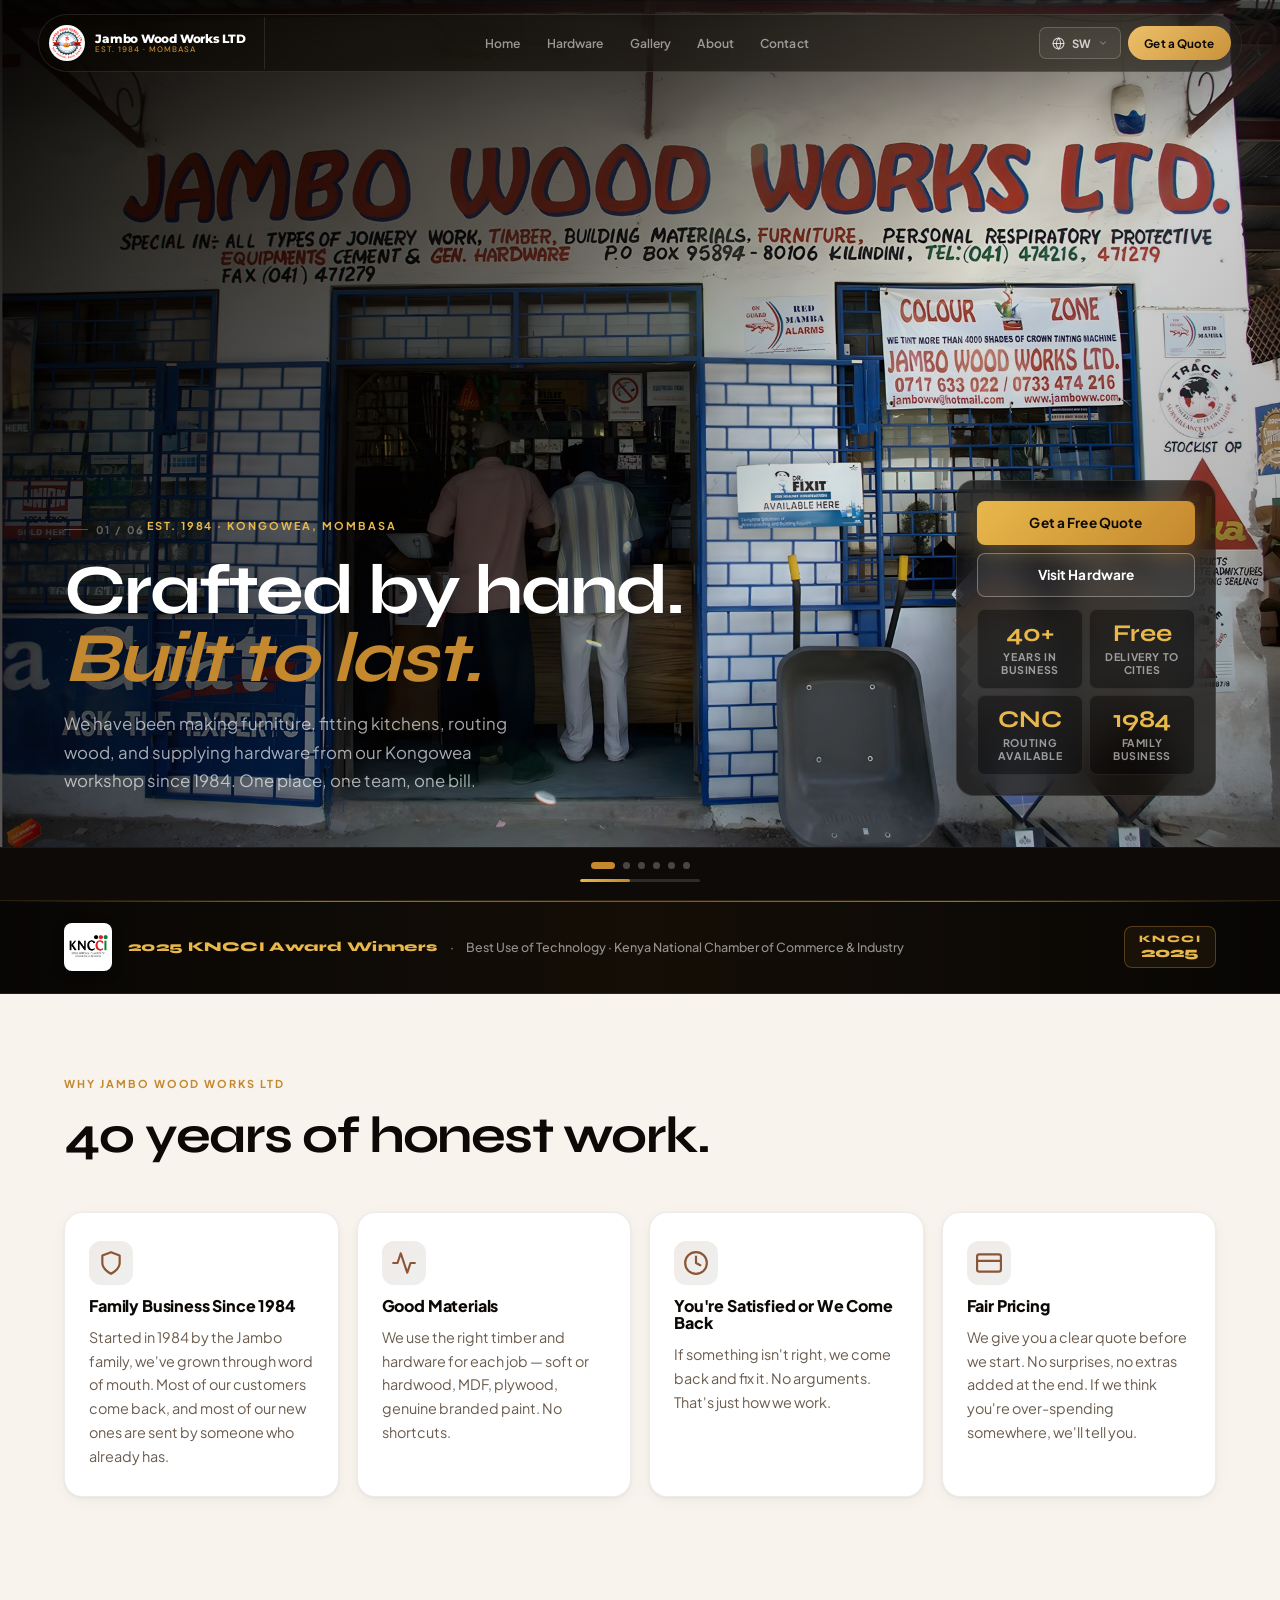
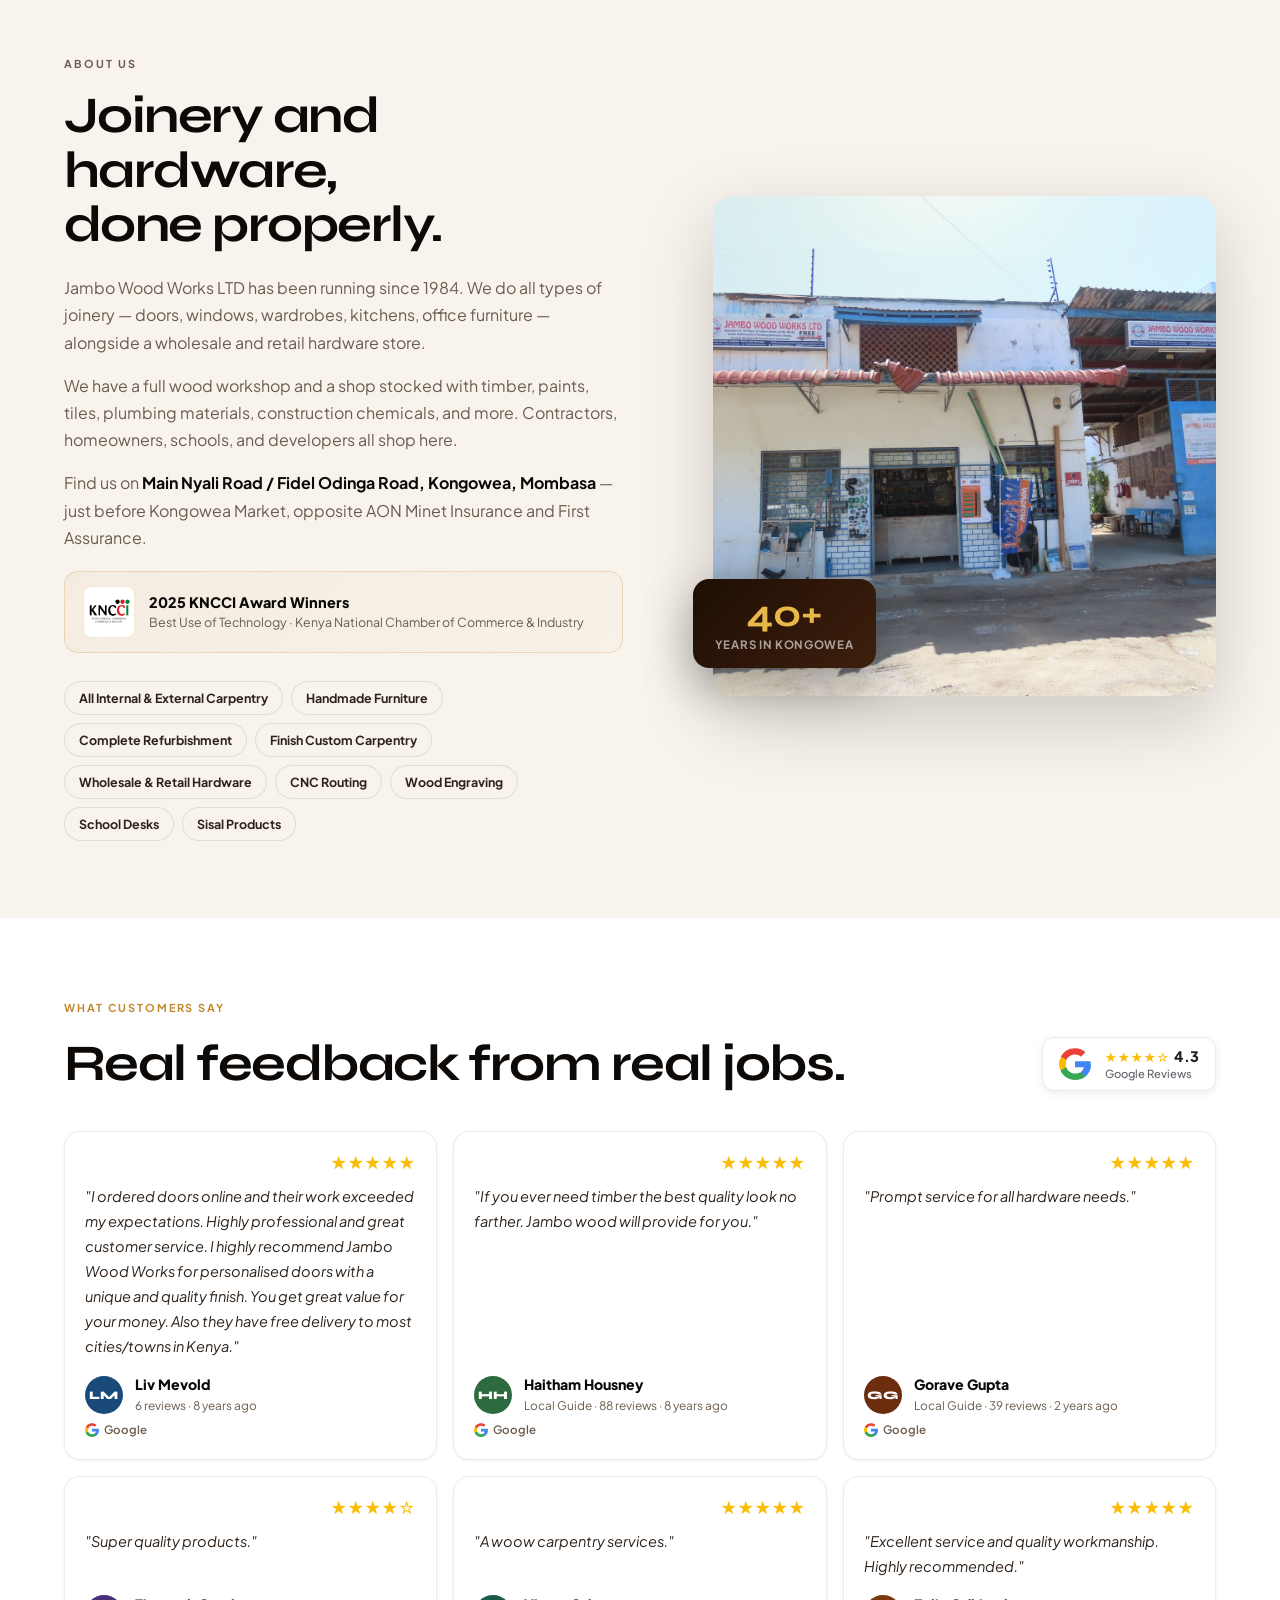
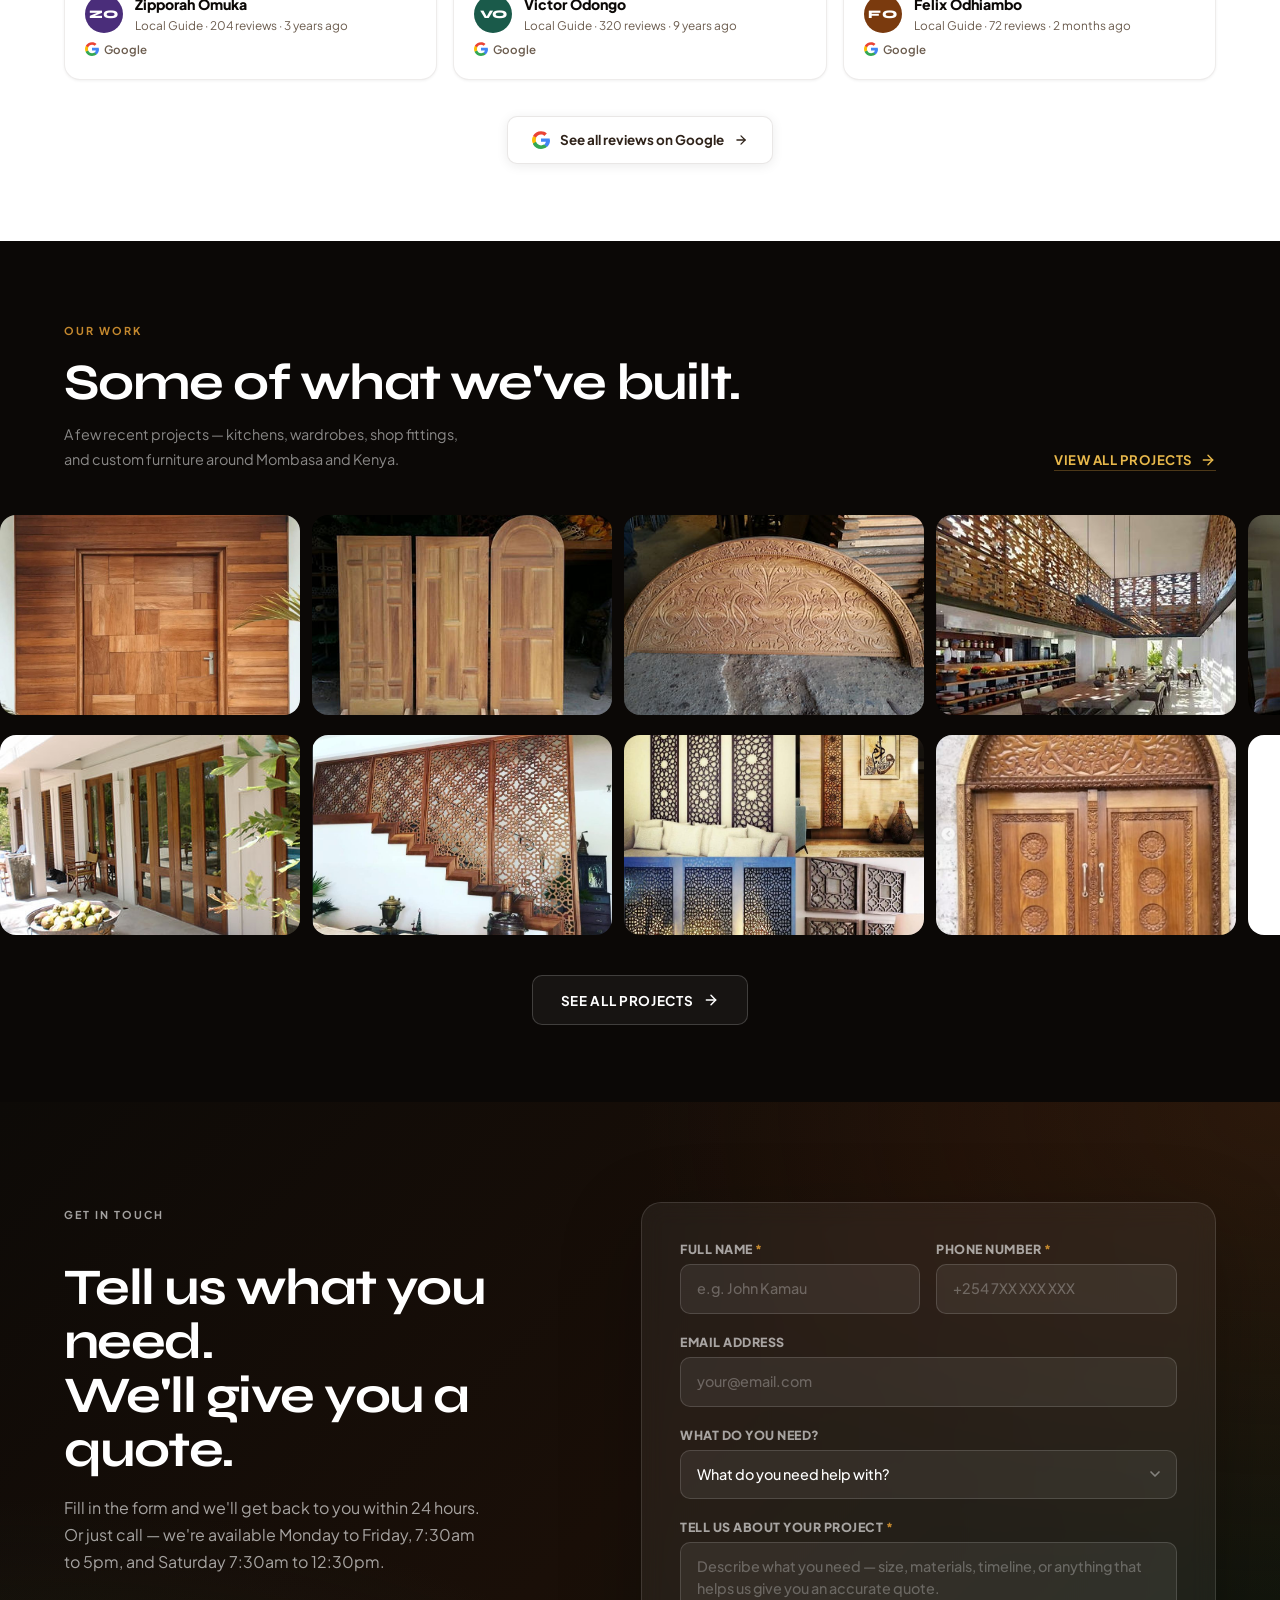
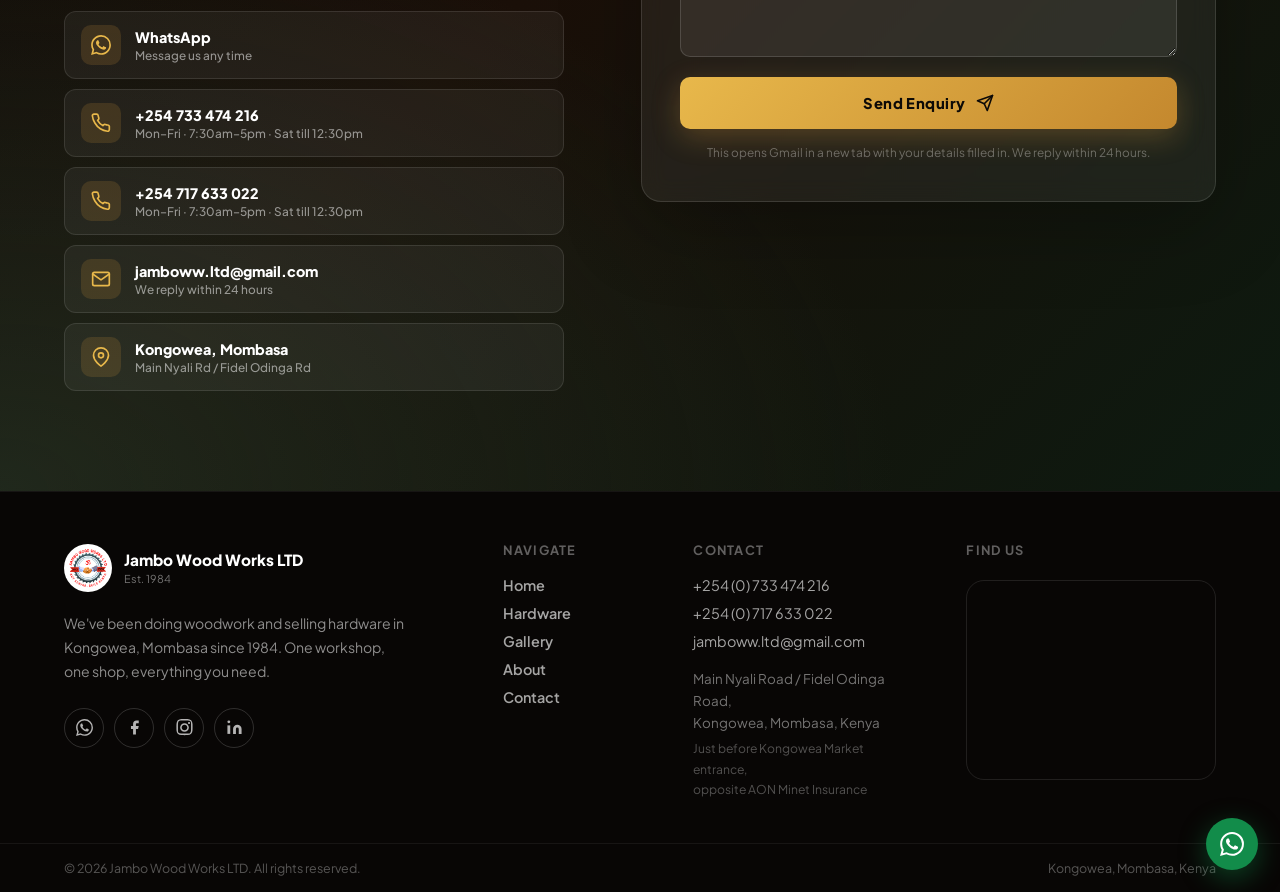
<file: index.html>
<!DOCTYPE html>
<html lang="en">
  <head>
    <meta charset="UTF-8" />
    <meta name="theme-color" content="#8b5636" />
    <meta name="viewport" content="width=device-width, initial-scale=1.0" />
    <meta name="description" content="Jambo Wood Works LTD — family business since 1984. Custom joinery, furniture, CNC routing, hardware supply & free delivery to major Kenya cities. Located in Kongowea, Mombasa." />
    <meta name="keywords" content="woodworking Mombasa, joinery Kenya, custom furniture, kitchen cabinets, wardrobes, hardware supply, timber, CNC routing, Kongowea" />
    <meta name="author" content="Jambo Wood Works LTD" />
    <meta property="og:title" content="Jambo Wood Works LTD | Joinery & Hardware Since 1984" />
    <meta property="og:description" content="Family-run joinery, custom woodwork, CNC routing, computerised paint tinting, and full hardware supply in Mombasa, Kenya. Free delivery to major cities." />
    <meta property="og:type" content="website" />
    <meta property="og:url" content="https://jamboww.co.ke/" />
    <meta property="og:image" content="https://jamboww.co.ke/assets/images/Workshop/workshop.jpg" />
    <meta name="twitter:card" content="summary_large_image" />
    <link rel="canonical" href="https://jamboww.co.ke/" />
    <link rel="icon" type="image/png" href="assets/images/Logo/jambo-logo-2024.png" />
    <title>Jambo Wood Works LTD | Joinery &amp; Hardware Since 1984 · Mombasa, Kenya</title>
    <link rel="preconnect" href="https://fonts.googleapis.com" />
    <link rel="preconnect" href="https://fonts.gstatic.com" crossorigin />
    <link href="https://fonts.googleapis.com/css2?family=Montserrat:wght@800&family=DM+Sans:wght@400;500;600&family=Plus+Jakarta+Sans:ital,wght@0,400;0,500;0,600;0,700;0,800;1,400;1,600;1,700&family=Syne:wght@400;500;600;700;800&display=swap" rel="stylesheet" />
        <!-- Sitemap reference -->
    <link rel="sitemap" type="application/xml" href="/sitemap.xml" />
    <!-- Google Analytics — replace GA_MEASUREMENT_ID with your ID e.g. G-XXXXXXXXXX -->
    <!-- <script async src="https://www.googletagmanager.com/gtag/js?id=GA_MEASUREMENT_ID"></script>
    <script>window.dataLayer=window.dataLayer||[];function gtag(){dataLayer.push(arguments);}gtag("js",new Date());gtag("config","GA_MEASUREMENT_ID");</script> -->
    <link rel="stylesheet" href="assets/css/styles.css?v=41" />
    <script type="application/ld+json">
    {
      "@context": "https://schema.org",
      "@type": "LocalBusiness",
      "name": "Jambo Wood Works LTD",
      "description": "Family business since 1984. Custom joinery, CNC routing, hardware supply, paints and building materials in Mombasa, Kenya.",
      "url": "https://jamboww.co.ke/",
      "telephone": ["+254733474216", "+254717633022"],
      "email": "jamboww.ltd@gmail.com",
      "address": {
        "@type": "PostalAddress",
        "streetAddress": "Main Nyali Road, Fidel Odinga Road, Kongowea",
        "addressLocality": "Mombasa",
        "addressCountry": "KE"
      },
      "openingHoursSpecification": [{
        "@type": "OpeningHoursSpecification",
        "dayOfWeek": ["Monday","Tuesday","Wednesday","Thursday","Friday"],
        "opens": "07:30",
        "closes": "17:00"
      },{
        "@type": "OpeningHoursSpecification",
        "dayOfWeek": ["Saturday"],
        "opens": "07:30",
        "closes": "12:30"
      }],
      "sameAs": [
        "https://wa.me/message/P3MMDNBS5KIHO1",
        "https://www.facebook.com/jambowoodworkslimited1984",
        "https://www.instagram.com/jambowoodworksltd/",
        "https://www.linkedin.com/in/jambo-wood-works-ltd-514b782a/"
      ],
      "foundingDate": "1984",
      "areaServed": { "@type": "Country", "name": "Kenya" }
    }
    </script>
  </head>
  <body>

    <!-- ============================================================
         LOADING SCREEN
         ============================================================ -->
    <div class="loader" id="loader" aria-hidden="true" style="display:none">
      <div class="loader-inner">
        <video
          class="loader-video"
          src="assets/videos/preloader.mp4"
          id="loader-video"
          autoplay
          muted
          playsinline
          preload="auto"
        ></video>
        <div class="loader-bar"><div class="loader-fill" id="loader-fill"></div></div>
      </div>
    </div>

    <!-- ============================================================
         HEADER
         ============================================================ -->
    <header class="site-header" data-header>
      <a class="brand" href="index.html" aria-label="Jambo Wood Works LTD home">
        <span class="brand-logo-wrap">
          <img src="assets/images/Logo/jambo-logo-2024.png" alt="Jambo Wood Works LTD" fetchpriority="high" decoding="async" width="256" height="254" />
        </span>
        <span class="brand-text">
          <strong>Jambo Wood Works LTD</strong><small>Est. 1984 · Mombasa</small>
        </span>
      </a>

      <nav class="desktop-nav" aria-label="Primary navigation">
        <a class="active" href="index.html" data-i18n="nav-home">Home</a>
        <a href="hardware.html" data-i18n="nav-hardware">Hardware</a>
        <a href="gallery.html" data-i18n="nav-projects">Gallery</a>
        <a href="about.html">About</a>
        <a href="contact.html" data-i18n="nav-contact">Contact</a>
      </nav>

      <div class="nav-right">
        <div class="nav-translate" data-translate-wrap>
          <button class="nav-translate-btn" data-translate-toggle aria-label="Translate">
            <svg viewBox="0 0 24 24" width="13" height="13" fill="none" stroke="currentColor" stroke-width="2" stroke-linecap="round" stroke-linejoin="round"><circle cx="12" cy="12" r="10"/><line x1="2" y1="12" x2="22" y2="12"/><path d="M12 2a15.3 15.3 0 0 1 4 10 15.3 15.3 0 0 1-4 10 15.3 15.3 0 0 1-4-10 15.3 15.3 0 0 1 4-10z"/></svg>
            <span data-translate-target>EN</span>
            <svg class="tl-btn-chevron" viewBox="0 0 24 24" width="10" height="10" fill="none" stroke="currentColor" stroke-width="2.5" stroke-linecap="round" stroke-linejoin="round"><polyline points="6 9 12 15 18 9"/></svg>
          </button>
          <div class="nav-translate-dropdown" data-translate-dropdown hidden>
            <button class="tl-opt tl-active" data-lang="en"><span class="tl-flag">🇬🇧</span><span class="tl-name">English</span><span class="tl-code">EN</span></button>
            <button class="tl-opt" data-lang="sw"><span class="tl-flag">🇰🇪</span><span class="tl-name">Kiswahili</span><span class="tl-code">SWA</span></button>
          </div>
        </div>
        <a class="nav-cta" href="https://wa.me/message/P3MMDNBS5KIHO1" target="_blank" rel="noreferrer" data-i18n="nav-cta">Get a Quote</a>
      </div>

      <button class="menu-toggle" type="button" data-menu-toggle aria-label="Open menu" aria-expanded="false">
        <span></span><span></span>
      </button>
    </header>

    <!-- Mobile menu -->
    <div class="mobile-menu" data-mobile-menu>

      <!-- Top bar: brand left, close right -->
      <div class="mm-top">
        <a class="mm-brand" href="index.html">
          <img src="assets/images/Logo/jambo-logo-2024.png" alt="Jambo Wood Works LTD" loading="lazy" decoding="async" width="256" height="254" />
          <div>
            <strong>Jambo Wood Works LTD</strong><small>Est. 1984 · Mombasa</small>
          </div>
        </a>
        <button class="mm-close" data-menu-toggle aria-label="Close menu">
          <svg viewBox="0 0 24 24" width="18" height="18" fill="none" stroke="currentColor" stroke-width="2.5" stroke-linecap="round"><line x1="18" y1="6" x2="6" y2="18"/><line x1="6" y1="6" x2="18" y2="18"/></svg>
        </button>
      </div>

      <!-- Language toggle — small pill below brand -->
      <div class="mm-lang">
        <button class="mm-lang-btn" data-translate-toggle aria-label="Switch language">
          <svg viewBox="0 0 24 24" width="14" height="14" fill="none" stroke="currentColor" stroke-width="2" stroke-linecap="round" stroke-linejoin="round"><circle cx="12" cy="12" r="10"/><line x1="2" y1="12" x2="22" y2="12"/><path d="M12 2a15.3 15.3 0 0 1 4 10 15.3 15.3 0 0 1-4 10 15.3 15.3 0 0 1-4-10 15.3 15.3 0 0 1 4-10z"/></svg>
          <span data-translate-target>EN</span>
          <svg viewBox="0 0 24 24" width="10" height="10" fill="none" stroke="currentColor" stroke-width="2.5" stroke-linecap="round" stroke-linejoin="round"><polyline points="6 9 12 15 18 9"/></svg>
        </button>
      </div>

      <!-- Centered nav links -->
      <nav class="mm-nav" aria-label="Mobile navigation">
        <a href="index.html" data-i18n="nav-home">Home</a>
        <a href="hardware.html" data-i18n="nav-hardware">Hardware</a>
        <a href="gallery.html" data-i18n="nav-projects">Gallery</a>
        <a href="about.html">About</a>
        <a href="contact.html" data-i18n="nav-contact">Contact</a>
      </nav>

      <!-- Full-width gold CTA at bottom -->
      <div class="mm-footer">
        <a class="mm-cta" href="https://wa.me/message/P3MMDNBS5KIHO1" target="_blank" rel="noreferrer" data-i18n="nav-cta">Get a Quote</a>
      </div>

    </div>

    <main>

      <!-- ============================================================
           WORKSHOP SHOWCASE — cinematic 1-at-a-time slideshow / HERO
           ============================================================ -->
      <section class="workshop" id="home" data-workshop>

        <!-- Slide stack -->
        <div class="ws-slides" data-ws-slides>

          <!-- 01 — The Workshop Floor -->
          <div class="ws-slide is-active" data-anim="wipe-right">
            <div class="ws-slide-img">
              <img src="assets/images/Workshop/workshop.jpg" alt="Jambo Wood Works LTD workshop floor" fetchpriority="high" decoding="async" width="1920" height="1280" />
            </div>
            <div class="ws-slide-overlay"></div>
                        <div class="ws-slide-content">
              <div class="ws-slide-left">
                <span class="ws-num">01 / 06</span>
                <p class="label label-light" data-i18n="h01-label">Est. 1984 · Kongowea, Mombasa</p>
                <h2 data-i18n="h01-h2">Crafted by hand.<br><em>Built to last.</em></h2>
                <p data-i18n="h01-p">We have been making furniture, fitting kitchens, routing wood, and supplying hardware from our Kongowea workshop since 1984. One place, one team, one bill.</p>
              </div>
              <div class="ws-slide-right">
                <div class="ws-hero-actions">
                  <a class="btn btn-gold-hero" href="https://wa.me/message/P3MMDNBS5KIHO1" target="_blank" rel="noreferrer" data-i18n="h01-btn1">Get a Free Quote</a>
                  <a class="btn btn-outline-hero" href="hardware.html" data-i18n="h01-btn2">Visit Hardware</a>
                </div>
                <div class="ws-stats">
                  <div class="ws-stat"><strong>40+</strong><span data-i18n="h01-stat1">Years in Business</span></div>
                  <div class="ws-stat"><strong>Free</strong><span data-i18n="h01-stat2">Delivery to Cities</span></div>
                  <div class="ws-stat"><strong>CNC</strong><span data-i18n="h01-stat3">Routing Available</span></div>
                  <div class="ws-stat"><strong>1984</strong><span data-i18n="h01-stat4">Family Business</span></div>
                </div>
              </div>
            </div>
          </div>

          <!-- 02 — Hardware Store -->
          <div class="ws-slide" data-anim="zoom-in">
            <div class="ws-slide-img">
              <img src="assets/images/Hardware/Hardware (30).jpeg" alt="Jambo Wood Works hardware store" fetchpriority="high" decoding="async" width="1920" height="1920" />
            </div>
            <div class="ws-slide-overlay"></div>
            <div class="ws-slide-content">
              <div class="ws-slide-left">
                <span class="ws-num">02 / 06</span>
                <p class="label label-light" data-i18n="h02-label">Hardware Store</p>
                <h2 data-i18n="h02-h2">Everything You Need, In Stock</h2>
                <p data-i18n="h02-p">From timber and steel profiles to paints, adhesives, tiles, plumbing materials, and construction chemicals — our hardware store has it all under one roof. Wholesale and retail, walk in any day.</p>
              </div>
              <div class="ws-slide-right">
                <div class="ws-hero-actions">
                  <a class="btn btn-gold-hero" href="hardware.html" data-i18n="h02-btn1">Browse Hardware</a>
                  <a class="btn btn-outline-hero" href="https://wa.me/message/P3MMDNBS5KIHO1?text=Hi%2C%20I%27d%20like%20to%20enquire%20about%20hardware." target="_blank" rel="noreferrer" data-i18n="h02-btn2">WhatsApp Us</a>
                </div>
                <div class="ws-slide-badge">
                  <svg viewBox="0 0 24 24" width="22" height="22" fill="none" stroke="currentColor" stroke-width="1.8" stroke-linecap="round" stroke-linejoin="round"><rect x="2" y="7" width="20" height="14" rx="2"/><path d="M16 7V5a2 2 0 0 0-2-2h-4a2 2 0 0 0-2 2v2"/><line x1="12" y1="12" x2="12" y2="16"/><line x1="10" y1="14" x2="14" y2="14"/></svg>
                  <span data-i18n="h02-badge">Timber · Paints · Tiles · Plumbing · Steel Profiles · Construction Chemicals</span>
                </div>
              </div>
            </div>
          </div>

           <!-- 03 — CNC Routing -->
<div class="ws-slide" data-anim="slide-up">
  <div class="ws-slide-img">
      <img src="assets/images/Workshop/Workshop (45).jpeg" alt="Jambo Wood Works LTD workshop floor" fetchpriority="high" decoding="async" width="1920" height="1280" />
  </div>

  <div class="ws-slide-overlay"></div>

  <div class="ws-slide-content">
    <div class="ws-slide-left">
      <span class="ws-num">03 / 06</span>

      <p class="label label-light" data-i18n="h03-label">
        CNC Area
      </p>

      <h2 data-i18n="h03-h2">
        Precision CNC Routing
      </h2>

      <p data-i18n="h03-p">
        Got a design that needs precision cutting? We route wood panels,
        signs, furniture parts, and decorative pieces to your exact specifications.
      </p>
    </div>

    <div class="ws-slide-right">
      <div class="ws-hero-actions">

        <a
          class="btn btn-gold-hero"
          href="https://wa.me/message/P3MMDNBS5KIHO1?text=Hi%2C%20I%27d%20like%20a%20quote%20for%20CNC%20routing."
          target="_blank"
          rel="noreferrer"
          data-i18n="h03-btn1"
        >
          Get CNC Quote
        </a>

        <a
          class="btn btn-outline-hero"
          href="#services"
          data-i18n="h03-btn2"
        >
          See All Services
        </a>

      </div>

      <div class="ws-slide-badge">

        <svg
          viewBox="0 0 24 24"
          width="22"
          height="22"
          fill="none"
          stroke="currentColor"
          stroke-width="1.8"
          stroke-linecap="round"
          stroke-linejoin="round"
        >
          <circle cx="12" cy="12" r="3"/>
          <path d="M19.07 4.33a10 10 0 0 1 0 14.14"/>
          <path d="M4.33 4.33a10 10 0 0 0 0 14.14"/>
        </svg>

        <span data-i18n="h03-badge">
          Decorative Panels · Signage · Furniture Parts · Wood Engraving · Custom Shapes
        </span>

      </div>
    </div>
  </div>
</div>

          <!-- 04 — Paint & Tinting Bay -->
          <div class="ws-slide" data-anim="wipe-left">
            <div class="ws-slide-img">
              <img src="assets/images/Workshop/Workshop (22).jpeg" alt="Workshop and materials" fetchpriority="high" decoding="async" width="1920" height="1920" />
            </div>
            <div class="ws-slide-overlay"></div>
            <div class="ws-slide-content">
              <div class="ws-slide-left">
                <span class="ws-num">04 / 06</span>
                <p class="label label-light" data-i18n="h04-label">Paint Bay</p>
                <h2 data-i18n="h04-h2">Computerised Paint Tinting</h2>
                <p data-i18n="h04-p">We carry Sika, Crown Paints, Plascon, Basco, and more. Bring in any colour — a chip, a photo, or a RAL code — and our tinting machine will mix it on the spot.</p>
              </div>
              <div class="ws-slide-right">
                <div class="ws-hero-actions">
                  <a class="btn btn-gold-hero" href="hardware.html" data-i18n="h04-btn1">Browse Paints</a>
                  <a class="btn btn-outline-hero" href="https://wa.me/message/P3MMDNBS5KIHO1?text=Hi%2C%20I%27d%20like%20to%20enquire%20about%20paint%20tinting." target="_blank" rel="noreferrer" data-i18n="h04-btn2">Enquire About Tinting</a>
                </div>
                <div class="ws-slide-badge">
                  <svg viewBox="0 0 24 24" width="22" height="22" fill="none" stroke="currentColor" stroke-width="1.8" stroke-linecap="round" stroke-linejoin="round"><path d="M12 22C6.5 22 2 17.5 2 12S6.5 2 12 2s10 4.5 10 10"/><path d="m20 12-8-8"/><path d="M18.4 18.4 22 22"/></svg>
                  <span data-i18n="h04-badge">Sika · Crown Paints · Plascon · Basco · Any Colour Mixed On-Site</span>
                </div>
              </div>
            </div>
          </div>

          <!-- 05 — Kitchen & Cabinetry Fitting -->
          <div class="ws-slide" data-anim="zoom-out">
            <div class="ws-slide-img">
              <img src="assets/images/Workshop/Workshop (42).jpeg" alt="Workshop operations" fetchpriority="high" decoding="async" width="1536" height="1152" />
            </div>
            <div class="ws-slide-overlay"></div>
            <div class="ws-slide-content">
              <div class="ws-slide-left">
                <span class="ws-num">05 / 06</span>
                <p class="label label-light" data-i18n="h05-label">Joinery</p>
                <h2 data-i18n="h05-h2">Kitchen &amp; Cabinet Fitting</h2>
                <p data-i18n="h05-p">We measure, build, and fit kitchens, wardrobes, office desks, shop counters, and display units. Come to our showroom or we'll visit your site.</p>
              </div>
              <div class="ws-slide-right">
                <div class="ws-hero-actions">
                  <a class="btn btn-gold-hero" href="https://wa.me/message/P3MMDNBS5KIHO1?text=Hi%2C%20I%27d%20like%20a%20quote%20for%20kitchen%20or%20cabinet%20fitting." target="_blank" rel="noreferrer" data-i18n="h05-btn1">Get a Fitting Quote</a>
                  <a class="btn btn-outline-hero" href="#services" data-i18n="h05-btn2">View All Services</a>
                </div>
                <div class="ws-slide-badge">
                  <svg viewBox="0 0 24 24" width="22" height="22" fill="none" stroke="currentColor" stroke-width="1.8" stroke-linecap="round" stroke-linejoin="round"><path d="M3 9l9-7 9 7v11a2 2 0 0 1-2 2H5a2 2 0 0 1-2-2z"/><polyline points="9 22 9 12 15 12 15 22"/></svg>
                  <span data-i18n="h05-badge">Kitchens · Wardrobes · Office Desks · Shop Counters · Display Units</span>
                </div>
              </div>
            </div>
          </div>

          <!-- 06 — Site Visits & Consultation -->
          <div class="ws-slide" data-anim="slide-up">
            <div class="ws-slide-img">
              <img src="assets/images/Workshop/Workshop (9).jpeg" alt="Workshop and site visits" fetchpriority="high" decoding="async" width="867" height="646" />
            </div>
            <div class="ws-slide-overlay"></div>
            <div class="ws-slide-content">
              <div class="ws-slide-left">
                <span class="ws-num">06 / 06</span>
                <p class="label label-light" data-i18n="h06-label">Site Visits</p>
                <h2 data-i18n="h06-h2">We Come to You</h2>
                <p data-i18n="h06-p">Not sure what you need or how much it'll cost? Call us and we'll come to your site, measure up, and give you a straight quote — no charge.</p>
              </div>
              <div class="ws-slide-right">
                <div class="ws-hero-actions">
                  <a class="btn btn-gold-hero" href="https://wa.me/message/P3MMDNBS5KIHO1?text=Hi%2C%20I%27d%20like%20to%20book%20a%20site%20visit." target="_blank" rel="noreferrer" data-i18n="h06-btn1">Book a Site Visit</a>
                  <a class="btn btn-outline-hero" href="tel:+254733474216" data-i18n="h06-btn2">Call +254 733 474 216</a>
                </div>
                <div class="ws-slide-badge">
                  <svg viewBox="0 0 24 24" width="22" height="22" fill="none" stroke="currentColor" stroke-width="1.8" stroke-linecap="round" stroke-linejoin="round"><path d="M21 10c0 7-9 13-9 13s-9-6-9-13a9 9 0 0 1 18 0z"/><circle cx="12" cy="10" r="3"/></svg>
                  <span data-i18n="h06-badge">Free Site Visit · Measurement &amp; Quote · Mombasa &amp; Nationwide</span>
                </div>
              </div>
            </div>
          </div>

        </div><!-- /ws-slides -->

        <!-- Controls -->
        <div class="ws-controls">
          <div class="ws-dots" data-ws-thumbs>
            <button class="ws-dot is-active" data-index="0" aria-label="Workshop floor"></button>
            <button class="ws-dot" data-index="1" aria-label="Timber stock"></button>
            <button class="ws-dot" data-index="2" aria-label="CNC routing"></button>
            <button class="ws-dot" data-index="3" aria-label="Paint tinting"></button>
            <button class="ws-dot" data-index="4" aria-label="Cabinet fitting"></button>
            <button class="ws-dot" data-index="5" aria-label="Site visits"></button>
          </div>
          <div class="ws-progress-bar"><div class="ws-progress-fill" data-ws-progress></div></div>
        </div>

      </section>

      <!-- ============================================================
           AWARD STRIP
           ============================================================ -->
      <div class="award-strip">
        <div class="award-strip-inner">
          <img src="assets/images/Logo/kncci.jpg" alt="KNCCI logo" class="award-kncci-logo" loading="lazy" decoding="async" width="606" height="606" />
          <div class="award-copy">
            <strong>2025 KNCCI Award Winners</strong>
            <span class="award-divider" aria-hidden="true">·</span>
            <span>Best Use of Technology · Kenya National Chamber of Commerce &amp; Industry</span>
          </div>
          <div class="award-badge">
            <span>KNCCI</span>
            <span>2025</span>
          </div>
        </div>
      </div>

      <!-- ============================================================
           WHY US
           ============================================================ -->
      <section class="why-us" id="services">
        <div class="why-us-inner">
          <div class="why-head">
            <p class="label" data-i18n="why-label">Why Jambo Wood Works LTD</p>
            <h2 data-i18n="why-h2">40 years of honest work.</h2>
          </div>
          <div class="why-grid">
            <div class="why-card">
              <div class="why-icon"><svg viewBox="0 0 24 24" width="26" height="26" fill="none" stroke="currentColor" stroke-width="2" stroke-linecap="round" stroke-linejoin="round"><path d="M12 22s8-4 8-10V5l-8-3-8 3v7c0 6 8 10 8 10z"/></svg></div>
              <h3 data-i18n="why1-h3">Family Business Since 1984</h3>
              <p data-i18n="why1-p">Started in 1984 by the Jambo family, we've grown through word of mouth. Most of our customers come back, and most of our new ones are sent by someone who already has.</p>
            </div>
            <div class="why-card">
              <div class="why-icon"><svg viewBox="0 0 24 24" width="26" height="26" fill="none" stroke="currentColor" stroke-width="2" stroke-linecap="round" stroke-linejoin="round"><polyline points="22 12 18 12 15 21 9 3 6 12 2 12"/></svg></div>
              <h3 data-i18n="why2-h3">Good Materials</h3>
              <p data-i18n="why2-p">We use the right timber and hardware for each job — soft or hardwood, MDF, plywood, genuine branded paint. No shortcuts.</p>
            </div>
            <div class="why-card">
              <div class="why-icon"><svg viewBox="0 0 24 24" width="26" height="26" fill="none" stroke="currentColor" stroke-width="2" stroke-linecap="round" stroke-linejoin="round"><circle cx="12" cy="12" r="10"/><polyline points="12 6 12 12 16 14"/></svg></div>
              <h3 data-i18n="why3-h3">You're Satisfied or We Come Back</h3>
              <p data-i18n="why3-p">If something isn't right, we come back and fix it. No arguments. That's just how we work.</p>
            </div>
            <div class="why-card">
              <div class="why-icon"><svg viewBox="0 0 24 24" width="26" height="26" fill="none" stroke="currentColor" stroke-width="2" stroke-linecap="round" stroke-linejoin="round"><rect x="1" y="4" width="22" height="16" rx="2" ry="2"/><line x1="1" y1="10" x2="23" y2="10"/></svg></div>
              <h3 data-i18n="why4-h3">Fair Pricing</h3>
              <p data-i18n="why4-p">We give you a clear quote before we start. No surprises, no extras added at the end. If we think you're over-spending somewhere, we'll tell you.</p>
            </div>
          </div>
        </div>
      </section>

      <!-- ============================================================
           ABOUT
           ============================================================ -->
      <section class="about-section" id="about">
        <div class="about-inner">
          <div class="about-copy">
            <p class="label" data-i18n="about-label">About Us</p>
            <h2 data-i18n="about-h2">Joinery and hardware,<br>done properly.</h2>
            <p data-i18n="about-p1">Jambo Wood Works LTD has been running since 1984. We do all types of joinery — doors, windows, wardrobes, kitchens, office furniture — alongside a wholesale and retail hardware store.</p>
            <p data-i18n="about-p2">We have a full wood workshop and a shop stocked with timber, paints, tiles, plumbing materials, construction chemicals, and more. Contractors, homeowners, schools, and developers all shop here.</p>
            <p data-i18n="about-p3">Find us on <strong>Main Nyali Road / Fidel Odinga Road, Kongowea, Mombasa</strong> — just before Kongowea Market, opposite AON Minet Insurance and First Assurance.</p>

            <div class="about-award">
              <img src="assets/images/Logo/kncci.jpg" alt="KNCCI logo" class="about-award-logo" loading="lazy" decoding="async" width="606" height="606" />
              <div class="about-award-text">
                <strong>2025 KNCCI Award Winners</strong>
                <span>Best Use of Technology · Kenya National Chamber of Commerce &amp; Industry</span>
              </div>
            </div>

            <div class="about-tags">
              <span>All Internal &amp; External Carpentry</span>
              <span>Handmade Furniture</span>
              <span>Complete Refurbishment</span>
              <span>Finish Custom Carpentry</span>
              <span>Wholesale &amp; Retail Hardware</span>
              <span>CNC Routing</span>
              <span>Wood Engraving</span>
              <span>School Desks</span>
              <span>Sisal Products</span>
            </div>
          </div>
          <div class="about-image-stack">
            <div class="about-img-main">
              <img src="assets/images/Workshop/Workshop (10).jpeg" alt="Jambo Wood Works LTD workshop" loading="lazy" decoding="async" width="867" height="860" />
            </div>
            <div class="about-img-badge">
              <strong>40+</strong>
              <span data-i18n="about-badge-span">Years in Kongowea</span>
            </div>
          </div>
        </div>
      </section>

      <!-- ============================================================
           CUSTOMER REVIEWS
           ============================================================ -->
      <section class="reviews-section">
        <div class="reviews-inner">

          <div class="reviews-head">
            <div class="reviews-head-left">
              <p class="label">What Customers Say</p>
              <h2>Real feedback from real jobs.</h2>
            </div>
            <a class="reviews-google-badge" href="https://www.google.com/search?q=Jambo+Wood+Works+Ltd+Kongowea+Mombasa" target="_blank" rel="noreferrer" aria-label="View on Google Reviews">
              <svg class="google-logo" viewBox="0 0 48 48" xmlns="http://www.w3.org/2000/svg" aria-hidden="true">
                <path fill="#4285F4" d="M47.5 24.5c0-1.6-.1-3.2-.4-4.7H24v9h13.2c-.6 3-2.3 5.5-4.3 7.2v6h7.9c4.6-4.3 7.3-10.6 7.3-17.5z"/>
                <path fill="#34A853" d="M24 48c6.5 0 11.9-2.1 15.9-5.8l-7.9-6c-2.1 1.4-4.8 2.2-7.9 2.2-6.1 0-11.3-4.1-13.1-9.6H2.7v6.2C6.7 42.9 14.8 48 24 48z"/>
                <path fill="#FBBC05" d="M10.9 28.8c-.5-1.4-.7-2.9-.7-4.4s.3-3 .7-4.4v-6.2H2.7C1 17.2 0 20.5 0 24s1 6.8 2.7 9.2l8.2-4.4z"/>
                <path fill="#EA4335" d="M24 9.6c3.4 0 6.5 1.2 8.9 3.5l6.6-6.6C35.9 2.8 30.5.5 24 .5 14.8.5 6.7 5.6 2.7 13.2l8.2 4.4C12.7 13.7 17.9 9.6 24 9.6z"/>
              </svg>
              <div class="google-badge-info">
                <div class="google-stars">
                  <span>★★★★☆</span>
                  <strong>4.3</strong>
                </div>
                <span class="google-count">Google Reviews</span>
              </div>
            </a>
          </div>

          <div class="reviews-grid">

            <article class="review-card">
              <div class="review-stars" aria-label="5 out of 5 stars">★★★★★</div>
              <p class="review-text">"I ordered doors online and their work exceeded my expectations. Highly professional and great customer service. I highly recommend Jambo Wood Works for personalised doors with a unique and quality finish. You get great value for your money. Also they have free delivery to most cities/towns in Kenya."</p>
              <div class="review-author">
                <div class="review-avatar" style="background: #1a4a7a;">LM</div>
                <div>
                  <strong>Liv Mevold</strong>
                  <span>6 reviews · 8 years ago</span>
                </div>
              </div>
              <div class="review-source">
                <svg viewBox="0 0 48 48" width="14" height="14" xmlns="http://www.w3.org/2000/svg" aria-hidden="true"><path fill="#4285F4" d="M47.5 24.5c0-1.6-.1-3.2-.4-4.7H24v9h13.2c-.6 3-2.3 5.5-4.3 7.2v6h7.9c4.6-4.3 7.3-10.6 7.3-17.5z"/><path fill="#34A853" d="M24 48c6.5 0 11.9-2.1 15.9-5.8l-7.9-6c-2.1 1.4-4.8 2.2-7.9 2.2-6.1 0-11.3-4.1-13.1-9.6H2.7v6.2C6.7 42.9 14.8 48 24 48z"/><path fill="#FBBC05" d="M10.9 28.8c-.5-1.4-.7-2.9-.7-4.4s.3-3 .7-4.4v-6.2H2.7C1 17.2 0 20.5 0 24s1 6.8 2.7 9.2l8.2-4.4z"/><path fill="#EA4335" d="M24 9.6c3.4 0 6.5 1.2 8.9 3.5l6.6-6.6C35.9 2.8 30.5.5 24 .5 14.8.5 6.7 5.6 2.7 13.2l8.2 4.4C12.7 13.7 17.9 9.6 24 9.6z"/></svg>
                <span>Google</span>
              </div>
            </article>

            <article class="review-card">
              <div class="review-stars" aria-label="5 out of 5 stars">★★★★★</div>
              <p class="review-text">"If you ever need timber the best quality look no farther. Jambo wood will provide for you."</p>
              <div class="review-author">
                <div class="review-avatar" style="background: #2d6a3f;">HH</div>
                <div>
                  <strong>Haitham Housney</strong>
                  <span>Local Guide · 88 reviews · 8 years ago</span>
                </div>
              </div>
              <div class="review-source">
                <svg viewBox="0 0 48 48" width="14" height="14" xmlns="http://www.w3.org/2000/svg" aria-hidden="true"><path fill="#4285F4" d="M47.5 24.5c0-1.6-.1-3.2-.4-4.7H24v9h13.2c-.6 3-2.3 5.5-4.3 7.2v6h7.9c4.6-4.3 7.3-10.6 7.3-17.5z"/><path fill="#34A853" d="M24 48c6.5 0 11.9-2.1 15.9-5.8l-7.9-6c-2.1 1.4-4.8 2.2-7.9 2.2-6.1 0-11.3-4.1-13.1-9.6H2.7v6.2C6.7 42.9 14.8 48 24 48z"/><path fill="#FBBC05" d="M10.9 28.8c-.5-1.4-.7-2.9-.7-4.4s.3-3 .7-4.4v-6.2H2.7C1 17.2 0 20.5 0 24s1 6.8 2.7 9.2l8.2-4.4z"/><path fill="#EA4335" d="M24 9.6c3.4 0 6.5 1.2 8.9 3.5l6.6-6.6C35.9 2.8 30.5.5 24 .5 14.8.5 6.7 5.6 2.7 13.2l8.2 4.4C12.7 13.7 17.9 9.6 24 9.6z"/></svg>
                <span>Google</span>
              </div>
            </article>

            <article class="review-card">
              <div class="review-stars" aria-label="5 out of 5 stars">★★★★★</div>
              <p class="review-text">"Prompt service for all hardware needs."</p>
              <div class="review-author">
                <div class="review-avatar" style="background: #6b2d0e;">GG</div>
                <div>
                  <strong>Gorave Gupta</strong>
                  <span>Local Guide · 39 reviews · 2 years ago</span>
                </div>
              </div>
              <div class="review-source">
                <svg viewBox="0 0 48 48" width="14" height="14" xmlns="http://www.w3.org/2000/svg" aria-hidden="true"><path fill="#4285F4" d="M47.5 24.5c0-1.6-.1-3.2-.4-4.7H24v9h13.2c-.6 3-2.3 5.5-4.3 7.2v6h7.9c4.6-4.3 7.3-10.6 7.3-17.5z"/><path fill="#34A853" d="M24 48c6.5 0 11.9-2.1 15.9-5.8l-7.9-6c-2.1 1.4-4.8 2.2-7.9 2.2-6.1 0-11.3-4.1-13.1-9.6H2.7v6.2C6.7 42.9 14.8 48 24 48z"/><path fill="#FBBC05" d="M10.9 28.8c-.5-1.4-.7-2.9-.7-4.4s.3-3 .7-4.4v-6.2H2.7C1 17.2 0 20.5 0 24s1 6.8 2.7 9.2l8.2-4.4z"/><path fill="#EA4335" d="M24 9.6c3.4 0 6.5 1.2 8.9 3.5l6.6-6.6C35.9 2.8 30.5.5 24 .5 14.8.5 6.7 5.6 2.7 13.2l8.2 4.4C12.7 13.7 17.9 9.6 24 9.6z"/></svg>
                <span>Google</span>
              </div>
            </article>

            <article class="review-card">
              <div class="review-stars" aria-label="4 out of 5 stars">★★★★☆</div>
              <p class="review-text">"Super quality products."</p>
              <div class="review-author">
                <div class="review-avatar" style="background: #4a2d7a;">ZO</div>
                <div>
                  <strong>Zipporah Omuka</strong>
                  <span>Local Guide · 204 reviews · 3 years ago</span>
                </div>
              </div>
              <div class="review-source">
                <svg viewBox="0 0 48 48" width="14" height="14" xmlns="http://www.w3.org/2000/svg" aria-hidden="true"><path fill="#4285F4" d="M47.5 24.5c0-1.6-.1-3.2-.4-4.7H24v9h13.2c-.6 3-2.3 5.5-4.3 7.2v6h7.9c4.6-4.3 7.3-10.6 7.3-17.5z"/><path fill="#34A853" d="M24 48c6.5 0 11.9-2.1 15.9-5.8l-7.9-6c-2.1 1.4-4.8 2.2-7.9 2.2-6.1 0-11.3-4.1-13.1-9.6H2.7v6.2C6.7 42.9 14.8 48 24 48z"/><path fill="#FBBC05" d="M10.9 28.8c-.5-1.4-.7-2.9-.7-4.4s.3-3 .7-4.4v-6.2H2.7C1 17.2 0 20.5 0 24s1 6.8 2.7 9.2l8.2-4.4z"/><path fill="#EA4335" d="M24 9.6c3.4 0 6.5 1.2 8.9 3.5l6.6-6.6C35.9 2.8 30.5.5 24 .5 14.8.5 6.7 5.6 2.7 13.2l8.2 4.4C12.7 13.7 17.9 9.6 24 9.6z"/></svg>
                <span>Google</span>
              </div>
            </article>

            <article class="review-card">
              <div class="review-stars" aria-label="5 out of 5 stars">★★★★★</div>
              <p class="review-text">"A woow carpentry services."</p>
              <div class="review-author">
                <div class="review-avatar" style="background: #1a5a4a;">VO</div>
                <div>
                  <strong>Victor Odongo</strong>
                  <span>Local Guide · 320 reviews · 9 years ago</span>
                </div>
              </div>
              <div class="review-source">
                <svg viewBox="0 0 48 48" width="14" height="14" xmlns="http://www.w3.org/2000/svg" aria-hidden="true"><path fill="#4285F4" d="M47.5 24.5c0-1.6-.1-3.2-.4-4.7H24v9h13.2c-.6 3-2.3 5.5-4.3 7.2v6h7.9c4.6-4.3 7.3-10.6 7.3-17.5z"/><path fill="#34A853" d="M24 48c6.5 0 11.9-2.1 15.9-5.8l-7.9-6c-2.1 1.4-4.8 2.2-7.9 2.2-6.1 0-11.3-4.1-13.1-9.6H2.7v6.2C6.7 42.9 14.8 48 24 48z"/><path fill="#FBBC05" d="M10.9 28.8c-.5-1.4-.7-2.9-.7-4.4s.3-3 .7-4.4v-6.2H2.7C1 17.2 0 20.5 0 24s1 6.8 2.7 9.2l8.2-4.4z"/><path fill="#EA4335" d="M24 9.6c3.4 0 6.5 1.2 8.9 3.5l6.6-6.6C35.9 2.8 30.5.5 24 .5 14.8.5 6.7 5.6 2.7 13.2l8.2 4.4C12.7 13.7 17.9 9.6 24 9.6z"/></svg>
                <span>Google</span>
              </div>
            </article>

            <article class="review-card">
              <div class="review-stars" aria-label="5 out of 5 stars">★★★★★</div>
              <p class="review-text">"Excellent service and quality workmanship. Highly recommended."</p>
              <div class="review-author">
                <div class="review-avatar" style="background: #7a3a0e;">FO</div>
                <div>
                  <strong>Felix Odhiambo</strong>
                  <span>Local Guide · 72 reviews · 2 months ago</span>
                </div>
              </div>
              <div class="review-source">
                <svg viewBox="0 0 48 48" width="14" height="14" xmlns="http://www.w3.org/2000/svg" aria-hidden="true"><path fill="#4285F4" d="M47.5 24.5c0-1.6-.1-3.2-.4-4.7H24v9h13.2c-.6 3-2.3 5.5-4.3 7.2v6h7.9c4.6-4.3 7.3-10.6 7.3-17.5z"/><path fill="#34A853" d="M24 48c6.5 0 11.9-2.1 15.9-5.8l-7.9-6c-2.1 1.4-4.8 2.2-7.9 2.2-6.1 0-11.3-4.1-13.1-9.6H2.7v6.2C6.7 42.9 14.8 48 24 48z"/><path fill="#FBBC05" d="M10.9 28.8c-.5-1.4-.7-2.9-.7-4.4s.3-3 .7-4.4v-6.2H2.7C1 17.2 0 20.5 0 24s1 6.8 2.7 9.2l8.2-4.4z"/><path fill="#EA4335" d="M24 9.6c3.4 0 6.5 1.2 8.9 3.5l6.6-6.6C35.9 2.8 30.5.5 24 .5 14.8.5 6.7 5.6 2.7 13.2l8.2 4.4C12.7 13.7 17.9 9.6 24 9.6z"/></svg>
                <span>Google</span>
              </div>
            </article>

          </div><!-- /reviews-grid -->

          <div class="reviews-footer">
            <a class="reviews-view-more" href="https://www.google.com/search?q=Jambo+Wood+Works+Ltd+Kongowea+Mombasa" target="_blank" rel="noreferrer">
              <svg viewBox="0 0 48 48" width="18" height="18" xmlns="http://www.w3.org/2000/svg" aria-hidden="true"><path fill="#4285F4" d="M47.5 24.5c0-1.6-.1-3.2-.4-4.7H24v9h13.2c-.6 3-2.3 5.5-4.3 7.2v6h7.9c4.6-4.3 7.3-10.6 7.3-17.5z"/><path fill="#34A853" d="M24 48c6.5 0 11.9-2.1 15.9-5.8l-7.9-6c-2.1 1.4-4.8 2.2-7.9 2.2-6.1 0-11.3-4.1-13.1-9.6H2.7v6.2C6.7 42.9 14.8 48 24 48z"/><path fill="#FBBC05" d="M10.9 28.8c-.5-1.4-.7-2.9-.7-4.4s.3-3 .7-4.4v-6.2H2.7C1 17.2 0 20.5 0 24s1 6.8 2.7 9.2l8.2-4.4z"/><path fill="#EA4335" d="M24 9.6c3.4 0 6.5 1.2 8.9 3.5l6.6-6.6C35.9 2.8 30.5.5 24 .5 14.8.5 6.7 5.6 2.7 13.2l8.2 4.4C12.7 13.7 17.9 9.6 24 9.6z"/></svg>
              See all reviews on Google
              <svg viewBox="0 0 24 24" width="14" height="14" fill="none" stroke="currentColor" stroke-width="2.2" stroke-linecap="round" stroke-linejoin="round" aria-hidden="true"><path d="M5 12h14"/><path d="m12 5 7 7-7 7"/></svg>
            </a>
          </div>

        </div>
      </section>

      <!-- ============================================================
           FEATURED PROJECTS — dual marquee rows
           ============================================================ -->
      <section class="projects-section" id="projects">
        <div class="projects-inner">
          <div class="projects-head">
            <div>
              <p class="label" data-i18n="proj-label">Our Work</p>
              <h2 data-i18n="proj-h2">Some of what we've built.</h2>
              <p data-i18n="proj-sub">A few recent projects — kitchens, wardrobes, shop fittings, and custom furniture around Mombasa and Kenya.</p>
            </div>
            <a class="projects-view-all" href="gallery.html" data-i18n="proj-view-all">
              View all projects
              <svg viewBox="0 0 24 24" width="16" height="16" fill="none" stroke="currentColor" stroke-width="2.2" stroke-linecap="round" stroke-linejoin="round" aria-hidden="true"><path d="M5 12h14"/><path d="m12 5 7 7-7 7"/></svg>
            </a>
          </div>
        </div>

        <!-- Row 1 — scrolls RIGHT (projects 1–9) -->
        <div class="proj-marquee-row">
          <div class="proj-marquee-track proj-marquee-right">
            <a class="proj-tile" href="gallery.html"><img src="assets/images/Projects/project-1.jpg"  alt="Project" loading="lazy" decoding="async" width="866" height="868" /></a>
            <a class="proj-tile" href="gallery.html"><img src="assets/images/Projects/project-2.jpg"  alt="Project" loading="lazy" decoding="async" width="384" height="288" /></a>
            <a class="proj-tile" href="gallery.html"><img src="assets/images/Projects/project-3.jpg"  alt="Project" loading="lazy" decoding="async" width="384" height="288" /></a>
            <a class="proj-tile" href="gallery.html"><img src="assets/images/Projects/project-4.jpg"  alt="Project" loading="lazy" decoding="async" width="384" height="516" /></a>
            <a class="proj-tile" href="gallery.html"><img src="assets/images/Projects/project-5.jpg"  alt="Project" loading="lazy" decoding="async" width="384" height="288" /></a>
            <a class="proj-tile" href="gallery.html"><img src="assets/images/Projects/project-6.jpg"  alt="Project" loading="lazy" decoding="async" width="384" height="308" /></a>
            <a class="proj-tile" href="gallery.html"><img src="assets/images/Projects/project-7.jpg"  alt="Project" loading="lazy" decoding="async" width="384" height="288" /></a>
            <a class="proj-tile" href="gallery.html"><img src="assets/images/Projects/project-8.jpg"  alt="Project" loading="lazy" decoding="async" width="384" height="469" /></a>
            <a class="proj-tile" href="gallery.html"><img src="assets/images/Projects/project-9.jpg"  alt="Project" loading="lazy" decoding="async" width="1536" height="1152" /></a>
            <!-- seamless duplicate -->
            <a class="proj-tile" href="gallery.html" aria-hidden="true"><img src="assets/images/Projects/project-1.jpg"  alt="" loading="lazy" decoding="async" width="866" height="868" /></a>
            <a class="proj-tile" href="gallery.html" aria-hidden="true"><img src="assets/images/Projects/project-2.jpg"  alt="" loading="lazy" decoding="async" width="384" height="288" /></a>
            <a class="proj-tile" href="gallery.html" aria-hidden="true"><img src="assets/images/Projects/project-3.jpg"  alt="" loading="lazy" decoding="async" width="384" height="288" /></a>
            <a class="proj-tile" href="gallery.html" aria-hidden="true"><img src="assets/images/Projects/project-4.jpg"  alt="" loading="lazy" decoding="async" width="384" height="516" /></a>
            <a class="proj-tile" href="gallery.html" aria-hidden="true"><img src="assets/images/Projects/project-5.jpg"  alt="" loading="lazy" decoding="async" width="384" height="288" /></a>
            <a class="proj-tile" href="gallery.html" aria-hidden="true"><img src="assets/images/Projects/project-6.jpg"  alt="" loading="lazy" decoding="async" width="384" height="308" /></a>
            <a class="proj-tile" href="gallery.html" aria-hidden="true"><img src="assets/images/Projects/project-7.jpg"  alt="" loading="lazy" decoding="async" width="384" height="288" /></a>
            <a class="proj-tile" href="gallery.html" aria-hidden="true"><img src="assets/images/Projects/project-8.jpg"  alt="" loading="lazy" decoding="async" width="384" height="469" /></a>
            <a class="proj-tile" href="gallery.html" aria-hidden="true"><img src="assets/images/Projects/project-9.jpg"  alt="" loading="lazy" decoding="async" width="1536" height="1152" /></a>
          </div>
        </div>

        <!-- Row 2 — scrolls LEFT (projects 10–17) -->
        <div class="proj-marquee-row">
          <div class="proj-marquee-track proj-marquee-left">
            <a class="proj-tile" href="gallery.html"><img src="assets/images/Projects/project-10.jpg" alt="Project" loading="lazy" decoding="async" width="384" height="288" /></a>
            <a class="proj-tile" href="gallery.html"><img src="assets/images/Projects/project-11.jpg" alt="Project" loading="lazy" decoding="async" width="867" height="646" /></a>
            <a class="proj-tile" href="gallery.html"><img src="assets/images/Projects/project-12.jpg" alt="Project" loading="lazy" decoding="async" width="863" height="846" /></a>
            <a class="proj-tile" href="gallery.html"><img src="assets/images/Projects/project-13.jpg" alt="Project" loading="lazy" decoding="async" width="691" height="865" /></a>
            <a class="proj-tile" href="gallery.html"><img src="assets/images/Projects/project-14.jpg" alt="Project" loading="lazy" decoding="async" width="862" height="866" /></a>
            <a class="proj-tile" href="gallery.html"><img src="assets/images/Projects/project-15.jpg" alt="Project" loading="lazy" decoding="async" width="1400" height="1059" /></a>
            <a class="proj-tile" href="gallery.html"><img src="assets/images/Projects/project-16.jpg" alt="Project" loading="lazy" decoding="async" width="1400" height="1206" /></a>
            <a class="proj-tile" href="gallery.html"><img src="assets/images/Projects/project-17.jpg" alt="Project" loading="lazy" decoding="async" width="1400" height="1400" /></a>
            <!-- seamless duplicate -->
            <a class="proj-tile" href="gallery.html" aria-hidden="true"><img src="assets/images/Projects/project-10.jpg" alt="" loading="lazy" decoding="async" width="384" height="288" /></a>
            <a class="proj-tile" href="gallery.html" aria-hidden="true"><img src="assets/images/Projects/project-11.jpg" alt="" loading="lazy" decoding="async" width="867" height="646" /></a>
            <a class="proj-tile" href="gallery.html" aria-hidden="true"><img src="assets/images/Projects/project-12.jpg" alt="" loading="lazy" decoding="async" width="863" height="846" /></a>
            <a class="proj-tile" href="gallery.html" aria-hidden="true"><img src="assets/images/Projects/project-13.jpg" alt="" loading="lazy" decoding="async" width="691" height="865" /></a>
            <a class="proj-tile" href="gallery.html" aria-hidden="true"><img src="assets/images/Projects/project-14.jpg" alt="" loading="lazy" decoding="async" width="862" height="866" /></a>
            <a class="proj-tile" href="gallery.html" aria-hidden="true"><img src="assets/images/Projects/project-15.jpg" alt="" loading="lazy" decoding="async" width="1400" height="1059" /></a>
            <a class="proj-tile" href="gallery.html" aria-hidden="true"><img src="assets/images/Projects/project-16.jpg" alt="" loading="lazy" decoding="async" width="1400" height="1206" /></a>
            <a class="proj-tile" href="gallery.html" aria-hidden="true"><img src="assets/images/Projects/project-17.jpg" alt="" loading="lazy" decoding="async" width="1400" height="1400" /></a>
          </div>
        </div>

        <div class="projects-cta">
          <a class="btn-projects-more" href="gallery.html">
            See All Projects
            <svg viewBox="0 0 24 24" width="16" height="16" fill="none" stroke="currentColor" stroke-width="2.2" stroke-linecap="round" stroke-linejoin="round" aria-hidden="true"><path d="M5 12h14"/><path d="m12 5 7 7-7 7"/></svg>
          </a>
        </div>
      </section>
            <!-- ============================================================
           CONTACT / ENQUIRY FORM
           ============================================================ -->
      <section class="contact-section" id="quote">
        <div class="contact-inner">

          <!-- Left — copy + quick contacts -->
          <div class="contact-copy">
            <p class="label label-light" data-i18n="contact-label">Get in Touch</p>
            <h2 data-i18n="contact-h2">Tell us what you need.<br>We'll give you a quote.</h2>
            <p data-i18n="contact-p">Fill in the form and we'll get back to you within 24 hours. Or just call — we're available Monday to Friday, 7:30am to 5pm, and Saturday 7:30am to 12:30pm.</p>

            <div class="contact-details">
              <a class="contact-detail" href="https://wa.me/message/P3MMDNBS5KIHO1" target="_blank" rel="noreferrer">
                <span class="contact-icon">
                  <svg viewBox="0 0 24 24" width="20" height="20" fill="currentColor" aria-hidden="true"><path d="M17.472 14.382c-.297-.149-1.758-.867-2.03-.967-.273-.099-.471-.148-.67.15-.197.297-.767.966-.94 1.164-.173.199-.347.223-.644.075-.297-.15-1.255-.463-2.39-1.475-.883-.788-1.48-1.761-1.653-2.059-.173-.297-.018-.458.13-.606.134-.133.298-.347.446-.52.149-.174.198-.298.298-.497.099-.198.05-.371-.025-.52-.075-.149-.669-1.612-.916-2.207-.242-.579-.487-.5-.669-.51-.173-.008-.371-.01-.57-.01-.198 0-.52.074-.792.372-.272.297-1.04 1.016-1.04 2.479 0 1.462 1.065 2.875 1.213 3.074.149.198 2.096 3.2 5.077 4.487.709.306 1.262.489 1.694.625.712.227 1.36.195 1.871.118.571-.085 1.758-.719 2.006-1.413.248-.694.248-1.289.173-1.413-.074-.124-.272-.198-.57-.347m-5.421 7.403h-.004a9.87 9.87 0 0 1-5.031-1.378l-.361-.214-3.741.982.998-3.648-.235-.374a9.86 9.86 0 0 1-1.51-5.26c.001-5.45 4.436-9.884 9.888-9.884 2.64 0 5.122 1.03 6.988 2.898a9.825 9.825 0 0 1 2.893 6.994c-.003 5.45-4.437 9.884-9.885 9.884m8.413-18.297A11.815 11.815 0 0 0 12.05 0C5.495 0 .16 5.335.157 11.892c0 2.096.547 4.142 1.588 5.945L.057 24l6.305-1.654a11.882 11.882 0 0 0 5.683 1.448h.005c6.554 0 11.89-5.335 11.893-11.893a11.821 11.821 0 0 0-3.48-8.413Z"/></svg>
                </span>
                <span class="contact-detail-text">
                  <strong>WhatsApp</strong>
                  <span>Message us any time</span>
                </span>
              </a>

              <a class="contact-detail" href="tel:+254733474216">
                <span class="contact-icon">
                  <svg viewBox="0 0 24 24" width="20" height="20" fill="none" stroke="currentColor" stroke-width="2" stroke-linecap="round" stroke-linejoin="round" aria-hidden="true"><path d="M22 16.92v3a2 2 0 0 1-2.18 2 19.79 19.79 0 0 1-8.63-3.07A19.5 19.5 0 0 1 4.69 12a19.79 19.79 0 0 1-3.07-8.67A2 2 0 0 1 3.6 1.27h3a2 2 0 0 1 2 1.72c.127.96.361 1.903.7 2.81a2 2 0 0 1-.45 2.11L7.91 8.85a16 16 0 0 0 6.29 6.29l.95-.95a2 2 0 0 1 2.11-.45c.907.339 1.85.573 2.81.7A2 2 0 0 1 22 16.92z"/></svg>
                </span>
                <span class="contact-detail-text">
                  <strong>+254 733 474 216</strong>
                  <span>Mon–Fri · 7:30am–5pm · Sat till 12:30pm</span>
                </span>
              </a>

              <a class="contact-detail" href="tel:+254717633022">
                <span class="contact-icon">
                  <svg viewBox="0 0 24 24" width="20" height="20" fill="none" stroke="currentColor" stroke-width="2" stroke-linecap="round" stroke-linejoin="round" aria-hidden="true"><path d="M22 16.92v3a2 2 0 0 1-2.18 2 19.79 19.79 0 0 1-8.63-3.07A19.5 19.5 0 0 1 4.69 12a19.79 19.79 0 0 1-3.07-8.67A2 2 0 0 1 3.6 1.27h3a2 2 0 0 1 2 1.72c.127.96.361 1.903.7 2.81a2 2 0 0 1-.45 2.11L7.91 8.85a16 16 0 0 0 6.29 6.29l.95-.95a2 2 0 0 1 2.11-.45c.907.339 1.85.573 2.81.7A2 2 0 0 1 22 16.92z"/></svg>
                </span>
                <span class="contact-detail-text">
                  <strong>+254 717 633 022</strong>
                  <span>Mon–Fri · 7:30am–5pm · Sat till 12:30pm</span>
                </span>
              </a>

              <a class="contact-detail" href="mailto:jamboww.ltd@gmail.com">
                <span class="contact-icon">
                  <svg viewBox="0 0 24 24" width="20" height="20" fill="none" stroke="currentColor" stroke-width="2" stroke-linecap="round" stroke-linejoin="round" aria-hidden="true"><path d="M4 4h16c1.1 0 2 .9 2 2v12c0 1.1-.9 2-2 2H4c-1.1 0-2-.9-2-2V6c0-1.1.9-2 2-2z"/><polyline points="22,6 12,13 2,6"/></svg>
                </span>
                <span class="contact-detail-text">
                  <strong>jamboww.ltd@gmail.com</strong>
                  <span>We reply within 24 hours</span>
                </span>
              </a>

              <div class="contact-detail">
                <span class="contact-icon">
                  <svg viewBox="0 0 24 24" width="20" height="20" fill="none" stroke="currentColor" stroke-width="2" stroke-linecap="round" stroke-linejoin="round" aria-hidden="true"><path d="M21 10c0 7-9 13-9 13s-9-6-9-13a9 9 0 0 1 18 0z"/><circle cx="12" cy="10" r="3"/></svg>
                </span>
                <span class="contact-detail-text">
                  <strong>Kongowea, Mombasa</strong>
                  <span>Main Nyali Rd / Fidel Odinga Rd</span>
                </span>
              </div>
            </div>
          </div>

          <!-- Right — enquiry form -->
          <div class="contact-form-wrap">
            <form
              class="contact-form"
              action="mailto:jamboww.ltd@gmail.com"
              method="POST"
              enctype="text/plain"
              data-contact-form
              novalidate
            >
              <div class="form-row">
                <div class="form-group">
                  <label for="cf-name">Full Name <span aria-hidden="true">*</span></label>
                  <input
                    type="text"
                    id="cf-name"
                    name="name"
                    placeholder="e.g. John Kamau"
                    required
                    autocomplete="name"
                  />
                </div>
                <div class="form-group">
                  <label for="cf-phone">Phone Number <span aria-hidden="true">*</span></label>
                  <input
                    type="tel"
                    id="cf-phone"
                    name="phone"
                    placeholder="+254 7XX XXX XXX"
                    required
                    autocomplete="tel"
                  />
                </div>
              </div>

              <div class="form-group">
                <label for="cf-email">Email Address</label>
                <input
                  type="email"
                  id="cf-email"
                  name="email"
                  placeholder="your@email.com"
                  autocomplete="email"
                />
              </div>

              <div class="form-group">
                <label for="cf-service">What do you need?</label>
                <div class="form-select-wrap">
                  <select id="cf-service" name="service">
                    <option value="" disabled selected>What do you need help with?</option>
                    <option value="Custom Woodwork & Joinery">Custom Woodwork &amp; Joinery</option>
                    <option value="Kitchen Cabinets">Kitchen Cabinets</option>
                    <option value="Wardrobes">Wardrobes</option>
                    <option value="Office Furniture">Office Furniture</option>
                    <option value="Shop Fittings">Shop Fittings</option>
                    <option value="CNC Routing">CNC Routing</option>
                    <option value="Paint Tinting">Paint Tinting</option>
                    <option value="Hardware Supply">Hardware Supply</option>
                    <option value="Site Visit">Site Visit</option>
                    <option value="Other">Other</option>
                  </select>
                  <svg class="select-arrow" viewBox="0 0 24 24" width="16" height="16" fill="none" stroke="currentColor" stroke-width="2.5" stroke-linecap="round" stroke-linejoin="round" aria-hidden="true"><polyline points="6 9 12 15 18 9"/></svg>
                </div>
              </div>

              <div class="form-group">
                <label for="cf-message">Tell us about your project <span aria-hidden="true">*</span></label>
                <textarea
                  id="cf-message"
                  name="message"
                  rows="4"
                  placeholder="Describe what you need — size, materials, timeline, or anything that helps us give you an accurate quote."
                  required
                ></textarea>
              </div>

              <!-- Honeypot spam filter -->
              <input type="text" name="_gotcha" style="display:none" tabindex="-1" autocomplete="off" />

              <button class="form-submit" type="submit">
                <span class="form-submit-text">Send Enquiry</span>
                <span class="form-submit-loading" aria-hidden="true">Opening…</span>
                <svg viewBox="0 0 24 24" width="18" height="18" fill="none" stroke="currentColor" stroke-width="2.2" stroke-linecap="round" stroke-linejoin="round" aria-hidden="true"><line x1="22" y1="2" x2="11" y2="13"/><polygon points="22 2 15 22 11 13 2 9 22 2"/></svg>
              </button>

              <p class="form-note">This opens Gmail in a new tab with your details filled in. We reply within 24 hours.</p>

              <!-- Success / error messages -->
              <div class="form-success" role="alert" aria-live="polite" hidden>
                <svg viewBox="0 0 24 24" width="22" height="22" fill="none" stroke="currentColor" stroke-width="2.2" stroke-linecap="round" stroke-linejoin="round"><polyline points="20 6 9 17 4 12"/></svg>
                <div class="form-success-body">
                  <span data-mail-status>Gmail has opened in a new tab with your enquiry ready to send.</span>
                  <div class="form-alt">
                    <a class="form-alt-btn" data-mail-gmail href="https://mail.google.com/mail/?view=cm&amp;fs=1&amp;to=jamboww.ltd@gmail.com" target="_blank" rel="noreferrer">Open Gmail</a>
                    <a class="form-alt-btn" data-mail-app href="mailto:jamboww.ltd@gmail.com">Use my mail app</a>
                    <button class="form-alt-btn" type="button" data-mail-copy>Copy details</button>
                    <a class="form-alt-btn" href="https://wa.me/message/P3MMDNBS5KIHO1" target="_blank" rel="noreferrer">WhatsApp</a>
                  </div>
                </div>
              </div>
              <div class="form-error" role="alert" aria-live="polite" hidden>
                <svg viewBox="0 0 24 24" width="22" height="22" fill="none" stroke="currentColor" stroke-width="2.2" stroke-linecap="round" stroke-linejoin="round"><circle cx="12" cy="12" r="10"/><line x1="12" y1="8" x2="12" y2="12"/><line x1="12" y1="16" x2="12.01" y2="16"/></svg>
                <span>We couldn't open your mail app. Email <a href="mailto:jamboww.ltd@gmail.com">jamboww.ltd@gmail.com</a> directly, or call +254 733 474 216.</span>
              </div>
            </form>
          </div>

        </div>
      </section>

    </main>

    <!-- ============================================================
         FOOTER / CONTACT
         ============================================================ -->
    <footer class="site-footer" id="contact">
      <div class="footer-inner">
        <div class="footer-brand-col">
          <a class="footer-brand" href="#home">
            <img src="assets/images/Logo/jambo-logo-2024.png" alt="Jambo Wood Works LTD" loading="lazy" decoding="async" width="256" height="254" />
            <span>
              <strong>Jambo Wood Works LTD</strong><small>Est. 1984</small>
            </span>
          </a>
          <p data-i18n="footer-brand-p">We've been doing woodwork and selling hardware in Kongowea, Mombasa since 1984. One workshop, one shop, everything you need.</p>
          <div class="socials">
            <a href="https://wa.me/message/P3MMDNBS5KIHO1" target="_blank" rel="noreferrer" aria-label="WhatsApp">
              <svg viewBox="0 0 24 24" width="17" height="17" fill="currentColor"><path d="M17.472 14.382c-.297-.149-1.758-.867-2.03-.967-.273-.099-.471-.148-.67.15-.197.297-.767.966-.94 1.164-.173.199-.347.223-.644.075-.297-.15-1.255-.463-2.39-1.475-.883-.788-1.48-1.761-1.653-2.059-.173-.297-.018-.458.13-.606.134-.133.298-.347.446-.52.149-.174.198-.298.298-.497.099-.198.05-.371-.025-.52-.075-.149-.669-1.612-.916-2.207-.242-.579-.487-.5-.669-.51-.173-.008-.371-.01-.57-.01-.198 0-.52.074-.792.372-.272.297-1.04 1.016-1.04 2.479 0 1.462 1.065 2.875 1.213 3.074.149.198 2.096 3.2 5.077 4.487.709.306 1.262.489 1.694.625.712.227 1.36.195 1.871.118.571-.085 1.758-.719 2.006-1.413.248-.694.248-1.289.173-1.413-.074-.124-.272-.198-.57-.347m-5.421 7.403h-.004a9.87 9.87 0 0 1-5.031-1.378l-.361-.214-3.741.982.998-3.648-.235-.374a9.86 9.86 0 0 1-1.51-5.26c.001-5.45 4.436-9.884 9.888-9.884 2.64 0 5.122 1.03 6.988 2.898a9.825 9.825 0 0 1 2.893 6.994c-.003 5.45-4.437 9.884-9.885 9.884m8.413-18.297A11.815 11.815 0 0 0 12.05 0C5.495 0 .16 5.335.157 11.892c0 2.096.547 4.142 1.588 5.945L.057 24l6.305-1.654a11.882 11.882 0 0 0 5.683 1.448h.005c6.554 0 11.89-5.335 11.893-11.893a11.821 11.821 0 0 0-3.48-8.413Z"/></svg>
            </a>
            <a href="https://www.facebook.com/jambowoodworkslimited1984" target="_blank" rel="noreferrer" aria-label="Facebook">
              <svg viewBox="0 0 24 24" width="17" height="17" fill="currentColor"><path d="M18 2h-3a5 5 0 0 0-5 5v3H7v4h3v8h4v-8h3l1-4h-4V7a1 1 0 0 1 1-1h3z"/></svg>
            </a>
            <a href="https://www.instagram.com/jambowoodworksltd/" target="_blank" rel="noreferrer" aria-label="Instagram">
              <svg viewBox="0 0 24 24" width="17" height="17" fill="currentColor"><path d="M12 2.163c3.204 0 3.584.012 4.85.07 3.252.148 4.771 1.691 4.319 4.319.058 1.265.069 1.645.069 4.849 0 3.205-.012 3.584-.069 4.849-.149 3.225-1.664 4.771-4.319 4.319-1.266.058-1.644.07-4.85.07-3.204 0-3.584-.012-4.849-.07-3.26-.149-4.771-1.699-4.319-4.32-.058-1.265-.07-1.644-.07-4.849 0-3.204.013-3.583.07-4.849.149-3.227 1.664-4.771 4.319-4.319 1.266-.057 1.645-.069 4.849-.069zm0-2.163c-3.259 0-3.667.014-4.347.072-4.358.2-6.78 2.618-6.98 6.98-.059 1.281-.073 1.689-.073 4.348 0 3.259.014 3.668.072 4.348.2 4.358 2.618 6.78 6.98 6.98 1.281.058 1.689.072 4.348.072 3.259 0 3.668-.014 4.348-.072 4.354-.2 6.782-2.618 6.979-6.98.059-1.28.073-1.689.073-4.348 0-3.259-.014-3.667-.072-4.347-.196-4.354-2.617-6.78-6.979-6.98-1.281-.059-1.69-.073-4.349-.073zm0 5.838c-3.403 0-6.162 2.759-6.162 6.162s2.759 6.163 6.162 6.163 6.162-2.759 6.162-6.163c0-3.403-2.759-6.162-6.162-6.162zm0 10.162c-2.209 0-4-1.79-4-4 0-2.209 1.791-4 4-4s4 1.791 4 4c0 2.21-1.791 4-4 4zm6.406-11.845c-.796 0-1.441.645-1.441 1.44s.645 1.44 1.441 1.44c.795 0 1.439-.645 1.439-1.44s-.644-1.44-1.439-1.44z"/></svg>
            </a>
            <a href="https://www.linkedin.com/in/jambo-wood-works-ltd-514b782a/" target="_blank" rel="noreferrer" aria-label="LinkedIn">
              <svg viewBox="0 0 24 24" width="17" height="17" fill="currentColor"><path d="M16 8a6 6 0 0 1 6 6v7h-4v-7a2 2 0 0 0-2-2 2 2 0 0 0-2 2v7h-4v-7a6 6 0 0 1 6-6z"/><rect x="2" y="9" width="4" height="12"/><circle cx="4" cy="4" r="2"/></svg>
            </a>
          </div>
        </div>

        <div class="footer-links-col">
          <h4>Navigate</h4>
          <a href="index.html">Home</a>
          <a href="hardware.html">Hardware</a>
          <a href="gallery.html">Gallery</a>
          <a href="about.html">About</a>
          <a href="contact.html">Contact</a>
          </div>

        <div class="footer-contact-col">
          <h4>Contact</h4>
          <a href="tel:+254733474216">+254 (0) 733 474 216</a>
          <a href="tel:+254717633022">+254 (0) 717 633 022</a>
          <a href="mailto:jamboww.ltd@gmail.com">jamboww.ltd@gmail.com</a>
          <p class="footer-address">Main Nyali Road / Fidel Odinga Road,<br>Kongowea, Mombasa, Kenya<br><small>Just before Kongowea Market entrance,<br>opposite AON Minet Insurance</small></p>
        </div>

        <div class="footer-map-col">
          <h4>Find Us</h4>
          <div class="footer-map">
            <iframe
              title="Jambo Wood Works LTD — Kongowea, Mombasa"
              loading="lazy"
              referrerpolicy="no-referrer-when-downgrade"
              src="https://www.google.com/maps?q=Jambo+Wood+Works+Ltd+Kongowea+Mombasa+Kenya&output=embed"
            ></iframe>
          </div>
        </div>
      </div>

      <div class="footer-bottom">
        <span>&copy; 2026 Jambo Wood Works LTD. All rights reserved.</span>
        <span>Kongowea, Mombasa, Kenya</span>
      </div>
    </footer>

    <!-- WhatsApp float -->
    <a
      class="whatsapp-float"
      href="https://wa.me/message/P3MMDNBS5KIHO1"
      target="_blank"
      rel="noreferrer"
      aria-label="Chat with Jambo Wood Works LTD on WhatsApp"
    >
      <span class="wa-tooltip">Chat with us — Replies fast</span>
      <svg viewBox="0 0 24 24" width="28" height="28" fill="currentColor" aria-hidden="true"><path d="M17.472 14.382c-.297-.149-1.758-.867-2.03-.967-.273-.099-.471-.148-.67.15-.197.297-.767.966-.94 1.164-.173.199-.347.223-.644.075-.297-.15-1.255-.463-2.39-1.475-.883-.788-1.48-1.761-1.653-2.059-.173-.297-.018-.458.13-.606.134-.133.298-.347.446-.52.149-.174.198-.298.298-.497.099-.198.05-.371-.025-.52-.075-.149-.669-1.612-.916-2.207-.242-.579-.487-.5-.669-.51-.173-.008-.371-.01-.57-.01-.198 0-.52.074-.792.372-.272.297-1.04 1.016-1.04 2.479 0 1.462 1.065 2.875 1.213 3.074.149.198 2.096 3.2 5.077 4.487.709.306 1.262.489 1.694.625.712.227 1.36.195 1.871.118.571-.085 1.758-.719 2.006-1.413.248-.694.248-1.289.173-1.413-.074-.124-.272-.198-.57-.347m-5.421 7.403h-.004a9.87 9.87 0 0 1-5.031-1.378l-.361-.214-3.741.982.998-3.648-.235-.374a9.86 9.86 0 0 1-1.51-5.26c.001-5.45 4.436-9.884 9.888-9.884 2.64 0 5.122 1.03 6.988 2.898a9.825 9.825 0 0 1 2.893 6.994c-.003 5.45-4.437 9.884-9.885 9.884m8.413-18.297A11.815 11.815 0 0 0 12.05 0C5.495 0 .16 5.335.157 11.892c0 2.096.547 4.142 1.588 5.945L.057 24l6.305-1.654a11.882 11.882 0 0 0 5.683 1.448h.005c6.554 0 11.89-5.335 11.893-11.893a11.821 11.821 0 0 0-3.48-8.413Z"/></svg>
    </a>

    <!-- Scroll to top -->
    <button class="scroll-top" type="button" data-scroll-top aria-label="Scroll to top">
      <svg viewBox="0 0 24 24" width="20" height="20" fill="none" stroke="currentColor" stroke-width="2.5" stroke-linecap="round" stroke-linejoin="round"><polyline points="18 15 12 9 6 15"/></svg>
    </button>

    <script src="assets/js/main.js?v=41" defer></script>
  </body>
</html>
</file>
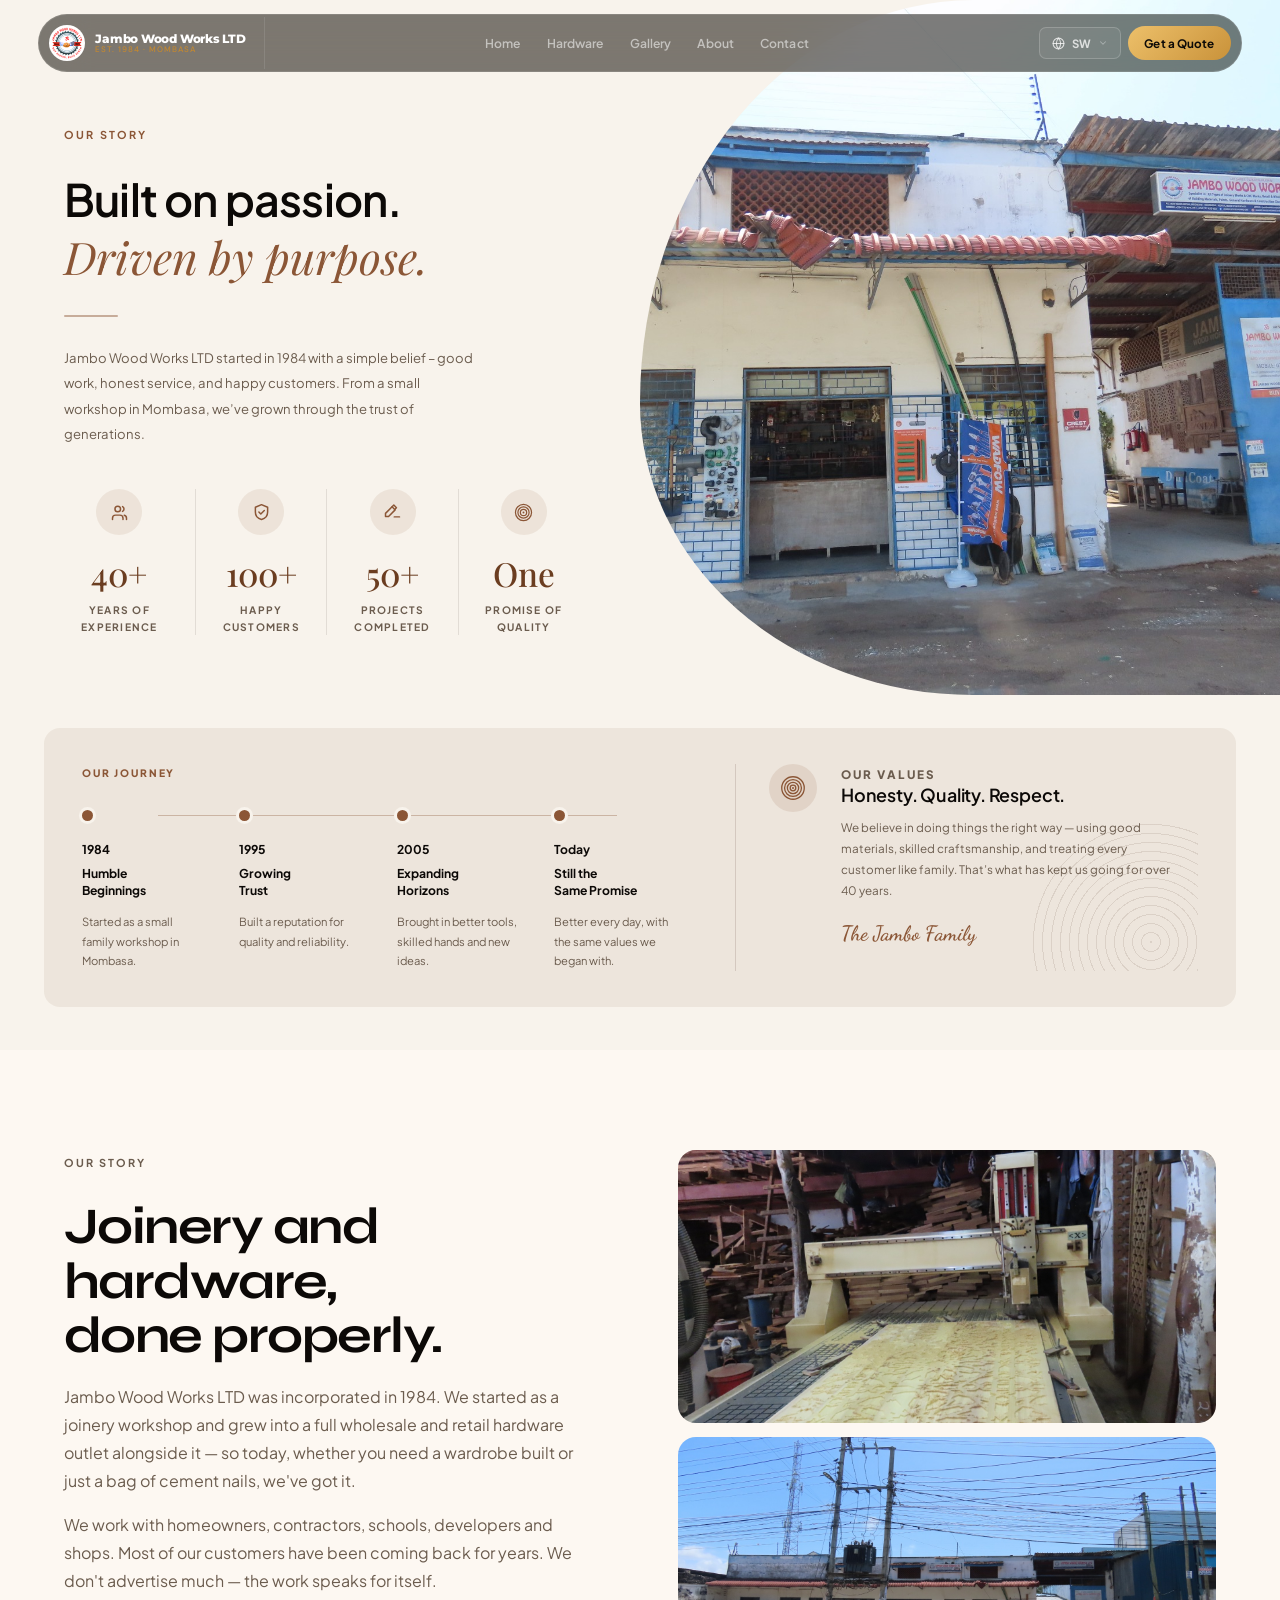
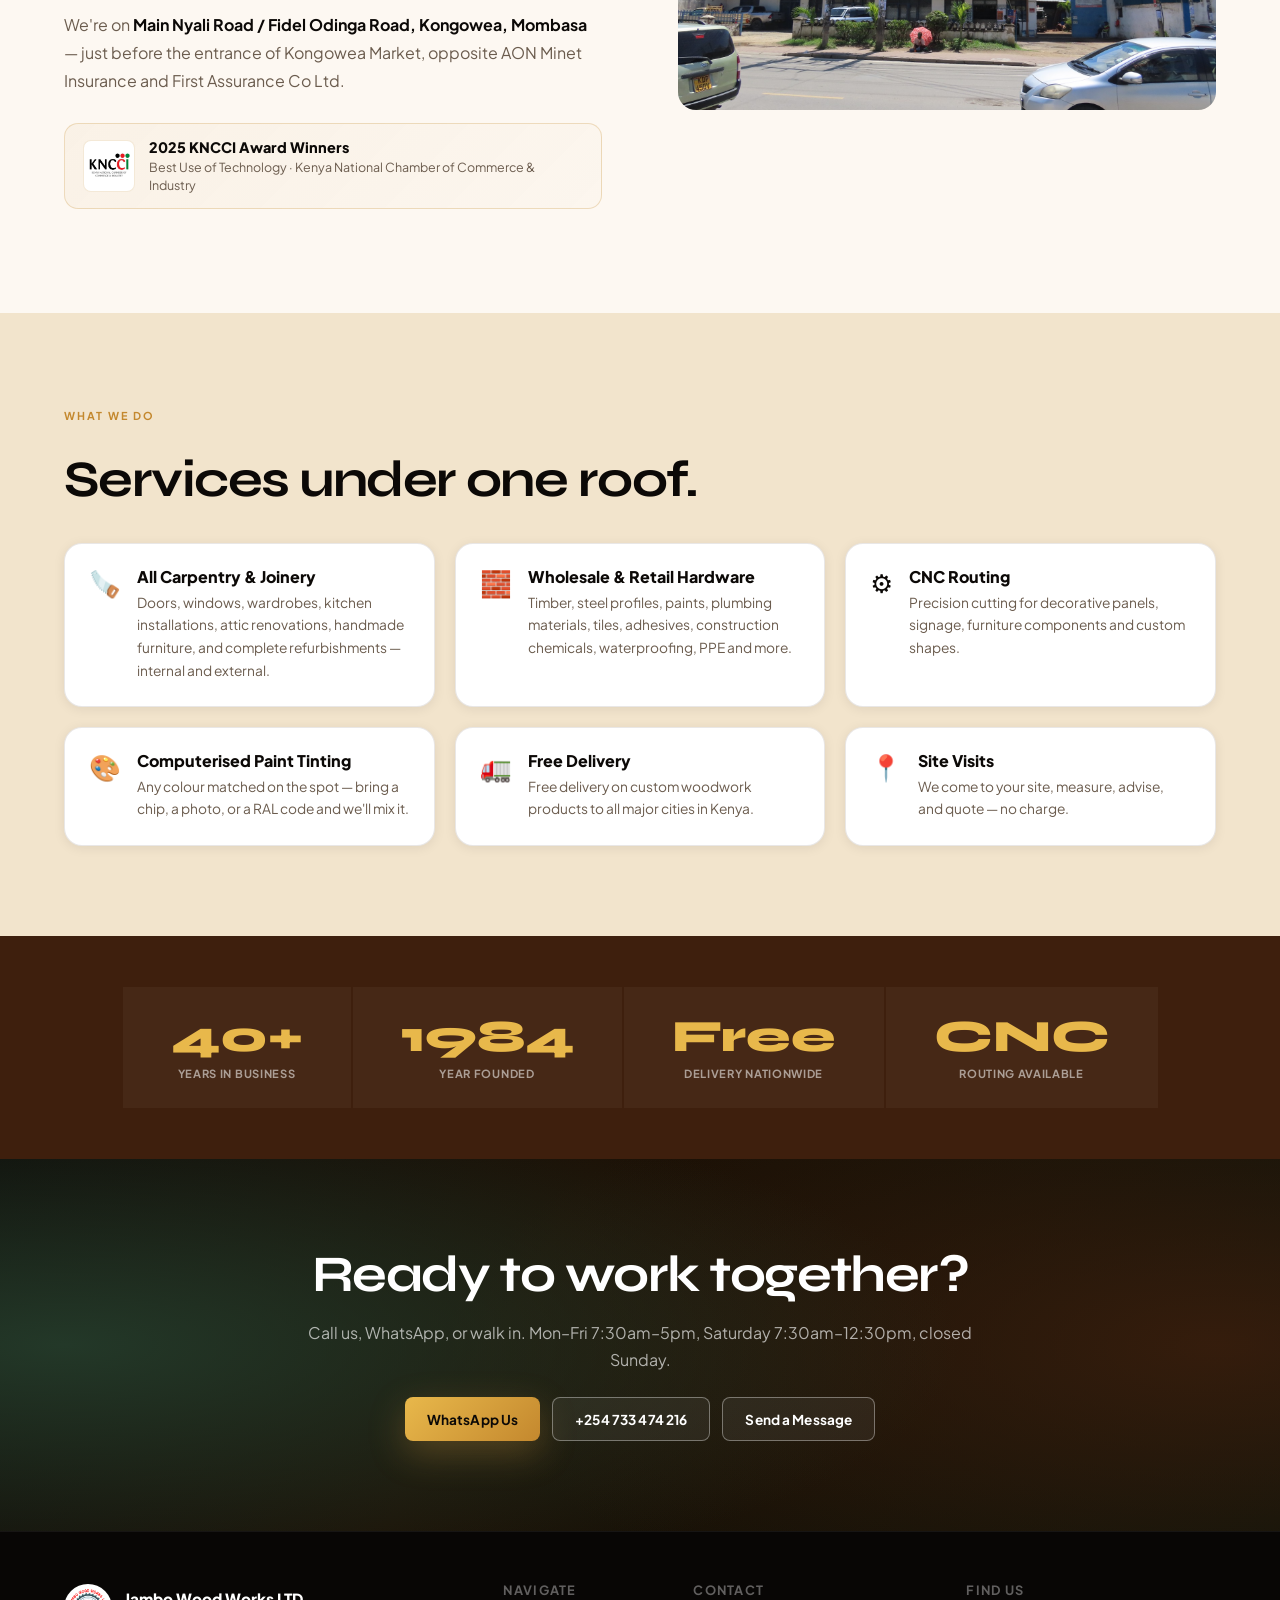
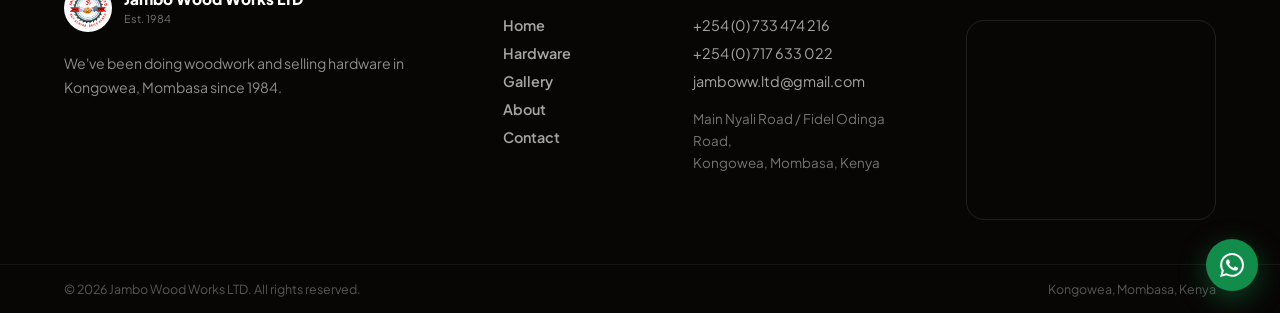
<file: about.html>
<!DOCTYPE html>
<html lang="en">
  <head>
    <meta charset="UTF-8" />
    <meta name="viewport" content="width=device-width, initial-scale=1.0" />
    <meta name="description" content="About Jambo Wood Works LTD — family business since 1984 in Kongowea, Mombasa. Joinery, hardware, CNC routing and paint tinting." />
    <link rel="canonical" href="https://jamboww.co.ke/about.html" />
    <meta property="og:title" content="About Us | Jambo Wood Works LTD" />
    <meta property="og:description" content="About Jambo Wood Works LTD — family business since 1984 in Kongowea, Mombasa. Joinery, hardware, CNC routing and paint tinting." />
    <meta property="og:type" content="website" />
    <meta property="og:url" content="https://jamboww.co.ke/about.html" />
    <meta property="og:image" content="https://jamboww.co.ke/assets/images/Workshop/about-workshop.jpg" />
    <meta name="twitter:card" content="summary_large_image" />
    <link rel="icon" type="image/png" href="assets/images/Logo/jambo-logo-2024.png" />
    <title>About Us | Jambo Wood Works LTD — Kongowea, Mombasa</title>
    <link rel="preconnect" href="https://fonts.googleapis.com" />
    <link rel="preconnect" href="https://fonts.gstatic.com" crossorigin />
    <link href="https://fonts.googleapis.com/css2?family=Montserrat:wght@800&family=DM+Sans:wght@400;500;600&family=Plus+Jakarta+Sans:ital,wght@0,400;0,500;0,600;0,700;0,800;1,400;1,600;1,700&family=Playfair+Display:ital,wght@0,500;1,400;1,500&family=Dancing+Script:wght@500;600&family=Syne:wght@400;500;600;700;800&display=swap" rel="stylesheet" />
        <!-- Sitemap reference -->
    <link rel="sitemap" type="application/xml" href="/sitemap.xml" />
    <!-- Google Analytics — replace GA_MEASUREMENT_ID with your ID e.g. G-XXXXXXXXXX -->
    <!-- <script async src="https://www.googletagmanager.com/gtag/js?id=GA_MEASUREMENT_ID"></script>
    <script>window.dataLayer=window.dataLayer||[];function gtag(){dataLayer.push(arguments);}gtag("js",new Date());gtag("config","GA_MEASUREMENT_ID");</script> -->
    <link rel="stylesheet" href="assets/css/styles.css?v=41" />
    <link rel="stylesheet" href="assets/css/pages.css?v=41" />
  </head>
  <body>

    <header class="site-header" data-header>
      <a class="brand" href="index.html" aria-label="Jambo Wood Works LTD home">
        <span class="brand-logo-wrap"><img src="assets/images/Logo/jambo-logo-2024.png" alt="Jambo Wood Works LTD" fetchpriority="high" decoding="async" width="256" height="254" /></span>
        <span class="brand-text"><strong>Jambo Wood Works LTD</strong><span class="brand-rule" aria-hidden="true"><span></span><span></span><span></span></span><small>Est. 1984 · Mombasa</small></span>
      </a>
      <nav class="desktop-nav" aria-label="Primary navigation">
        <a href="index.html" data-i18n="nav-home">Home</a>
        <a href="hardware.html" data-i18n="nav-hardware">Hardware</a>
        <a href="gallery.html" data-i18n="nav-projects">Gallery</a>
        <a href="about.html" class="active">About</a>
        <a href="contact.html" data-i18n="nav-contact">Contact</a>
      </nav>
      <div class="nav-right">
        <div class="nav-translate" data-translate-wrap>
          <button class="nav-translate-btn" data-translate-toggle aria-label="Translate">
            <svg viewBox="0 0 24 24" width="13" height="13" fill="none" stroke="currentColor" stroke-width="2" stroke-linecap="round" stroke-linejoin="round"><circle cx="12" cy="12" r="10"/><line x1="2" y1="12" x2="22" y2="12"/><path d="M12 2a15.3 15.3 0 0 1 4 10 15.3 15.3 0 0 1-4 10 15.3 15.3 0 0 1-4-10 15.3 15.3 0 0 1 4-10z"/></svg>
            <span data-translate-target>EN</span>
            <svg class="tl-btn-chevron" viewBox="0 0 24 24" width="10" height="10" fill="none" stroke="currentColor" stroke-width="2.5" stroke-linecap="round" stroke-linejoin="round"><polyline points="6 9 12 15 18 9"/></svg>
          </button>
          <div class="nav-translate-dropdown" data-translate-dropdown hidden>
            <button class="tl-opt tl-active" data-lang="en"><span class="tl-flag">🇬🇧</span><span class="tl-name">English</span><span class="tl-code">EN</span></button>
            <button class="tl-opt" data-lang="sw"><span class="tl-flag">🇰🇪</span><span class="tl-name">Kiswahili</span><span class="tl-code">SWA</span></button>
          </div>
        </div>
        <a class="nav-cta" href="https://wa.me/message/P3MMDNBS5KIHO1" target="_blank" rel="noreferrer" data-i18n="nav-cta">Get a Quote</a>
      </div>
      <button class="menu-toggle" type="button" data-menu-toggle aria-label="Open menu" aria-expanded="false">
        <span></span><span></span>
      </button>
    </header>

            
    <!-- Mobile menu -->
    <div class="mobile-menu" data-mobile-menu>

      <!-- Top bar: brand left, close right -->
      <div class="mm-top">
        <a class="mm-brand" href="index.html">
          <img src="assets/images/Logo/jambo-logo-2024.png" alt="Jambo Wood Works LTD" loading="lazy" decoding="async" width="256" height="254" />
          <div>
            <strong>Jambo Wood Works LTD</strong><small>Est. 1984 · Mombasa</small>
          </div>
        </a>
        <button class="mm-close" data-menu-toggle aria-label="Close menu">
          <svg viewBox="0 0 24 24" width="18" height="18" fill="none" stroke="currentColor" stroke-width="2.5" stroke-linecap="round"><line x1="18" y1="6" x2="6" y2="18"/><line x1="6" y1="6" x2="18" y2="18"/></svg>
        </button>
      </div>

      <!-- Language toggle -->
      <div class="mm-lang">
        <button class="mm-lang-btn" data-translate-toggle aria-label="Switch language">
          <svg viewBox="0 0 24 24" width="14" height="14" fill="none" stroke="currentColor" stroke-width="2" stroke-linecap="round" stroke-linejoin="round"><circle cx="12" cy="12" r="10"/><line x1="2" y1="12" x2="22" y2="12"/><path d="M12 2a15.3 15.3 0 0 1 4 10 15.3 15.3 0 0 1-4 10 15.3 15.3 0 0 1-4-10 15.3 15.3 0 0 1 4-10z"/></svg>
          <span data-translate-target>EN</span>
          <svg viewBox="0 0 24 24" width="10" height="10" fill="none" stroke="currentColor" stroke-width="2.5" stroke-linecap="round" stroke-linejoin="round"><polyline points="6 9 12 15 18 9"/></svg>
        </button>
      </div>

      <!-- Centered nav links -->
      <nav class="mm-nav" aria-label="Mobile navigation">
        <a href="index.html" data-i18n="nav-home">Home</a>
        <a href="hardware.html" data-i18n="nav-hardware">Hardware</a>
        <a href="gallery.html" data-i18n="nav-projects">Gallery</a>
        <a class="active" href="about.html">About</a>
        <a href="contact.html" data-i18n="nav-contact">Contact</a>
      </nav>

      <!-- Full-width gold CTA -->
      <div class="mm-footer">
        <a class="mm-cta" href="https://wa.me/message/P3MMDNBS5KIHO1" target="_blank" rel="noreferrer" data-i18n="nav-cta">Get a Quote</a>
      </div>

    </div>

    <main>

      <!-- Page hero -->
      <section class="about-hero">
        <div class="about-hero-copy-wrap">
          <div class="about-hero-copy">
            <p class="about-hero-label" data-i18n="ab-label">Our Story</p>
            <h1 class="about-hero-title" data-i18n="ab-h1">Built on passion.<br><em>Driven by purpose.</em></h1>
            <span class="about-hero-rule" aria-hidden="true"></span>
            <p class="about-hero-lead" data-i18n="ab-hero-p">Jambo Wood Works LTD started in 1984 with a simple belief &ndash; good work, honest service, and happy customers. From a small workshop in Mombasa, we&rsquo;ve grown through the trust of generations.</p>

            <dl class="about-hero-stats">
              <div class="about-hero-stat">
                <span class="about-hero-stat-icon">
                  <svg viewBox="0 0 24 24" width="21" height="21" fill="none" stroke="currentColor" stroke-width="1.7" stroke-linecap="round" stroke-linejoin="round">
                    <path d="M16 20v-1.5a3.5 3.5 0 0 0-3.5-3.5h-5A3.5 3.5 0 0 0 4 18.5V20"/>
                    <circle cx="10" cy="8" r="3.2"/>
                    <path d="M20 20v-1.5a3.5 3.5 0 0 0-2.6-3.4"/>
                    <path d="M15.5 5.2a3.2 3.2 0 0 1 0 5.6"/>
                  </svg>
                </span>
                <dt>40+</dt>
                <dd data-i18n="ab-stat1-lbl">Years of<br>Experience</dd>
              </div>

              <div class="about-hero-stat">
                <span class="about-hero-stat-icon">
                  <svg viewBox="0 0 24 24" width="21" height="21" fill="none" stroke="currentColor" stroke-width="1.7" stroke-linecap="round" stroke-linejoin="round">
                    <path d="M12 3l7 3v5.5c0 4.2-2.9 7.6-7 8.5-4.1-.9-7-4.3-7-8.5V6l7-3z"/>
                    <polyline points="9 11.5 11.2 13.7 15.2 9.7"/>
                  </svg>
                </span>
                <dt>100+</dt>
                <dd data-i18n="ab-stat2-lbl">Happy<br>Customers</dd>
              </div>

              <div class="about-hero-stat">
                <span class="about-hero-stat-icon">
                  <svg viewBox="0 0 24 24" width="21" height="21" fill="none" stroke="currentColor" stroke-width="1.7" stroke-linecap="round" stroke-linejoin="round">
                    <path d="M13.5 3.5l3 3-2 2-3-3z"/>
                    <path d="M11.5 5.5L4 13v3.5h3.5L15 9"/>
                    <line x1="14" y1="17" x2="20" y2="17"/>
                  </svg>
                </span>
                <dt>50+</dt>
                <dd data-i18n="ab-stat3-lbl">Projects<br>Completed</dd>
              </div>

              <div class="about-hero-stat">
                <span class="about-hero-stat-icon">
                  <svg viewBox="0 0 24 24" width="21" height="21" fill="none" stroke="currentColor" stroke-width="1.4">
                    <circle cx="12" cy="12" r="9.2"/>
                    <circle cx="12" cy="12" r="6.4"/>
                    <circle cx="12" cy="12" r="3.6"/>
                    <circle cx="12" cy="12" r="1.1" fill="currentColor" stroke="none"/>
                  </svg>
                </span>
                <dt>One</dt>
                <dd data-i18n="ab-stat4-lbl">Promise of<br>Quality</dd>
              </div>
            </dl>
          </div>
        </div>

        <div class="about-hero-media">
          <!-- To use a different photo, drop it in assets/images/Workshop/ and swap the src. -->
          <img src="assets/images/Workshop/Workshop (9).jpeg" alt="Timber plank resting in the Jambo Wood Works LTD workshop" fetchpriority="high" decoding="async" width="867" height="860" />
        </div>

        <!-- Journey + values band -->
        <div class="about-band">
          <div class="about-band-inner">
            <div class="about-journey">
              <p class="about-band-label" data-i18n="ab-journey-label">Our Journey</p>
              <ol class="about-timeline">
                <li class="about-milestone">
                  <span class="about-milestone-dot" aria-hidden="true"></span>
                  <span class="about-milestone-year">1984</span>
                  <h3>Humble<br>Beginnings</h3>
                  <p>Started as a small family workshop in Mombasa.</p>
                </li>
                <li class="about-milestone">
                  <span class="about-milestone-dot" aria-hidden="true"></span>
                  <span class="about-milestone-year">1995</span>
                  <h3>Growing<br>Trust</h3>
                  <p>Built a reputation for quality and reliability.</p>
                </li>
                <li class="about-milestone">
                  <span class="about-milestone-dot" aria-hidden="true"></span>
                  <span class="about-milestone-year">2005</span>
                  <h3>Expanding<br>Horizons</h3>
                  <p>Brought in better tools, skilled hands and new ideas.</p>
                </li>
                <li class="about-milestone">
                  <span class="about-milestone-dot" aria-hidden="true"></span>
                  <span class="about-milestone-year">Today</span>
                  <h3>Still the<br>Same Promise</h3>
                  <p>Better every day, with the same values we began with.</p>
                </li>
              </ol>
            </div>

            <div class="about-values">
              <span class="about-values-icon" aria-hidden="true">
                <svg viewBox="0 0 24 24" width="26" height="26" fill="none" stroke="currentColor" stroke-width="1.2">
                  <circle cx="12" cy="12" r="10.4"/>
                  <circle cx="12" cy="12" r="7.8"/>
                  <circle cx="12" cy="12" r="5.2"/>
                  <circle cx="12" cy="12" r="2.6"/>
                  <circle cx="12" cy="12" r="0.9" fill="currentColor" stroke="none"/>
                </svg>
              </span>
              <div class="about-values-body">
                <p class="about-band-label" data-i18n="ab-values-label">Our Values</p>
                <h3 data-i18n="ab-values-h">Honesty. Quality. Respect.</h3>
                <p data-i18n="ab-values-p">We believe in doing things the right way &mdash; using good materials, skilled craftsmanship, and treating every customer like family. That&rsquo;s what has kept us going for over 40 years.</p>
                <p class="about-values-sign" data-i18n="ab-values-sign">The Jambo Family</p>
              </div>
              <span class="about-values-rings" aria-hidden="true"></span>
            </div>
          </div>
        </div>
      </section>

      <!-- Story section -->
      <section class="about-page-story">
        <div class="about-page-inner">
          <div class="about-page-text">
            <p class="label" data-i18n="ab-story-label">Our Story</p>
            <h2 data-i18n="ab-story-h2">Joinery and hardware,<br>done properly.</h2>
            <p>Jambo Wood Works LTD was incorporated in 1984. We started as a joinery workshop and grew into a full wholesale and retail hardware outlet alongside it — so today, whether you need a wardrobe built or just a bag of cement nails, we've got it.</p>
            <p>We work with homeowners, contractors, schools, developers and shops. Most of our customers have been coming back for years. We don't advertise much — the work speaks for itself.</p>
            <p>We're on <strong>Main Nyali Road / Fidel Odinga Road, Kongowea, Mombasa</strong> — just before the entrance of Kongowea Market, opposite AON Minet Insurance and First Assurance Co Ltd.</p>

            <div class="about-award about-page-award">
              <img src="assets/images/Logo/kncci.jpg" alt="KNCCI logo" class="about-award-logo" loading="lazy" decoding="async" width="606" height="606" />
              <div class="about-award-text">
                <strong>2025 KNCCI Award Winners</strong>
                <span>Best Use of Technology · Kenya National Chamber of Commerce &amp; Industry</span>
              </div>
            </div>
          </div>

          <div class="about-page-imgs">
            <div class="about-page-img-main">
              <img src="assets/images/Workshop/Workshop (45).jpeg" alt="Jambo Wood Works LTD workshop interior" loading="lazy" decoding="async" width="1920" height="1920" />
            </div>
            <div class="about-page-img-secondary">
              <img src="assets/images/Workshop/Workshop (1).jpeg" alt="Timber and materials in stock" loading="lazy" decoding="async" width="1920" height="1920" />
            </div>
          </div>
        </div>
      </section>

      <!-- What we offer -->
      <section class="about-services-section">
        <div class="about-page-inner">
          <p class="label" data-i18n="ab-svc-label">What We Do</p>
          <h2 data-i18n="ab-svc-h2">Services under one roof.</h2>
          <div class="about-svc-list">
            <div class="about-svc-item">
              <div class="about-svc-icon" aria-hidden="true">🪚</div>
              <div>
                <h3>All Carpentry &amp; Joinery</h3>
                <p>Doors, windows, wardrobes, kitchen installations, attic renovations, handmade furniture, and complete refurbishments — internal and external.</p>
              </div>
            </div>
            <div class="about-svc-item">
              <div class="about-svc-icon" aria-hidden="true">🧱</div>
              <div>
                <h3>Wholesale &amp; Retail Hardware</h3>
                <p>Timber, steel profiles, paints, plumbing materials, tiles, adhesives, construction chemicals, waterproofing, PPE and more.</p>
              </div>
            </div>
            <div class="about-svc-item">
              <div class="about-svc-icon" aria-hidden="true">⚙</div>
              <div>
                <h3>CNC Routing</h3>
                <p>Precision cutting for decorative panels, signage, furniture components and custom shapes.</p>
              </div>
            </div>
            <div class="about-svc-item">
              <div class="about-svc-icon" aria-hidden="true">🎨</div>
              <div>
                <h3>Computerised Paint Tinting</h3>
                <p>Any colour matched on the spot — bring a chip, a photo, or a RAL code and we'll mix it.</p>
              </div>
            </div>
            <div class="about-svc-item">
              <div class="about-svc-icon" aria-hidden="true">🚛</div>
              <div>
                <h3>Free Delivery</h3>
                <p>Free delivery on custom woodwork products to all major cities in Kenya.</p>
              </div>
            </div>
            <div class="about-svc-item">
              <div class="about-svc-icon" aria-hidden="true">📍</div>
              <div>
                <h3>Site Visits</h3>
                <p>We come to your site, measure, advise, and quote — no charge.</p>
              </div>
            </div>
          </div>
        </div>
      </section>

      <!-- Stats -->
      <section class="about-stats-section">
        <div class="about-stats-inner">
          <div class="about-stat"><strong>40+</strong><span>Years in Business</span></div>
          <div class="about-stat"><strong>1984</strong><span>Year Founded</span></div>
          <div class="about-stat"><strong>Free</strong><span>Delivery Nationwide</span></div>
          <div class="about-stat"><strong>CNC</strong><span>Routing Available</span></div>
        </div>
      </section>

      <!-- CTA -->
      <section class="page-cta">
        <div class="page-cta-inner">
          <h2 data-i18n="ab-cta-h2">Ready to work together?</h2>
          <p data-i18n="ab-cta-p">Call us, WhatsApp, or walk in. Mon–Fri 7:30am–5pm, Saturday 7:30am–12:30pm, closed Sunday.</p>
          <div class="page-cta-btns">
            <a class="btn btn-gold" href="https://wa.me/message/P3MMDNBS5KIHO1" target="_blank" rel="noreferrer">WhatsApp Us</a>
            <a class="btn btn-white-outline" href="tel:+254733474216">+254 733 474 216</a>
            <a class="btn btn-white-outline" href="contact.html">Send a Message</a>
          </div>
        </div>
      </section>

    </main>

    <footer class="site-footer" id="contact">
      <div class="footer-inner">
        <div class="footer-brand-col">
          <a class="footer-brand" href="index.html">
            <img src="assets/images/Logo/jambo-logo-2024.png" alt="Jambo Wood Works LTD" loading="lazy" decoding="async" width="256" height="254" />
            <span><strong>Jambo Wood Works LTD</strong><small>Est. 1984</small></span>
          </a>
          <p>We've been doing woodwork and selling hardware in Kongowea, Mombasa since 1984.</p>
        </div>
        <div class="footer-links-col">
          <h4>Navigate</h4>
          <a href="index.html">Home</a>
          <a href="hardware.html">Hardware</a>
          <a href="gallery.html">Gallery</a>
          <a href="about.html">About</a>
          <a href="contact.html">Contact</a>
          </div>
        <div class="footer-contact-col">
          <h4>Contact</h4>
          <a href="tel:+254733474216">+254 (0) 733 474 216</a>
          <a href="tel:+254717633022">+254 (0) 717 633 022</a>
          <a href="mailto:jamboww.ltd@gmail.com">jamboww.ltd@gmail.com</a>
          <p class="footer-address">Main Nyali Road / Fidel Odinga Road,<br>Kongowea, Mombasa, Kenya</p>
        </div>
        <div class="footer-map-col">
          <h4>Find Us</h4>
          <div class="footer-map">
            <iframe title="Jambo Wood Works LTD location" loading="lazy" referrerpolicy="no-referrer-when-downgrade" src="https://www.google.com/maps?q=Jambo+Wood+Works+Ltd+Kongowea+Mombasa+Kenya&output=embed"></iframe>
          </div>
        </div>
      </div>
      <div class="footer-bottom">
        <span>&copy; 2026 Jambo Wood Works LTD. All rights reserved.</span>
        <span>Kongowea, Mombasa, Kenya</span>
      </div>
    </footer>

    <a class="whatsapp-float" href="https://wa.me/message/P3MMDNBS5KIHO1" target="_blank" rel="noreferrer" aria-label="Chat on WhatsApp">
      <span class="wa-tooltip">Get a free quote</span>
      <svg viewBox="0 0 24 24" width="28" height="28" fill="currentColor"><path d="M17.472 14.382c-.297-.149-1.758-.867-2.03-.967-.273-.099-.471-.148-.67.15-.197.297-.767.966-.94 1.164-.173.199-.347.223-.644.075-.297-.15-1.255-.463-2.39-1.475-.883-.788-1.48-1.761-1.653-2.059-.173-.297-.018-.458.13-.606.134-.133.298-.347.446-.52.149-.174.198-.298.298-.497.099-.198.05-.371-.025-.52-.075-.149-.669-1.612-.916-2.207-.242-.579-.487-.5-.669-.51-.173-.008-.371-.01-.57-.01-.198 0-.52.074-.792.372-.272.297-1.04 1.016-1.04 2.479 0 1.462 1.065 2.875 1.213 3.074.149.198 2.096 3.2 5.077 4.487.709.306 1.262.489 1.694.625.712.227 1.36.195 1.871.118.571-.085 1.758-.719 2.006-1.413.248-.694.248-1.289.173-1.413-.074-.124-.272-.198-.57-.347m-5.421 7.403h-.004a9.87 9.87 0 0 1-5.031-1.378l-.361-.214-3.741.982.998-3.648-.235-.374a9.86 9.86 0 0 1-1.51-5.26c.001-5.45 4.436-9.884 9.888-9.884 2.64 0 5.122 1.03 6.988 2.898a9.825 9.825 0 0 1 2.893 6.994c-.003 5.45-4.437 9.884-9.885 9.884m8.413-18.297A11.815 11.815 0 0 0 12.05 0C5.495 0 .16 5.335.157 11.892c0 2.096.547 4.142 1.588 5.945L.057 24l6.305-1.654a11.882 11.882 0 0 0 5.683 1.448h.005c6.554 0 11.89-5.335 11.893-11.893a11.821 11.821 0 0 0-3.48-8.413Z"/></svg>
    </a>    <button class="scroll-top" type="button" data-scroll-top aria-label="Scroll to top">
      <svg viewBox="0 0 24 24" width="18" height="18" fill="none" stroke="currentColor" stroke-width="2.5" stroke-linecap="round" stroke-linejoin="round"><polyline points="18 15 12 9 6 15"/></svg>
    </button>


    <script src="assets/js/main.js?v=41" defer></script>
  </body>
</html>
</file>
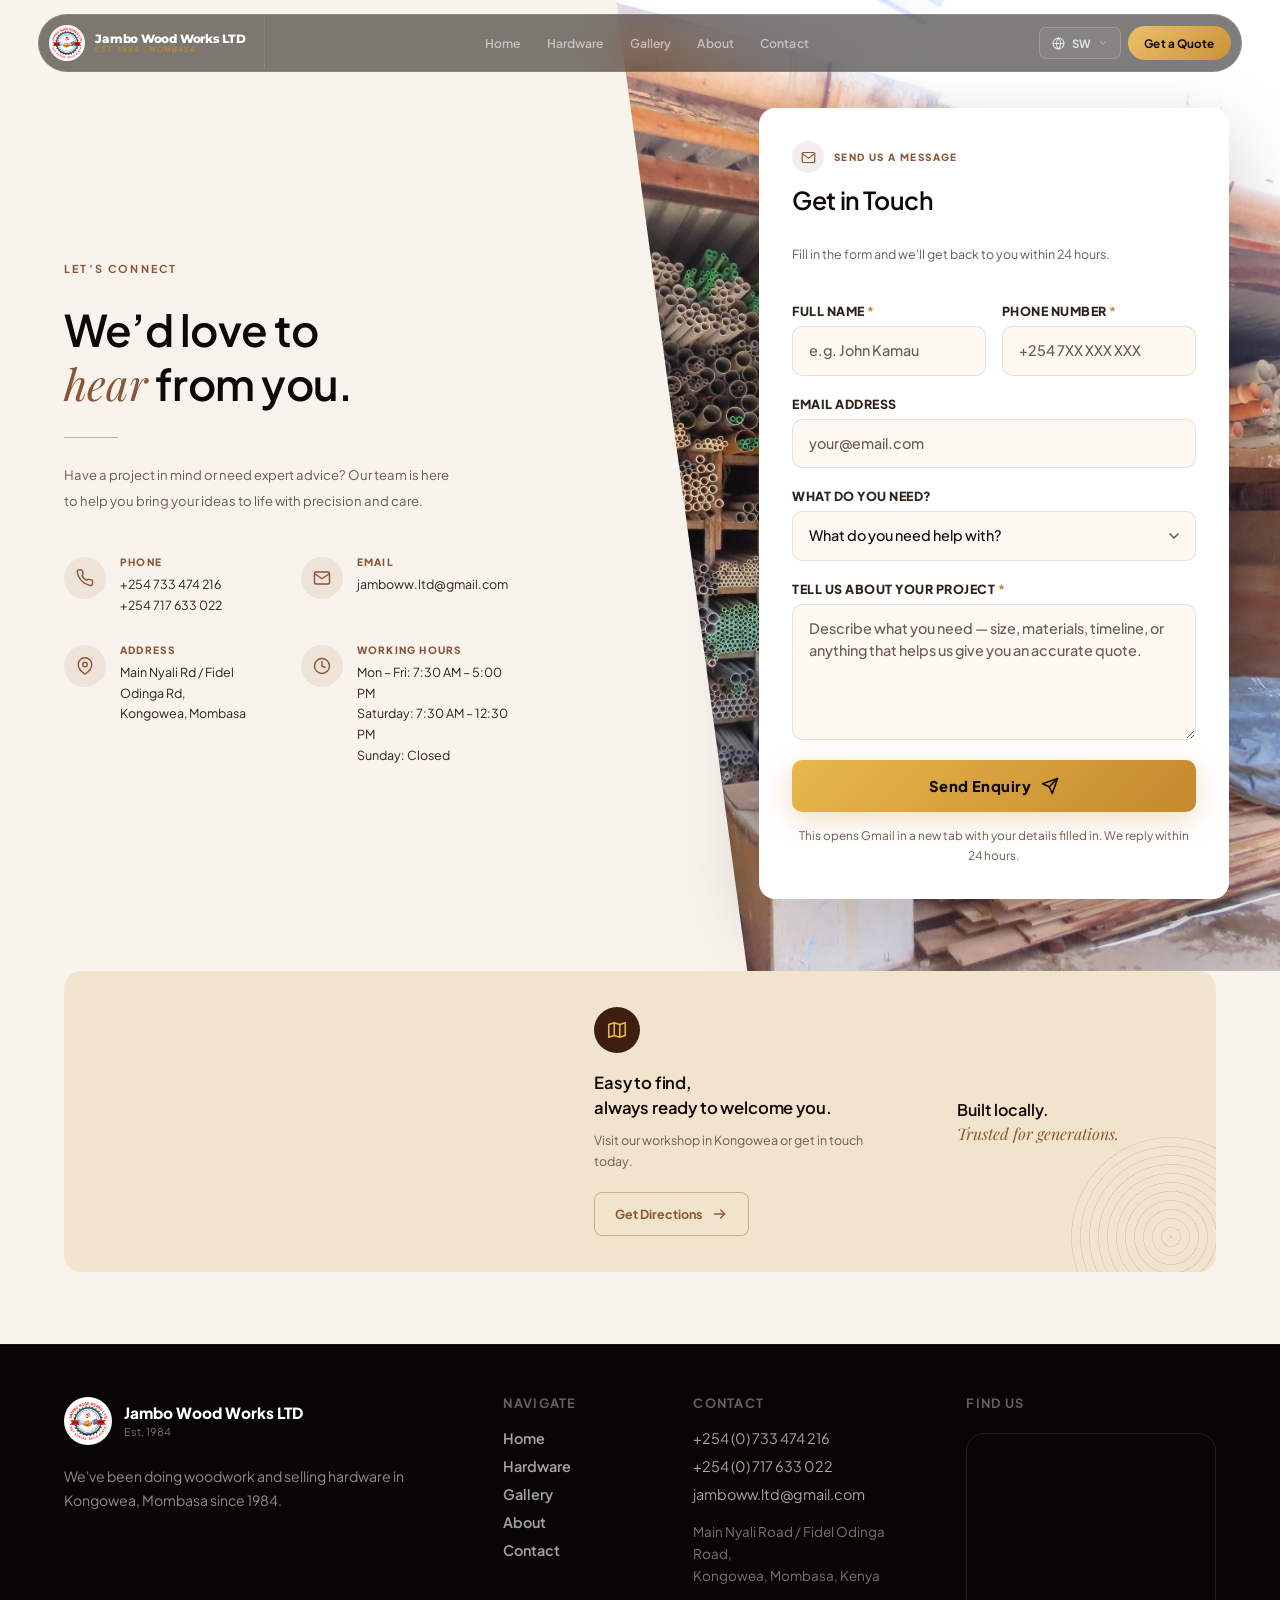
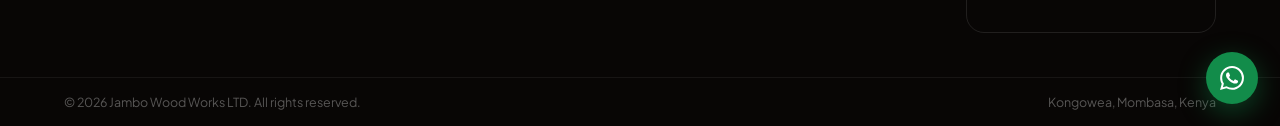
<file: contact.html>
<!DOCTYPE html>
<html lang="en">
  <head>
    <meta charset="UTF-8" />
    <meta name="viewport" content="width=device-width, initial-scale=1.0" />
    <meta name="description" content="Contact Jambo Wood Works LTD — call, WhatsApp, or visit us in Kongowea, Mombasa. Get a free quote for joinery, furniture, CNC routing or hardware." />
    <link rel="canonical" href="https://jamboww.co.ke/contact.html" />
    <meta property="og:title" content="Contact | Jambo Wood Works LTD" />
    <meta property="og:description" content="Contact Jambo Wood Works LTD — call, WhatsApp, or visit us in Kongowea, Mombasa. Get a free quote for joinery, furniture, CNC routing or hardware." />
    <meta property="og:type" content="website" />
    <meta property="og:url" content="https://jamboww.co.ke/contact.html" />
    <meta property="og:image" content="https://jamboww.co.ke/assets/images/Workshop/workshop-2.jpg" />
    <meta name="twitter:card" content="summary_large_image" />
    <link rel="icon" type="image/png" href="assets/images/Logo/jambo-logo-2024.png" />
    <title>Contact | Jambo Wood Works LTD — Kongowea, Mombasa</title>
    <link rel="preconnect" href="https://fonts.googleapis.com" />
    <link rel="preconnect" href="https://fonts.gstatic.com" crossorigin />
    <link href="https://fonts.googleapis.com/css2?family=Montserrat:wght@800&family=DM+Sans:wght@400;500;600&family=Plus+Jakarta+Sans:ital,wght@0,400;0,500;0,600;0,700;0,800;1,400;1,600;1,700&family=Playfair+Display:ital,wght@0,500;1,400;1,500&family=Syne:wght@400;500;600;700;800&display=swap" rel="stylesheet" />
        <!-- Sitemap reference -->
    <link rel="sitemap" type="application/xml" href="/sitemap.xml" />
    <!-- Google Analytics — replace GA_MEASUREMENT_ID with your ID e.g. G-XXXXXXXXXX -->
    <!-- <script async src="https://www.googletagmanager.com/gtag/js?id=GA_MEASUREMENT_ID"></script>
    <script>window.dataLayer=window.dataLayer||[];function gtag(){dataLayer.push(arguments);}gtag("js",new Date());gtag("config","GA_MEASUREMENT_ID");</script> -->
    <link rel="stylesheet" href="assets/css/styles.css?v=41" />
    <link rel="stylesheet" href="assets/css/pages.css?v=41" />
  </head>
  <body>

    <header class="site-header" data-header>
      <a class="brand" href="index.html" aria-label="Jambo Wood Works LTD home">
        <span class="brand-logo-wrap"><img src="assets/images/Logo/jambo-logo-2024.png" alt="Jambo Wood Works LTD" fetchpriority="high" decoding="async" width="256" height="254" /></span>
        <span class="brand-text"><strong>Jambo Wood Works LTD</strong><span class="brand-rule" aria-hidden="true"><span></span><span></span><span></span></span><small>Est. 1984 · Mombasa</small></span>
      </a>
      <nav class="desktop-nav" aria-label="Primary navigation">
        <a href="index.html" data-i18n="nav-home">Home</a>
        <a href="hardware.html" data-i18n="nav-hardware">Hardware</a>
        <a href="gallery.html" data-i18n="nav-projects">Gallery</a>
        <a href="about.html">About</a>
        <a href="contact.html" class="active" data-i18n="nav-contact">Contact</a>
      </nav>
      <div class="nav-right">
        <div class="nav-translate" data-translate-wrap>
          <button class="nav-translate-btn" data-translate-toggle aria-label="Translate">
            <svg viewBox="0 0 24 24" width="13" height="13" fill="none" stroke="currentColor" stroke-width="2" stroke-linecap="round" stroke-linejoin="round"><circle cx="12" cy="12" r="10"/><line x1="2" y1="12" x2="22" y2="12"/><path d="M12 2a15.3 15.3 0 0 1 4 10 15.3 15.3 0 0 1-4 10 15.3 15.3 0 0 1-4-10 15.3 15.3 0 0 1 4-10z"/></svg>
            <span data-translate-target>EN</span>
            <svg class="tl-btn-chevron" viewBox="0 0 24 24" width="10" height="10" fill="none" stroke="currentColor" stroke-width="2.5" stroke-linecap="round" stroke-linejoin="round"><polyline points="6 9 12 15 18 9"/></svg>
          </button>
          <div class="nav-translate-dropdown" data-translate-dropdown hidden>
            <button class="tl-opt tl-active" data-lang="en"><span class="tl-flag">🇬🇧</span><span class="tl-name">English</span><span class="tl-code">EN</span></button>
            <button class="tl-opt" data-lang="sw"><span class="tl-flag">🇰🇪</span><span class="tl-name">Kiswahili</span><span class="tl-code">SWA</span></button>
          </div>
        </div>
        <a class="nav-cta" href="https://wa.me/message/P3MMDNBS5KIHO1" target="_blank" rel="noreferrer" data-i18n="nav-cta">Get a Quote</a>
      </div>
      <button class="menu-toggle" type="button" data-menu-toggle aria-label="Open menu" aria-expanded="false">
        <span></span><span></span>
      </button>
    </header>

            
    <!-- Mobile menu -->
    <div class="mobile-menu" data-mobile-menu>

      <!-- Top bar: brand left, close right -->
      <div class="mm-top">
        <a class="mm-brand" href="index.html">
          <img src="assets/images/Logo/jambo-logo-2024.png" alt="Jambo Wood Works LTD" loading="lazy" decoding="async" width="256" height="254" />
          <div>
            <strong>Jambo Wood Works LTD</strong><small>Est. 1984 · Mombasa</small>
          </div>
        </a>
        <button class="mm-close" data-menu-toggle aria-label="Close menu">
          <svg viewBox="0 0 24 24" width="18" height="18" fill="none" stroke="currentColor" stroke-width="2.5" stroke-linecap="round"><line x1="18" y1="6" x2="6" y2="18"/><line x1="6" y1="6" x2="18" y2="18"/></svg>
        </button>
      </div>

      <!-- Language toggle -->
      <div class="mm-lang">
        <button class="mm-lang-btn" data-translate-toggle aria-label="Switch language">
          <svg viewBox="0 0 24 24" width="14" height="14" fill="none" stroke="currentColor" stroke-width="2" stroke-linecap="round" stroke-linejoin="round"><circle cx="12" cy="12" r="10"/><line x1="2" y1="12" x2="22" y2="12"/><path d="M12 2a15.3 15.3 0 0 1 4 10 15.3 15.3 0 0 1-4 10 15.3 15.3 0 0 1-4-10 15.3 15.3 0 0 1 4-10z"/></svg>
          <span data-translate-target>EN</span>
          <svg viewBox="0 0 24 24" width="10" height="10" fill="none" stroke="currentColor" stroke-width="2.5" stroke-linecap="round" stroke-linejoin="round"><polyline points="6 9 12 15 18 9"/></svg>
        </button>
      </div>

      <!-- Centered nav links -->
      <nav class="mm-nav" aria-label="Mobile navigation">
        <a href="index.html" data-i18n="nav-home">Home</a>
        <a href="hardware.html" data-i18n="nav-hardware">Hardware</a>
        <a href="gallery.html" data-i18n="nav-projects">Gallery</a>
        <a href="about.html">About</a>
        <a class="active" href="contact.html" data-i18n="nav-contact">Contact</a>
      </nav>

      <!-- Full-width gold CTA -->
      <div class="mm-footer">
        <a class="mm-cta" href="https://wa.me/message/P3MMDNBS5KIHO1" target="_blank" rel="noreferrer" data-i18n="nav-cta">Get a Quote</a>
      </div>

    </div>

    <main>

      <!-- Contact hero -->
      <section class="co-hero">
        <div class="co-hero-copy-wrap">
          <div class="co-hero-copy">
            <p class="co-hero-label" data-i18n="co-label">Let&rsquo;s connect</p>
            <h1 class="co-hero-title" data-i18n="co-h1">We&rsquo;d love to<br><em>hear</em> from you.</h1>
            <span class="co-hero-rule" aria-hidden="true"></span>
            <p class="co-hero-lead" data-i18n="co-hero-p">Have a project in mind or need expert advice? Our team is here to help you bring your ideas to life with precision and care.</p>

            <ul class="co-hero-info">
              <li class="co-hero-info-item">
                <span class="co-hero-info-icon">
                  <svg viewBox="0 0 24 24" width="18" height="18" fill="none" stroke="currentColor" stroke-width="1.9" stroke-linecap="round" stroke-linejoin="round"><path d="M22 16.92v3a2 2 0 0 1-2.18 2 19.79 19.79 0 0 1-8.63-3.07A19.5 19.5 0 0 1 4.69 12a19.79 19.79 0 0 1-3.07-8.67A2 2 0 0 1 3.6 1.27h3a2 2 0 0 1 2 1.72c.127.96.361 1.903.7 2.81a2 2 0 0 1-.45 2.11L7.91 8.85a16 16 0 0 0 6.29 6.29l.95-.95a2 2 0 0 1 2.11-.45c.907.339 1.85.573 2.81.7A2 2 0 0 1 22 16.92z"/></svg>
                </span>
                <div class="co-hero-info-text">
                  <h4>Phone</h4>
                  <a href="tel:+254733474216">+254 733 474 216</a>
                  <a href="tel:+254717633022">+254 717 633 022</a>
                </div>
              </li>

              <li class="co-hero-info-item">
                <span class="co-hero-info-icon">
                  <svg viewBox="0 0 24 24" width="18" height="18" fill="none" stroke="currentColor" stroke-width="1.9" stroke-linecap="round" stroke-linejoin="round"><path d="M4 4h16c1.1 0 2 .9 2 2v12c0 1.1-.9 2-2 2H4c-1.1 0-2-.9-2-2V6c0-1.1.9-2 2-2z"/><polyline points="22,6 12,13 2,6"/></svg>
                </span>
                <div class="co-hero-info-text">
                  <h4>Email</h4>
                  <a href="mailto:jamboww.ltd@gmail.com">jamboww.ltd@gmail.com</a>
                </div>
              </li>

              <li class="co-hero-info-item">
                <span class="co-hero-info-icon">
                  <svg viewBox="0 0 24 24" width="18" height="18" fill="none" stroke="currentColor" stroke-width="1.9" stroke-linecap="round" stroke-linejoin="round"><path d="M21 10c0 7-9 13-9 13s-9-6-9-13a9 9 0 0 1 18 0z"/><circle cx="12" cy="10" r="3"/></svg>
                </span>
                <div class="co-hero-info-text">
                  <h4>Address</h4>
                  <p>Main Nyali Rd / Fidel Odinga Rd,<br>Kongowea, Mombasa</p>
                </div>
              </li>

              <li class="co-hero-info-item">
                <span class="co-hero-info-icon">
                  <svg viewBox="0 0 24 24" width="18" height="18" fill="none" stroke="currentColor" stroke-width="1.9" stroke-linecap="round" stroke-linejoin="round"><circle cx="12" cy="12" r="10"/><polyline points="12 6 12 12 16 14"/></svg>
                </span>
                <div class="co-hero-info-text">
                  <h4>Working Hours</h4>
                  <p>Mon &ndash; Fri: 7:30 AM &ndash; 5:00 PM<br>Saturday: 7:30 AM &ndash; 12:30 PM<br>Sunday: Closed</p>
                </div>
              </li>
            </ul>
          </div>
        </div>

        <div class="co-hero-right">
          <div class="co-hero-media">
            <img src="assets/images/Workshop/Workshop (14).jpeg" alt="Hand-carved radial door panel made at the Jambo Wood Works LTD workshop" fetchpriority="high" decoding="async" width="384" height="576" />
          </div>

          <div class="co-hero-form-card">
            <p class="co-hero-form-eyebrow">
              <span class="co-hero-form-eyebrow-icon">
                <svg viewBox="0 0 24 24" width="15" height="15" fill="none" stroke="currentColor" stroke-width="1.9" stroke-linecap="round" stroke-linejoin="round"><path d="M4 4h16c1.1 0 2 .9 2 2v12c0 1.1-.9 2-2 2H4c-1.1 0-2-.9-2-2V6c0-1.1.9-2 2-2z"/><polyline points="22,6 12,13 2,6"/></svg>
              </span>
              Send us a message
            </p>
<form
              class="contact-form"
              action="mailto:jamboww.ltd@gmail.com"
              method="POST"
              enctype="text/plain"
              data-contact-form
              novalidate
            >
              <h3 data-i18n="co-form-h3">Get in Touch</h3>
              <p class="contact-form-sub" data-i18n="co-form-sub">Fill in the form and we'll get back to you within 24 hours.</p>

              <div class="form-row">
                <div class="form-group">
                  <label for="cf-name">Full Name <span aria-hidden="true">*</span></label>
                  <input type="text" id="cf-name" name="name" placeholder="e.g. John Kamau" required autocomplete="name" />
                </div>
                <div class="form-group">
                  <label for="cf-phone">Phone Number <span aria-hidden="true">*</span></label>
                  <input type="tel" id="cf-phone" name="phone" placeholder="+254 7XX XXX XXX" required autocomplete="tel" />
                </div>
              </div>

              <div class="form-group">
                <label for="cf-email">Email Address</label>
                <input type="email" id="cf-email" name="email" placeholder="your@email.com" autocomplete="email" />
              </div>

              <div class="form-group">
                <label for="cf-service">What do you need?</label>
                <div class="form-select-wrap">
                  <select id="cf-service" name="service">
                    <option value="" disabled selected>What do you need help with?</option>
                    <option value="Custom Woodwork & Joinery">Custom Woodwork &amp; Joinery</option>
                    <option value="Kitchen Cabinets">Kitchen Cabinets</option>
                    <option value="Wardrobes">Wardrobes</option>
                    <option value="Office Furniture">Office Furniture</option>
                    <option value="Shop Fittings">Shop Fittings</option>
                    <option value="CNC Routing">CNC Routing</option>
                    <option value="Paint Tinting">Paint Tinting</option>
                    <option value="Hardware Supply">Hardware Supply</option>
                    <option value="Site Visit">Site Visit</option>
                    <option value="Other">Other</option>
                  </select>
                  <svg class="select-arrow" viewBox="0 0 24 24" width="16" height="16" fill="none" stroke="currentColor" stroke-width="2.5" stroke-linecap="round" stroke-linejoin="round"><polyline points="6 9 12 15 18 9"/></svg>
                </div>
              </div>

              <div class="form-group">
                <label for="cf-message">Tell us about your project <span aria-hidden="true">*</span></label>
                <textarea id="cf-message" name="message" rows="5" placeholder="Describe what you need — size, materials, timeline, or anything that helps us give you an accurate quote." required></textarea>
              </div>

              <input type="text" name="_gotcha" style="display:none" tabindex="-1" autocomplete="off" />

              <button class="form-submit" type="submit">
                <span class="form-submit-text">Send Enquiry</span>
                <span class="form-submit-loading" aria-hidden="true">Opening…</span>
                <svg viewBox="0 0 24 24" width="18" height="18" fill="none" stroke="currentColor" stroke-width="2.2" stroke-linecap="round" stroke-linejoin="round"><line x1="22" y1="2" x2="11" y2="13"/><polygon points="22 2 15 22 11 13 2 9 22 2"/></svg>
              </button>

              <p class="form-note">This opens Gmail in a new tab with your details filled in. We reply within 24 hours.</p>

              <div class="form-success" role="alert" aria-live="polite" hidden>
                <svg viewBox="0 0 24 24" width="22" height="22" fill="none" stroke="currentColor" stroke-width="2.2" stroke-linecap="round" stroke-linejoin="round"><polyline points="20 6 9 17 4 12"/></svg>
                <div class="form-success-body">
                  <span data-mail-status>Gmail has opened in a new tab with your enquiry ready to send.</span>
                  <div class="form-alt">
                    <a class="form-alt-btn" data-mail-gmail href="https://mail.google.com/mail/?view=cm&amp;fs=1&amp;to=jamboww.ltd@gmail.com" target="_blank" rel="noreferrer">Open Gmail</a>
                    <a class="form-alt-btn" data-mail-app href="mailto:jamboww.ltd@gmail.com">Use my mail app</a>
                    <button class="form-alt-btn" type="button" data-mail-copy>Copy details</button>
                    <a class="form-alt-btn" href="https://wa.me/message/P3MMDNBS5KIHO1" target="_blank" rel="noreferrer">WhatsApp</a>
                  </div>
                </div>
              </div>
              <div class="form-error" role="alert" aria-live="polite" hidden>
                <svg viewBox="0 0 24 24" width="22" height="22" fill="none" stroke="currentColor" stroke-width="2.2" stroke-linecap="round" stroke-linejoin="round"><circle cx="12" cy="12" r="10"/><line x1="12" y1="8" x2="12" y2="12"/><line x1="12" y1="16" x2="12.01" y2="16"/></svg>
                <span>We couldn't open your mail app. Email <a href="mailto:jamboww.ltd@gmail.com">jamboww.ltd@gmail.com</a> directly, or call +254 733 474 216.</span>
              </div>
            </form>
          </div>
        </div>
      </section>

      <!-- Find us -->
      <section class="co-find">
        <div class="co-find-inner">
          <div class="co-find-map">
            <iframe
              title="Jambo Wood Works LTD location"
              loading="lazy"
              referrerpolicy="no-referrer-when-downgrade"
              src="https://www.google.com/maps?q=Jambo+Wood+Works+Ltd+Kongowea+Mombasa+Kenya&amp;output=embed"
            ></iframe>
          </div>

          <div class="co-find-card">
            <span class="co-find-card-icon">
              <svg viewBox="0 0 24 24" width="22" height="22" fill="none" stroke="currentColor" stroke-width="1.7" stroke-linecap="round" stroke-linejoin="round"><path d="M3 6l6-2 6 2 6-2v14l-6 2-6-2-6 2z"/><path d="M9 4v14"/><path d="M15 6v14"/></svg>
            </span>
            <h3>Easy to find,<br>always ready to welcome you.</h3>
            <p>Visit our workshop in Kongowea or get in touch today.</p>
            <a class="co-find-btn" href="https://www.google.com/maps/dir/?api=1&amp;destination=Jambo+Wood+Works+Ltd+Kongowea+Mombasa+Kenya" target="_blank" rel="noreferrer">
              Get Directions
              <svg viewBox="0 0 24 24" width="16" height="16" fill="none" stroke="currentColor" stroke-width="2" stroke-linecap="round" stroke-linejoin="round"><line x1="4" y1="12" x2="19" y2="12"/><polyline points="13 6 19 12 13 18"/></svg>
            </a>
          </div>

          <div class="co-find-note">
            <div class="co-find-note-text">
              <strong>Built locally.</strong>
              <em>Trusted for generations.</em>
            </div>
            <span class="co-find-note-rings" aria-hidden="true"></span>
          </div>
        </div>
      </section>


    </main>

    <footer class="site-footer">
      <div class="footer-inner">
        <div class="footer-brand-col">
          <a class="footer-brand" href="index.html">
            <img src="assets/images/Logo/jambo-logo-2024.png" alt="Jambo Wood Works LTD" loading="lazy" decoding="async" width="256" height="254" />
            <span><strong>Jambo Wood Works LTD</strong><small>Est. 1984</small></span>
          </a>
          <p>We've been doing woodwork and selling hardware in Kongowea, Mombasa since 1984.</p>
        </div>
        <div class="footer-links-col">
          <h4>Navigate</h4>
          <a href="index.html">Home</a>
          <a href="hardware.html">Hardware</a>
          <a href="gallery.html">Gallery</a>
          <a href="about.html">About</a>
          <a href="contact.html">Contact</a>
          </div>
        <div class="footer-contact-col">
          <h4>Contact</h4>
          <a href="tel:+254733474216">+254 (0) 733 474 216</a>
          <a href="tel:+254717633022">+254 (0) 717 633 022</a>
          <a href="mailto:jamboww.ltd@gmail.com">jamboww.ltd@gmail.com</a>
          <p class="footer-address">Main Nyali Road / Fidel Odinga Road,<br>Kongowea, Mombasa, Kenya</p>
        </div>
        <div class="footer-map-col">
          <h4>Find Us</h4>
          <div class="footer-map">
            <iframe title="Jambo Wood Works LTD location" loading="lazy" referrerpolicy="no-referrer-when-downgrade" src="https://www.google.com/maps?q=Jambo+Wood+Works+Ltd+Kongowea+Mombasa+Kenya&output=embed"></iframe>
          </div>
        </div>
      </div>
      <div class="footer-bottom">
        <span>&copy; 2026 Jambo Wood Works LTD. All rights reserved.</span>
        <span>Kongowea, Mombasa, Kenya</span>
      </div>
    </footer>

    <a class="whatsapp-float" href="https://wa.me/message/P3MMDNBS5KIHO1" target="_blank" rel="noreferrer" aria-label="Chat on WhatsApp">
      <span class="wa-tooltip">Get a free quote</span>
      <svg viewBox="0 0 24 24" width="28" height="28" fill="currentColor"><path d="M17.472 14.382c-.297-.149-1.758-.867-2.03-.967-.273-.099-.471-.148-.67.15-.197.297-.767.966-.94 1.164-.173.199-.347.223-.644.075-.297-.15-1.255-.463-2.39-1.475-.883-.788-1.48-1.761-1.653-2.059-.173-.297-.018-.458.13-.606.134-.133.298-.347.446-.52.149-.174.198-.298.298-.497.099-.198.05-.371-.025-.52-.075-.149-.669-1.612-.916-2.207-.242-.579-.487-.5-.669-.51-.173-.008-.371-.01-.57-.01-.198 0-.52.074-.792.372-.272.297-1.04 1.016-1.04 2.479 0 1.462 1.065 2.875 1.213 3.074.149.198 2.096 3.2 5.077 4.487.709.306 1.262.489 1.694.625.712.227 1.36.195 1.871.118.571-.085 1.758-.719 2.006-1.413.248-.694.248-1.289.173-1.413-.074-.124-.272-.198-.57-.347m-5.421 7.403h-.004a9.87 9.87 0 0 1-5.031-1.378l-.361-.214-3.741.982.998-3.648-.235-.374a9.86 9.86 0 0 1-1.51-5.26c.001-5.45 4.436-9.884 9.888-9.884 2.64 0 5.122 1.03 6.988 2.898a9.825 9.825 0 0 1 2.893 6.994c-.003 5.45-4.437 9.884-9.885 9.884m8.413-18.297A11.815 11.815 0 0 0 12.05 0C5.495 0 .16 5.335.157 11.892c0 2.096.547 4.142 1.588 5.945L.057 24l6.305-1.654a11.882 11.882 0 0 0 5.683 1.448h.005c6.554 0 11.89-5.335 11.893-11.893a11.821 11.821 0 0 0-3.48-8.413Z"/></svg>
    </a>    <button class="scroll-top" type="button" data-scroll-top aria-label="Scroll to top">
      <svg viewBox="0 0 24 24" width="18" height="18" fill="none" stroke="currentColor" stroke-width="2.5" stroke-linecap="round" stroke-linejoin="round"><polyline points="18 15 12 9 6 15"/></svg>
    </button>


    <script src="assets/js/main.js?v=41" defer></script>
  </body>
</html>
</file>
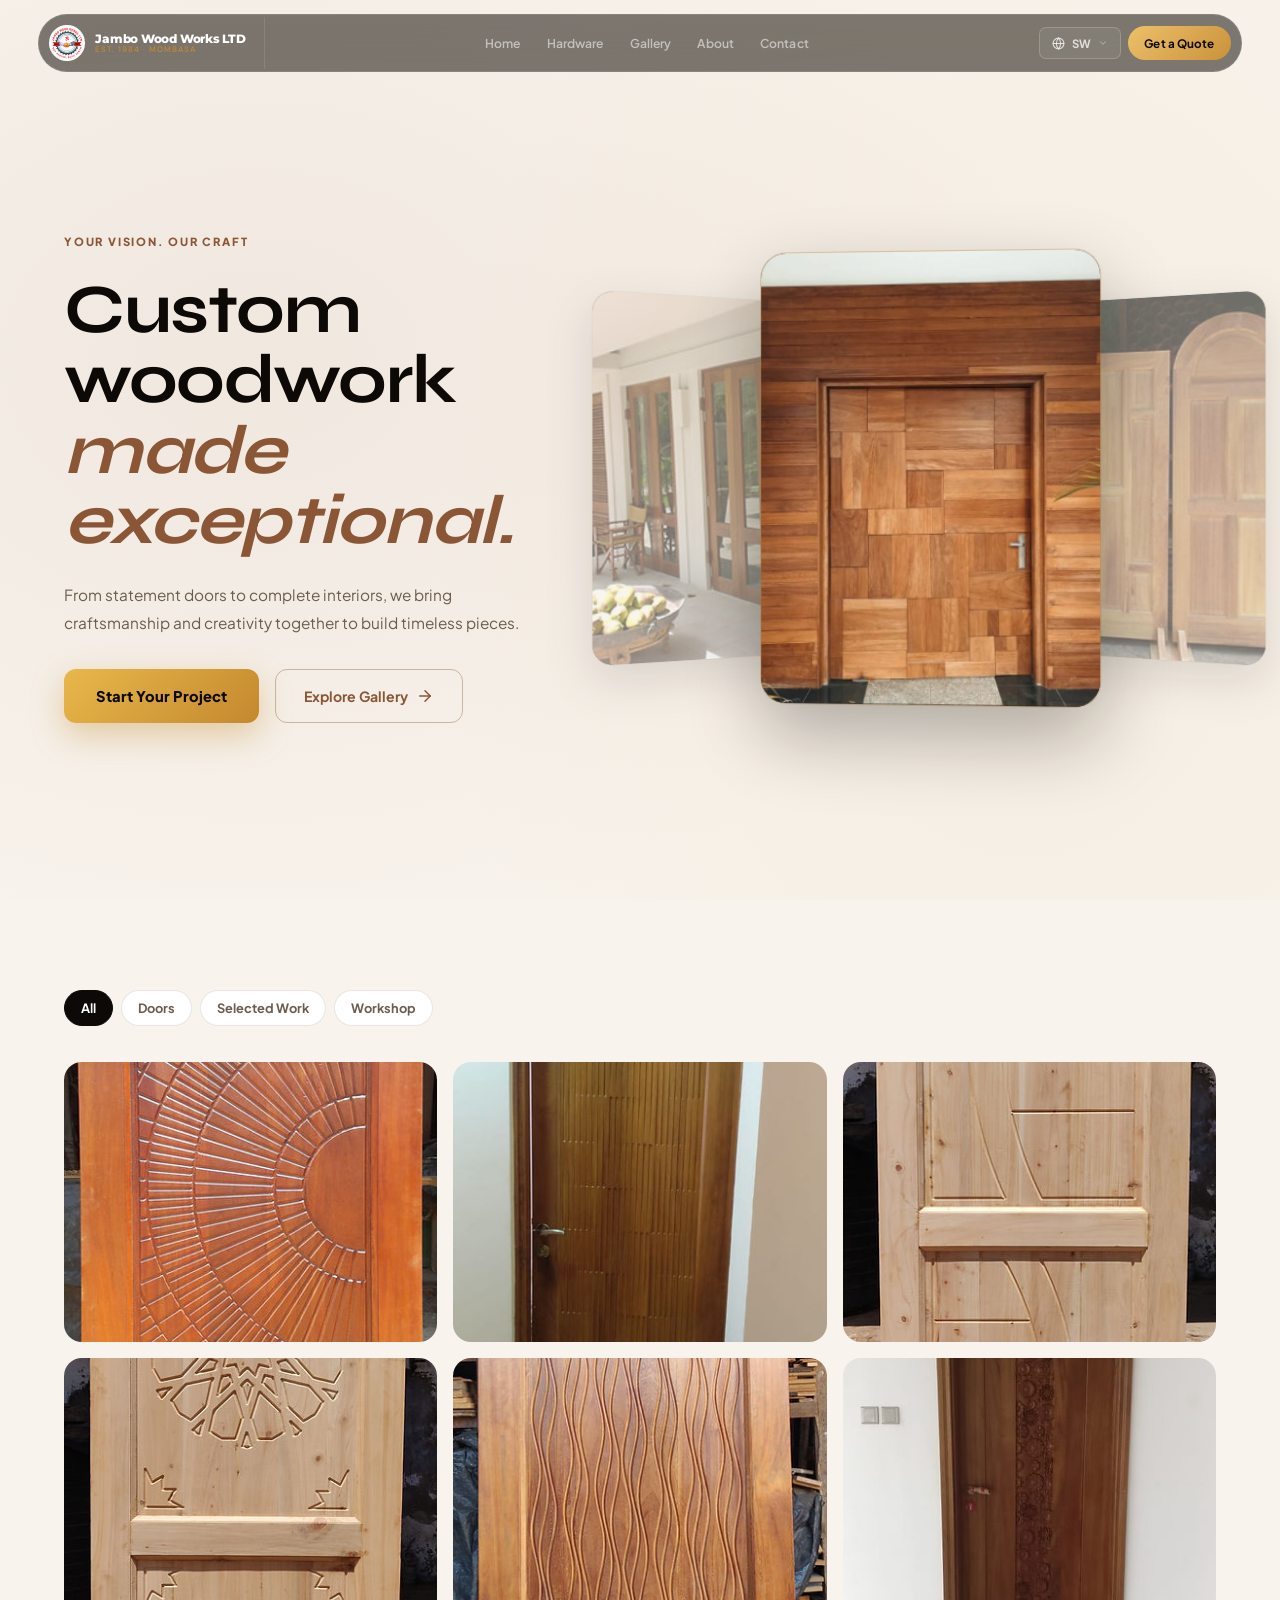
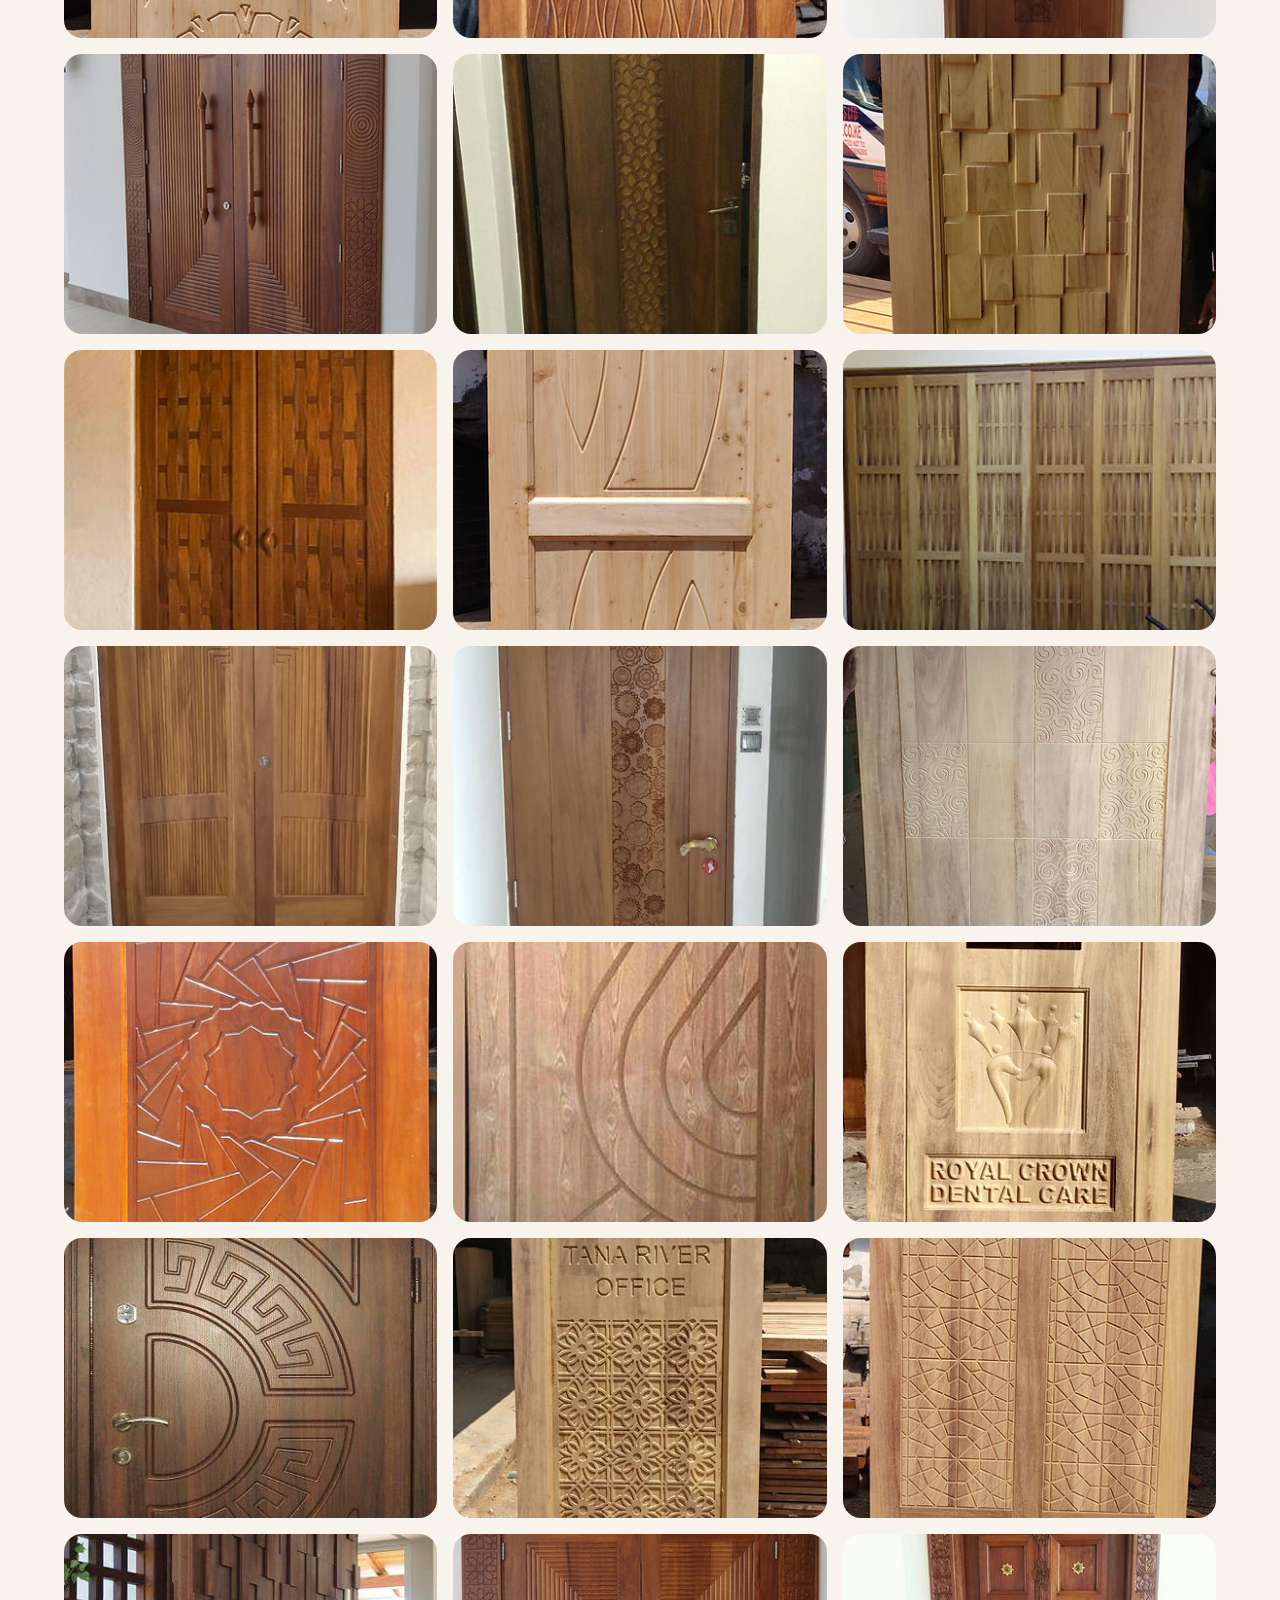
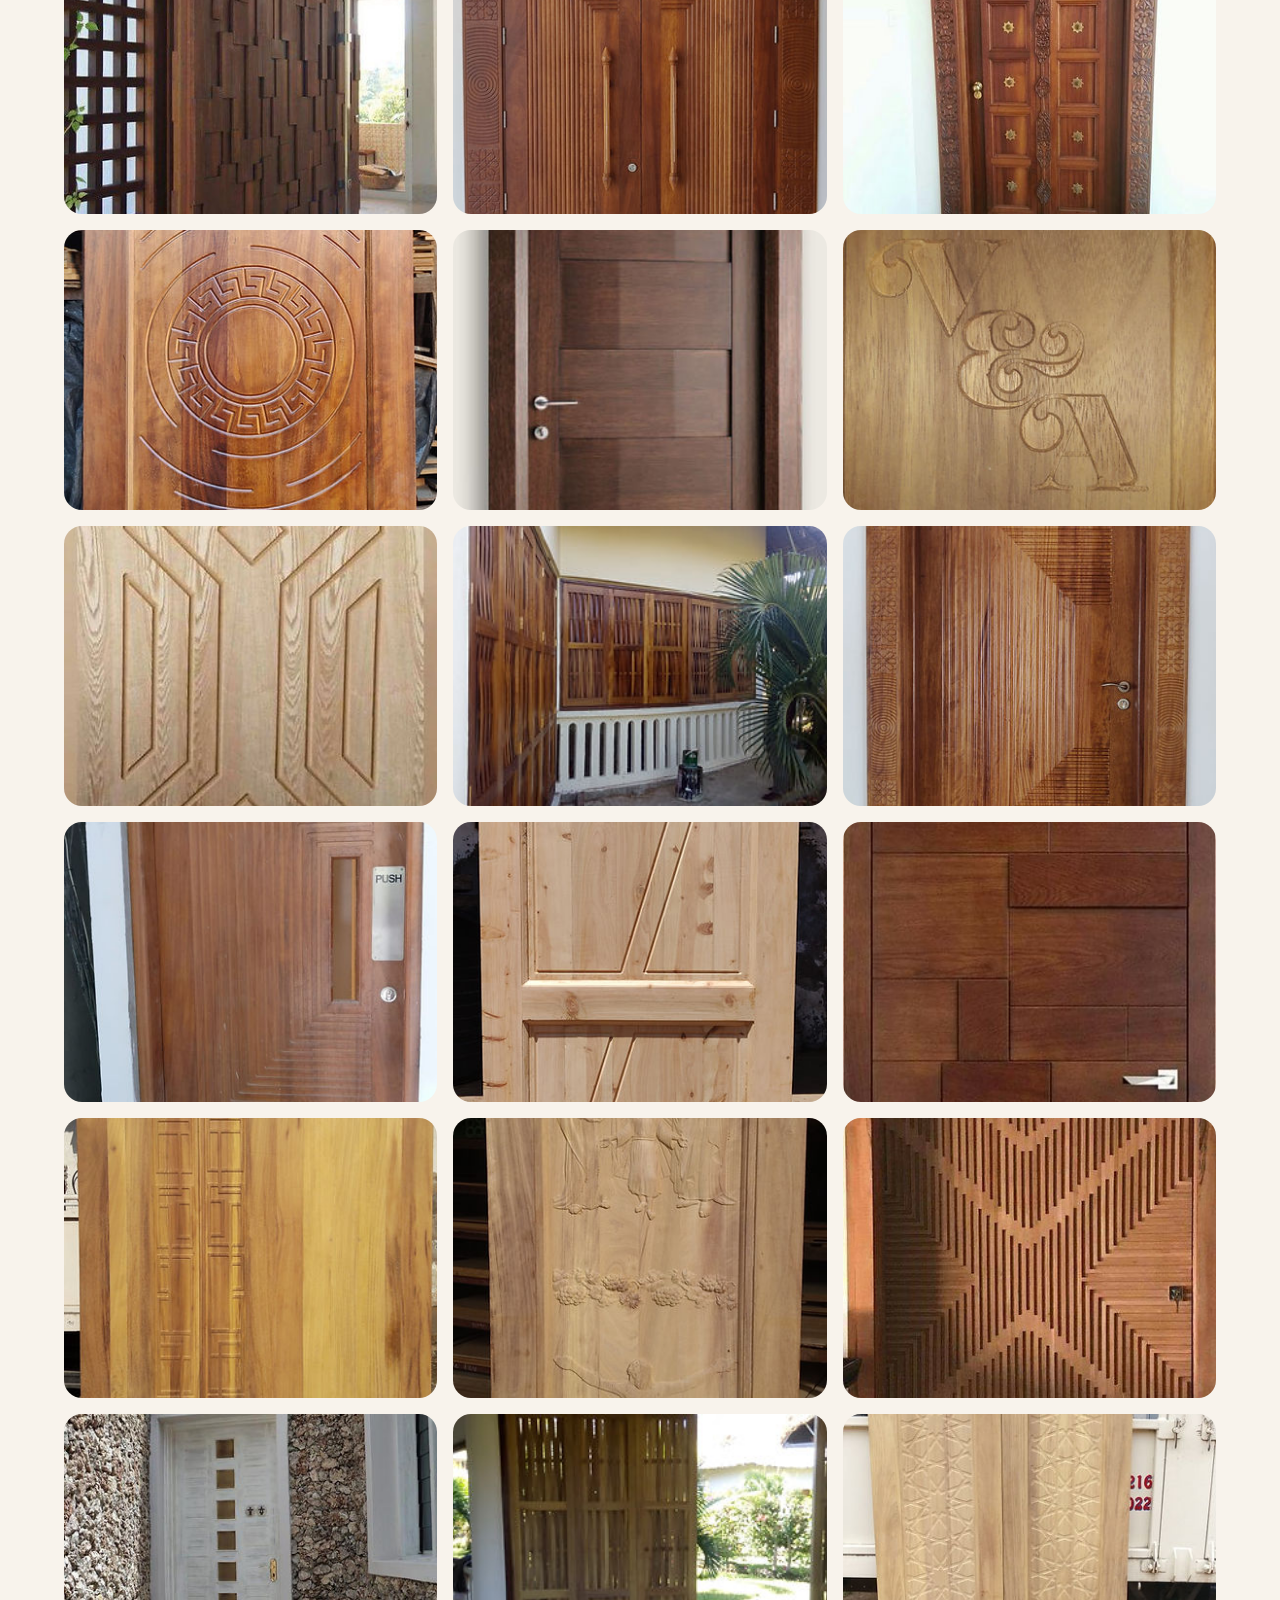
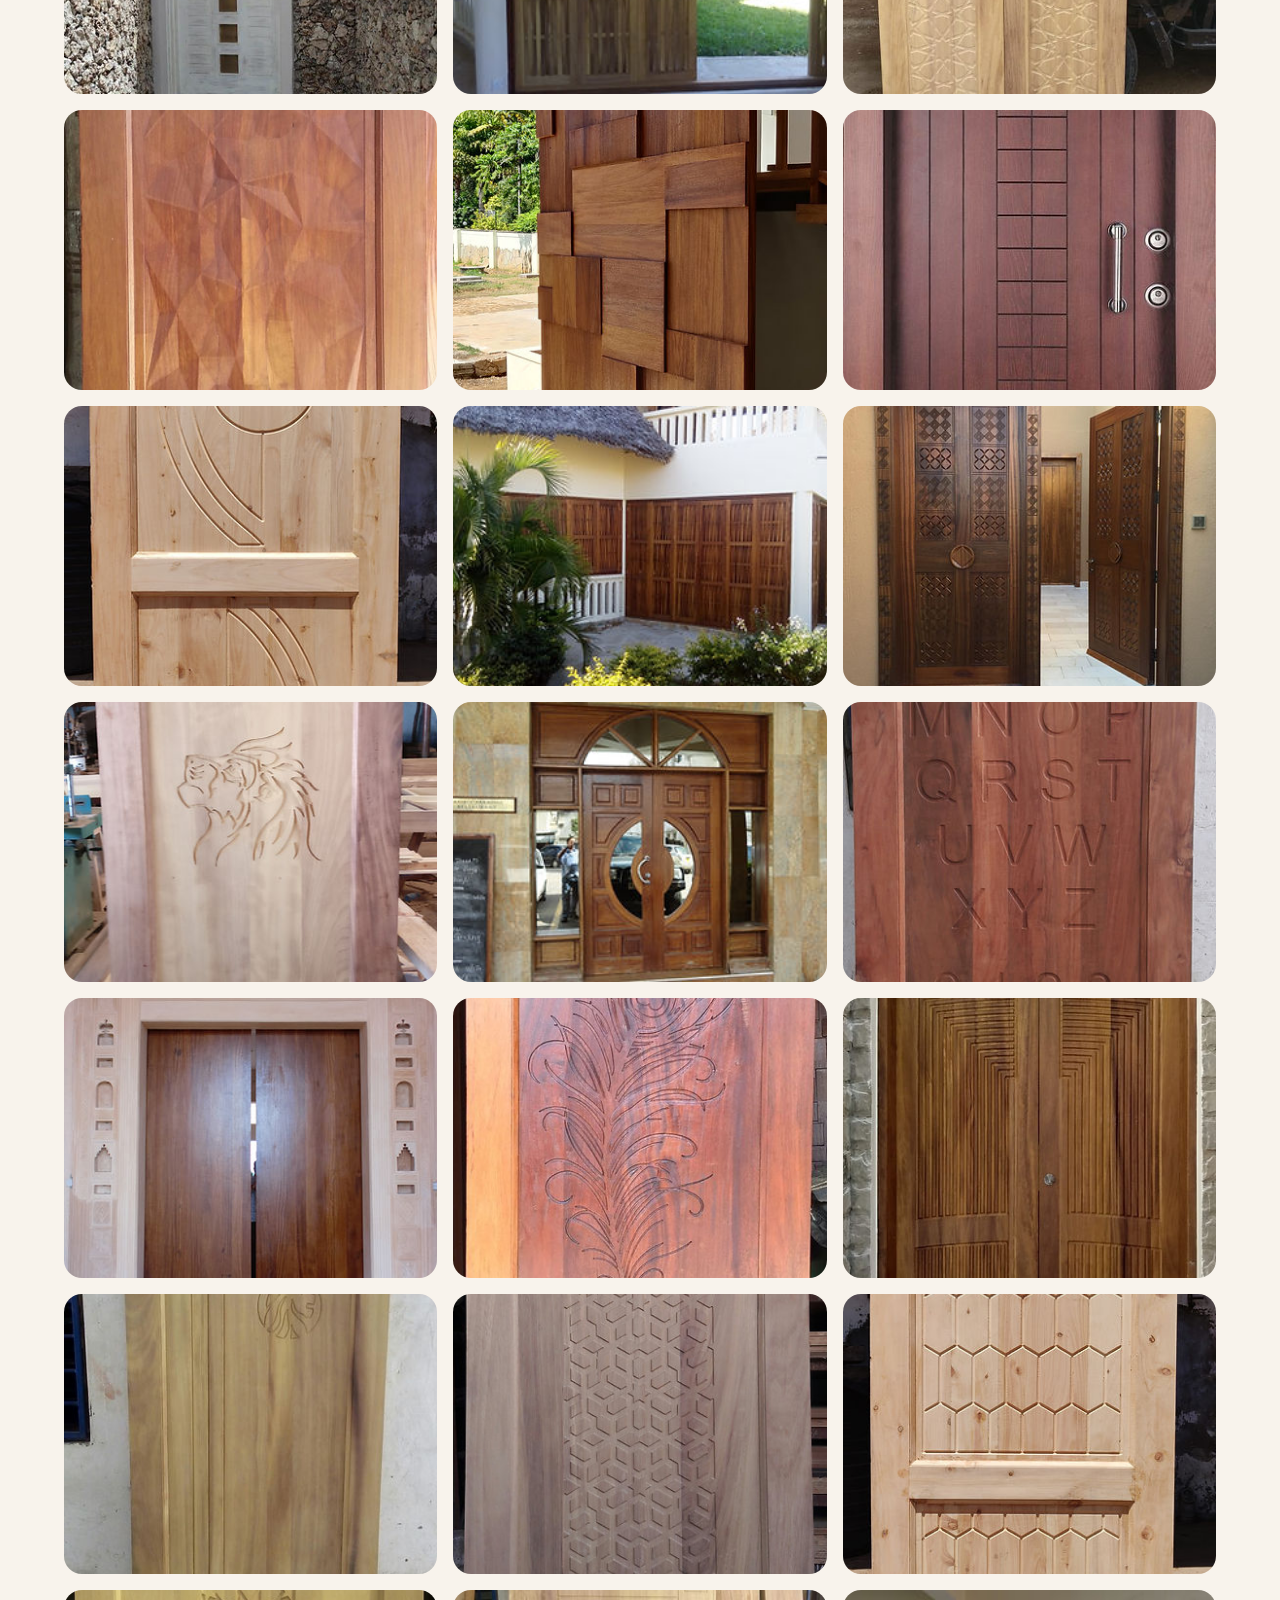
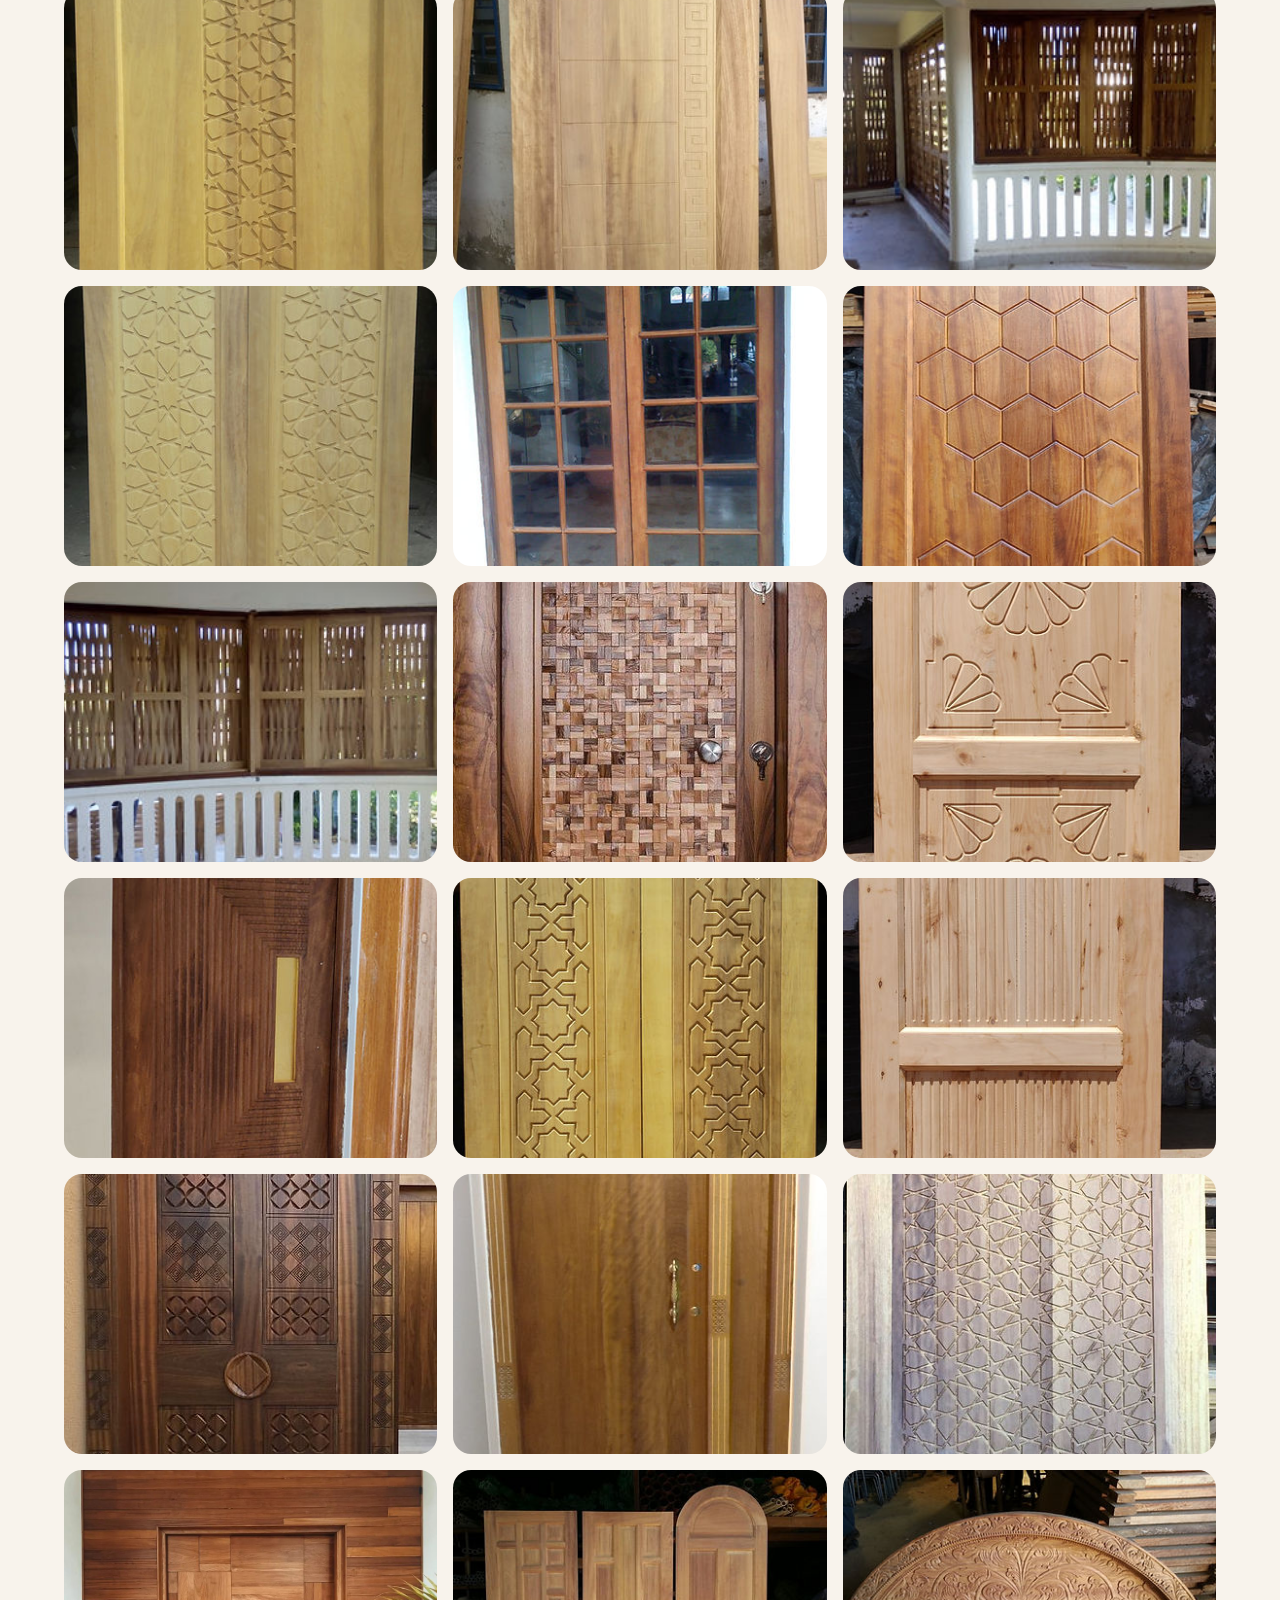
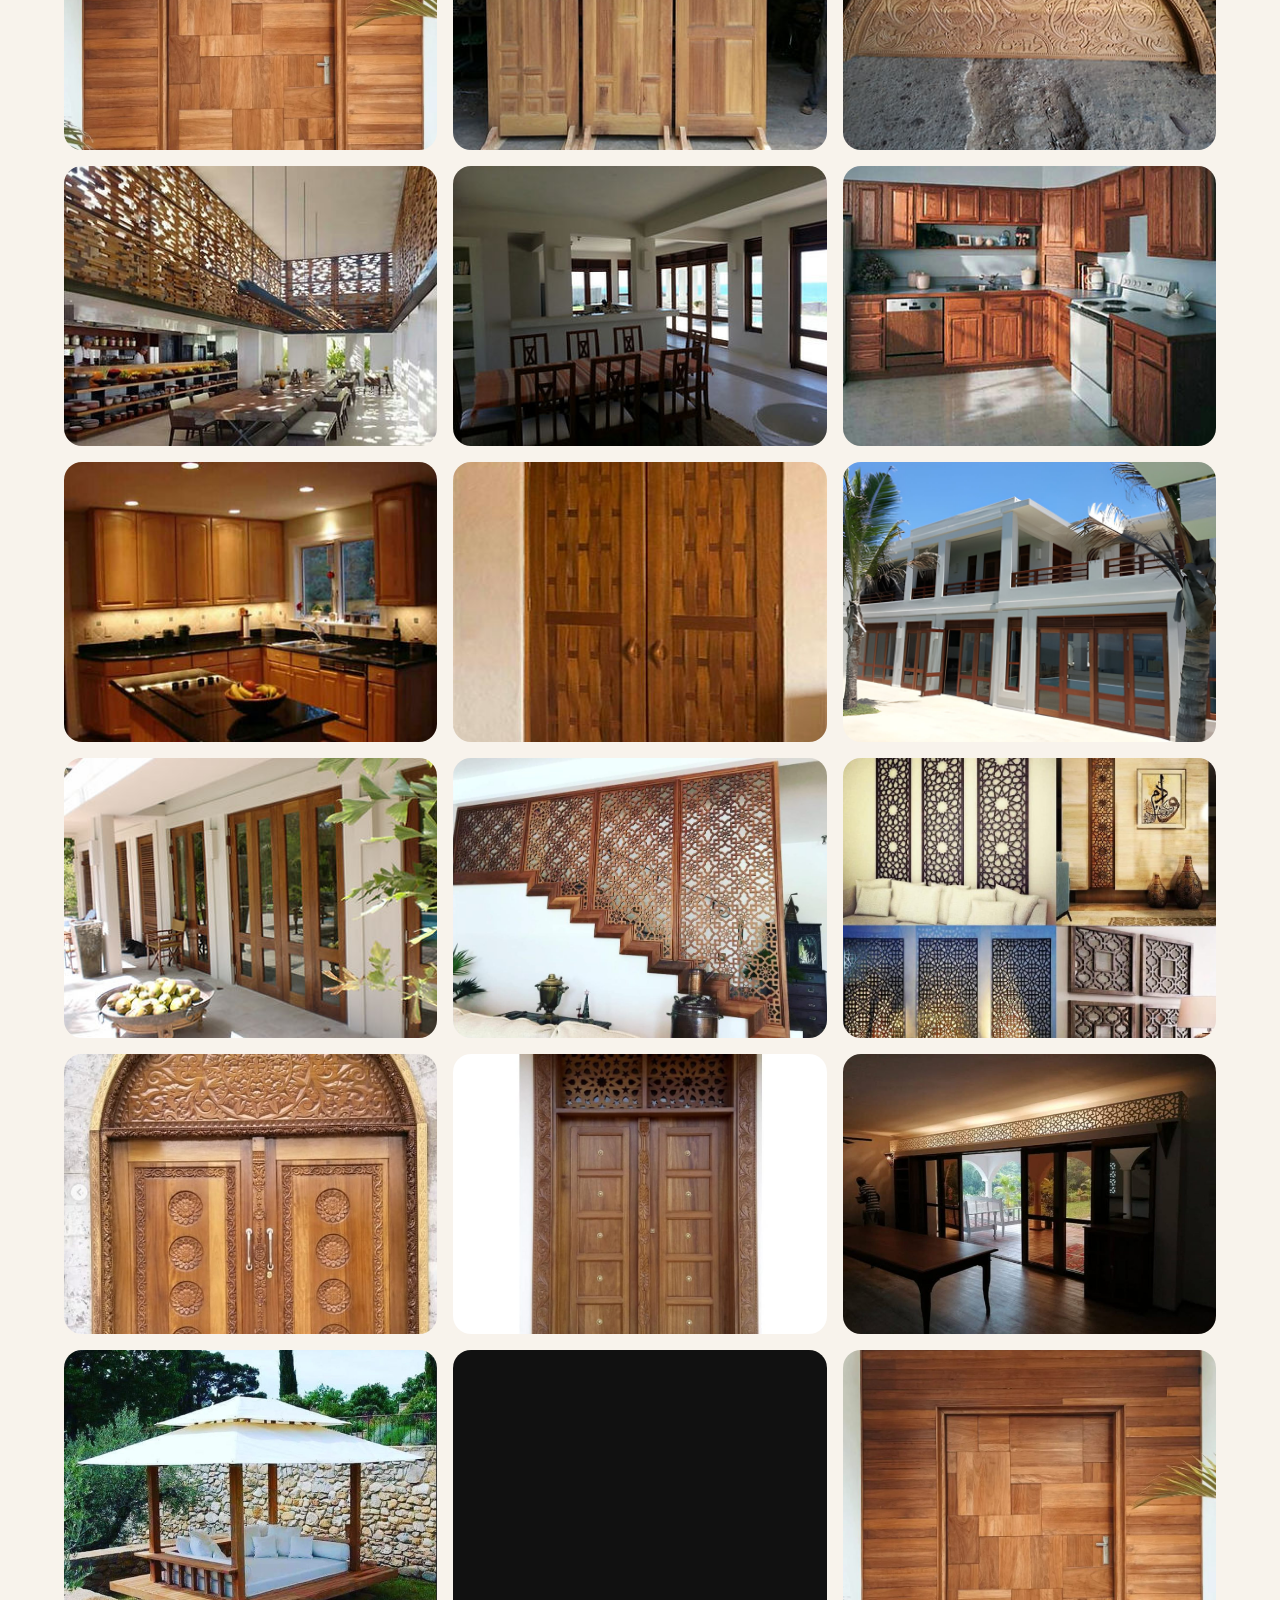
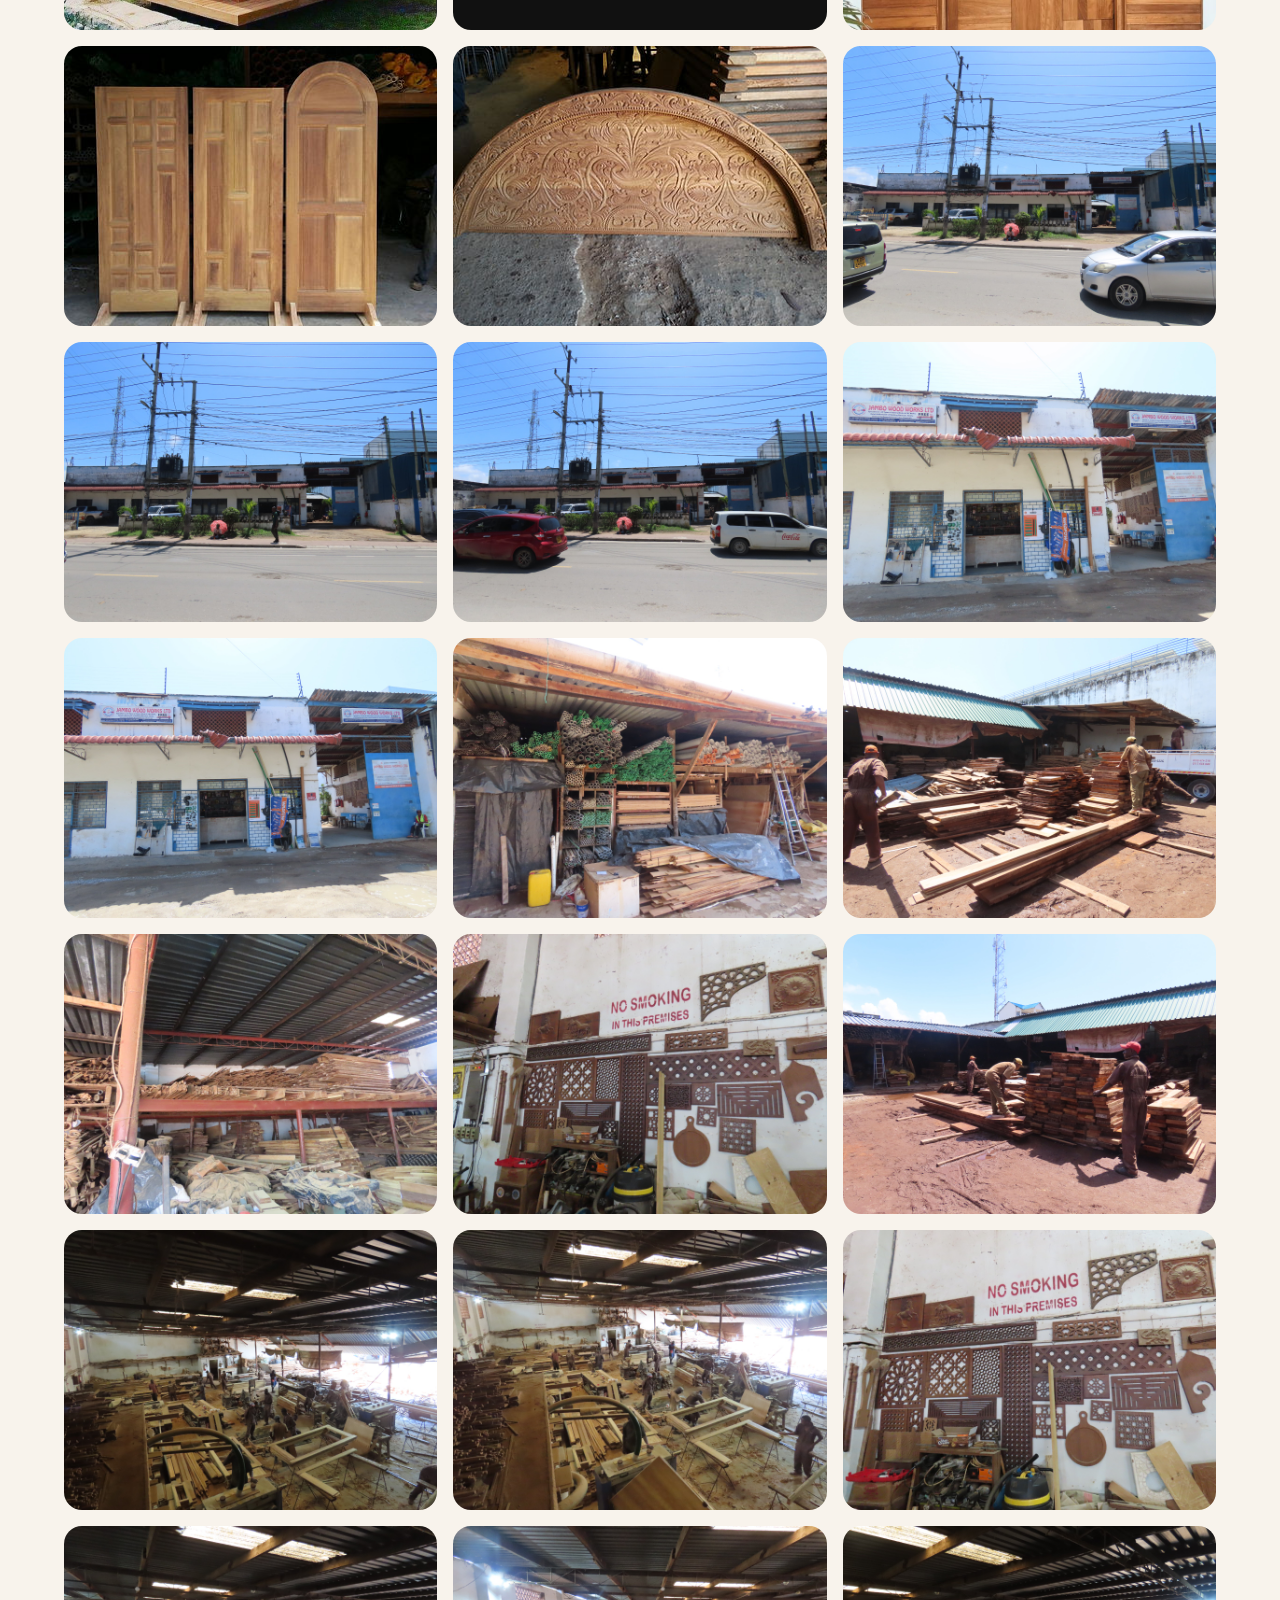
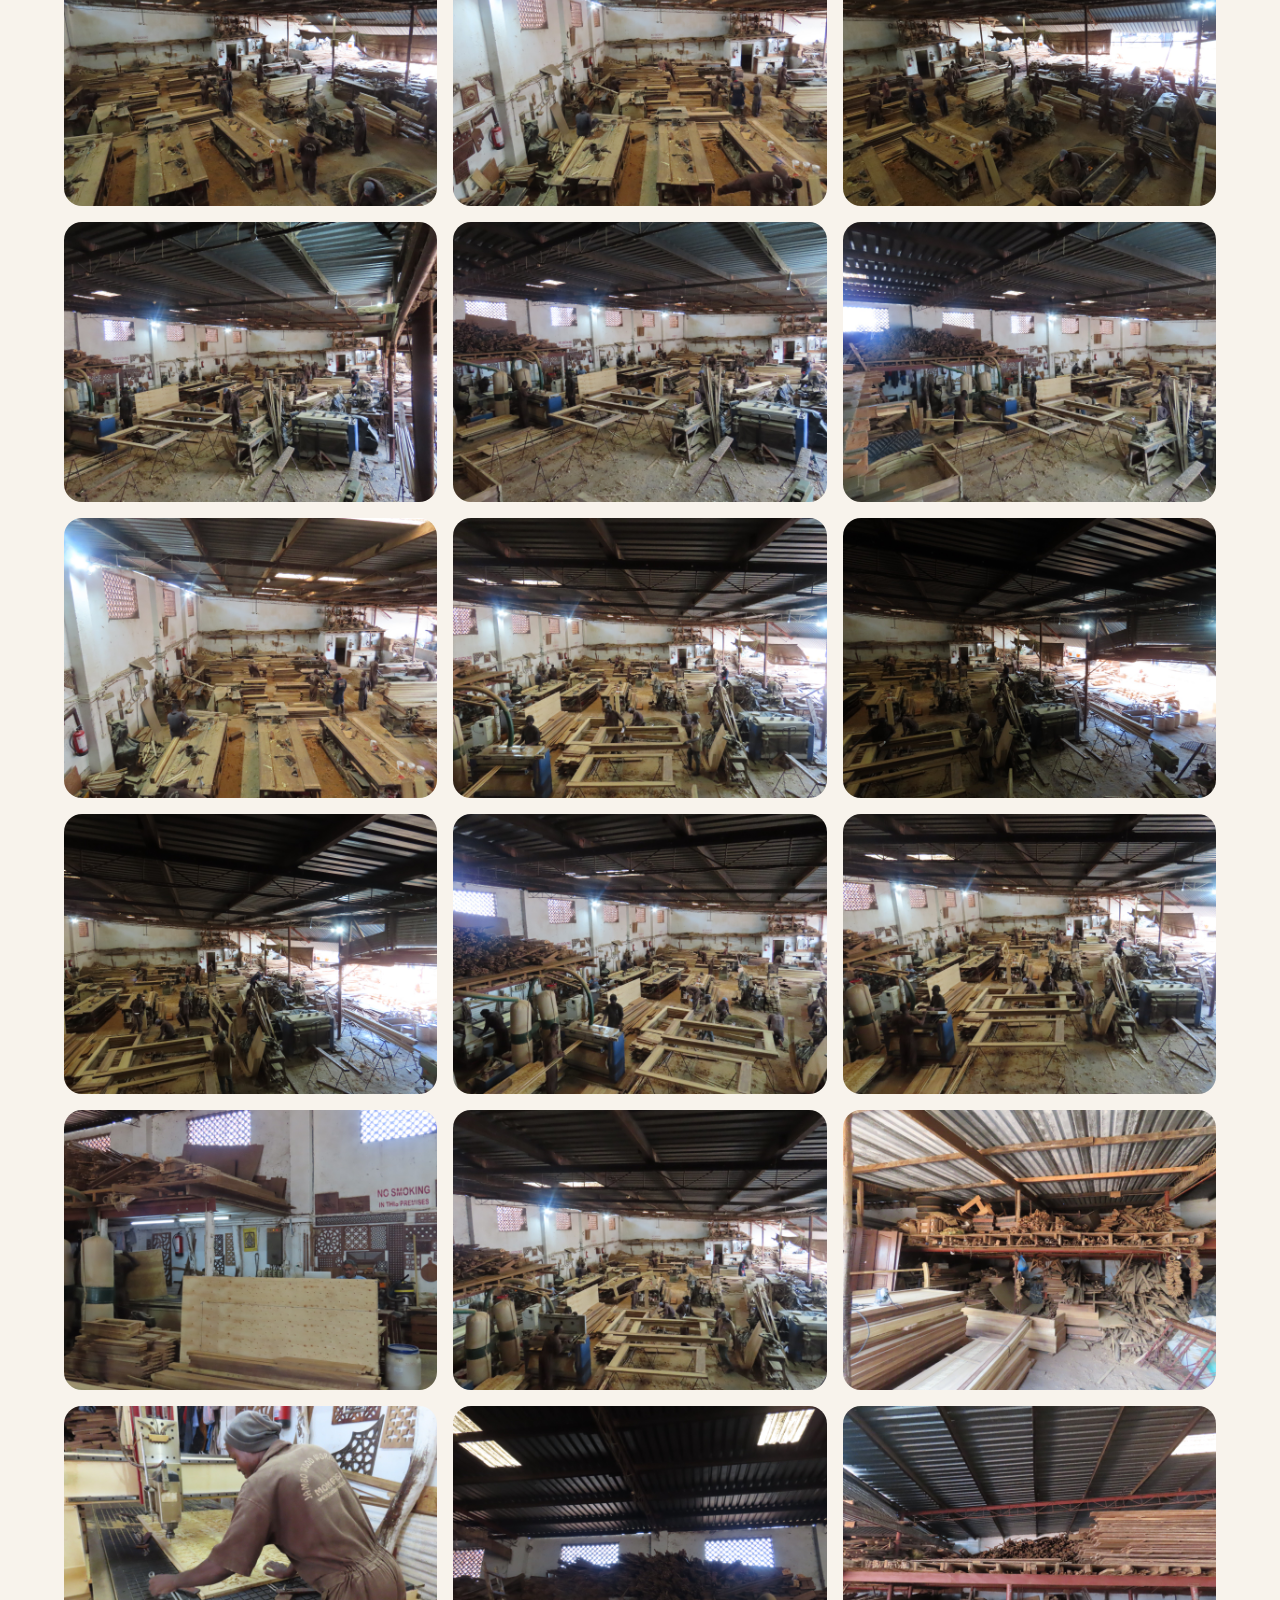
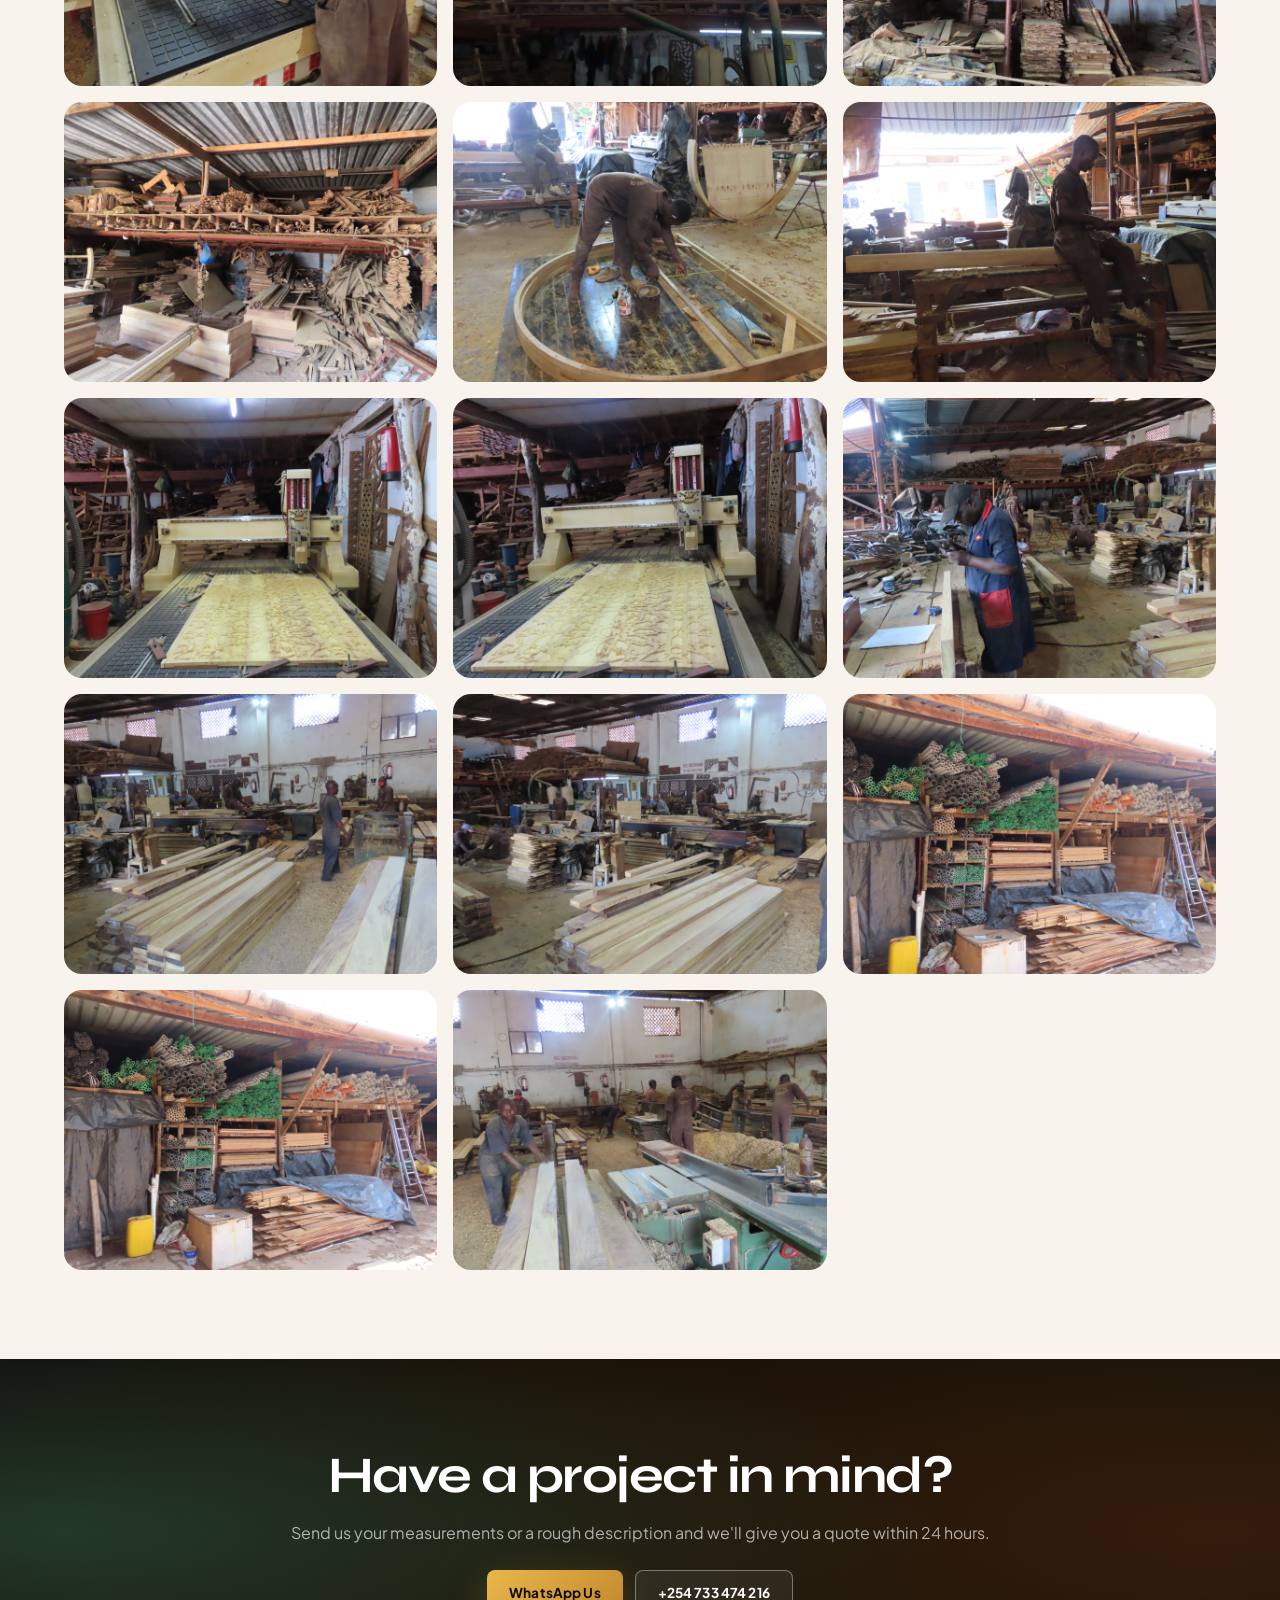
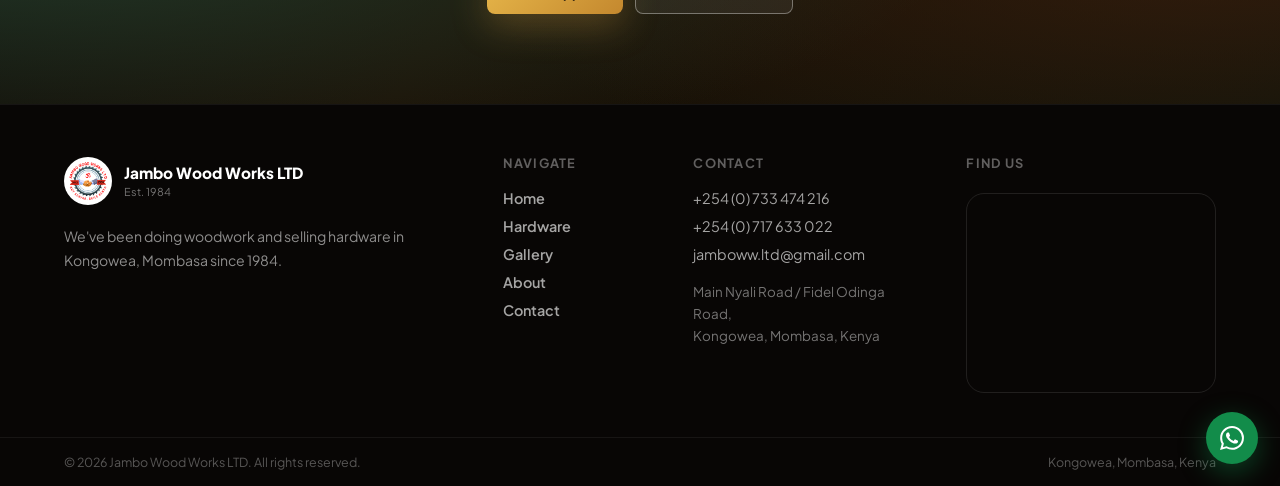
<file: gallery.html>
<!DOCTYPE html>
<html lang="en">
  <head>
    <meta charset="UTF-8" />
    <meta name="viewport" content="width=device-width, initial-scale=1.0" />
    <meta name="description" content="Jambo Wood Works LTD gallery — CNC door designs, kitchens, wardrobes, shop fittings, and custom furniture across Mombasa and Kenya." />
    <link rel="canonical" href="https://jamboww.co.ke/gallery.html" />
    <meta property="og:title" content="Gallery | Jambo Wood Works LTD" />
    <meta property="og:description" content="Jambo Wood Works LTD gallery — CNC door designs, kitchens, wardrobes, shop fittings, and custom furniture across Mombasa and Kenya." />
    <meta property="og:type" content="website" />
    <meta property="og:url" content="https://jamboww.co.ke/gallery.html" />
    <meta property="og:image" content="https://jamboww.co.ke/assets/images/Projects/project-1.jpg" />
    <meta name="twitter:card" content="summary_large_image" />
    <link rel="icon" type="image/png" href="assets/images/Logo/jambo-logo-2024.png" />
    <title>Gallery | Jambo Wood Works LTD — Kongowea, Mombasa</title>
    <link rel="preconnect" href="https://fonts.googleapis.com" />
    <link rel="preconnect" href="https://fonts.gstatic.com" crossorigin />
    <link href="https://fonts.googleapis.com/css2?family=Montserrat:wght@800&family=DM+Sans:wght@400;500;600&family=Plus+Jakarta+Sans:ital,wght@0,400;0,500;0,600;0,700;0,800;1,400;1,600;1,700&family=Syne:wght@400;500;600;700;800&display=swap" rel="stylesheet" />
        <!-- Sitemap reference -->
    <link rel="sitemap" type="application/xml" href="/sitemap.xml" />
    <!-- Google Analytics — replace GA_MEASUREMENT_ID with your ID e.g. G-XXXXXXXXXX -->
    <!-- <script async src="https://www.googletagmanager.com/gtag/js?id=GA_MEASUREMENT_ID"></script>
    <script>window.dataLayer=window.dataLayer||[];function gtag(){dataLayer.push(arguments);}gtag("js",new Date());gtag("config","GA_MEASUREMENT_ID");</script> -->
    <link rel="stylesheet" href="assets/css/styles.css?v=41" />
    <link rel="stylesheet" href="assets/css/pages.css?v=41" />
  </head>
  <body>

    <header class="site-header" data-header>
      <a class="brand" href="index.html" aria-label="Jambo Wood Works LTD home">
        <span class="brand-logo-wrap"><img src="assets/images/Logo/jambo-logo-2024.png" alt="Jambo Wood Works LTD" fetchpriority="high" decoding="async" width="256" height="254" /></span>
        <span class="brand-text"><strong>Jambo Wood Works LTD</strong><span class="brand-rule" aria-hidden="true"><span></span><span></span><span></span></span><small>Est. 1984 · Mombasa</small></span>
      </a>
      <nav class="desktop-nav" aria-label="Primary navigation">
        <a href="index.html" data-i18n="nav-home">Home</a>
        <a href="hardware.html" data-i18n="nav-hardware">Hardware</a>
        <a href="gallery.html" class="active" data-i18n="nav-projects">Gallery</a>
        <a href="about.html">About</a>
        <a href="contact.html" data-i18n="nav-contact">Contact</a>
      </nav>
      <div class="nav-right">
        <div class="nav-translate" data-translate-wrap>
          <button class="nav-translate-btn" data-translate-toggle aria-label="Translate">
            <svg viewBox="0 0 24 24" width="13" height="13" fill="none" stroke="currentColor" stroke-width="2" stroke-linecap="round" stroke-linejoin="round"><circle cx="12" cy="12" r="10"/><line x1="2" y1="12" x2="22" y2="12"/><path d="M12 2a15.3 15.3 0 0 1 4 10 15.3 15.3 0 0 1-4 10 15.3 15.3 0 0 1-4-10 15.3 15.3 0 0 1 4-10z"/></svg>
            <span data-translate-target>EN</span>
            <svg class="tl-btn-chevron" viewBox="0 0 24 24" width="10" height="10" fill="none" stroke="currentColor" stroke-width="2.5" stroke-linecap="round" stroke-linejoin="round"><polyline points="6 9 12 15 18 9"/></svg>
          </button>
          <div class="nav-translate-dropdown" data-translate-dropdown hidden>
            <button class="tl-opt tl-active" data-lang="en"><span class="tl-flag">🇬🇧</span><span class="tl-name">English</span><span class="tl-code">EN</span></button>
            <button class="tl-opt" data-lang="sw"><span class="tl-flag">🇰🇪</span><span class="tl-name">Kiswahili</span><span class="tl-code">SWA</span></button>
          </div>
        </div>
        <a class="nav-cta" href="https://wa.me/message/P3MMDNBS5KIHO1" target="_blank" rel="noreferrer" data-i18n="nav-cta">Get a Quote</a>
      </div>
      <button class="menu-toggle" type="button" data-menu-toggle aria-label="Open menu" aria-expanded="false">
        <span></span><span></span>
      </button>
    </header>

            
    <!-- Mobile menu -->
    <div class="mobile-menu" data-mobile-menu>

      <!-- Top bar: brand left, close right -->
      <div class="mm-top">
        <a class="mm-brand" href="index.html">
          <img src="assets/images/Logo/jambo-logo-2024.png" alt="Jambo Wood Works LTD" loading="lazy" decoding="async" width="256" height="254" />
          <div>
            <strong>Jambo Wood Works LTD</strong><small>Est. 1984 · Mombasa</small>
          </div>
        </a>
        <button class="mm-close" data-menu-toggle aria-label="Close menu">
          <svg viewBox="0 0 24 24" width="18" height="18" fill="none" stroke="currentColor" stroke-width="2.5" stroke-linecap="round"><line x1="18" y1="6" x2="6" y2="18"/><line x1="6" y1="6" x2="18" y2="18"/></svg>
        </button>
      </div>

      <!-- Language toggle -->
      <div class="mm-lang">
        <button class="mm-lang-btn" data-translate-toggle aria-label="Switch language">
          <svg viewBox="0 0 24 24" width="14" height="14" fill="none" stroke="currentColor" stroke-width="2" stroke-linecap="round" stroke-linejoin="round"><circle cx="12" cy="12" r="10"/><line x1="2" y1="12" x2="22" y2="12"/><path d="M12 2a15.3 15.3 0 0 1 4 10 15.3 15.3 0 0 1-4 10 15.3 15.3 0 0 1-4-10 15.3 15.3 0 0 1 4-10z"/></svg>
          <span data-translate-target>EN</span>
          <svg viewBox="0 0 24 24" width="10" height="10" fill="none" stroke="currentColor" stroke-width="2.5" stroke-linecap="round" stroke-linejoin="round"><polyline points="6 9 12 15 18 9"/></svg>
        </button>
      </div>

      <!-- Centered nav links -->
      <nav class="mm-nav" aria-label="Mobile navigation">
        <a href="index.html" data-i18n="nav-home">Home</a>
        <a href="hardware.html" data-i18n="nav-hardware">Hardware</a>
        <a class="active" href="gallery.html" data-i18n="nav-projects">Gallery</a>
        <a href="about.html">About</a>
        <a href="contact.html" data-i18n="nav-contact">Contact</a>
      </nav>

      <!-- Full-width gold CTA -->
      <div class="mm-footer">
        <a class="mm-cta" href="https://wa.me/message/P3MMDNBS5KIHO1" target="_blank" rel="noreferrer" data-i18n="nav-cta">Get a Quote</a>
      </div>

    </div>

    <main>
      <!-- Gallery Hero -->
      <section class="gallery-hero">
        <div class="gallery-hero-inner">
          <!-- Left content -->
          <div class="gallery-hero-left">
            <p class="gallery-hero-label" data-i18n="pr-label">YOUR VISION. OUR CRAFT</p>
            <h1 class="gallery-hero-title">
              Custom<br>
              woodwork<br>
              <span class="gallery-hero-title-gold">made<br>exceptional.</span>
            </h1>
            <p class="gallery-hero-description">From statement doors to complete interiors, we bring craftsmanship and creativity together to build timeless pieces.</p>
            <div class="gallery-hero-actions">
              <a class="gallery-hero-btn-gold" href="https://wa.me/message/P3MMDNBS5KIHO1?text=Hi%2C%20I%27d%20like%20to%20start%20a%20project." target="_blank" rel="noreferrer">Start Your Project</a>
              <a class="gallery-hero-btn-outline" href="#gallery-content">
                Explore Gallery
                <svg viewBox="0 0 24 24" width="18" height="18" fill="none" stroke="currentColor" stroke-width="2" stroke-linecap="round" stroke-linejoin="round">
                  <line x1="5" y1="12" x2="19" y2="12"/>
                  <polyline points="12 5 19 12 12 19"/>
                </svg>
              </a>
            </div>
          </div>

          <!-- Right showcase -->
          <div class="gallery-hero-right">
            <!-- One card per image; JS cycles which card sits in which slot -->
            <div class="gallery-hero-showcase" data-gallery-carousel>
              <div class="gallery-hero-card is-center">
                <img src="assets/images/Projects/project-1.jpg" alt="Fitted kitchen installation" loading="lazy" decoding="async" width="866" height="868" />
              </div>
              <div class="gallery-hero-card is-right">
                <img src="assets/images/Projects/project-2.jpg" alt="Custom joinery project" loading="lazy" decoding="async" width="384" height="288" />
              </div>
              <div class="gallery-hero-card is-off-right">
                <img src="assets/images/Projects/project-3.jpg" alt="Built-in wardrobe" loading="lazy" decoding="async" width="384" height="288" />
              </div>
              <div class="gallery-hero-card is-off-right">
                <img src="assets/images/Projects/project-5.jpg" alt="Shop fitting project" loading="lazy" decoding="async" width="384" height="288" />
              </div>
              <div class="gallery-hero-card is-off-left">
                <img src="assets/images/Projects/project-7.jpg" alt="Office furniture project" loading="lazy" decoding="async" width="384" height="288" />
              </div>
              <div class="gallery-hero-card is-left">
                <img src="assets/images/Projects/project-10.jpg" alt="Bespoke cabinetry" loading="lazy" decoding="async" width="384" height="288" />
              </div>
            </div>
          </div>
        </div>
      </section>

      <!-- Filter tabs -->
      <section class="proj-page-section" id="gallery-content">
        <div class="proj-page-inner">
          <div class="proj-filters" role="tablist">
            <button class="proj-filter active" data-filter="all">All</button>
            <button class="proj-filter" data-filter="doors">Doors</button>
            <button class="proj-filter" data-filter="selected">Selected Work</button>
			<button class="proj-filter" data-filter="workshop">Workshop</button>
          </div>

          <div class="proj-masonry" data-proj-grid>

            <!-- Doors section - 70 door images -->
            <div class="proj-item" data-category="doors">
              <img src="assets/CNC 2D/door-1.jpg" alt="CNC Door Design 1" loading="lazy" decoding="async" width="384" height="923" />
            </div>
            <div class="proj-item" data-category="doors">
              <img src="assets/CNC 2D/door-2.jpeg" alt="CNC Door Design 2" loading="lazy" decoding="async" width="384" height="681" />
            </div>
            <div class="proj-item" data-category="doors">
              <img src="assets/CNC 2D/door-3.jpg" alt="CNC Door Design 3" loading="lazy" decoding="async" width="384" height="836" />
            </div>
            <div class="proj-item" data-category="doors">
              <img src="assets/CNC 2D/door-4.jpg" alt="CNC Door Design 4" loading="lazy" decoding="async" width="384" height="836" />
            </div>
            <div class="proj-item" data-category="doors">
              <img src="assets/CNC 2D/door-5.jpg" alt="CNC Door Design 5" loading="lazy" decoding="async" width="384" height="911" />
            </div>
            <div class="proj-item" data-category="doors">
              <img src="assets/CNC 2D/door-6.jpeg" alt="CNC Door Design 6" loading="lazy" decoding="async" width="384" height="681" />
            </div>
            <div class="proj-item" data-category="doors">
              <img src="assets/CNC 2D/door-7.jpg" alt="CNC Door Design 7" loading="lazy" decoding="async" width="384" height="836" />
            </div>
            <div class="proj-item" data-category="doors">
              <img src="assets/CNC 2D/door-8.jpg" alt="CNC Door Design 8" loading="lazy" decoding="async" width="384" height="681" />
            </div>
            <div class="proj-item" data-category="doors">
              <img src="assets/CNC 2D/door-9.jpg" alt="CNC Door Design 9" loading="lazy" decoding="async" width="384" height="818" />
            </div>
            <div class="proj-item" data-category="doors">
              <img src="assets/CNC 2D/door-10.jpg" alt="CNC Door Design 10" loading="lazy" decoding="async" width="384" height="469" />
            </div>
            <div class="proj-item" data-category="doors">
              <img src="assets/CNC 2D/door-11.jpg" alt="CNC Door Design 11" loading="lazy" decoding="async" width="384" height="836" />
            </div>
            <div class="proj-item" data-category="doors">
              <img src="assets/CNC 2D/door-12.jpg" alt="CNC Door Design 12" loading="lazy" decoding="async" width="384" height="215" />
            </div>
            <div class="proj-item" data-category="doors">
              <img src="assets/CNC 2D/door-13.jpeg" alt="CNC Door Design 13" loading="lazy" decoding="async" width="384" height="681" />
            </div>
            <div class="proj-item" data-category="doors">
              <img src="assets/CNC 2D/door-14.jpeg" alt="CNC Door Design 14" loading="lazy" decoding="async" width="384" height="681" />
            </div>
            <div class="proj-item" data-category="doors">
              <img src="assets/CNC 2D/door-15.jpg" alt="CNC Door Design 15" loading="lazy" decoding="async" width="384" height="681" />
            </div>
            <div class="proj-item" data-category="doors">
              <img src="assets/CNC 2D/door-16.jpg" alt="CNC Door Design 16" loading="lazy" decoding="async" width="384" height="958" />
            </div>
            <div class="proj-item" data-category="doors">
              <img src="assets/CNC 2D/door-17.jpg" alt="CNC Door Design 17" loading="lazy" decoding="async" width="307" height="670" />
            </div>
            <div class="proj-item" data-category="doors">
              <img src="assets/CNC 2D/door-18.jpg" alt="CNC Door Design 18" loading="lazy" decoding="async" width="384" height="836" />
            </div>
            <div class="proj-item" data-category="doors">
              <img src="assets/CNC 2D/door-19.jpg" alt="CNC Door Design 19" loading="lazy" decoding="async" width="384" height="771" />
            </div>
            <div class="proj-item" data-category="doors">
              <img src="assets/CNC 2D/door-20.jpeg" alt="CNC Door Design 20" loading="lazy" decoding="async" width="384" height="681" />
            </div>
            <div class="proj-item" data-category="doors">
              <img src="assets/CNC 2D/door-21.jpg" alt="CNC Door Design 21" loading="lazy" decoding="async" width="384" height="836" />
            </div>
            <div class="proj-item" data-category="doors">
              <img src="assets/CNC 2D/door-22.jpg" alt="CNC Door Design 22" loading="lazy" decoding="async" width="384" height="684" />
            </div>
            <div class="proj-item" data-category="doors">
              <img src="assets/CNC 2D/door-23.jpg" alt="CNC Door Design 23" loading="lazy" decoding="async" width="384" height="836" />
            </div>
            <div class="proj-item" data-category="doors">
              <img src="assets/CNC 2D/door-24.jpg" alt="CNC Door Design 24" loading="lazy" decoding="async" width="384" height="511" />
            </div>
            <div class="proj-item" data-category="doors">
              <img src="assets/CNC 2D/door-25.jpg" alt="CNC Door Design 25" loading="lazy" decoding="async" width="384" height="930" />
            </div>
            <div class="proj-item" data-category="doors">
              <img src="assets/CNC 2D/door-26.jpg" alt="CNC Door Design 26" loading="lazy" decoding="async" width="384" height="744" />
            </div>
            <div class="proj-item" data-category="doors">
              <img src="assets/CNC 2D/door-27.jpg" alt="CNC Door Design 27" loading="lazy" decoding="async" width="384" height="511" />
            </div>
            <div class="proj-item" data-category="doors">
              <img src="assets/CNC 2D/door-28.jpg" alt="CNC Door Design 28" loading="lazy" decoding="async" width="384" height="685" />
            </div>
            <div class="proj-item" data-category="doors">
              <img src="assets/CNC 2D/door-29.jpg" alt="CNC Door Design 29" loading="lazy" decoding="async" width="384" height="215" />
            </div>
            <div class="proj-item" data-category="doors">
              <img src="assets/CNC 2D/door-30.jpg" alt="CNC Door Design 30" loading="lazy" decoding="async" width="384" height="836" />
            </div>
            <div class="proj-item" data-category="doors">
              <img src="assets/CNC 2D/door-32.jpeg" alt="CNC Door Design 32" loading="lazy" decoding="async" width="384" height="681" />
            </div>
            <div class="proj-item" data-category="doors">
              <img src="assets/CNC 2D/door-33.jpg" alt="CNC Door Design 33" loading="lazy" decoding="async" width="384" height="836" />
            </div>
            <div class="proj-item" data-category="doors">
              <img src="assets/CNC 2D/door-34.jpg" alt="CNC Door Design 34" loading="lazy" decoding="async" width="384" height="653" />
            </div>
            <div class="proj-item" data-category="doors">
              <img src="assets/CNC 2D/door-35.jpg" alt="CNC Door Design 35" loading="lazy" decoding="async" width="384" height="576" />
            </div>
            <div class="proj-item" data-category="doors">
              <img src="assets/CNC 2D/door-36.jpg" alt="CNC Door Design 36" loading="lazy" decoding="async" width="384" height="878" />
            </div>
            <div class="proj-item" data-category="doors">
              <img src="assets/CNC 2D/door-37.jpg" alt="CNC Door Design 37" loading="lazy" decoding="async" width="384" height="615" />
            </div>
            <div class="proj-item" data-category="doors">
              <img src="assets/CNC 2D/door-38.jpg" alt="CNC Door Design 38" loading="lazy" decoding="async" width="384" height="511" />
            </div>
            <div class="proj-item" data-category="doors">
              <img src="assets/CNC 2D/door-39.jpg" alt="CNC Door Design 39" loading="lazy" decoding="async" width="384" height="215" />
            </div>
            <div class="proj-item" data-category="doors">
              <img src="assets/CNC 2D/door-40.jpeg" alt="CNC Door Design 40" loading="lazy" decoding="async" width="384" height="681" />
            </div>
            <div class="proj-item" data-category="doors">
              <img src="assets/CNC 2D/door-41.jpg" alt="CNC Door Design 41" loading="lazy" decoding="async" width="384" height="920" />
            </div>
            <div class="proj-item" data-category="doors">
              <img src="assets/CNC 2D/door-42.jpg" alt="CNC Door Design 42" loading="lazy" decoding="async" width="384" height="836" />
            </div>
            <div class="proj-item" data-category="doors">
              <img src="assets/CNC 2D/door-43.jpg" alt="CNC Door Design 43" loading="lazy" decoding="async" width="384" height="720" />
            </div>
            <div class="proj-item" data-category="doors">
              <img src="assets/CNC 2D/door-44.jpg" alt="CNC Door Design 44" loading="lazy" decoding="async" width="384" height="836" />
            </div>
            <div class="proj-item" data-category="doors">
              <img src="assets/CNC 2D/door-45.jpg" alt="CNC Door Design 45" loading="lazy" decoding="async" width="384" height="215" />
            </div>
            <div class="proj-item" data-category="doors">
              <img src="assets/CNC 2D/door-46.jpg" alt="CNC Door Design 46" loading="lazy" decoding="async" width="384" height="379" />
            </div>
            <div class="proj-item" data-category="doors">
              <img src="assets/CNC 2D/door-47.jpg" alt="CNC Door Design 47" loading="lazy" decoding="async" width="384" height="793" />
            </div>
            <div class="proj-item" data-category="doors">
              <img src="assets/CNC 2D/door-48.jpg" alt="CNC Door Design 48" loading="lazy" decoding="async" width="384" height="215" />
            </div>
            <div class="proj-item" data-category="doors">
              <img src="assets/CNC 2D/door-49.jpg" alt="CNC Door Design 49" loading="lazy" decoding="async" width="384" height="896" />
            </div>
            <div class="proj-item" data-category="doors">
              <img src="assets/CNC 2D/door-50.jpg" alt="CNC Door Design 50" loading="lazy" decoding="async" width="384" height="511" />
            </div>
            <div class="proj-item" data-category="doors">
              <img src="assets/CNC 2D/door-51.jpg" alt="CNC Door Design 51" loading="lazy" decoding="async" width="384" height="939" />
            </div>
            <div class="proj-item" data-category="doors">
              <img src="assets/CNC 2D/door-52.jpeg" alt="CNC Door Design 52" loading="lazy" decoding="async" width="384" height="681" />
            </div>
            <div class="proj-item" data-category="doors">
              <img src="assets/CNC 2D/door-53.jpg" alt="CNC Door Design 53" loading="lazy" decoding="async" width="384" height="681" />
            </div>
            <div class="proj-item" data-category="doors">
              <img src="assets/CNC 2D/door-54.jpg" alt="CNC Door Design 54" loading="lazy" decoding="async" width="384" height="976" />
            </div>
            <div class="proj-item" data-category="doors">
              <img src="assets/CNC 2D/door-55.jpg" alt="CNC Door Design 55" loading="lazy" decoding="async" width="384" height="836" />
            </div>
            <div class="proj-item" data-category="doors">
              <img src="assets/CNC 2D/door-56.jpg" alt="CNC Door Design 56" loading="lazy" decoding="async" width="384" height="821" />
            </div>
            <div class="proj-item" data-category="doors">
              <img src="assets/CNC 2D/door-57.jpeg" alt="CNC Door Design 57" loading="lazy" decoding="async" width="384" height="681" />
            </div>
            <div class="proj-item" data-category="doors">
              <img src="assets/CNC 2D/door-58.jpg" alt="CNC Door Design 58" loading="lazy" decoding="async" width="384" height="215" />
            </div>
            <div class="proj-item" data-category="doors">
              <img src="assets/CNC 2D/door-59.jpg" alt="CNC Door Design 59" loading="lazy" decoding="async" width="384" height="854" />
            </div>
            <div class="proj-item" data-category="doors">
              <img src="assets/CNC 2D/door-60.jpg" alt="CNC Door Design 60" loading="lazy" decoding="async" width="384" height="511" />
            </div>
            <div class="proj-item" data-category="doors">
              <img src="assets/CNC 2D/door-61.jpg" alt="CNC Door Design 61" loading="lazy" decoding="async" width="384" height="898" />
            </div>
            <div class="proj-item" data-category="doors">
              <img src="assets/CNC 2D/door-62.jpg" alt="CNC Door Design 62" loading="lazy" decoding="async" width="384" height="215" />
            </div>
            <div class="proj-item" data-category="doors">
              <img src="assets/CNC 2D/door-63.jpg" alt="CNC Door Design 63" loading="lazy" decoding="async" width="384" height="696" />
            </div>
            <div class="proj-item" data-category="doors">
              <img src="assets/CNC 2D/door-64.jpg" alt="CNC Door Design 64" loading="lazy" decoding="async" width="384" height="836" />
            </div>
            <div class="proj-item" data-category="doors">
              <img src="assets/CNC 2D/door-65.jpg" alt="CNC Door Design 65" loading="lazy" decoding="async" width="384" height="836" />
            </div>
            <div class="proj-item" data-category="doors">
              <img src="assets/CNC 2D/door-66.jpg" alt="CNC Door Design 66" loading="lazy" decoding="async" width="384" height="525" />
            </div>
            <div class="proj-item" data-category="doors">
              <img src="assets/CNC 2D/door-67.jpg" alt="CNC Door Design 67" loading="lazy" decoding="async" width="384" height="836" />
            </div>
            <div class="proj-item" data-category="doors">
              <img src="assets/CNC 2D/door-68.jpg" alt="CNC Door Design 68" loading="lazy" decoding="async" width="384" height="643" />
            </div>
            <div class="proj-item" data-category="doors">
              <img src="assets/CNC 2D/door-69.jpeg" alt="CNC Door Design 69" loading="lazy" decoding="async" width="384" height="681" />
            </div>
            <div class="proj-item" data-category="doors">
              <img src="assets/CNC 2D/door-70.jpg" alt="CNC Door Design 70" loading="lazy" decoding="async" width="384" height="814" />
            </div>

            <!-- Selected Work section - 20 images from Projects folder -->
            <div class="proj-item" data-category="selected">
              <img src="assets/images/Projects/project-1.jpg" alt="Selected Project 1" loading="lazy" decoding="async" width="866" height="868" />
            </div>
            <div class="proj-item" data-category="selected">
              <img src="assets/images/Projects/project-2.jpg" alt="Selected Project 2" loading="lazy" decoding="async" width="384" height="288" />
            </div>
            <div class="proj-item" data-category="selected">
              <img src="assets/images/Projects/project-3.jpg" alt="Selected Project 3" loading="lazy" decoding="async" width="384" height="288" />
            </div>
            <div class="proj-item" data-category="selected">
              <img src="assets/images/Projects/project-4.jpg" alt="Selected Project 4" loading="lazy" decoding="async" width="384" height="516" />
            </div>
            <div class="proj-item" data-category="selected">
              <img src="assets/images/Projects/project-5.jpg" alt="Selected Project 5" loading="lazy" decoding="async" width="384" height="288" />
            </div>
            <div class="proj-item" data-category="selected">
              <img src="assets/images/Projects/project-6.jpg" alt="Selected Project 6" loading="lazy" decoding="async" width="384" height="308" />
            </div>
            <div class="proj-item" data-category="selected">
              <img src="assets/images/Projects/project-7.jpg" alt="Selected Project 7" loading="lazy" decoding="async" width="384" height="288" />
            </div>
            <div class="proj-item" data-category="selected">
              <img src="assets/images/Projects/project-8.jpg" alt="Selected Project 8" loading="lazy" decoding="async" width="384" height="469" />
            </div>
            <div class="proj-item" data-category="selected">
              <img src="assets/images/Projects/project-9.jpg" alt="Selected Project 9" loading="lazy" decoding="async" width="1536" height="1152" />
            </div>
            <div class="proj-item" data-category="selected">
              <img src="assets/images/Projects/project-10.jpg" alt="Selected Project 10" loading="lazy" decoding="async" width="384" height="288" />
            </div>
            <div class="proj-item" data-category="selected">
              <img src="assets/images/Projects/project-11.jpg" alt="Selected Project 11" loading="lazy" decoding="async" width="867" height="646" />
            </div>
            <div class="proj-item" data-category="selected">
              <img src="assets/images/Projects/project-12.jpg" alt="Selected Project 12" loading="lazy" decoding="async" width="863" height="846" />
            </div>
            <div class="proj-item" data-category="selected">
              <img src="assets/images/Projects/project-13.jpg" alt="Selected Project 13" loading="lazy" decoding="async" width="691" height="865" />
            </div>
            <div class="proj-item" data-category="selected">
              <img src="assets/images/Projects/project-14.jpg" alt="Selected Project 14" loading="lazy" decoding="async" width="862" height="866" />
            </div>
            <div class="proj-item" data-category="selected">
              <img src="assets/images/Projects/project-15.jpg" alt="Selected Project 15" loading="lazy" decoding="async" width="1400" height="1059" />
            </div>
            <div class="proj-item" data-category="selected">
              <img src="assets/images/Projects/project-16.jpg" alt="Selected Project 16" loading="lazy" decoding="async" width="1400" height="1206" />
            </div>
            <div class="proj-item" data-category="selected">
              <img src="assets/images/Projects/project-17.jpg" alt="Selected Project 17" loading="lazy" decoding="async" width="1400" height="1400" />
            </div>
            <div class="proj-item" data-category="selected">
              <img src="assets/images/Projects/project-1.jpg" alt="Selected Project 18" loading="lazy" decoding="async" width="866" height="868" />
            </div>
            <div class="proj-item" data-category="selected">
              <img src="assets/images/Projects/project-2.jpg" alt="Selected Project 19" loading="lazy" decoding="async" width="384" height="288" />
            </div>
            <div class="proj-item" data-category="selected">
              <img src="assets/images/Projects/project-3.jpg" alt="Selected Project 20" loading="lazy" decoding="async" width="384" height="288" />
            </div>

              <!-- workshop section - 50 images from Workshop folder -->
            <div class="proj-item" data-category="workshop">
              <img src="assets/images/Workshop/Workshop (1).jpeg" alt="Workshop 1" loading="lazy" />
            </div>

            <div class="proj-item" data-category="workshop">
              <img src="assets/images/Workshop/Workshop (2).jpeg" alt="Workshop 2" loading="lazy" />
            </div>

            <div class="proj-item" data-category="workshop">
              <img src="assets/images/Workshop/Workshop (5).jpeg" alt="Workshop 5" loading="lazy" />
            </div>

            <div class="proj-item" data-category="workshop">
              <img src="assets/images/Workshop/Workshop (9).jpeg" alt="Workshop 9" loading="lazy" />
            </div>

            <div class="proj-item" data-category="workshop">
              <img src="assets/images/Workshop/Workshop (10).jpeg" alt="Workshop 10" loading="lazy" />
            </div>

            <div class="proj-item" data-category="workshop">
              <img src="assets/images/Workshop/Workshop (14).jpeg" alt="Workshop 11" loading="lazy" />
            </div>

            <div class="proj-item" data-category="workshop">
              <img src="assets/images/Workshop/Workshop (16).jpeg" alt="Workshop 12" loading="lazy" />
            </div>

            <div class="proj-item" data-category="workshop">
              <img src="assets/images/Workshop/Workshop (17).jpeg" alt="Workshop 13" loading="lazy" />
            </div>

            <div class="proj-item" data-category="workshop">
              <img src="assets/images/Workshop/Workshop (18).jpeg" alt="Workshop 14" loading="lazy" />
            </div>

            <div class="proj-item" data-category="workshop">
              <img src="assets/images/Workshop/Workshop (19).jpeg" alt="Workshop 15" loading="lazy" />
            </div>

            <div class="proj-item" data-category="workshop">
              <img src="assets/images/Workshop/Workshop (20).jpeg" alt="Workshop 20" loading="lazy" />
            </div>

            <div class="proj-item" data-category="workshop">
              <img src="assets/images/Workshop/Workshop (21).jpeg" alt="Workshop 21" loading="lazy" />
            </div>

            <div class="proj-item" data-category="workshop">
              <img src="assets/images/Workshop/Workshop (22).jpeg" alt="Workshop 22" loading="lazy" />
            </div>

            <div class="proj-item" data-category="workshop">
              <img src="assets/images/Workshop/Workshop (23).jpeg" alt="Workshop 23" loading="lazy" />
            </div>

            <div class="proj-item" data-category="workshop">
              <img src="assets/images/Workshop/Workshop (24).jpeg" alt="Workshop 24" loading="lazy" />
            </div>

            <div class="proj-item" data-category="workshop">
              <img src="assets/images/Workshop/Workshop (25).jpeg" alt="Workshop 25" loading="lazy" />
            </div>

            <div class="proj-item" data-category="workshop">
              <img src="assets/images/Workshop/Workshop (26).jpeg" alt="Workshop 26" loading="lazy" />
            </div>

            <div class="proj-item" data-category="workshop">
              <img src="assets/images/Workshop/Workshop (27).jpeg" alt="Workshop 27" loading="lazy" />
            </div>

            <div class="proj-item" data-category="workshop">
              <img src="assets/images/Workshop/Workshop (28).jpeg" alt="Workshop 28" loading="lazy" />
            </div>

            <div class="proj-item" data-category="workshop">
              <img src="assets/images/Workshop/Workshop (29).jpeg" alt="Workshop 29" loading="lazy" />
            </div>

            <div class="proj-item" data-category="workshop">
              <img src="assets/images/Workshop/Workshop (30).jpeg" alt="Workshop 30" loading="lazy" />
            </div>

            <div class="proj-item" data-category="workshop">
              <img src="assets/images/Workshop/Workshop (31).jpeg" alt="Workshop 31" loading="lazy" />
            </div>

            <div class="proj-item" data-category="workshop">
              <img src="assets/images/Workshop/Workshop (32).jpeg" alt="Workshop 32" loading="lazy" />
            </div>

            <div class="proj-item" data-category="workshop">
              <img src="assets/images/Workshop/Workshop (33).jpeg" alt="Workshop 33" loading="lazy" />
            </div>

            <div class="proj-item" data-category="workshop">
              <img src="assets/images/Workshop/Workshop (34).jpeg" alt="Workshop 34" loading="lazy" />
            </div>

            <div class="proj-item" data-category="workshop">
              <img src="assets/images/Workshop/Workshop (35).jpeg" alt="Workshop 35" loading="lazy" />
            </div>

            <div class="proj-item" data-category="workshop">
              <img src="assets/images/Workshop/Workshop (36).jpeg" alt="Workshop 36" loading="lazy" />
            </div>

            <div class="proj-item" data-category="workshop">
              <img src="assets/images/Workshop/Workshop (37).jpeg" alt="Workshop 37" loading="lazy" />
            </div>

            <div class="proj-item" data-category="workshop">
              <img src="assets/images/Workshop/Workshop (38).jpeg" alt="Workshop 38" loading="lazy" />
            </div>

            <div class="proj-item" data-category="workshop">
              <img src="assets/images/Workshop/Workshop (39).jpeg" alt="Workshop 39" loading="lazy" />
            </div>

            <div class="proj-item" data-category="workshop">
              <img src="assets/images/Workshop/Workshop (40).jpeg" alt="Workshop 40" loading="lazy" />
            </div>

            <div class="proj-item" data-category="workshop">
              <img src="assets/images/Workshop/Workshop (41).jpeg" alt="Workshop 41" loading="lazy" />
            </div>

            <div class="proj-item" data-category="workshop">
              <img src="assets/images/Workshop/Workshop (42).jpeg" alt="Workshop 42" loading="lazy" />
            </div>

            <div class="proj-item" data-category="workshop">
              <img src="assets/images/Workshop/Workshop (43).jpeg" alt="Workshop 43" loading="lazy" />
            </div>

            <div class="proj-item" data-category="workshop">
              <img src="assets/images/Workshop/Workshop (44).jpeg" alt="Workshop 44" loading="lazy" />
            </div>

            <div class="proj-item" data-category="workshop">
              <img src="assets/images/Workshop/Workshop (45).jpeg" alt="Workshop 45" loading="lazy" />
            </div>

            <div class="proj-item" data-category="workshop">
              <img src="assets/images/Workshop/Workshop (46).jpeg" alt="Workshop 46" loading="lazy" />
            </div>

            <div class="proj-item" data-category="workshop">
              <img src="assets/images/Workshop/Workshop (47).jpeg" alt="Workshop 47" loading="lazy" />
            </div>

            <div class="proj-item" data-category="workshop">
              <img src="assets/images/Workshop/Workshop (48).jpeg" alt="Workshop 48" loading="lazy" />
            </div>

            <div class="proj-item" data-category="workshop">
              <img src="assets/images/Workshop/Workshop (49).jpeg" alt="Workshop 49" loading="lazy" />
            </div>

            <div class="proj-item" data-category="workshop">
              <img src="assets/images/Workshop/Workshop (50).jpeg" alt="Workshop 50" loading="lazy" />
            </div>

            <div class="proj-item" data-category="workshop">
              <img src="assets/images/Workshop/Workshop (51).jpeg" alt="Workshop 51" loading="lazy" />
            </div>

          </div>
        </div>
      </section>

      <!-- CTA -->
      <section class="page-cta">
        <div class="page-cta-inner">
          <h2 data-i18n="pr-cta-h2">Have a project in mind?</h2>
          <p data-i18n="pr-cta-p">Send us your measurements or a rough description and we'll give you a quote within 24 hours.</p>
          <div class="page-cta-btns">
            <a class="btn btn-gold" href="https://wa.me/message/P3MMDNBS5KIHO1?text=Hi%2C%20I%27d%20like%20to%20discuss%20a%20project." target="_blank" rel="noreferrer">WhatsApp Us</a>
            <a class="btn btn-white-outline" href="tel:+254733474216">+254 733 474 216</a>
          </div>
        </div>
      </section>
    </main>

    <footer class="site-footer" id="contact">
      <div class="footer-inner">
        <div class="footer-brand-col">
          <a class="footer-brand" href="index.html">
            <img src="assets/images/Logo/jambo-logo-2024.png" alt="Jambo Wood Works LTD" loading="lazy" decoding="async" width="256" height="254" />
            <span><strong>Jambo Wood Works LTD</strong><small>Est. 1984</small></span>
          </a>
          <p>We've been doing woodwork and selling hardware in Kongowea, Mombasa since 1984.</p>
        </div>
        <div class="footer-links-col">
          <h4>Navigate</h4>
          <a href="index.html">Home</a>
          <a href="hardware.html">Hardware</a>
          <a href="gallery.html">Gallery</a>
          <a href="about.html">About</a>
          <a href="contact.html">Contact</a>
          </div>
        <div class="footer-contact-col">
          <h4>Contact</h4>
          <a href="tel:+254733474216">+254 (0) 733 474 216</a>
          <a href="tel:+254717633022">+254 (0) 717 633 022</a>
          <a href="mailto:jamboww.ltd@gmail.com">jamboww.ltd@gmail.com</a>
          <p class="footer-address">Main Nyali Road / Fidel Odinga Road,<br>Kongowea, Mombasa, Kenya</p>
        </div>
        <div class="footer-map-col">
          <h4>Find Us</h4>
          <div class="footer-map">
            <iframe title="Jambo Wood Works LTD location" loading="lazy" referrerpolicy="no-referrer-when-downgrade" src="https://www.google.com/maps?q=Jambo+Wood+Works+Ltd+Kongowea+Mombasa+Kenya&output=embed"></iframe>
          </div>
        </div>
      </div>
      <div class="footer-bottom">
        <span>&copy; 2026 Jambo Wood Works LTD. All rights reserved.</span>
        <span>Kongowea, Mombasa, Kenya</span>
      </div>
    </footer>

    <a class="whatsapp-float" href="https://wa.me/message/P3MMDNBS5KIHO1" target="_blank" rel="noreferrer" aria-label="Chat on WhatsApp">
      <span class="wa-tooltip">Get a free quote</span>
      <svg viewBox="0 0 24 24" width="28" height="28" fill="currentColor"><path d="M17.472 14.382c-.297-.149-1.758-.867-2.03-.967-.273-.099-.471-.148-.67.15-.197.297-.767.966-.94 1.164-.173.199-.347.223-.644.075-.297-.15-1.255-.463-2.39-1.475-.883-.788-1.48-1.761-1.653-2.059-.173-.297-.018-.458.13-.606.134-.133.298-.347.446-.52.149-.174.198-.298.298-.497.099-.198.05-.371-.025-.52-.075-.149-.669-1.612-.916-2.207-.242-.579-.487-.5-.669-.51-.173-.008-.371-.01-.57-.01-.198 0-.52.074-.792.372-.272.297-1.04 1.016-1.04 2.479 0 1.462 1.065 2.875 1.213 3.074.149.198 2.096 3.2 5.077 4.487.709.306 1.262.489 1.694.625.712.227 1.36.195 1.871.118.571-.085 1.758-.719 2.006-1.413.248-.694.248-1.289.173-1.413-.074-.124-.272-.198-.57-.347m-5.421 7.403h-.004a9.87 9.87 0 0 1-5.031-1.378l-.361-.214-3.741.982.998-3.648-.235-.374a9.86 9.86 0 0 1-1.51-5.26c.001-5.45 4.436-9.884 9.888-9.884 2.64 0 5.122 1.03 6.988 2.898a9.825 9.825 0 0 1 2.893 6.994c-.003 5.45-4.437 9.884-9.885 9.884m8.413-18.297A11.815 11.815 0 0 0 12.05 0C5.495 0 .16 5.335.157 11.892c0 2.096.547 4.142 1.588 5.945L.057 24l6.305-1.654a11.882 11.882 0 0 0 5.683 1.448h.005c6.554 0 11.89-5.335 11.893-11.893a11.821 11.821 0 0 0-3.48-8.413Z"/></svg>
    </a>    <button class="scroll-top" type="button" data-scroll-top aria-label="Scroll to top">
      <svg viewBox="0 0 24 24" width="18" height="18" fill="none" stroke="currentColor" stroke-width="2.5" stroke-linecap="round" stroke-linejoin="round"><polyline points="18 15 12 9 6 15"/></svg>
    </button>


    <script src="assets/js/main.js?v=41" defer></script>
    <script>
      // Projects filter
      const filters = document.querySelectorAll(".proj-filter");
      const items   = document.querySelectorAll(".proj-item");
      filters.forEach((btn) => {
        btn.addEventListener("click", () => {
          filters.forEach((b) => b.classList.remove("active"));
          btn.classList.add("active");
          const f = btn.dataset.filter;
          items.forEach((item) => {
            item.style.display = (f === "all" || item.dataset.category === f) ? "" : "none";
          });
        });
      });
    </script>
  </body>
</html>
</file>
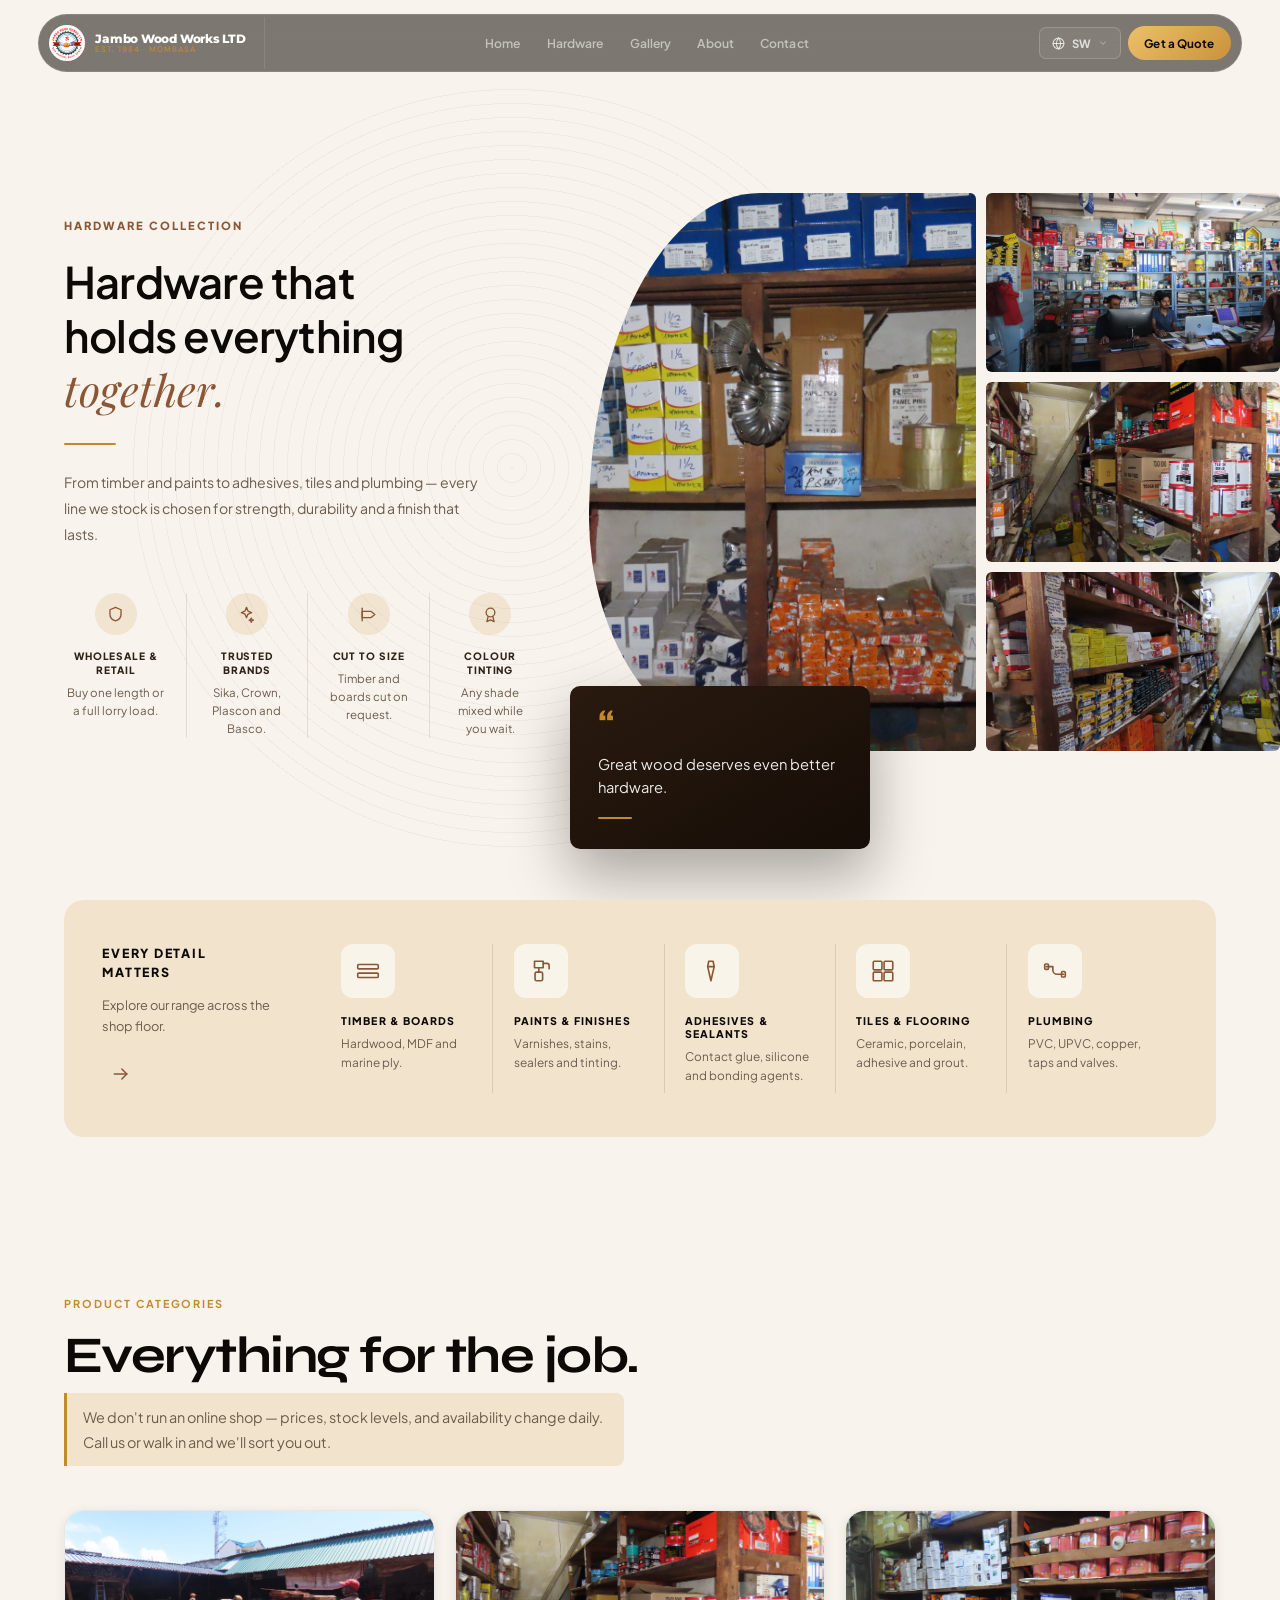
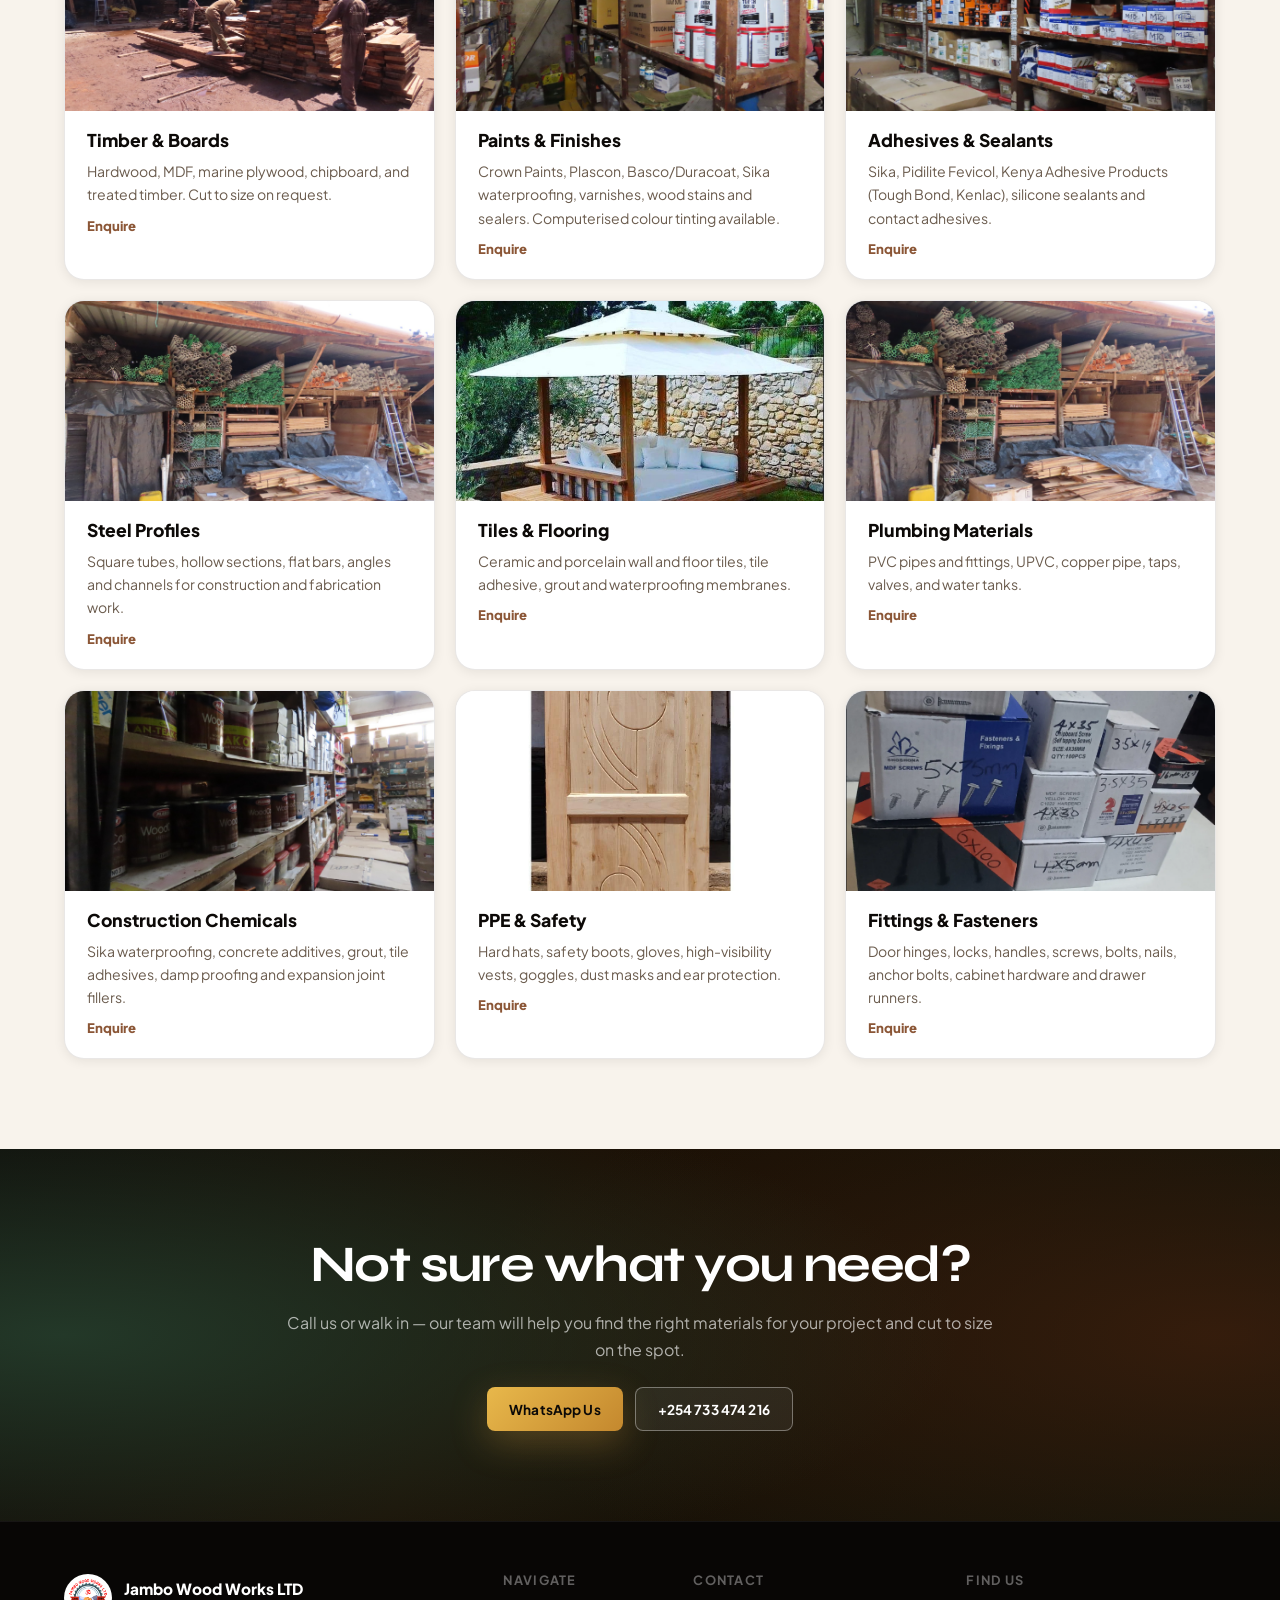
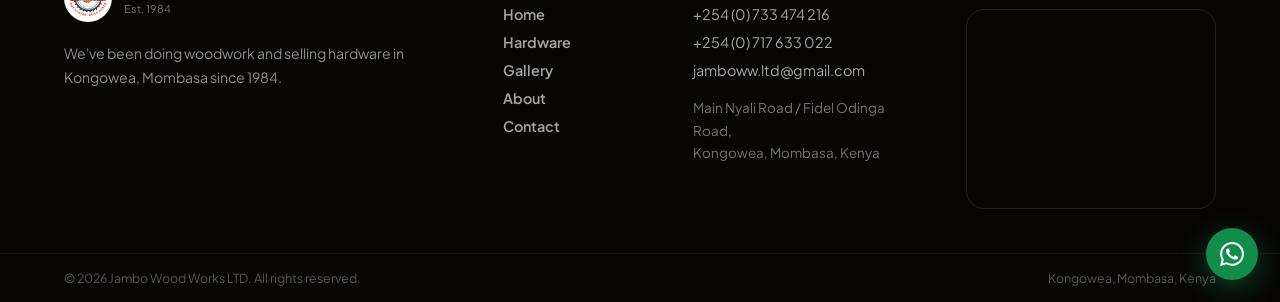
<file: hardware.html>
<!DOCTYPE html>
<html lang="en">
  <head>
    <meta charset="UTF-8" />
    <meta name="viewport" content="width=device-width, initial-scale=1.0" />
    <meta name="description" content="Browse Jambo Wood Works LTD hardware — timber, paints, adhesives, plumbing materials, tiles, construction chemicals and more in Kongowea, Mombasa." />
    <link rel="canonical" href="https://jamboww.co.ke/hardware.html" />
    <meta property="og:title" content="Hardware | Jambo Wood Works LTD" />
    <meta property="og:description" content="Browse Jambo Wood Works LTD hardware — timber, paints, adhesives, plumbing materials, tiles, construction chemicals and more in Kongowea, Mombasa." />
    <meta property="og:type" content="website" />
    <meta property="og:url" content="https://jamboww.co.ke/hardware.html" />
    <meta property="og:image" content="https://jamboww.co.ke/assets/images/Hardware/hardware-item-1.jpg" />
    <meta name="twitter:card" content="summary_large_image" />
    <link rel="icon" type="image/png" href="assets/images/Logo/jambo-logo-2024.png" />
    <title>Hardware | Jambo Wood Works LTD — Kongowea, Mombasa</title>
    <link rel="preconnect" href="https://fonts.googleapis.com" />
    <link rel="preconnect" href="https://fonts.gstatic.com" crossorigin />
    <link href="https://fonts.googleapis.com/css2?family=Montserrat:wght@800&family=DM+Sans:wght@400;500;600&family=Plus+Jakarta+Sans:ital,wght@0,400;0,500;0,600;0,700;0,800;1,400;1,600;1,700&family=Playfair+Display:ital,wght@0,500;1,400;1,500&family=Syne:wght@400;500;600;700;800&display=swap" rel="stylesheet" />
        <!-- Sitemap reference -->
    <link rel="sitemap" type="application/xml" href="/sitemap.xml" />
    <!-- Google Analytics — replace GA_MEASUREMENT_ID with your ID e.g. G-XXXXXXXXXX -->
    <!-- <script async src="https://www.googletagmanager.com/gtag/js?id=GA_MEASUREMENT_ID"></script>
    <script>window.dataLayer=window.dataLayer||[];function gtag(){dataLayer.push(arguments);}gtag("js",new Date());gtag("config","GA_MEASUREMENT_ID");</script> -->
    <link rel="stylesheet" href="assets/css/styles.css?v=41" />
    <link rel="stylesheet" href="assets/css/pages.css?v=41" />
  </head>
  <body>

    <header class="site-header" data-header>
      <a class="brand" href="index.html" aria-label="Jambo Wood Works LTD home">
        <span class="brand-logo-wrap"><img src="assets/images/Logo/jambo-logo-2024.png" alt="Jambo Wood Works LTD" fetchpriority="high" decoding="async" width="256" height="254" /></span>
        <span class="brand-text"><strong>Jambo Wood Works LTD</strong><span class="brand-rule" aria-hidden="true"><span></span><span></span><span></span></span><small>Est. 1984 · Mombasa</small></span>
      </a>
      <nav class="desktop-nav" aria-label="Primary navigation">
        <a href="index.html" data-i18n="nav-home">Home</a>
        <a href="hardware.html" class="active" data-i18n="nav-hardware">Hardware</a>
        <a href="gallery.html" data-i18n="nav-projects">Gallery</a>
        <a href="about.html">About</a>
        <a href="contact.html" data-i18n="nav-contact">Contact</a>
      </nav>
      <div class="nav-right">
        <div class="nav-translate" data-translate-wrap>
          <button class="nav-translate-btn" data-translate-toggle aria-label="Translate">
            <svg viewBox="0 0 24 24" width="13" height="13" fill="none" stroke="currentColor" stroke-width="2" stroke-linecap="round" stroke-linejoin="round"><circle cx="12" cy="12" r="10"/><line x1="2" y1="12" x2="22" y2="12"/><path d="M12 2a15.3 15.3 0 0 1 4 10 15.3 15.3 0 0 1-4 10 15.3 15.3 0 0 1-4-10 15.3 15.3 0 0 1 4-10z"/></svg>
            <span data-translate-target>EN</span>
            <svg class="tl-btn-chevron" viewBox="0 0 24 24" width="10" height="10" fill="none" stroke="currentColor" stroke-width="2.5" stroke-linecap="round" stroke-linejoin="round"><polyline points="6 9 12 15 18 9"/></svg>
          </button>
          <div class="nav-translate-dropdown" data-translate-dropdown hidden>
            <button class="tl-opt tl-active" data-lang="en"><span class="tl-flag">🇬🇧</span><span class="tl-name">English</span><span class="tl-code">EN</span></button>
            <button class="tl-opt" data-lang="sw"><span class="tl-flag">🇰🇪</span><span class="tl-name">Kiswahili</span><span class="tl-code">SWA</span></button>
          </div>
        </div>
        <a class="nav-cta" href="https://wa.me/message/P3MMDNBS5KIHO1" target="_blank" rel="noreferrer" data-i18n="nav-cta">Get a Quote</a>
      </div>
      <button class="menu-toggle" type="button" data-menu-toggle aria-label="Open menu" aria-expanded="false">
        <span></span><span></span>
      </button>
    </header>

            
    <!-- Mobile menu -->
    <div class="mobile-menu" data-mobile-menu>

      <!-- Top bar: brand left, close right -->
      <div class="mm-top">
        <a class="mm-brand" href="index.html">
          <img src="assets/images/Logo/jambo-logo-2024.png" alt="Jambo Wood Works LTD" loading="lazy" decoding="async" width="256" height="254" />
          <div>
            <strong>Jambo Wood Works LTD</strong><small>Est. 1984 · Mombasa</small>
          </div>
        </a>
        <button class="mm-close" data-menu-toggle aria-label="Close menu">
          <svg viewBox="0 0 24 24" width="18" height="18" fill="none" stroke="currentColor" stroke-width="2.5" stroke-linecap="round"><line x1="18" y1="6" x2="6" y2="18"/><line x1="6" y1="6" x2="18" y2="18"/></svg>
        </button>
      </div>

      <!-- Language toggle -->
      <div class="mm-lang">
        <button class="mm-lang-btn" data-translate-toggle aria-label="Switch language">
          <svg viewBox="0 0 24 24" width="14" height="14" fill="none" stroke="currentColor" stroke-width="2" stroke-linecap="round" stroke-linejoin="round"><circle cx="12" cy="12" r="10"/><line x1="2" y1="12" x2="22" y2="12"/><path d="M12 2a15.3 15.3 0 0 1 4 10 15.3 15.3 0 0 1-4 10 15.3 15.3 0 0 1-4-10 15.3 15.3 0 0 1 4-10z"/></svg>
          <span data-translate-target>EN</span>
          <svg viewBox="0 0 24 24" width="10" height="10" fill="none" stroke="currentColor" stroke-width="2.5" stroke-linecap="round" stroke-linejoin="round"><polyline points="6 9 12 15 18 9"/></svg>
        </button>
      </div>

      <!-- Centered nav links -->
      <nav class="mm-nav" aria-label="Mobile navigation">
        <a href="index.html" data-i18n="nav-home">Home</a>
        <a class="active" href="hardware.html" data-i18n="nav-hardware">Hardware</a>
        <a href="gallery.html" data-i18n="nav-projects">Gallery</a>
        <a href="about.html">About</a>
        <a href="contact.html" data-i18n="nav-contact">Contact</a>
      </nav>

      <!-- Full-width gold CTA -->
      <div class="mm-footer">
        <a class="mm-cta" href="https://wa.me/message/P3MMDNBS5KIHO1" target="_blank" rel="noreferrer" data-i18n="nav-cta">Get a Quote</a>
      </div>

    </div>

    <main>
      <!-- Page hero -->
      <section class="hw-hero">
        <div class="hw-hero-rings" aria-hidden="true"></div>

        <div class="hw-hero-copy-wrap">
          <div class="hw-hero-copy">
            <p class="hw-hero-label" data-i18n="hw-label">Hardware Collection</p>
            <h1 class="hw-hero-title" data-i18n="hw-h1">Hardware that<br>holds everything<br><em>together.</em></h1>
            <span class="hw-hero-rule" aria-hidden="true"></span>
            <p class="hw-hero-lead" data-i18n="hw-hero-p">From timber and paints to adhesives, tiles and plumbing — every line we stock is chosen for strength, durability and a finish that lasts.</p>

            <ul class="hw-hero-feats">
              <li class="hw-hero-feat">
                <span class="hw-hero-feat-icon">
                  <svg viewBox="0 0 24 24" width="19" height="19" fill="none" stroke="currentColor" stroke-width="1.7" stroke-linecap="round" stroke-linejoin="round">
                    <path d="M12 3l7 3v5.5c0 4.2-2.9 7.6-7 8.5-4.1-.9-7-4.3-7-8.5V6l7-3z"/>
                  </svg>
                </span>
                <strong>Wholesale &amp; Retail</strong>
                <p>Buy one length or a full lorry load.</p>
              </li>

              <li class="hw-hero-feat">
                <span class="hw-hero-feat-icon">
                  <svg viewBox="0 0 24 24" width="19" height="19" fill="none" stroke="currentColor" stroke-width="1.7" stroke-linecap="round" stroke-linejoin="round">
                    <path d="M12 3l1.9 4.6 4.6 1.9-4.6 1.9L12 16l-1.9-4.6L5.5 9.5l4.6-1.9L12 3z"/>
                    <path d="M18 16.5l.8 1.9 1.9.8-1.9.8-.8 1.9-.8-1.9-1.9-.8 1.9-.8.8-1.9z"/>
                  </svg>
                </span>
                <strong>Trusted Brands</strong>
                <p>Sika, Crown, Plascon and Basco.</p>
              </li>

              <li class="hw-hero-feat">
                <span class="hw-hero-feat-icon">
                  <svg viewBox="0 0 24 24" width="19" height="19" fill="none" stroke="currentColor" stroke-width="1.7" stroke-linecap="round" stroke-linejoin="round">
                    <path d="M4 8h11l5 4-5 4H4z"/>
                    <line x1="4" y1="4" x2="4" y2="20"/>
                  </svg>
                </span>
                <strong>Cut To Size</strong>
                <p>Timber and boards cut on request.</p>
              </li>

              <li class="hw-hero-feat">
                <span class="hw-hero-feat-icon">
                  <svg viewBox="0 0 24 24" width="19" height="19" fill="none" stroke="currentColor" stroke-width="1.7" stroke-linecap="round" stroke-linejoin="round">
                    <circle cx="12" cy="9.5" r="5.5"/>
                    <path d="M9 14.5L7.5 21l4.5-2.2L16.5 21 15 14.5"/>
                  </svg>
                </span>
                <strong>Colour Tinting</strong>
                <p>Any shade mixed while you wait.</p>
              </li>
            </ul>
          </div>
        </div>

        <div class="hw-hero-media">
          <div class="hw-hero-collage">
            <figure class="hw-tile hw-tile-lead">
              <img src="assets/images/Hardware/Hardware (20).jpeg" alt="Door handle and fittings stocked at Jambo Wood Works" />
            </figure>
            <figure class="hw-tile">
              <img src="assets/images/Hardware/Hardware (34).jpeg" alt="Hinges and fixings on a timber board" loading="lazy" />
            </figure>
            <figure class="hw-tile">
              <img src="assets/images/Hardware/Hardware (29).jpeg" alt="Materials on the shop floor" loading="lazy" />
            </figure>
            <figure class="hw-tile">
              <img src="assets/images/Hardware/Hardware (30).jpeg" alt="Timber stacked in the yard" loading="lazy" />
            </figure>
          </div>

          <blockquote class="hw-hero-quote">
            <span class="hw-hero-quote-mark" aria-hidden="true">&ldquo;</span>
            <p data-i18n="hw-quote">Great wood deserves even better hardware.</p>
            <span class="hw-hero-quote-rule" aria-hidden="true"></span>
          </blockquote>
        </div>
      </section>

      <!-- Detail strip -->
      <section class="hw-detail">
        <div class="hw-detail-inner">
          <div class="hw-detail-lead">
            <h2 data-i18n="hw-detail-h">Every detail<br>matters</h2>
            <p data-i18n="hw-detail-p">Explore our range across the shop floor.</p>
            <a class="hw-detail-arrow" href="#hw-categories" aria-label="Jump to product categories">
              <svg viewBox="0 0 24 24" width="20" height="20" fill="none" stroke="currentColor" stroke-width="1.8" stroke-linecap="round" stroke-linejoin="round">
                <line x1="4" y1="12" x2="19" y2="12"/><polyline points="13 6 19 12 13 18"/>
              </svg>
            </a>
          </div>

          <ul class="hw-detail-items">
            <li class="hw-detail-item">
              <span class="hw-detail-icon">
                <svg viewBox="0 0 24 24" width="26" height="26" fill="none" stroke="currentColor" stroke-width="1.5" stroke-linecap="round" stroke-linejoin="round">
                  <rect x="2.5" y="6" width="19" height="4" rx="1"/>
                  <rect x="2.5" y="14" width="19" height="4" rx="1"/>
                </svg>
              </span>
              <strong>Timber &amp; Boards</strong>
              <p>Hardwood, MDF and marine ply.</p>
            </li>

            <li class="hw-detail-item">
              <span class="hw-detail-icon">
                <svg viewBox="0 0 24 24" width="26" height="26" fill="none" stroke="currentColor" stroke-width="1.5" stroke-linecap="round" stroke-linejoin="round">
                  <path d="M6 3h8v6H6z"/>
                  <path d="M10 9v4"/>
                  <rect x="6.5" y="13" width="7" height="8" rx="1.5"/>
                  <path d="M14 5h3.5a2 2 0 0 1 2 2v3"/>
                </svg>
              </span>
              <strong>Paints &amp; Finishes</strong>
              <p>Varnishes, stains, sealers and tinting.</p>
            </li>

            <li class="hw-detail-item">
              <span class="hw-detail-icon">
                <svg viewBox="0 0 24 24" width="26" height="26" fill="none" stroke="currentColor" stroke-width="1.5" stroke-linecap="round" stroke-linejoin="round">
                  <path d="M9 3h4l1 5-3 13-3-13 1-5z"/>
                  <line x1="9" y1="8" x2="14" y2="8"/>
                </svg>
              </span>
              <strong>Adhesives &amp; Sealants</strong>
              <p>Contact glue, silicone and bonding agents.</p>
            </li>

            <li class="hw-detail-item">
              <span class="hw-detail-icon">
                <svg viewBox="0 0 24 24" width="26" height="26" fill="none" stroke="currentColor" stroke-width="1.5" stroke-linecap="round" stroke-linejoin="round">
                  <rect x="3" y="3" width="8" height="8" rx="1"/>
                  <rect x="13" y="3" width="8" height="8" rx="1"/>
                  <rect x="3" y="13" width="8" height="8" rx="1"/>
                  <rect x="13" y="13" width="8" height="8" rx="1"/>
                </svg>
              </span>
              <strong>Tiles &amp; Flooring</strong>
              <p>Ceramic, porcelain, adhesive and grout.</p>
            </li>

            <li class="hw-detail-item">
              <span class="hw-detail-icon">
                <svg viewBox="0 0 24 24" width="26" height="26" fill="none" stroke="currentColor" stroke-width="1.5" stroke-linecap="round" stroke-linejoin="round">
                  <path d="M4 8h6v3a4 4 0 0 0 4 4h6"/>
                  <rect x="2.5" y="5.5" width="3.5" height="5" rx="1"/>
                  <rect x="18" y="12.5" width="3.5" height="5" rx="1"/>
                </svg>
              </span>
              <strong>Plumbing</strong>
              <p>PVC, UPVC, copper, taps and valves.</p>
            </li>
          </ul>
        </div>
      </section>

      <!-- Categories grid -->
      <section class="hw-categories" id="hw-categories">
        <div class="hw-inner">
          <div class="section-lbl">
            <p class="label" data-i18n="hw-cat-label">Product Categories</p>
            <h2 data-i18n="hw-cat-h2">Everything for the job.</h2>
            <p class="hw-note" data-i18n="hw-note">We don't run an online shop — prices, stock levels, and availability change daily. Call us or walk in and we'll sort you out.</p>
          </div>

          <div class="hw-grid">
            <div class="hw-card">
              <div class="hw-card-img">
                <img src="assets/images/Workshop/Workshop (19).jpeg" alt="Timber boards" loading="lazy" />
              </div>
              <div class="hw-card-body">
                <h3>Timber &amp; Boards</h3>
                <p>Hardwood, MDF, marine plywood, chipboard, and treated timber. Cut to size on request.</p>
                <a class="hw-enquire" href="https://wa.me/message/P3MMDNBS5KIHO1?text=Hi%2C%20I%27d%20like%20to%20enquire%20about%20timber." target="_blank" rel="noreferrer">Enquire</a>
              </div>
            </div>

            <div class="hw-card">
              <div class="hw-card-img">
                <img src="assets/images/Hardware/Hardware (29).jpeg" alt="Paints and finishes" loading="lazy" />
              </div>
              <div class="hw-card-body">
                <h3>Paints &amp; Finishes</h3>
                <p>Crown Paints, Plascon, Basco/Duracoat, Sika waterproofing, varnishes, wood stains and sealers. Computerised colour tinting available.</p>
                <a class="hw-enquire" href="https://wa.me/message/P3MMDNBS5KIHO1?text=Hi%2C%20I%27d%20like%20to%20enquire%20about%20paints." target="_blank" rel="noreferrer">Enquire</a>
              </div>
            </div>

            <div class="hw-card">
              <div class="hw-card-img">
                <img src="assets/images/Hardware/Hardware (22).jpeg" alt="Adhesives and sealants" loading="lazy" />
              </div>
              <div class="hw-card-body">
                <h3>Adhesives &amp; Sealants</h3>
                <p>Sika, Pidilite Fevicol, Kenya Adhesive Products (Tough Bond, Kenlac), silicone sealants and contact adhesives.</p>
                <a class="hw-enquire" href="https://wa.me/message/P3MMDNBS5KIHO1?text=Hi%2C%20I%27d%20like%20to%20enquire%20about%20adhesives." target="_blank" rel="noreferrer">Enquire</a>
              </div>
            </div>

            <div class="hw-card">
              <div class="hw-card-img">
                <img src="assets/images/Workshop/Workshop (14).jpeg" alt="Steel profiles and profiles" loading="lazy" />
              </div>
              <div class="hw-card-body">
                <h3>Steel Profiles</h3>
                <p>Square tubes, hollow sections, flat bars, angles and channels for construction and fabrication work.</p>
                <a class="hw-enquire" href="https://wa.me/message/P3MMDNBS5KIHO1?text=Hi%2C%20I%27d%20like%20to%20enquire%20about%20steel%20profiles." target="_blank" rel="noreferrer">Enquire</a>
              </div>
            </div>

            <div class="hw-card">
              <div class="hw-card-img">
                <img src="assets/images/Projects/project-16.jpg" alt="Tiles and flooring" loading="lazy" />
              </div>
              <div class="hw-card-body">
                <h3>Tiles &amp; Flooring</h3>
                <p>Ceramic and porcelain wall and floor tiles, tile adhesive, grout and waterproofing membranes.</p>
                <a class="hw-enquire" href="https://wa.me/message/P3MMDNBS5KIHO1?text=Hi%2C%20I%27d%20like%20to%20enquire%20about%20tiles." target="_blank" rel="noreferrer">Enquire</a>
              </div>
            </div>

            <div class="hw-card">
              <div class="hw-card-img">
                <img src="assets/images/Workshop/Workshop (50).jpeg" alt="Plumbing materials" loading="lazy" />
              </div>
              <div class="hw-card-body">
                <h3>Plumbing Materials</h3>
                <p>PVC pipes and fittings, UPVC, copper pipe, taps, valves, and water tanks.</p>
                <a class="hw-enquire" href="https://wa.me/message/P3MMDNBS5KIHO1?text=Hi%2C%20I%27d%20like%20to%20enquire%20about%20plumbing%20materials." target="_blank" rel="noreferrer">Enquire</a>
              </div>
            </div>

            <div class="hw-card">
              <div class="hw-card-img">
                <img src="assets/images/Hardware/Hardware (1).jpeg" alt="Construction chemicals" loading="lazy" />
              </div>
              <div class="hw-card-body">
                <h3>Construction Chemicals</h3>
                <p>Sika waterproofing, concrete additives, grout, tile adhesives, damp proofing and expansion joint fillers.</p>
                <a class="hw-enquire" href="https://wa.me/message/P3MMDNBS5KIHO1?text=Hi%2C%20I%27d%20like%20to%20enquire%20about%20construction%20chemicals." target="_blank" rel="noreferrer">Enquire</a>
              </div>
            </div>

            <div class="hw-card">
              <div class="hw-card-img">
                <img src="assets/images/Cnc/cnc-7.jpg" alt="PPE safety equipment" loading="lazy" />
              </div>
              <div class="hw-card-body">
                <h3>PPE &amp; Safety</h3>
                <p>Hard hats, safety boots, gloves, high-visibility vests, goggles, dust masks and ear protection.</p>
                <a class="hw-enquire" href="https://wa.me/message/P3MMDNBS5KIHO1?text=Hi%2C%20I%27d%20like%20to%20enquire%20about%20PPE." target="_blank" rel="noreferrer">Enquire</a>
              </div>
            </div>

            <div class="hw-card">
              <div class="hw-card-img">
                <img src="assets/images/Hardware/Hardware.png" alt="Hardware fittings" loading="lazy" />
              </div>
              <div class="hw-card-body">
                <h3>Fittings &amp; Fasteners</h3>
                <p>Door hinges, locks, handles, screws, bolts, nails, anchor bolts, cabinet hardware and drawer runners.</p>
                <a class="hw-enquire" href="https://wa.me/message/P3MMDNBS5KIHO1?text=Hi%2C%20I%27d%20like%20to%20enquire%20about%20fittings." target="_blank" rel="noreferrer">Enquire</a>
              </div>
            </div>
          </div>
        </div>
      </section>

      <!-- CTA -->
      <section class="page-cta">
        <div class="page-cta-inner">
          <h2 data-i18n="hw-cta-h2">Not sure what you need?</h2>
          <p data-i18n="hw-cta-p">Call us or walk in — our team will help you find the right materials for your project and cut to size on the spot.</p>
          <div class="page-cta-btns">
            <a class="btn btn-gold" href="https://wa.me/message/P3MMDNBS5KIHO1" target="_blank" rel="noreferrer">WhatsApp Us</a>
            <a class="btn btn-white-outline" href="tel:+254733474216">+254 733 474 216</a>
          </div>
        </div>
      </section>
    </main>

    <footer class="site-footer" id="contact">
      <div class="footer-inner">
        <div class="footer-brand-col">
          <a class="footer-brand" href="index.html">
            <img src="assets/images/Logo/jambo-logo-2024.png" alt="Jambo Wood Works LTD" loading="lazy" decoding="async" width="256" height="254" />
            <span><strong>Jambo Wood Works LTD</strong><small>Est. 1984</small></span>
          </a>
          <p>We've been doing woodwork and selling hardware in Kongowea, Mombasa since 1984.</p>
        </div>
        <div class="footer-links-col">
          <h4>Navigate</h4>
          <a href="index.html">Home</a>
          <a href="hardware.html">Hardware</a>
          <a href="gallery.html">Gallery</a>
          <a href="about.html">About</a>
          <a href="contact.html">Contact</a>
          </div>
        <div class="footer-contact-col">
          <h4>Contact</h4>
          <a href="tel:+254733474216">+254 (0) 733 474 216</a>
          <a href="tel:+254717633022">+254 (0) 717 633 022</a>
          <a href="mailto:jamboww.ltd@gmail.com">jamboww.ltd@gmail.com</a>
          <p class="footer-address">Main Nyali Road / Fidel Odinga Road,<br>Kongowea, Mombasa, Kenya</p>
        </div>
        <div class="footer-map-col">
          <h4>Find Us</h4>
          <div class="footer-map">
            <iframe title="Jambo Wood Works LTD location" loading="lazy" referrerpolicy="no-referrer-when-downgrade" src="https://www.google.com/maps?q=Jambo+Wood+Works+Ltd+Kongowea+Mombasa+Kenya&output=embed"></iframe>
          </div>
        </div>
      </div>
      <div class="footer-bottom">
        <span>&copy; 2026 Jambo Wood Works LTD. All rights reserved.</span>
        <span>Kongowea, Mombasa, Kenya</span>
      </div>
    </footer>

    <a class="whatsapp-float" href="https://wa.me/message/P3MMDNBS5KIHO1" target="_blank" rel="noreferrer" aria-label="Chat on WhatsApp">
      <span class="wa-tooltip">Get a free quote</span>
      <svg viewBox="0 0 24 24" width="28" height="28" fill="currentColor"><path d="M17.472 14.382c-.297-.149-1.758-.867-2.03-.967-.273-.099-.471-.148-.67.15-.197.297-.767.966-.94 1.164-.173.199-.347.223-.644.075-.297-.15-1.255-.463-2.39-1.475-.883-.788-1.48-1.761-1.653-2.059-.173-.297-.018-.458.13-.606.134-.133.298-.347.446-.52.149-.174.198-.298.298-.497.099-.198.05-.371-.025-.52-.075-.149-.669-1.612-.916-2.207-.242-.579-.487-.5-.669-.51-.173-.008-.371-.01-.57-.01-.198 0-.52.074-.792.372-.272.297-1.04 1.016-1.04 2.479 0 1.462 1.065 2.875 1.213 3.074.149.198 2.096 3.2 5.077 4.487.709.306 1.262.489 1.694.625.712.227 1.36.195 1.871.118.571-.085 1.758-.719 2.006-1.413.248-.694.248-1.289.173-1.413-.074-.124-.272-.198-.57-.347m-5.421 7.403h-.004a9.87 9.87 0 0 1-5.031-1.378l-.361-.214-3.741.982.998-3.648-.235-.374a9.86 9.86 0 0 1-1.51-5.26c.001-5.45 4.436-9.884 9.888-9.884 2.64 0 5.122 1.03 6.988 2.898a9.825 9.825 0 0 1 2.893 6.994c-.003 5.45-4.437 9.884-9.885 9.884m8.413-18.297A11.815 11.815 0 0 0 12.05 0C5.495 0 .16 5.335.157 11.892c0 2.096.547 4.142 1.588 5.945L.057 24l6.305-1.654a11.882 11.882 0 0 0 5.683 1.448h.005c6.554 0 11.89-5.335 11.893-11.893a11.821 11.821 0 0 0-3.48-8.413Z"/></svg>
    </a>    <button class="scroll-top" type="button" data-scroll-top aria-label="Scroll to top">
      <svg viewBox="0 0 24 24" width="18" height="18" fill="none" stroke="currentColor" stroke-width="2.5" stroke-linecap="round" stroke-linejoin="round"><polyline points="18 15 12 9 6 15"/></svg>
    </button>


    <script src="assets/js/main.js?v=41" defer></script>
  </body>
</html>
</file>
<file: assets/css/styles.css>
/* ================================================================
   JAMBO WOOD WORKS LTD â€” Design System
   Est. 1984 Â· Kongowea, Mombasa, Kenya
   ================================================================ */

:root {
  --ink:        #0c0907;
  --ink-soft:   #2e2219;
  --muted:      #6b5c4e;
  --paper:      #f8f3ec;
  --surface:    #fdf8f2;
  --wood:       #8b5636;
  --wood-dark:  #3e1f0d;
  --wood-mid:   #6b3d20;
  --gold:       #c4882e;
  --gold-light: #e8b84b;
  --gold-muted: rgba(196,136,46,0.14);
  --cream:      #f2e4cc;
  --forest:     #1e3828;
  --charcoal:   #0b0806;
  --line:       rgba(44, 24, 10, 0.1);
  --shadow-sm:  0 2px 12px rgba(12,9,7,0.08);
  --shadow-md:  0 10px 40px rgba(12,9,7,0.12);
  --shadow-lg:  0 24px 72px rgba(12,9,7,0.18);
  --r:          16px;
}

*, *::before, *::after { box-sizing: border-box; }

html {
  scroll-behavior: smooth;
  scroll-padding-top: 80px;
}

body {
  margin: 0;
  font-family: 'Plus Jakarta Sans', 'Outfit', system-ui, sans-serif;
  font-size: 16px;
  color: var(--ink);
  background: var(--paper);
  overflow-x: hidden;
  -webkit-font-smoothing: antialiased;
  opacity: 0;
  animation: pageIn 0.4s ease forwards;
}

@keyframes pageIn {
  from { opacity: 0; transform: translateY(6px); }
  to   { opacity: 1; transform: none; }
}

body.is-leaving {
  opacity: 0;
  transform: translateY(-6px);
  transition: opacity 0.25s ease, transform 0.25s ease;
}

body.menu-open { overflow: hidden; touch-action: none; }

a { color: inherit; text-decoration: none; }
img { display: block; max-width: 100%; }
button { font: inherit; cursor: pointer; }
p { margin: 0; line-height: 1.7; }
h1, h2, h3, h4 { margin: 0; line-height: 1.08; }
:focus-visible { outline: 2px solid var(--gold); outline-offset: 3px; }

/* -- Typography -- */
h1, h2 {
  font-family: 'Syne', system-ui, sans-serif;
  font-weight: 700;
}

h1 {
  font-size: clamp(3rem, 6vw, 5.8rem);
  letter-spacing: -0.02em;
}

h2 {
  font-size: clamp(2.2rem, 4.5vw, 4rem);
  letter-spacing: -0.02em;
}

h1 em, h2 em {
  font-style: italic;
  color: var(--gold);
}

h3 { font-size: 1.18rem; font-weight: 700; }
h4 { font-size: 0.8rem; font-weight: 700; text-transform: uppercase; letter-spacing: 0.1em; color: var(--muted); }

.label {
  display: inline-block;
  margin: 0 0 16px;
  font-size: 0.72rem;
  font-weight: 800;
  letter-spacing: 0.14em;
  text-transform: uppercase;
  color: var(--gold);
}

.label-light { color: var(--gold-light); }


/* ================================================================
   LOADING SCREEN
   ================================================================ */
.loader {
  position: fixed;
  inset: 0;
  z-index: 9999;
  display: flex;
  align-items: center;
  justify-content: center;
  background: #0a0704;
  transition: opacity 0.6s ease, visibility 0.6s ease;
}

.loader.is-done {
  opacity: 0;
  visibility: hidden;
  pointer-events: none;
}

.loader-inner {
  display: flex;
  flex-direction: column;
  align-items: center;
  gap: 20px;
}

/* Video — bigger, contained, not fullscreen */
.loader-video {
  width: min(520px, 88vw);
  height: auto;
  border-radius: 12px;
  display: block;
}

/* Progress bar synced to video via JS */
.loader-bar {
  width: min(480px, 84vw);
  height: 3px;
  background: rgba(255,255,255,0.1);
  border-radius: 999px;
  overflow: hidden;
}

.loader-fill {
  height: 100%;
  width: 0%;
  background: linear-gradient(90deg, var(--gold-light), var(--gold));
  border-radius: 999px;
  transition: width 0.08s linear;
}

/* â”€â”€ Buttons â”€â”€â”€â”€â”€â”€â”€â”€â”€â”€â”€â”€â”€â”€â”€â”€â”€â”€â”€â”€â”€â”€â”€â”€â”€â”€â”€â”€â”€â”€â”€â”€â”€â”€â”€â”€â”€â”€â”€â”€â”€â”€â”€â”€â”€â”€â”€â”€ */
.btn {
  display: inline-flex;
  align-items: center;
  justify-content: center;
  gap: 8px;
  min-height: 52px;
  padding: 0 26px;
  border: 0;
  border-radius: 999px;
  font-size: 0.92rem;
  font-weight: 800;
  white-space: nowrap;
  transition: transform 180ms ease, box-shadow 180ms ease, filter 180ms ease, background 180ms ease;
}

.btn:hover { transform: translateY(-2px); }

.btn-gold {
  color: var(--ink);
  background: linear-gradient(135deg, var(--gold-light), var(--gold));
  box-shadow: 0 12px 36px rgba(201,146,58,0.32);
}
.btn-gold:hover { box-shadow: 0 18px 48px rgba(201,146,58,0.44); filter: brightness(1.06); }

.btn-outline {
  color: #fff;
  border: 1.5px solid rgba(255,255,255,0.38);
  background: transparent;
}
.btn-outline:hover { background: rgba(255,255,255,0.1); border-color: rgba(255,255,255,0.6); }

.btn-ghost {
  color: rgba(255,255,255,0.7);
  background: transparent;
  padding: 0 8px;
}
.btn-ghost:hover { color: #fff; }

.btn-dark {
  color: #fff;
  background: var(--ink);
  box-shadow: var(--shadow-sm);
}
.btn-dark:hover { background: var(--wood-dark); box-shadow: var(--shadow-md); }

.btn-white-outline {
  color: #fff;
  border: 1.5px solid rgba(255,255,255,0.36);
  background: rgba(255,255,255,0.06);
}
.btn-white-outline:hover { background: rgba(255,255,255,0.14); border-color: rgba(255,255,255,0.65); }

/* ================================================================
   HEADER -- floating pill navbar
   ================================================================ */
.site-header {
  position: fixed;
  z-index: 200;
  top: 14px;
  left: clamp(12px, 3vw, 44px);
  right: clamp(12px, 3vw, 44px);
  display: flex;
  align-items: center;
  justify-content: space-between;
  min-height: 58px;
  padding: 0 6px 0 0;
  color: #fff;
  background: rgba(10,8,5,0.58);
  border: 1px solid rgba(255,255,255,0.12);
  border-radius: 999px;
  backdrop-filter: blur(20px) saturate(1.4);
  transition: background 280ms, box-shadow 280ms, transform 300ms;
}
.site-header::after { display: none; }
.site-header.is-scrolled {
  background: rgba(10,8,5,0.92);
  box-shadow: 0 8px 32px rgba(0,0,0,0.4);
}
.site-header.is-hidden { transform: translateY(-120%); }

/* Brand */
.brand {
  display: inline-flex;
  align-items: center;
  gap: 10px;
  padding: 8px 18px 8px 10px;
  flex-shrink: 0;
  text-decoration: none;
  border-right: 1px solid rgba(255,255,255,0.1);
  position: static;
}
.brand::before { display: none; }
.brand-logo-wrap {
  width: 36px; height: 36px;
  border-radius: 50%;
  overflow: hidden; background: #fff;
  display: grid; place-items: center; flex-shrink: 0;
  border: 1px solid rgba(255,255,255,0.2);
}
.brand-logo-wrap img { width: 32px; height: 32px; object-fit: contain; }
.brand-text { display: grid; line-height: 1.15; }
.brand-text strong {
  font-family: 'Montserrat', system-ui, sans-serif;
  font-size: 0.75rem; font-weight: 800; color: #fff; letter-spacing: -0.02em;
}
.brand-text small {
  font-family: 'DM Sans', system-ui, sans-serif;
  font-size: 0.5rem; color: var(--gold);
  letter-spacing: 0.12em; text-transform: uppercase; font-weight: 500;
}

/* Desktop nav */
.desktop-nav {
  display: flex; align-items: center; gap: 2px; flex: 1;
  padding: 0 clamp(8px,1.5vw,16px); justify-content: center;
}
.desktop-nav a {
  position: relative;
  display: inline-flex; align-items: center;
  height: 34px; padding: 0 12px;
  border-radius: 999px;
  color: rgba(255,255,255,0.55);
  font-family: 'Plus Jakarta Sans', system-ui, sans-serif;
  font-size: 0.76rem; font-weight: 600; letter-spacing: 0.01em;
  transition: color 160ms, background 160ms;
  white-space: nowrap;
}
.desktop-nav a::after { display: none; }
.desktop-nav a:hover { color: #fff; background: rgba(255,255,255,0.08); }
.desktop-nav a.active { color: var(--gold-light); background: rgba(201,146,58,0.12); font-weight: 700; }

/* Right group */
.nav-right { display: flex; align-items: center; gap: 7px; padding: 0 4px 0 10px; flex-shrink: 0; }

/* Translate */
.nav-translate { position: relative; }
.nav-translate-btn {
  display: inline-flex; align-items: center; gap: 4px;
  height: 32px; padding: 0 10px;
  border: 1px solid rgba(255,255,255,0.14); border-radius: 999px;
  background: rgba(255,255,255,0.05);
  color: rgba(255,255,255,0.65);
  font-size: 0.71rem; font-weight: 700; cursor: pointer;
  transition: border-color 160ms, background 160ms, color 160ms;
}
.nav-translate-btn:hover { border-color: rgba(255,255,255,0.28); color: #fff; background: rgba(255,255,255,0.1); }
.tl-btn-chevron { color: rgba(255,255,255,0.35); transition: transform 200ms; flex-shrink: 0; }
.nav-translate-btn[aria-expanded="true"] .tl-btn-chevron { transform: rotate(180deg); }

/* CTA */
.nav-cta {
  display: inline-flex; align-items: center; gap: 6px;
  height: 34px; padding: 0 16px; border-radius: 999px;
  font-family: 'Plus Jakarta Sans', system-ui, sans-serif;
  font-size: 0.73rem; font-weight: 700; letter-spacing: 0.01em;
  color: #0d0a07;
  background: linear-gradient(135deg, #edc06a, #c9923a);
  transition: filter 160ms, transform 160ms;
  white-space: nowrap;
}
.nav-cta:hover { filter: brightness(1.08); transform: translateY(-1px); }

/* Mobile toggle */
.menu-toggle {
  display: none;
  flex-direction: column; align-items: center; justify-content: center; gap: 5px;
  width: 38px; height: 38px;
  border: 1px solid rgba(255,255,255,0.18); border-radius: 50%;
  background: rgba(255,255,255,0.06); color: #fff;
  margin-right: 6px; cursor: pointer; transition: background 160ms;
}
.menu-toggle:hover { background: rgba(255,255,255,0.12); }
.menu-toggle span {
  display: block; height: 1.5px; border-radius: 999px; background: currentColor;
  transition: transform 220ms ease, width 220ms ease;
}
.menu-toggle span:nth-child(1) { width: 16px; }
.menu-toggle span:nth-child(2) { width: 10px; align-self: flex-start; margin-left: 3px; }
.menu-open .menu-toggle span:nth-child(1) { transform: translateY(5.5px) rotate(45deg); width: 16px; }
.menu-open .menu-toggle span:nth-child(2) { transform: translateY(-5.5px) rotate(-45deg); width: 16px; margin-left: 0; }

/* Mobile menu — matches screenshot: brand top-left, X top-right, centered nav, full CTA bottom */
.mobile-menu {
  position: fixed; z-index: 190; inset: 0;
  display: flex; flex-direction: column;
  background: #0e0b08;
  opacity: 0; pointer-events: none; transform: translateX(100%);
  transition: opacity 260ms ease, transform 300ms cubic-bezier(0.76,0,0.24,1);
  color: #fff; overflow: hidden;
  height: 100%; height: 100dvh;
}
.menu-open .mobile-menu { opacity: 1; pointer-events: auto; transform: none; }

/* Top bar */
.mm-top {
  display: flex; align-items: center; justify-content: space-between;
  padding: 14px 20px 12px;
  border-bottom: 1px solid rgba(255,255,255,0.07);
  flex-shrink: 0;
}
.mm-brand {
  display: flex; align-items: center; gap: 10px; text-decoration: none;
}
.mm-brand img {
  width: 38px; height: 38px; border-radius: 50%;
  background: #fff; padding: 3px; object-fit: contain; flex-shrink: 0;
}
.mm-brand div { display: grid; line-height: 1.2; }
.mm-brand strong {
  font-family: 'Montserrat', system-ui, sans-serif;
  font-size: 0.75rem; font-weight: 800; color: #fff; letter-spacing: -0.02em;
}
.mm-brand small {
  font-family: 'DM Sans', system-ui, sans-serif;
  font-size: 0.58rem; color: var(--gold);
  letter-spacing: 0.12em; text-transform: uppercase; font-weight: 500;
}
.mm-close {
  width: 44px; height: 44px; display: grid; place-items: center;
  border: 1.5px solid rgba(255,255,255,0.18); border-radius: 50%;
  background: rgba(255,255,255,0.06); color: #fff; cursor: pointer;
  transition: background 160ms; flex-shrink: 0;
}
.mm-close:hover { background: rgba(255,255,255,0.14); }

/* Language toggle */
.mm-lang {
  padding: 6px 20px 0;
  flex-shrink: 0;
}
.mm-lang-btn {
  display: inline-flex; align-items: center; gap: 6px;
  height: 30px; padding: 0 12px;
  border: 1px solid rgba(255,255,255,0.18); border-radius: 999px;
  background: rgba(255,255,255,0.06); color: rgba(255,255,255,0.7);
  font-family: 'Syne', system-ui, sans-serif;
  font-size: 0.72rem; font-weight: 700; letter-spacing: 0.06em;
  cursor: pointer; transition: background 160ms, color 160ms;
}
.mm-lang-btn:hover { background: rgba(255,255,255,0.12); color: #fff; }
.mm-lang-btn svg:first-child { color: var(--gold); }

/* Nav links — centered, large */
.mm-nav {
  display: flex; flex-direction: column; align-items: center;
  justify-content: center; flex: 1;
  padding: 0 24px; gap: 0;
  min-height: 0;
}
.mm-nav a {
  font-family: 'Syne', system-ui, sans-serif;
  font-size: clamp(1.6rem, 6vw, 2rem);
  font-weight: 700; color: rgba(255,255,255,0.55);
  padding: 8px 20px; text-align: center; width: 100%;
  border-radius: 10px; letter-spacing: -0.01em;
  transition: color 160ms, background 160ms;
  text-decoration: none; display: block;
}
.mm-nav a:hover, .mm-nav a.active {
  color: #fff;
  background: rgba(255,255,255,0.05);
}
.mm-nav a.active { color: var(--gold-light); }

/* Bottom CTA */
.mm-footer {
  padding: 12px 20px 20px; flex-shrink: 0;
  border-top: 1px solid rgba(255,255,255,0.07);
}
.mm-cta {
  display: flex; align-items: center; justify-content: center;
  width: 100%; height: 48px; border-radius: 12px;
  font-family: 'Plus Jakarta Sans', sans-serif;
  font-size: 1rem; font-weight: 800; color: #0d0a07;
  background: linear-gradient(135deg, var(--gold-light), var(--gold));
  box-shadow: 0 8px 28px rgba(201,146,58,0.35); text-decoration: none;
  transition: filter 160ms, transform 160ms;
}
.mm-cta:hover { filter: brightness(1.08); transform: translateY(-1px); }

/* Keep old classes working if referenced anywhere */
.mobile-cta { display: none; }
.nav-phone, .nav-divider { display: none; }
/* ================================================================
   WORKSHOP â€” cinematic 1-photo slideshow / HERO
   ================================================================ */
.workshop {
  position: relative;
  background: #080604;
  overflow: hidden;
  height: 100vh;
  min-height: 600px;
  display: flex;
  flex-direction: column;
}

/* â”€â”€ Slide stack â”€â”€ */
.ws-slides {
  position: relative;
  width: 100%;
  flex: 1;
  height: calc(100% - 110px);
  min-height: 0;
}

.ws-slide {
  position: absolute;
  inset: 0;
  display: flex;
  align-items: flex-end;
  opacity: 0;
  pointer-events: none;
  z-index: 0;
}

.ws-slide.is-active {
  opacity: 1;
  pointer-events: auto;
  z-index: 1;
}

/* â”€â”€ Background image â”€â”€ */
.ws-slide-img {
  position: absolute;
  inset: 0;
  overflow: hidden;
}

.ws-slide-img img {
  width: 100%;
  height: 100%;
  object-fit: cover;
  object-position: center center;
  transform-origin: center center;
}

/* Portrait images — shift position to show best area */
.ws-slide[data-anim="slide-up"] .ws-slide-img img,
.ws-slide[data-anim="wipe-left"] .ws-slide-img img {
  object-position: center 20%;
}

/* ================================================================
   WORKSHOP VIDEO
   ================================================================ */

.ws-slide-img video {
    position: fixed;
    top: 0;
    left: 0;
    width: 100vw;
    height: 100vh;
    object-fit: cover;
    object-position: center;
    z-index: -1;
}

/* -- Dark overlay -- cinematic */
.ws-slide-overlay {
  position: absolute;
  inset: 0;
  background:
    linear-gradient(135deg, rgba(4,2,1,0.9) 0%, rgba(4,2,1,0.55) 40%, transparent 68%),
    linear-gradient(180deg, rgba(0,0,0,0.38) 0%, transparent 22%),
    linear-gradient(270deg, rgba(4,2,1,0.5) 0%, transparent 50%);
  z-index: 1;
}

/* -- Content panel -- flex, bottom-anchored */
.ws-slide-content {
  position: relative;
  z-index: 2;
  width: 100%;
  display: flex;
  align-items: flex-end;
  justify-content: space-between;
  gap: clamp(20px, 4vw, 60px);
  padding: 0 clamp(28px, 5vw, 72px) clamp(28px, 4vw, 52px);
  color: #fff;
  margin-top: auto;
}

/* Left */
.ws-slide-left { min-width: 0; max-width: 680px; }

/* Right -- frosted action card */
.ws-slide-right {
  flex-shrink: 0;
  display: flex;
  flex-direction: column;
  gap: 12px;
  min-width: 220px;
  max-width: 260px;
  padding: 20px;
  border-radius: 18px;
  background: rgba(10,7,4,0.65);
  backdrop-filter: blur(16px);
  border: 1px solid rgba(255,255,255,0.1);
  align-self: flex-end;
}

.ws-num {
  display: inline-flex;
  align-items: center;
  gap: 8px;
  font-size: 0.66rem;
  font-weight: 700;
  letter-spacing: 0.2em;
  color: rgba(255,255,255,0.35);
  text-transform: uppercase;
  margin-bottom: 12px;
}

.ws-num::before {
  content: "";
  display: block;
  width: 24px;
  height: 1px;
  background: rgba(255,255,255,0.28);
}

.ws-slide-content h2 {
  font-size: clamp(2.6rem, 5.2vw, 5rem);
  color: #fff;
  margin: 6px 0 18px;
  line-height: 1.0;
  letter-spacing: -0.02em;
}

.ws-slide-content p:not(.label) {
  color: rgba(255,255,255,0.65);
  font-size: clamp(0.9rem, 1.4vw, 1.05rem);
  max-width: 480px;
  line-height: 1.7;
}

/* Hero actions inside card */
.ws-hero-actions {
  display: flex;
  flex-direction: column;
  gap: 8px;
}

.btn-gold-hero {
  display: inline-flex;
  align-items: center;
  justify-content: center;
  height: 46px;
  padding: 0 20px;
  border: 0;
  border-radius: 10px;
  font-size: 0.85rem;
  font-weight: 700;
  letter-spacing: 0.02em;
  color: #0d0a07;
  background: linear-gradient(135deg, var(--gold-light), var(--gold));
  box-shadow: 0 6px 22px rgba(201,146,58,0.36);
  transition: transform 180ms ease, filter 180ms ease;
  text-decoration: none;
  width: 100%;
}

.btn-gold-hero:hover {
  transform: translateY(-2px);
  filter: brightness(1.08);
}

.btn-outline-hero {
  display: inline-flex;
  align-items: center;
  justify-content: center;
  height: 50px;
  padding: 0 24px;
  border: 1.5px solid rgba(255,255,255,0.36);
  border-radius: 8px;
  font-size: 0.88rem;
  font-weight: 800;
  white-space: nowrap;
  color: #fff;
  background: rgba(255,255,255,0.06);
  transition: background 180ms ease, border-color 180ms ease, transform 180ms ease;
  text-decoration: none;
  width: 100%;
}

.btn-outline-hero:hover {
  background: rgba(255,255,255,0.14);
  border-color: rgba(255,255,255,0.6);
  transform: translateY(-2px);
}

/* â”€â”€ Slide info badge (slides 02â€“06) â”€â”€ */
.ws-slide-badge {
  display: flex;
  align-items: flex-start;
  gap: 10px;
  padding: 12px 14px;
  border-radius: 10px;
  background: rgba(0,0,0,0.38);
  backdrop-filter: blur(10px);
  border: 1px solid rgba(255,255,255,0.1);
  width: 100%;
}

.ws-slide-badge svg {
  flex-shrink: 0;
  color: var(--gold-light);
  margin-top: 1px;
}

.ws-slide-badge span {
  font-size: 0.74rem;
  font-weight: 700;
  color: rgba(255,255,255,0.62);
  line-height: 1.5;
  letter-spacing: 0.01em;
}

/* â”€â”€ Stats column (slide 01 right side) â”€â”€ */
.ws-stats {
  display: grid;
  grid-template-columns: 1fr 1fr;
  gap: 6px;
  width: 100%;
}

.ws-stat {
  display: grid;
  padding: 12px 14px;
  border-radius: 8px;
  background: rgba(0,0,0,0.4);
  backdrop-filter: blur(10px);
  border: 1px solid rgba(255,255,255,0.08);
  text-align: center;
}

.ws-stat strong {
  font-family: 'Syne', system-ui, sans-serif;
  font-size: 1.5rem;
  font-weight: 700;
  color: var(--gold-light);
  line-height: 1;
}

.ws-stat span {
  font-size: 0.66rem;
  font-weight: 700;
  text-transform: uppercase;
  letter-spacing: 0.06em;
  color: rgba(255,255,255,0.56);
  margin-top: 4px;
}

/* ================================================================
   ANIMATION STATES â€” each slide has its own entrance style
   ================================================================ */

/* --- wipe-right: image reveals from left edge --- */
[data-anim="wipe-right"] .ws-slide-img {
  clip-path: inset(0 100% 0 0);
}
[data-anim="wipe-right"].is-active .ws-slide-img {
  clip-path: inset(0 0% 0 0);
  transition: clip-path 0.9s cubic-bezier(0.76, 0, 0.24, 1);
}
[data-anim="wipe-right"].is-leaving .ws-slide-img {
  clip-path: inset(0 0 0 100%);
  transition: clip-path 0.8s cubic-bezier(0.76, 0, 0.24, 1);
}

/* --- wipe-left: image reveals from right edge --- */
[data-anim="wipe-left"] .ws-slide-img {
  clip-path: inset(0 0 0 100%);
}
[data-anim="wipe-left"].is-active .ws-slide-img {
  clip-path: inset(0 0 0 0%);
  transition: clip-path 0.9s cubic-bezier(0.76, 0, 0.24, 1);
}
[data-anim="wipe-left"].is-leaving .ws-slide-img {
  clip-path: inset(0 100% 0 0);
  transition: clip-path 0.8s cubic-bezier(0.76, 0, 0.24, 1);
}

/* --- zoom-in: scale from 1.18 â†’ 1.0 --- */
[data-anim="zoom-in"] .ws-slide-img img {
  transform: scale(1.18);
  opacity: 0;
}
[data-anim="zoom-in"].is-active .ws-slide-img img {
  transform: scale(1.0);
  opacity: 1;
  transition: transform 1s cubic-bezier(0.22, 1, 0.36, 1), opacity 0.6s ease;
}
[data-anim="zoom-in"].is-leaving .ws-slide-img img {
  transform: scale(0.88);
  opacity: 0;
  transition: transform 0.7s ease, opacity 0.5s ease;
}

/* --- zoom-out: scale from 0.88 â†’ 1.0 --- */
[data-anim="zoom-out"] .ws-slide-img img {
  transform: scale(0.88);
  opacity: 0;
}
[data-anim="zoom-out"].is-active .ws-slide-img img {
  transform: scale(1.0);
  opacity: 1;
  transition: transform 1s cubic-bezier(0.22, 1, 0.36, 1), opacity 0.6s ease;
}
[data-anim="zoom-out"].is-leaving .ws-slide-img img {
  transform: scale(1.14);
  opacity: 0;
  transition: transform 0.7s ease, opacity 0.5s ease;
}

/* --- slide-up: image slides up from below --- */
[data-anim="slide-up"] .ws-slide-img {
  clip-path: inset(100% 0 0 0);
}
[data-anim="slide-up"].is-active .ws-slide-img {
  clip-path: inset(0% 0 0 0);
  transition: clip-path 0.9s cubic-bezier(0.76, 0, 0.24, 1);
}
[data-anim="slide-up"].is-leaving .ws-slide-img {
  clip-path: inset(0 0 100% 0);
  transition: clip-path 0.8s cubic-bezier(0.76, 0, 0.24, 1);
}

/* â”€â”€ Content text animate in (shared) â”€â”€ */
.ws-slide-content .label,
.ws-slide-content .ws-num,
.ws-slide-content h2,
.ws-slide-content p:not(.label),
.ws-hero-actions,
.ws-slide-badge,
.ws-stats {
  opacity: 0;
  transform: translateY(22px);
}

.ws-slide.is-active .ws-slide-content .ws-num      { animation: wsTextIn 0.6s 0.45s ease forwards; }
.ws-slide.is-active .ws-slide-content .label       { animation: wsTextIn 0.6s 0.55s ease forwards; }
.ws-slide.is-active .ws-slide-content h2            { animation: wsTextIn 0.7s 0.65s ease forwards; }
.ws-slide.is-active .ws-slide-content p:not(.label) { animation: wsTextIn 0.7s 0.78s ease forwards; }
.ws-slide.is-active .ws-hero-actions                { animation: wsTextIn 0.7s 0.55s ease forwards; }
.ws-slide.is-active .ws-slide-badge                 { animation: wsTextIn 0.7s 0.72s ease forwards; }
.ws-slide.is-active .ws-stats                       { animation: wsTextIn 0.7s 0.72s ease forwards; }

@keyframes wsTextIn {
  to { opacity: 1; transform: none; }
}

/* ================================================================
   CONTROLS
   ================================================================ */
.ws-controls {
  position: relative;
  z-index: 10;
  display: flex;
  align-items: center;
  justify-content: space-between;
  gap: 24px;
  padding: 20px clamp(20px, 5vw, 72px) 28px;
  background: #0d0a07;
  border-top: 1px solid rgba(255,255,255,0.06);
}

/* ================================================================
   CONTROLS — dots + progress only, no arrows
   ================================================================ */
.ws-controls {
  position: relative;
  z-index: 10;
  display: flex;
  flex-direction: column;
  align-items: center;
  gap: 10px;
  padding: 14px clamp(20px, 5vw, 72px) 18px;
  background: #0d0a07;
}

.ws-dots {
  display: flex;
  align-items: center;
  justify-content: center;
  gap: 8px;
}

.ws-dot {
  width: 7px;
  height: 7px;
  border-radius: 50%;
  border: 0;
  background: rgba(255,255,255,0.25);
  cursor: pointer;
  padding: 0;
  transition: background 220ms, transform 220ms, width 220ms, border-radius 220ms;
  flex-shrink: 0;
}

.ws-dot:hover { background: rgba(255,255,255,0.55); transform: scale(1.25); }

.ws-dot.is-active {
  background: var(--gold);
  width: 24px;
  border-radius: 4px;
  transform: none;
}

.ws-progress-bar {
  width: min(280px, 60vw);
  height: 2px;
  border-radius: 999px;
  background: rgba(255,255,255,0.1);
  overflow: hidden;
}

.ws-progress-fill {
  height: 100%;
  width: 0%;
  background: linear-gradient(90deg, var(--gold-light), var(--gold));
  border-radius: 999px;
  transition: width 0.12s linear;
}

/* Arrow + progress row */
.ws-nav {
  display: flex;
  align-items: center;
  gap: 14px;
  flex-shrink: 0;
}

.ws-arrow {
  display: grid;
  place-items: center;
  width: 46px;
  height: 46px;
  border: 1.5px solid rgba(255,255,255,0.18);
  border-radius: 50%;
  background: transparent;
  color: #fff;
  transition: background 180ms, border-color 180ms, transform 180ms;
}

.ws-arrow:hover {
  background: rgba(255,255,255,0.1);
  border-color: rgba(255,255,255,0.5);
  transform: scale(1.08);
}

.ws-progress-bar {
  width: 120px;
  height: 3px;
  border-radius: 999px;
  background: rgba(255,255,255,0.14);
  overflow: hidden;
}

.ws-progress-fill {
  height: 100%;
  width: 0%;
  background: linear-gradient(90deg, var(--gold-light), var(--gold));
  border-radius: 999px;
  transition: width 0.12s linear;
}

/* â”€â”€ Responsive â”€â”€ */
@media (max-width: 900px) {
  .ws-dot { width: 6px; height: 6px; }
  
}

@media (max-width: 600px) {
  .ws-slide-content { padding: 0 16px 16px; flex-direction: column; align-items: flex-start; gap: 10px; }
  .ws-slide-right { max-width: 100%; min-width: unset; width: 100%; padding: 12px 14px; border-radius: 12px; align-self: auto; }
  .ws-hero-actions { flex-direction: column; gap: 6px; }
  .btn-gold-hero, .btn-outline-hero { width: 100%; height: 44px; font-size: 0.84rem; }
  .ws-controls { padding: 8px 16px 12px; gap: 8px; }
  .ws-dot { width: 6px; height: 6px; }
  .ws-stats { grid-template-columns: repeat(2, 1fr); gap: 5px; }
  .ws-stat { padding: 10px 6px; }
  .ws-stat strong { font-size: 1.1rem; }
  .ws-stat span { font-size: 0.5rem; }
}

/* ================================================================
   BRANDS â€” infinite marquee
   ================================================================ */
.brands {
  background: var(--paper);
  padding: clamp(48px, 6vw, 80px) 0 clamp(48px, 6vw, 80px);
  overflow: hidden;
  overflow-anchor: none;
}

.brands-inner {
  max-width: 1360px;
  margin: 0 auto;
  padding: 0 clamp(20px, 5vw, 72px);
}

.brands-head {
  display: flex;
  align-items: flex-end;
  justify-content: space-between;
  gap: 28px;
  margin-bottom: 52px;
}

.brands-head h2 { color: var(--ink); }

.brands-sub {
  max-width: 380px;
  color: var(--muted);
  font-size: 0.92rem;
  line-height: 1.65;
  flex-shrink: 0;
}

/* â”€â”€ Marquee row â”€â”€ */
.marquee-row {
  position: relative;
  overflow: hidden;
  overflow-anchor: none; /* prevents browser scroll-anchoring into the marquee */
  /* edge fades */
  -webkit-mask-image: linear-gradient(
    90deg,
    transparent 0%,
    #000 8%,
    #000 92%,
    transparent 100%
  );
  mask-image: linear-gradient(
    90deg,
    transparent 0%,
    #000 8%,
    #000 92%,
    transparent 100%
  );
}

.marquee-track {
  display: flex;
  gap: 20px;
  width: max-content;
  padding: 8px 0 16px;
  overflow-anchor: none;
  will-change: transform;
}

.marquee-left  { animation: scrollLeft  38s linear infinite; }

@keyframes scrollLeft {
  from { transform: translateX(0); }
  to   { transform: translateX(-50%); }
}

/* Marquee always runs â€” no hover pause */

/* â”€â”€ Brand tile â”€â”€ */
.brand-tile {
  flex: 0 0 auto;
  width: 210px;
  display: flex;
  flex-direction: column;
  align-items: center;
  justify-content: center;
  gap: 16px;
  padding: 28px 20px 22px;
  border: 1.5px solid var(--line);
  border-radius: 22px;
  background: #fff;
  box-shadow: var(--shadow-sm);
  text-align: center;
  transition: border-color 240ms, box-shadow 240ms, transform 240ms;
  cursor: default;
  user-select: none;
}

.brand-tile:hover {
  border-color: var(--gold);
  box-shadow: 0 12px 40px rgba(201,146,58,0.18);
  transform: translateY(-6px);
}

/* Logo wrapper â€” fixed height box */
.brand-tile-logo {
  display: flex;
  align-items: center;
  justify-content: center;
  width: 160px;
  height: 80px;
}

/* Clearbit / PNG logos */
.brand-tile-logo img {
  width: auto;
  height: 70px;
  max-width: 155px;
  object-fit: contain;
  display: block;
  transition: transform 300ms ease;
}

.brand-tile:hover .brand-tile-logo img { transform: scale(1.07); }

/* Local SVG logos */
.brand-tile-svg .brand-tile-logo img {
  height: 64px;
  max-width: 160px;
}

/* Inline SVG fallback logos */
.brand-tile-logo svg {
  width: 130px;
  height: 54px;
}

/* Text fallback pill */
.brand-fb {
  display: inline-block;
  padding: 6px 14px;
  border-radius: 8px;
  background: var(--ink);
  color: #fff;
  font-size: 0.88rem;
  font-weight: 900;
  letter-spacing: 0.08em;
}

/* Name label */
.brand-tile > span {
  font-size: 0.74rem;
  font-weight: 800;
  color: var(--muted);
  letter-spacing: 0.02em;
  line-height: 1.3;
}

/* ================================================================
   WHY US
   ================================================================ */
.why-us {
  background: var(--cream);
  padding: clamp(48px, 6vw, 80px) clamp(20px, 5vw, 72px);
}

.why-us-inner { max-width: 1360px; margin: 0 auto; }

.why-head { margin-bottom: 48px; }
.why-head h2 { color: var(--ink); }

.why-grid {
  display: grid;
  grid-template-columns: repeat(4, 1fr);
  gap: 18px;
}

.why-card {
  padding: 30px 26px;
  border: 1.5px solid rgba(62,31,13,0.1);
  border-radius: var(--r);
  background: #fff;
  box-shadow: var(--shadow-sm);
  display: grid;
  gap: 14px;
  align-content: start;
  transition: transform 220ms, box-shadow 220ms, border-color 220ms;
}

.why-card:hover {
  transform: translateY(-6px);
  box-shadow: var(--shadow-md);
  border-color: var(--gold);
}

.why-icon {
  display: grid;
  place-items: center;
  width: 52px;
  height: 52px;
  border-radius: 16px;
  color: var(--wood);
  background: linear-gradient(135deg, rgba(139,86,54,0.12), rgba(37,61,44,0.08));
}

.why-card h3 { font-size: 1.05rem; font-weight: 800; color: var(--ink); }
.why-card p  { font-size: 0.9rem; color: var(--muted); line-height: 1.65; }

/* ================================================================
   ABOUT
   ================================================================ */
.about-section {
  background: var(--surface);
  padding: clamp(48px, 6vw, 80px) clamp(20px, 5vw, 72px);
}

.about-inner {
  max-width: 1360px;
  margin: 0 auto;
  display: grid;
  grid-template-columns: 1fr 0.9fr;
  gap: clamp(48px, 7vw, 100px);
  align-items: center;
}

.about-copy h2 { color: var(--ink); margin-bottom: 22px; }
.about-copy p  { color: var(--muted); margin-bottom: 16px; }
.about-copy p strong { color: var(--ink); }

.about-tags {
  display: flex;
  flex-wrap: wrap;
  gap: 8px;
  margin-top: 28px;
}

.about-tags span {
  display: inline-flex;
  align-items: center;
  height: 34px;
  padding: 0 14px;
  border: 1.5px solid var(--line);
  border-radius: 999px;
  font-size: 0.78rem;
  font-weight: 700;
  color: var(--ink-soft);
  background: var(--paper);
  transition: border-color 160ms, background 160ms;
}

.about-tags span:hover { border-color: var(--gold); background: var(--cream); }

/* Image stack */
.about-image-stack { position: relative; }

.about-img-main {
  border-radius: var(--r);
  overflow: hidden;
  box-shadow: var(--shadow-lg);
}

.about-img-main img {
  width: 100%;
  height: 500px;
  object-fit: cover;
  transition: transform 700ms ease;
}

.about-img-main:hover img { transform: scale(1.04); }

.about-img-badge {
  position: absolute;
  bottom: 24px;
  left: -24px;
  display: grid;
  gap: 4px;
  padding: 18px 22px;
  border-radius: 18px;
  background: var(--wood-dark);
  color: #fff;
  box-shadow: var(--shadow-md);
  text-align: center;
}

.about-img-badge strong {
  font-family: 'Syne', system-ui, sans-serif;
  font-size: 2.4rem;
  font-weight: 700;
  color: var(--gold-light);
  line-height: 1;
}

.about-img-badge span {
  font-size: 0.72rem;
  font-weight: 700;
  letter-spacing: 0.06em;
  text-transform: uppercase;
  color: rgba(255,255,255,0.6);
}

/* ================================================================
   CONTACT / ENQUIRY FORM
   ================================================================ */
.contact-section {
  background:
    radial-gradient(ellipse 70% 60% at 0% 100%, rgba(37,61,44,0.55), transparent),
    radial-gradient(ellipse 50% 50% at 100% 0%, rgba(62,31,13,0.5), transparent),
    linear-gradient(135deg, #0d0a07, #1a0f08 45%, #0d1a10);
  color: #fff;
  padding: clamp(60px, 8vw, 100px) clamp(20px, 5vw, 72px);
}

.contact-inner {
  max-width: 1360px;
  margin: 0 auto;
  display: grid;
  grid-template-columns: 1fr 1.15fr;
  gap: clamp(48px, 6vw, 96px);
  align-items: start;
}

/* â”€â”€ Left copy â”€â”€ */
.contact-copy h2 {
  color: #fff;
  margin-bottom: 16px;
}

.contact-copy > p {
  color: rgba(255,255,255,0.62);
  max-width: 420px;
  margin-bottom: 36px;
}

/* Contact detail list */
.contact-details {
  display: grid;
  gap: 10px;
}

.contact-detail {
  display: flex;
  align-items: center;
  gap: 14px;
  padding: 13px 16px;
  border: 1.5px solid var(--line);
  border-radius: 12px;
  background: #fff;
  text-decoration: none;
  box-shadow: var(--shadow-sm);
  transition: background 180ms, border-color 180ms, transform 180ms, box-shadow 180ms;
}

a.contact-detail:hover {
  border-color: var(--gold);
  transform: translateX(4px);
  box-shadow: 0 4px 16px rgba(201,146,58,0.14);
}

.contact-icon {
  display: grid;
  place-items: center;
  width: 40px;
  height: 40px;
  border-radius: 10px;
  background: rgba(201,146,58,0.1);
  color: var(--gold);
  flex-shrink: 0;
}

.contact-detail-text {
  display: grid;
  gap: 2px;
}

.contact-detail-text strong {
  font-size: 0.9rem;
  font-weight: 800;
  color: var(--ink);
}

.contact-detail-text span {
  font-size: 0.74rem;
  color: var(--muted);
  font-weight: 500;
}

/* Dark override — when inside .contact-section (dark bg) */
.contact-section .contact-detail {
  border-color: rgba(255,255,255,0.1);
  background: rgba(255,255,255,0.05);
  box-shadow: none;
}

.contact-section a.contact-detail:hover {
  background: rgba(255,255,255,0.1);
  border-color: rgba(201,146,58,0.45);
}

.contact-section .contact-icon {
  background: rgba(201,146,58,0.18);
  color: var(--gold-light);
}

.contact-section .contact-detail-text strong { color: #fff; }
.contact-section .contact-detail-text span   { color: rgba(255,255,255,0.52); }

/* â”€â”€ Form wrapper â”€â”€ */
.contact-form-wrap {
  background: rgba(255,255,255,0.04);
  border: 1px solid rgba(255,255,255,0.1);
  border-radius: 24px;
  padding: clamp(24px, 3vw, 42px);
  backdrop-filter: blur(12px);
}

.contact-form {
  display: grid;
  gap: 20px;
}

.form-row {
  display: grid;
  grid-template-columns: 1fr 1fr;
  gap: 16px;
}

.form-group {
  display: grid;
  gap: 7px;
}

.form-group label {
  font-size: 0.78rem;
  font-weight: 800;
  color: rgba(255,255,255,0.6);
  letter-spacing: 0.04em;
  text-transform: uppercase;
}

.form-group label span {
  color: var(--gold);
}

.form-group input,
.form-group textarea,
.form-group select {
  width: 100%;
  background: rgba(255,255,255,0.06);
  border: 1.5px solid rgba(255,255,255,0.12);
  border-radius: 10px;
  padding: 13px 16px;
  color: #fff;
  font: 500 0.92rem / 1.5 Inter, system-ui, sans-serif;
  outline: none;
  transition: border-color 180ms, background 180ms;
  -webkit-appearance: none;
  appearance: none;
}

.form-group input::placeholder,
.form-group textarea::placeholder {
  color: rgba(255,255,255,0.28);
}

.form-group input:focus,
.form-group textarea:focus,
.form-group select:focus {
  border-color: var(--gold);
  background: rgba(255,255,255,0.09);
}

.form-group input.is-invalid,
.form-group textarea.is-invalid,
.form-group select.is-invalid {
  border-color: #e05252;
}

.form-group textarea {
  resize: vertical;
  min-height: 110px;
}

/* Custom select arrow */
.form-select-wrap {
  position: relative;
}

.form-select-wrap select {
  cursor: pointer;
  padding-right: 40px;
}

.form-select-wrap option {
  background: #1a0f08;
  color: #fff;
}

.select-arrow {
  position: absolute;
  right: 14px;
  top: 50%;
  translate: 0 -50%;
  color: rgba(255,255,255,0.4);
  pointer-events: none;
}

/* Submit button */
.form-submit {
  display: inline-flex;
  align-items: center;
  justify-content: center;
  gap: 10px;
  height: 52px;
  padding: 0 28px;
  border: 0;
  border-radius: 10px;
  font-size: 0.92rem;
  font-weight: 800;
  letter-spacing: 0.03em;
  color: #0d0a07;
  background: linear-gradient(135deg, var(--gold-light), var(--gold));
  box-shadow: 0 8px 28px rgba(201,146,58,0.3);
  cursor: pointer;
  transition: transform 180ms, filter 180ms, box-shadow 180ms;
  position: relative;
  overflow: hidden;
}

.form-submit:hover {
  transform: translateY(-2px);
  filter: brightness(1.07);
  box-shadow: 0 14px 36px rgba(201,146,58,0.44);
}

.form-submit:disabled {
  opacity: 0.65;
  cursor: not-allowed;
  transform: none;
}

.form-submit-loading { display: none; }

.form-submit.is-loading .form-submit-text,
.form-submit.is-loading svg { display: none; }
.form-submit.is-loading .form-submit-loading { display: inline; }

/* Note */
.form-note {
  font-size: 0.74rem;
  color: rgba(255,255,255,0.34);
  text-align: center;
  margin: -6px 0 0;
}

/* Success / error banners */
.form-success,
.form-error {
  display: flex;
  align-items: center;
  gap: 10px;
  padding: 14px 16px;
  border-radius: 10px;
  font-size: 0.88rem;
  font-weight: 700;
}

.form-success {
  background: rgba(32,177,90,0.14);
  border: 1px solid rgba(32,177,90,0.3);
  color: #6de8a0;
}

.form-error {
  background: rgba(224,82,82,0.14);
  border: 1px solid rgba(224,82,82,0.3);
  color: #f08080;
}

[hidden] { display: none !important; }

/* â”€â”€ Responsive â”€â”€ */
@media (max-width: 900px) {
  .contact-inner { grid-template-columns: 1fr; }
}

@media (max-width: 560px) {
  .form-row { grid-template-columns: 1fr; }
}

/* ================================================================
   FOOTER
   ================================================================ */
.site-footer {
  background: var(--charcoal);
  color: #fff;
  padding-top: 70px;
}

.footer-inner {
  max-width: 1360px;
  margin: 0 auto;
  padding: 0 clamp(20px, 5vw, 72px) 60px;
  display: grid;
  grid-template-columns: 1.4fr 0.5fr 0.8fr 0.9fr;
  gap: clamp(28px, 4vw, 64px);
  align-items: start;
}

/* Brand col */
.footer-brand {
  display: inline-flex;
  align-items: center;
  gap: 12px;
  margin-bottom: 20px;
}

.footer-brand img {
  width: 48px;
  height: 48px;
  object-fit: contain;
  border-radius: 50%;
  background: #fff;
  padding: 4px;
}

.footer-brand span { display: grid; line-height: 1.2; }
.footer-brand strong { font-size: 0.96rem; font-weight: 900; color: #fff; }
.footer-brand small  { font-size: 0.68rem; color: rgba(255,255,255,0.44); margin-top: 3px; }

.footer-brand-col > p {
  color: rgba(255,255,255,0.54);
  font-size: 0.88rem;
  line-height: 1.7;
  max-width: 340px;
}

/* Socials */
.socials {
  display: flex;
  gap: 10px;
  margin-top: 24px;
}

.socials a {
  display: grid;
  place-items: center;
  width: 40px;
  height: 40px;
  border: 1px solid rgba(255,255,255,0.16);
  border-radius: 50%;
  color: rgba(255,255,255,0.7);
  transition: background 160ms, border-color 160ms, color 160ms, transform 160ms;
}

.socials a:hover {
  background: rgba(255,255,255,0.1);
  border-color: rgba(255,255,255,0.4);
  color: #fff;
  transform: translateY(-2px);
}

/* Nav cols */
.footer-links-col,
.footer-contact-col {
  display: grid;
  gap: 10px;
  align-content: start;
}

.footer-links-col h4,
.footer-contact-col h4,
.footer-map-col h4 {
  color: rgba(255,255,255,0.36);
  margin-bottom: 8px;
}

.footer-links-col a {
  color: rgba(255,255,255,0.64);
  font-size: 0.9rem;
  font-weight: 600;
  transition: color 160ms;
}

.footer-links-col a:hover { color: var(--gold-light); }

.footer-contact-col a {
  color: rgba(255,255,255,0.64);
  font-size: 0.9rem;
  transition: color 160ms;
}

.footer-contact-col a:hover { color: var(--gold-light); }

.footer-address {
  color: rgba(255,255,255,0.44) !important;
  font-size: 0.84rem !important;
  line-height: 1.65 !important;
  margin-top: 8px;
}

.footer-address small {
  display: block;
  color: rgba(255,255,255,0.3);
  font-size: 0.76rem;
  margin-top: 4px;
}

/* Map */
.footer-map-col { display: grid; gap: 14px; align-content: start; }

.footer-map {
  border-radius: 18px;
  overflow: hidden;
  border: 1px solid rgba(255,255,255,0.1);
  height: 200px;
}

.footer-map iframe {
  width: 100%;
  height: 100%;
  border: 0;
  filter: grayscale(0.8) invert(1) hue-rotate(180deg) brightness(0.82);
}

/* Footer bottom */
.footer-bottom {
  display: flex;
  justify-content: space-between;
  gap: 16px;
  padding: 20px clamp(20px, 5vw, 72px);
  border-top: 1px solid rgba(255,255,255,0.08);
  color: rgba(255,255,255,0.32);
  font-size: 0.8rem;
  max-width: 100%;
}

/* ================================================================
   FLOATING ELEMENTS
   ================================================================ */
.whatsapp-float {
  position: fixed;
  z-index: 300;
  right: 22px;
  bottom: 22px;
  width: 62px;
  height: 62px;
  display: grid;
  place-items: center;
  border-radius: 50%;
  color: #fff;
  background: #20b15a;
  box-shadow: 0 12px 40px rgba(32,177,90,0.4);
  animation: waPulse 4s ease-in-out infinite;
  text-decoration: none;
}

@keyframes waPulse {
  0%, 100% { transform: scale(1); }
  50%       { transform: scale(1.07); }
}

.wa-tooltip {
  position: absolute;
  right: 72px;
  padding: 9px 14px;
  border-radius: 999px;
  white-space: nowrap;
  font-size: 0.8rem;
  font-weight: 800;
  color: var(--ink);
  background: #fff;
  box-shadow: var(--shadow-md);
  opacity: 0;
  pointer-events: none;
  transform: translateX(8px);
  transition: opacity 160ms, transform 160ms;
}

.whatsapp-float:hover .wa-tooltip { opacity: 1; transform: translateX(0); }

.scroll-top {
  position: fixed;
  z-index: 300;
  right: 26px;
  bottom: 96px;
  width: 46px;
  height: 46px;
  display: grid;
  place-items: center;
  border: 0;
  border-radius: 50%;
  color: var(--ink);
  background: var(--cream);
  box-shadow: var(--shadow-md);
  opacity: 0;
  pointer-events: none;
  transform: translateY(14px);
  transition: opacity 180ms, transform 180ms;
}

.scroll-top.is-visible { opacity: 1; pointer-events: auto; transform: none; }

/* ================================================================
   OVERFLOW SAFETY
   ================================================================ */
html, body { max-width: 100%; overflow-x: hidden; }
.ws-slide-content, .ws-hero-actions, .contact-inner, .about-inner, .footer-inner { min-width: 0; }
.btn-gold-hero, .btn-outline-hero { min-width: 0; white-space: normal; text-align: center; }

/* ================================================================
   RESPONSIVE
   ================================================================ */
@media (max-width: 960px) {
  .desktop-nav, .nav-right { display: none; }
  .menu-toggle { display: inline-flex; }
  .nav-phone, .nav-divider { display: none; }

  .why-grid { grid-template-columns: repeat(2, 1fr); }
  .about-inner { grid-template-columns: 1fr; }
  .about-image-stack { display: none; }
  .footer-inner { grid-template-columns: 1fr 1fr; }
  .brand-tile { width: 180px; }

  /* Projects — horizontal scroll carousel on mobile */
  .projects-section { padding: 40px 0 40px; }
  .projects-inner { padding: 0; }
  .projects-head { padding: 0 16px; flex-direction: column; align-items: flex-start; gap: 8px; margin-bottom: 20px; }
  .projects-head > div > p:not(.label) { display: none; }
  .projects-view-all { align-self: flex-start; }

  .projects-grid {
    display: flex;
    flex-direction: row;
    grid-template-columns: unset;
    grid-template-rows: unset;
    gap: 10px;
    overflow-x: auto;
    overflow-y: hidden;
    scroll-snap-type: x mandatory;
    -webkit-overflow-scrolling: touch;
    padding: 0 16px 16px;
    scrollbar-width: none;
  }
  .projects-grid::-webkit-scrollbar { display: none; }

  .proj-card {
    flex: 0 0 72vw;
    max-width: 300px;
    height: 220px;
    scroll-snap-align: start;
    border-radius: 16px;
  }
  .proj-large {
    flex: 0 0 82vw;
    max-width: 340px;
    height: 220px;
    grid-column: unset;
    grid-row: unset;
  }
  .proj-overlay {
    opacity: 1;
    transform: none;
    padding: 14px;
    background: linear-gradient(0deg, rgba(8,4,1,0.88) 0%, transparent 55%);
  }
  .proj-tag { font-size: 0.64rem; padding: 3px 9px; margin-bottom: 4px; }
  .proj-overlay p { font-size: 0.75rem; line-height: 1.35; }

  .projects-cta { padding: 0 16px; margin-top: 20px; }
  .btn-projects-more { width: 100%; justify-content: center; }

  /* Stats — 2x2 grid so nothing gets cut off */
  .ws-stats { grid-template-columns: repeat(2, 1fr); gap: 5px; }
  .ws-stat { padding: 10px 6px; }
  .ws-stat strong { font-size: 1.1rem; }
  .ws-stat span { font-size: 0.52rem; }
}

@media (max-width: 860px) {
  .brands-head { flex-direction: column; align-items: flex-start; gap: 14px; }
  .brands-sub { max-width: 100%; }
  .brand-tile { width: 170px; }
  .footer-inner { grid-template-columns: 1fr; }
}

@media (max-width: 640px) {
  html { scroll-padding-top: 68px; }

  h1 { font-size: clamp(2.4rem, 11vw, 3.2rem); }
  h2 { font-size: clamp(1.85rem, 9.5vw, 2.8rem); }

  .why-grid { grid-template-columns: 1fr; }
  .brand-tile { width: 160px; padding: 22px 16px 18px; }
  .footer-bottom { flex-direction: column; text-align: center; gap: 6px; }
  .wa-tooltip { display: none; }
  .projects-head { flex-direction: column; align-items: flex-start; gap: 12px; }
}

@media (prefers-reduced-motion: reduce) {
  *, *::before, *::after {
    animation-duration: 0.01ms !important;
    animation-iteration-count: 1 !important;
    transition-duration: 0.01ms !important;
    scroll-behavior: auto !important;
  }
  .marquee-track { animation: none !important; }
  .loader-fill { animation: none !important; width: 100% !important; }
}


/* ================================================================
   FEATURED PROJECTS — dual marquee rows
   ================================================================ */
.projects-section {
  background: var(--charcoal);
  padding: clamp(52px, 7vw, 90px) 0;
  color: #fff;
  overflow: hidden;
}

.projects-inner {
  max-width: 1360px;
  margin: 0 auto;
  padding: 0 clamp(20px, 5vw, 72px);
}

.projects-head {
  display: flex;
  align-items: flex-end;
  justify-content: space-between;
  gap: 24px;
  margin-bottom: 40px;
}

.projects-head h2 { color: #fff; margin-bottom: 12px; }
.projects-head > div > p:not(.label) {
  color: rgba(255,255,255,0.52);
  font-size: 0.9rem;
  max-width: 420px;
}

.projects-view-all {
  display: inline-flex;
  align-items: center;
  gap: 8px;
  flex-shrink: 0;
  font-size: 0.82rem;
  font-weight: 700;
  letter-spacing: 0.04em;
  text-transform: uppercase;
  color: var(--gold-light);
  border-bottom: 1px solid rgba(201,146,58,0.35);
  padding-bottom: 2px;
  transition: gap 200ms, border-color 200ms;
}
.projects-view-all:hover { gap: 14px; border-color: var(--gold-light); }

/* ── Marquee rows ── */
.proj-marquee-row {
  position: relative;
  overflow: hidden;
  margin-bottom: 12px;
}

.proj-marquee-track {
  display: flex;
  gap: 12px;
  width: max-content;
  padding: 4px 0;
  will-change: transform;
}

.proj-marquee-right { animation: projScrollRight 28s linear infinite; }
.proj-marquee-left  { animation: projScrollLeft  32s linear infinite; }

@keyframes projScrollRight {
  from { transform: translateX(0); }
  to   { transform: translateX(-50%); }
}
@keyframes projScrollLeft {
  from { transform: translateX(-50%); }
  to   { transform: translateX(0); }
}

/* ── Project tile ── */
.proj-tile {
  flex: 0 0 auto;
  position: relative;
  width: 300px;
  height: 200px;
  border-radius: 16px;
  overflow: hidden;
  display: block;
  background: #111;
  text-decoration: none;
}

.proj-tile img {
  width: 100%;
  height: 100%;
  object-fit: cover;
  transition: transform 600ms ease;
  display: block;
}

.proj-tile:hover img { transform: scale(1.06); }

/* Bottom CTA */
.projects-cta {
  display: flex;
  justify-content: center;
  margin-top: 36px;
  padding: 0 clamp(20px, 5vw, 72px);
}

.btn-projects-more {
  display: inline-flex;
  align-items: center;
  gap: 10px;
  height: 50px;
  padding: 0 28px;
  border: 1.5px solid rgba(255,255,255,0.18);
  border-radius: 10px;
  font-size: 0.84rem;
  font-weight: 700;
  letter-spacing: 0.05em;
  text-transform: uppercase;
  color: #fff;
  background: rgba(255,255,255,0.05);
  transition: background 200ms, border-color 200ms, gap 200ms, transform 200ms;
}

.btn-projects-more:hover {
  background: rgba(255,255,255,0.1);
  border-color: rgba(255,255,255,0.4);
  gap: 16px;
  transform: translateY(-2px);
}

/* Mobile — smaller tiles, same animation */
@media (max-width: 960px) {
  .projects-head { flex-direction: column; align-items: flex-start; gap: 8px; margin-bottom: 24px; }
  .projects-head > div > p:not(.label) { display: none; }
  .proj-tile { width: 220px; height: 160px; border-radius: 14px; }
  .proj-marquee-row { margin-bottom: 10px; }
  .projects-cta { padding: 0 16px; margin-top: 24px; }
  .btn-projects-more { width: 100%; justify-content: center; }
}

@media (max-width: 480px) {
  .proj-tile { width: 180px; height: 140px; border-radius: 12px; }
  .proj-tag { font-size: 0.62rem; padding: 3px 8px; }
}

/* ── Keep old .proj-card/.proj-overlay for projects.html page ── */
.proj-card {
  position: relative;
  overflow: hidden;
  border-radius: 18px;
  display: block;
  background: #111;
}
.proj-card img { width: 100%; height: 100%; object-fit: cover; transition: transform 700ms ease; display: block; }
.proj-card:hover img { transform: scale(1.07); }
.proj-overlay {
  position: absolute; inset: 0;
  display: flex; flex-direction: column; justify-content: flex-end;
  padding: 20px;
  background: linear-gradient(0deg, rgba(8,4,1,0.92) 0%, rgba(8,4,1,0.4) 50%, transparent 100%);
  opacity: 0; transform: translateY(8px);
  transition: opacity 280ms ease, transform 280ms ease;
}
.proj-card:hover .proj-overlay { opacity: 1; transform: none; }
.proj-overlay p { color: rgba(255,255,255,0.78); font-size: 0.82rem; line-height: 1.5; margin: 0; }

/* ================================================================
/* ================================================================
   TRANSLATE BUTTON — single toggle showing target language
   ================================================================ */
.nav-translate { position: relative; }

.nav-translate-btn {
  display: inline-flex;
  align-items: center;
  gap: 7px;
  height: 32px;
  padding: 0 12px;
  border: 1px solid rgba(255,255,255,0.18);
  border-radius: 7px;
  background: rgba(255,255,255,0.06);
  color: rgba(255,255,255,0.75);
  cursor: pointer;
  transition: background 160ms, border-color 160ms, color 160ms, transform 160ms;
}

.nav-translate-btn:hover {
  background: rgba(255,255,255,0.12);
  border-color: rgba(255,255,255,0.32);
  color: #fff;
  transform: translateY(-1px);
}

.tl-gt-icon { flex-shrink: 0; color: #4285F4; transition: color 160ms; }
.nav-translate-btn:hover .tl-gt-icon { color: #5a9cf5; }

.tl-btn-target {
  font-family: 'Syne', system-ui, sans-serif;
  font-size: 0.68rem;
  font-weight: 800;
  letter-spacing: 0.08em;
  white-space: nowrap;
}


/* ================================================================
   GOOGLE REVIEWS
   ================================================================ */
.reviews-section {
  background: var(--surface);
  padding: clamp(52px, 7vw, 88px) clamp(20px, 5vw, 72px);
}

.reviews-inner { max-width: 1360px; margin: 0 auto; }

/* Header row */
.reviews-head {
  display: flex;
  align-items: center;
  justify-content: space-between;
  gap: 24px;
  flex-wrap: wrap;
  margin-bottom: 40px;
}

.reviews-head h2 { color: var(--ink); margin-top: 4px; }

/* Rating block */
.reviews-rating-block {
  display: flex;
  align-items: center;
  gap: 14px;
  padding: 14px 20px;
  border: 1.5px solid var(--line);
  border-radius: 16px;
  background: #fff;
  box-shadow: var(--shadow-sm);
}

.google-g { width: 32px; height: 32px; flex-shrink: 0; }

.reviews-stars {
  display: flex;
  gap: 2px;
  margin-bottom: 4px;
}

.reviews-score {
  font-size: 0.8rem;
  color: var(--muted);
  margin: 0;
}

.reviews-score strong {
  font-size: 1.1rem;
  font-weight: 800;
  color: var(--ink);
}

/* Google link */
.reviews-google-link {
  display: inline-flex;
  align-items: center;
  gap: 6px;
  font-size: 0.8rem;
  font-weight: 700;
  letter-spacing: 0.04em;
  color: #4285F4;
  border-bottom: 1px solid rgba(66,133,244,0.3);
  padding-bottom: 2px;
  transition: gap 200ms, border-color 200ms;
  white-space: nowrap;
  align-self: flex-end;
}
.reviews-google-link:hover { gap: 10px; border-color: #4285F4; }

/* Grid */
.reviews-grid {
  display: grid;
  grid-template-columns: repeat(3, 1fr);
  gap: 16px;
}

/* Card */
.review-card {
  background: #fff;
  border: 1.5px solid var(--line);
  border-radius: 20px;
  padding: 24px;
  display: grid;
  gap: 14px;
  box-shadow: var(--shadow-sm);
  transition: transform 240ms, box-shadow 240ms, border-color 240ms;
}

.review-card:hover {
  transform: translateY(-5px);
  box-shadow: var(--shadow-md);
  border-color: rgba(66,133,244,0.25);
}

/* Top row: avatar + name + stars */
.review-card-top {
  display: flex;
  align-items: center;
  gap: 12px;
}

.review-avatar {
  width: 40px; height: 40px;
  border-radius: 50%;
  display: grid;
  place-items: center;
  font-family: 'Syne', system-ui, sans-serif;
  font-size: 0.78rem;
  font-weight: 800;
  color: #fff;
  flex-shrink: 0;
  letter-spacing: 0.02em;
}

.review-card-top > div:nth-child(2) {
  flex: 1;
  min-width: 0;
  display: grid;
  gap: 2px;
}

.review-card-top strong {
  font-size: 0.88rem;
  font-weight: 800;
  color: var(--ink);
  white-space: nowrap;
  overflow: hidden;
  text-overflow: ellipsis;
}

.review-card-top span {
  font-size: 0.72rem;
  color: var(--muted);
  white-space: nowrap;
  overflow: hidden;
  text-overflow: ellipsis;
}

.review-stars {
  display: flex;
  gap: 2px;
  margin-left: auto;
  flex-shrink: 0;
}

/* Review text */
.review-card p {
  font-size: 0.88rem;
  color: var(--ink-soft);
  line-height: 1.68;
  margin: 0;
  font-style: italic;
}

/* Date */
.review-card time {
  font-size: 0.72rem;
  color: var(--muted);
  font-weight: 600;
}

/* Responsive */
@media (max-width: 960px) {
  .reviews-grid { grid-template-columns: repeat(2, 1fr); }
  .reviews-head { flex-direction: column; align-items: flex-start; }
}

@media (max-width: 560px) {
  .reviews-grid { grid-template-columns: 1fr; }
}

/* ================================================================
   REVIEWS SECTION
   ================================================================ */
.reviews-section {
  background: var(--surface);
  padding: clamp(52px,7vw,90px) clamp(20px,5vw,72px);
}

.reviews-inner { max-width: 1360px; margin: 0 auto; }

/* Head row */
.reviews-head {
  display: flex;
  align-items: flex-end;
  justify-content: space-between;
  gap: 24px;
  margin-bottom: 40px;
  flex-wrap: wrap;
}

.reviews-head h2 { color: var(--ink); margin-bottom: 0; }

/* Google badge pill */
.reviews-google-badge {
  display: inline-flex;
  align-items: center;
  gap: 14px;
  padding: 10px 16px;
  border: 1.5px solid #e8eaed;
  border-radius: 12px;
  background: #fff;
  box-shadow: 0 2px 8px rgba(0,0,0,0.08);
  text-decoration: none;
  transition: box-shadow 200ms, transform 200ms;
  flex-shrink: 0;
}

.reviews-google-badge:hover {
  box-shadow: 0 4px 18px rgba(66,133,244,0.18);
  transform: translateY(-2px);
}

.google-logo {
  flex-shrink: 0;
  display: block;
  width: 32px;
  height: 32px;
}

.google-badge-info {
  display: flex;
  flex-direction: column;
  gap: 2px;
  min-width: 0;
}

.google-stars {
  display: flex;
  align-items: center;
  gap: 4px;
  line-height: 1;
}

.google-stars span {
  color: #FBBC05;
  font-size: 0.82rem;
  letter-spacing: 1px;
  line-height: 1;
}

.google-stars strong {
  font-size: 0.9rem;
  font-weight: 800;
  color: #202124;
}

.google-count {
  font-size: 0.7rem;
  font-weight: 500;
  color: #5f6368;
  white-space: nowrap;
}

/* Grid */
.reviews-grid {
  display: grid;
  grid-template-columns: repeat(3, 1fr);
  gap: 16px;
}

/* Card */
.review-card {
  display: flex;
  flex-direction: column;
  gap: 14px;
  padding: 24px;
  border: 1.5px solid var(--line);
  border-radius: 20px;
  background: #fff;
  box-shadow: var(--shadow-sm);
  transition: transform 220ms, box-shadow 220ms, border-color 220ms;
}

.review-card:hover {
  transform: translateY(-5px);
  box-shadow: var(--shadow-md);
  border-color: rgba(66,133,244,0.2);
}

.review-stars {
  color: #FBBC05;
  font-size: 1.1rem;
  letter-spacing: 1px;
  line-height: 1;
}

.review-text {
  color: var(--ink-soft);
  font-size: 0.93rem;
  line-height: 1.7;
  margin: 0;
  font-style: italic;
  flex: 1;
}

/* Author row */
.review-author {
  display: flex;
  align-items: center;
  gap: 12px;
  margin-top: auto;
  padding-top: 4px;
}

.review-avatar {
  width: 38px;
  height: 38px;
  border-radius: 50%;
  display: grid;
  place-items: center;
  color: #fff;
  font-size: 0.72rem;
  font-weight: 800;
  letter-spacing: 0.02em;
  flex-shrink: 0;
}

.review-author strong {
  display: block;
  font-size: 0.88rem;
  font-weight: 800;
  color: var(--ink);
}

.review-author span {
  font-size: 0.74rem;
  color: var(--muted);
}

/* Google source tag */
.review-source {
  display: inline-flex;
  align-items: center;
  gap: 5px;
  margin-top: -4px;
  font-size: 0.72rem;
  font-weight: 600;
  color: var(--muted);
}

/* Footer link */
.reviews-footer {
  display: flex;
  justify-content: center;
  margin-top: 36px;
}

.reviews-view-more {
  display: inline-flex;
  align-items: center;
  gap: 10px;
  height: 48px;
  padding: 0 24px;
  border: 1.5px solid var(--line);
  border-radius: 10px;
  background: #fff;
  font-size: 0.84rem;
  font-weight: 700;
  color: var(--ink-soft);
  box-shadow: var(--shadow-sm);
  transition: border-color 200ms, box-shadow 200ms, transform 200ms, color 200ms;
}

.reviews-view-more:hover {
  border-color: #4285F4;
  color: #4285F4;
  transform: translateY(-2px);
  box-shadow: 0 6px 24px rgba(66,133,244,0.14);
}

/* Responsive */
@media (max-width: 1000px) {
  .reviews-grid { grid-template-columns: repeat(2, 1fr); }
}

@media (max-width: 600px) {
  .reviews-grid { grid-template-columns: 1fr; }
  .reviews-head { flex-direction: column; align-items: flex-start; gap: 16px; }
}

/* ================================================================
   AWARD STRIP — KNCCI 2025
   ================================================================ */
.award-strip {
  background: linear-gradient(90deg, #0d0a07 0%, #1c1205 40%, #0d0a07 100%);
  border-top: 1px solid rgba(201,146,58,0.2);
  border-bottom: 1px solid rgba(201,146,58,0.2);
  padding: 0 clamp(20px,5vw,72px);
  overflow: hidden;
  position: relative;
}

/* subtle shimmer line across the top */
.award-strip::before {
  content: "";
  position: absolute;
  top: 0; left: 0; right: 0;
  height: 1px;
  background: linear-gradient(90deg, transparent, var(--gold-light), var(--gold), var(--gold-light), transparent);
  opacity: 0.6;
}

.award-strip-inner {
  max-width: 1360px;
  margin: 0 auto;
  display: flex;
  align-items: center;
  gap: 16px;
  padding: 14px 0;
}

.award-trophy {
  font-size: 1.5rem;
  line-height: 1;
  flex-shrink: 0;
  filter: drop-shadow(0 0 8px rgba(201,146,58,0.6));
  animation: trophyGlow 3s ease-in-out infinite;
}

@keyframes trophyGlow {
  0%, 100% { filter: drop-shadow(0 0 6px rgba(201,146,58,0.5)); }
  50%       { filter: drop-shadow(0 0 14px rgba(201,146,58,0.85)); }
}

.award-copy {
  display: flex;
  align-items: center;
  gap: 12px;
  flex: 1;
  min-width: 0;
  flex-wrap: wrap;
}

.award-copy strong {
  font-family: 'Syne', system-ui, sans-serif;
  font-size: 0.88rem;
  font-weight: 800;
  color: var(--gold-light);
  white-space: nowrap;
  letter-spacing: 0.02em;
}

.award-copy span {
  font-size: 0.78rem;
  color: rgba(255,255,255,0.55);
  font-weight: 500;
}

/* small divider between the two text parts */
.award-copy::before {
  content: "·";
  display: none; /* handled inline */
}

.award-badge {
  display: flex;
  flex-direction: column;
  align-items: center;
  gap: 1px;
  padding: 6px 14px;
  border: 1px solid rgba(201,146,58,0.35);
  border-radius: 8px;
  background: rgba(201,146,58,0.08);
  flex-shrink: 0;
}

.award-badge span:first-child {
  font-family: 'Syne', system-ui, sans-serif;
  font-size: 0.62rem;
  font-weight: 800;
  letter-spacing: 0.14em;
  text-transform: uppercase;
  color: var(--gold-light);
}

.award-badge span:last-child {
  font-family: 'Syne', system-ui, sans-serif;
  font-size: 0.9rem;
  font-weight: 800;
  color: var(--gold-light);
  line-height: 1;
}

@media (max-width: 600px) {
  .award-copy { gap: 6px; }
  .award-copy strong { font-size: 0.8rem; }
  .award-copy span { font-size: 0.72rem; }
  .award-badge { display: none; }
}

/* ================================================================
   AWARD — KNCCI logo in strip, why-us card, about callout
   ================================================================ */

/* Award strip — replace trophy with logo */
.award-trophy { display: none; } /* hidden — logo used instead */

.award-kncci-logo {
  width: 48px;
  height: 48px;
  object-fit: contain;
  border-radius: 8px;
  background: #fff;
  padding: 4px;
  flex-shrink: 0;
  box-shadow: 0 2px 12px rgba(0,0,0,0.3);
}

.award-divider {
  color: rgba(255,255,255,0.25);
  font-size: 1rem;
}

/* Why-us award card */
.why-card-award {
  border-color: rgba(201,146,58,0.35) !important;
  background: linear-gradient(135deg, #fff 0%, #fff9ef 100%) !important;
  position: relative;
  overflow: hidden;
}

.why-card-award::before {
  content: "";
  position: absolute;
  top: 0; left: 0; right: 0;
  height: 3px;
  background: linear-gradient(90deg, var(--gold-light), var(--gold));
}

.why-card-award:hover {
  border-color: var(--gold) !important;
  box-shadow: 0 12px 40px rgba(201,146,58,0.2) !important;
}

.why-card-award-logo {
  width: 52px;
  height: 52px;
  border-radius: 10px;
  overflow: hidden;
  border: 1.5px solid rgba(201,146,58,0.3);
  flex-shrink: 0;
}

.why-card-award-logo img {
  width: 100%;
  height: 100%;
  object-fit: contain;
  padding: 4px;
  background: #fff;
}

.why-award-label {
  display: inline-flex;
  align-items: center;
  gap: 5px;
  font-size: 0.66rem;
  font-weight: 800;
  letter-spacing: 0.1em;
  text-transform: uppercase;
  color: var(--gold);
  padding: 3px 9px;
  border: 1px solid rgba(201,146,58,0.3);
  border-radius: 999px;
  background: rgba(201,146,58,0.08);
  width: fit-content;
}

.why-award-label::before {
  content: "🏆";
  font-size: 0.74rem;
}

.why-card-award h3 {
  color: var(--ink);
  font-size: 1.05rem;
  font-weight: 800;
  line-height: 1.25;
}

.why-card-award p {
  color: var(--muted);
  font-size: 0.88rem;
}

/* About section award callout */
.about-award {
  display: flex;
  align-items: center;
  gap: 14px;
  padding: 14px 18px;
  border: 1.5px solid rgba(201,146,58,0.28);
  border-radius: 14px;
  background: linear-gradient(135deg, rgba(201,146,58,0.06), rgba(201,146,58,0.02));
  margin: 20px 0 4px;
}

.about-award-logo {
  width: 52px;
  height: 52px;
  object-fit: contain;
  border-radius: 8px;
  background: #fff;
  padding: 4px;
  flex-shrink: 0;
  border: 1px solid rgba(201,146,58,0.2);
}

.about-award-text {
  display: grid;
  gap: 3px;
}

.about-award-text strong {
  font-size: 0.9rem;
  font-weight: 800;
  color: var(--ink);
}

.about-award-text span {
  font-size: 0.78rem;
  color: var(--muted);
  line-height: 1.4;
}

/* Why grid responsive handled above */

@media (max-width: 1140px) {
  .why-grid { grid-template-columns: repeat(3, 1fr); }
}

@media (max-width: 860px) {
  .why-grid { grid-template-columns: repeat(2, 1fr); }
}

@media (max-width: 640px) {
  .why-grid { grid-template-columns: 1fr; }
  .award-kncci-logo { width: 36px; height: 36px; }
}


/* ================================================================
   HERO LOGO — slide 01
   ================================================================ */
.ws-hero-logo {
  display: inline-flex;
  align-items: center;
  justify-content: center;
  width: 96px;
  height: 96px;
  border-radius: 50%;
  background: rgba(255,255,255,0.96);
  border: 2px solid rgba(255,255,255,0.3);
  box-shadow:
    0 0 0 6px rgba(255,255,255,0.08),
    0 12px 40px rgba(0,0,0,0.35);
  margin-bottom: 18px;
  flex-shrink: 0;
  overflow: hidden;
}

.ws-hero-logo img {
  width: 84px;
  height: 84px;
  object-fit: contain;
  display: block;
}

/* Animate in with the slide text */
.ws-hero-logo {
  opacity: 0;
  transform: scale(0.85) translateY(16px);
}

.ws-slide.is-active .ws-hero-logo {
  animation: wsTextIn 0.7s 0.3s ease forwards;
}

@media (max-width: 600px) {
  .ws-hero-logo { width: 72px; height: 72px; }
  .ws-hero-logo img { width: 62px; height: 62px; }
}

/* ================================================================

/* ── Mobile ── */
@media (max-width: 860px) {
  .ws-slide-content--hero {
    grid-template-columns: 1fr;
    text-align: center;
    gap: 18px;
    padding-bottom: 20px;
  }
  .ws-hero-left, .ws-hero-right { align-items: center; }
  .ws-hero-line1, .ws-hero-line2 { text-align: center; font-size: clamp(2.2rem, 7vw, 3rem) !important; }
  .ws-hero-sub { max-width: 100%; text-align: center; }
  .ws-hero-logo-wrap { width: 130px; height: 130px; }
  .ws-hero-logo-wrap img { width: 116px; height: 116px; }
  .ws-hero-right { align-items: center; }
  .ws-hero-right .ws-hero-actions,
  .ws-hero-right .ws-stats { max-width: 100%; }
}

@media (max-width: 480px) {
  .ws-hero-line1, .ws-hero-line2 { font-size: clamp(1.9rem, 8vw, 2.4rem) !important; }
  .ws-hero-logo-wrap { width: 100px; height: 100px; }
  .ws-hero-logo-wrap img { width: 88px; height: 88px; }
}





/* ================================================================
   MODERNISTIC LAYOUT OVERHAUL
   ================================================================ */

/* ── Tighter, sharper section spacing ── */
.why-us,
.about-section,
.reviews-section,
.brands,
.projects-section {
  padding-top: clamp(52px, 6vw, 80px);
  padding-bottom: clamp(52px, 6vw, 80px);
}

/* ── Section headings — tighter tracking ── */
.why-head h2,
.brands-head h2,
.reviews-head h2,
.projects-head h2,
.about-copy h2 {
  letter-spacing: -0.03em;
  line-height: 1.05;
}

/* ── Why cards — sharper, flatter ── */
.why-card {
  border-radius: 16px;
  border-width: 1px;
  padding: 24px 22px;
  gap: 12px;
}

.why-icon {
  width: 44px;
  height: 44px;
  border-radius: 12px;
}

.why-card h3 {
  font-size: 1rem;
  letter-spacing: -0.01em;
}

/* ── Brand tiles — tighter ── */
.brand-tile {
  border-radius: 14px;
  padding: 22px 16px 18px;
  gap: 12px;
}

/* ── Review cards — cleaner ── */
.review-card {
  border-radius: 16px;
  padding: 22px 20px;
  gap: 12px;
}

.review-text {
  font-size: 0.9rem;
  line-height: 1.68;
}

/* ── About image badge — sharper ── */
.about-img-badge {
  border-radius: 14px;
  padding: 14px 18px;
}

/* ── Contact form — sharper ── */
.contact-form-wrap {
  border-radius: 18px;
}

.form-group input,
.form-group textarea,
.form-group select {
  border-radius: 8px;
  font-size: 0.9rem;
}

/* ── Footer — tighter ── */
.site-footer { padding-top: 52px; }
.footer-inner { padding-bottom: 44px; }
.footer-bottom { padding-top: 16px; padding-bottom: 16px; }

/* ── Buttons — consistent radius ── */
.btn {
  border-radius: 8px;
  min-height: 46px;
  font-size: 0.88rem;
  letter-spacing: 0.01em;
}

.btn-gold-hero,
.btn-outline-hero { border-radius: 8px; height: 44px; }

/* ── Nav CTA stays pill ── */
.nav-cta { border-radius: 999px; }

/* ── WhatsApp float — smaller ── */
.whatsapp-float { width: 54px; height: 54px; }
.whatsapp-float svg { width: 24px; height: 24px; }

/* ── Scroll top — smaller ── */
.scroll-top { width: 40px; height: 40px; bottom: 84px; }

/* ── Projects grid — tighter gaps ── */
.proj-masonry { gap: 12px; }
.proj-item { border-radius: 14px; }

/* ── Award strip — tighter ── */
.award-strip { padding-top: 12px; padding-bottom: 12px; }
.award-strip-inner { padding: 10px 0; }

/* ── Smooth all transitions ── */
* { transition-timing-function: cubic-bezier(0.4, 0, 0.2, 1); }

/* ================================================================
   TRANSLATE DROPDOWN
   ================================================================ */
.nav-translate-dropdown {
  position: absolute;
  top: calc(100% + 8px);
  right: 0;
  width: 172px;
  background: #0f0c08;
  border: 1px solid rgba(255,255,255,0.12);
  border-radius: 12px;
  overflow: hidden;
  box-shadow: 0 16px 48px rgba(0,0,0,0.65);
  z-index: 400;
  animation: dropIn 200ms cubic-bezier(0.34,1.2,0.64,1);
}
@keyframes dropIn {
  from { opacity: 0; transform: translateY(-6px) scale(0.96); }
  to   { opacity: 1; transform: none; }
}
.tl-opt {
  display: flex; align-items: center; gap: 10px;
  width: 100%; padding: 12px 14px;
  background: transparent; border: 0; cursor: pointer;
  transition: background 140ms;
}
.tl-opt + .tl-opt { border-top: 1px solid rgba(255,255,255,0.06); }
.tl-opt:hover { background: rgba(255,255,255,0.06); }
.tl-opt.tl-active { background: rgba(201,146,58,0.1); }
.tl-flag { font-size: 1.1rem; line-height: 1; flex-shrink: 0; }
.tl-name { flex: 1; font-size: 0.84rem; font-weight: 600; color: rgba(255,255,255,0.68); text-align: left; transition: color 140ms; }
.tl-opt:hover .tl-name { color: #fff; }
.tl-opt.tl-active .tl-name { color: var(--gold-light); }
.tl-code {
  font-size: 0.64rem; font-weight: 800; letter-spacing: 0.1em;
  padding: 2px 7px; border-radius: 5px;
  background: rgba(255,255,255,0.07); color: rgba(255,255,255,0.4); flex-shrink: 0;
}
.tl-opt.tl-active .tl-code { background: rgba(201,146,58,0.2); color: var(--gold-light); }

/* ================================================================
   FAQ SECTION
   ================================================================ */
.faq-section {
  background: var(--surface);
  padding: clamp(52px,6vw,80px) clamp(20px,5vw,72px);
}

.faq-inner {
  max-width: 1360px;
  margin: 0 auto;
  display: grid;
  grid-template-columns: 1fr 1.4fr;
  gap: clamp(40px,6vw,96px);
  align-items: start;
}

.faq-head { position: sticky; top: 90px; }
.faq-head h2 { color: var(--ink); margin-top: 0; }

.faq-list { display: grid; gap: 10px; }

.faq-item {
  border: 1.5px solid var(--line);
  border-radius: 14px;
  background: #fff;
  overflow: hidden;
  transition: border-color 220ms, box-shadow 220ms;
}

.faq-item[open] {
  border-color: var(--gold);
  box-shadow: 0 4px 24px rgba(201,146,58,0.1);
}

.faq-item summary {
  display: flex;
  align-items: center;
  justify-content: space-between;
  gap: 16px;
  padding: 18px 20px;
  font-weight: 700;
  font-size: 0.95rem;
  color: var(--ink);
  cursor: pointer;
  list-style: none;
  user-select: none;
  transition: color 160ms;
}

.faq-item summary::-webkit-details-marker { display: none; }

.faq-item summary::after {
  content: "";
  display: block;
  width: 18px; height: 18px;
  border-radius: 50%;
  background: var(--line);
  flex-shrink: 0;
  background-image: url("data:image/svg+xml,%3Csvg viewBox='0 0 24 24' width='10' height='10' fill='none' stroke='%236e6259' stroke-width='2.5' stroke-linecap='round' stroke-linejoin='round' xmlns='http://www.w3.org/2000/svg'%3E%3Cpolyline points='6 9 12 15 18 9'/%3E%3C/svg%3E");
  background-repeat: no-repeat;
  background-position: center;
  transition: transform 220ms ease, background-color 220ms;
}

.faq-item[open] summary::after {
  transform: rotate(180deg);
  background-color: rgba(201,146,58,0.15);
  background-image: url("data:image/svg+xml,%3Csvg viewBox='0 0 24 24' width='10' height='10' fill='none' stroke='%23c9923a' stroke-width='2.5' stroke-linecap='round' stroke-linejoin='round' xmlns='http://www.w3.org/2000/svg'%3E%3Cpolyline points='6 9 12 15 18 9'/%3E%3C/svg%3E");
}

.faq-item[open] summary { color: var(--wood); }

.faq-body {
  padding: 0 20px 18px;
  border-top: 1px solid var(--line);
}

.faq-body p {
  color: var(--muted);
  font-size: 0.92rem;
  line-height: 1.72;
  margin: 14px 0 0;
}

@media (max-width: 860px) {
  .faq-inner { grid-template-columns: 1fr; }
  .faq-head { position: static; }
}

/* ================================================================
   PRINT STYLESHEET
   ================================================================ */
@media print {
  .site-header, .mobile-menu, .whatsapp-float, .scroll-top,
  .ws-controls, .award-strip, .marquee-row,
  .contact-section, .faq-section, footer { display: none !important; }

  body { background: #fff; color: #000; font-size: 12pt; }
  h1, h2, h3 { color: #000; }

  .about-section, .why-us {
    padding: 20pt 0;
  }

  a[href]::after { content: " (" attr(href) ")"; font-size: 9pt; color: #555; }
  a.btn::after, .nav-cta::after { content: ""; }
}


/* ================================================================
   PREMIUM DESIGN UPGRADE LAYER
   Elevates the site from template to $10k quality
   ================================================================ */

/* ── 1. Typography — editorial scale ── */
h1 {
  font-size: clamp(3.2rem, 6.5vw, 6.5rem) !important;
  line-height: 0.95 !important;
  letter-spacing: -0.04em !important;
}

h2 {
  font-size: clamp(2rem, 4vw, 3.8rem) !important;
  letter-spacing: -0.03em !important;
  line-height: 1.06 !important;
}

.ws-slide-content h2 {
  font-size: clamp(2.8rem, 5.5vw, 5.5rem) !important;
  line-height: 0.96 !important;
}

/* ── 2. Hero — full-bleed, cinematic overlay upgrade ── */
.ws-slide-overlay {
  background:
    linear-gradient(125deg,
      rgba(4,2,1,0.92) 0%,
      rgba(4,2,1,0.6) 38%,
      rgba(4,2,1,0.12) 62%,
      rgba(4,2,1,0.4) 100%
    ),
    linear-gradient(180deg, rgba(0,0,0,0.3) 0%, transparent 18%) !important;
}

/* ── 3. Navbar — sharper floating pill ── */
.site-header {
  background: rgba(8,6,3,0.52) !important;
  border: 1px solid rgba(255,255,255,0.1) !important;
  backdrop-filter: blur(24px) saturate(1.8) !important;
}

.site-header.is-scrolled {
  background: rgba(8,6,3,0.94) !important;
  box-shadow: 0 8px 48px rgba(0,0,0,0.5) !important;
}

/* ── 4. Why-us cards — richer hover effect ── */
.why-card {
  border: 1px solid rgba(44,24,10,0.08) !important;
  border-radius: 18px !important;
  padding: 28px 24px !important;
  background: #fff !important;
  box-shadow: 0 1px 3px rgba(12,9,7,0.06), 0 4px 16px rgba(12,9,7,0.04) !important;
  transition: transform 260ms cubic-bezier(0.34,1.2,0.64,1),
              box-shadow 260ms ease,
              border-color 260ms ease !important;
}

.why-card:hover {
  transform: translateY(-8px) !important;
  box-shadow: 0 20px 60px rgba(12,9,7,0.14), 0 0 0 1px rgba(196,136,46,0.2) !important;
  border-color: rgba(196,136,46,0.25) !important;
}

/* ── 5. About section — image reveal effect ── */
.about-img-main {
  border-radius: 20px !important;
  overflow: hidden;
}

.about-img-main::after {
  content: "";
  position: absolute;
  inset: 0;
  border-radius: 20px;
  background: linear-gradient(135deg, rgba(196,136,46,0.08) 0%, transparent 60%);
  pointer-events: none;
}

.about-img-badge {
  bottom: 28px !important;
  left: -20px !important;
  border-radius: 16px !important;
  padding: 16px 22px !important;
  background: linear-gradient(135deg, #1e0e05, #3e1f0d) !important;
  box-shadow: 0 16px 48px rgba(12,9,7,0.36) !important;
}

/* ── 6. Brand tiles — premium white cards ── */
.brand-tile {
  border-radius: 16px !important;
  border: 1px solid rgba(44,24,10,0.08) !important;
  box-shadow: 0 1px 3px rgba(12,9,7,0.06) !important;
  transition: transform 280ms cubic-bezier(0.34,1.2,0.64,1),
              box-shadow 280ms ease,
              border-color 280ms ease !important;
}

.brand-tile:hover {
  transform: translateY(-8px) !important;
  box-shadow: 0 16px 48px rgba(196,136,46,0.16) !important;
  border-color: rgba(196,136,46,0.35) !important;
}

/* ── 7. Review cards — newspaper-editorial feel ── */
.review-card {
  border-radius: 16px !important;
  border: 1px solid rgba(44,24,10,0.08) !important;
  box-shadow: 0 1px 3px rgba(12,9,7,0.06) !important;
}

.review-card:hover {
  transform: translateY(-6px) !important;
  box-shadow: 0 16px 48px rgba(66,133,244,0.1) !important;
}

.review-text {
  font-size: 0.91rem !important;
  line-height: 1.72 !important;
  color: #2e2219 !important;
}

/* ── 8. Contact form — frosted glass upgrade ── */
.contact-form-wrap {
  background: rgba(255,255,255,0.06) !important;
  border: 1px solid rgba(255,255,255,0.12) !important;
  border-radius: 20px !important;
  box-shadow: 0 24px 80px rgba(0,0,0,0.25) !important;
}

.form-group input,
.form-group textarea,
.form-group select {
  border-radius: 10px !important;
  border: 1px solid rgba(255,255,255,0.14) !important;
  background: rgba(255,255,255,0.07) !important;
  font-family: 'Plus Jakarta Sans', system-ui, sans-serif !important;
  letter-spacing: 0 !important;
}

.form-group input:focus,
.form-group textarea:focus,
.form-group select:focus {
  border-color: var(--gold) !important;
  background: rgba(255,255,255,0.1) !important;
  box-shadow: 0 0 0 3px rgba(196,136,46,0.15) !important;
}

/* ── 9. Footer — richer dark ── */
.site-footer {
  background: #080605 !important;
  border-top: 1px solid rgba(255,255,255,0.06);
}

.footer-bottom {
  border-top: 1px solid rgba(255,255,255,0.06) !important;
  font-size: 0.78rem !important;
}

/* ── 10. Projects — hover reveal upgrade ── */
.proj-card {
  border-radius: 16px !important;
  overflow: hidden;
}

.proj-card:hover img {
  transform: scale(1.08) !important;
  transition: transform 800ms cubic-bezier(0.33,1,0.68,1) !important;
}

.proj-overlay {
  background: linear-gradient(0deg,
    rgba(6,3,1,0.94) 0%,
    rgba(6,3,1,0.55) 42%,
    transparent 100%) !important;
}

/* ── 11. Scroll behavior — momentum feel ── */
html { scroll-behavior: smooth; }

/* ── 12. Selection highlight ── */
::selection {
  background: rgba(196,136,46,0.22);
  color: var(--ink);
}

/* ── 13. Focus ring — gold brand color ── */
:focus-visible {
  outline: 2px solid var(--gold) !important;
  outline-offset: 3px !important;
  border-radius: 4px;
}

/* ── 14. WhatsApp float — no pulse, cleaner ── */
.whatsapp-float {
  width: 52px !important;
  height: 52px !important;
  background: #128c4a !important;
  box-shadow: 0 8px 28px rgba(18,140,74,0.45) !important;
  animation: none !important;
  transition: transform 200ms, box-shadow 200ms !important;
}

.whatsapp-float:hover {
  transform: scale(1.08) translateY(-2px) !important;
  box-shadow: 0 14px 40px rgba(18,140,74,0.55) !important;
}

/* ── 15. Buttons — precise sizing ── */
.btn {
  min-height: 44px !important;
  padding: 0 22px !important;
  border-radius: 8px !important;
  font-size: 0.85rem !important;
  font-weight: 700 !important;
  letter-spacing: 0.01em !important;
}

.nav-cta { border-radius: 999px !important; }

.btn-gold-hero {
  height: 44px !important;
  border-radius: 8px !important;
  font-weight: 700 !important;
  letter-spacing: 0.01em !important;
}

.btn-outline-hero {
  height: 44px !important;
  border-radius: 8px !important;
  border: 1px solid rgba(255,255,255,0.32) !important;
}

/* ── 16. Award strip — tighter, more premium ── */
.award-strip {
  background: linear-gradient(90deg, #080605 0%, #140e06 50%, #080605 100%) !important;
  border-color: rgba(196,136,46,0.18) !important;
}

.award-copy strong {
  font-size: 0.84rem !important;
  letter-spacing: 0.03em !important;
}

/* ── 17. Label eyebrow — sharper ── */
.label {
  font-size: 0.68rem !important;
  letter-spacing: 0.18em !important;
  font-weight: 700 !important;
}

/* ── 18. Section alternation — clear rhythm ── */
.why-us    { background: #f8f3ec; }
.brands    { background: #fdf8f2; }
.reviews-section { background: #fff; }
.about-section   { background: #f8f3ec; }
.projects-section { background: #0b0806; }

/* ── 20. Marquee brand tiles — paper bg section ── */
.brands {
  background: #fdf8f2 !important;
}
</file>
<file: assets/css/pages.css>
/* ================================================================
   GALLERY HERO — showcase style with 3D cards
   ================================================================ */
.gallery-hero {
  position: relative;
  min-height: 100vh;
  background: var(--paper);
  display: flex;
  flex-direction: column;
  overflow: hidden;
}

.gallery-hero::before {
  content: "";
  position: absolute;
  top: 0;
  left: 0;
  right: 0;
  bottom: 0;
  background:
    radial-gradient(ellipse 800px 600px at 20% 40%, rgba(139,86,54,0.07), transparent),
    radial-gradient(ellipse 600px 800px at 80% 60%, rgba(196,136,46,0.06), transparent);
  pointer-events: none;
}

.gallery-hero-inner {
  flex: 1;
  max-width: 1400px;
  margin: 0 auto;
  width: 100%;
  padding: clamp(120px, 15vh, 160px) clamp(20px, 5vw, 72px) 80px;
  display: grid;
  grid-template-columns: 1fr 1.2fr;
  gap: clamp(40px, 8vw, 100px);
  align-items: center;
  position: relative;
  z-index: 1;
}

/* Left content */
.gallery-hero-left {
  display: flex;
  flex-direction: column;
  gap: 24px;
}

.gallery-hero-label {
  font-size: 0.7rem;
  font-weight: 800;
  letter-spacing: 0.16em;
  text-transform: uppercase;
  color: var(--wood);
  margin: 0;
}

/* !important overrides the blanket h1 rule in styles.css's upgrade layer */
.gallery-hero-title {
  font-family: 'Syne', system-ui, sans-serif;
  font-size: clamp(2.6rem, 5.4vw, 4.4rem) !important;
  font-weight: 700;
  line-height: 1.02 !important;
  letter-spacing: -0.02em !important;
  color: var(--ink);
  margin: 0;
}

.gallery-hero-title-gold {
  color: var(--wood);
  font-style: italic;
  display: block;
}

.gallery-hero-description {
  font-size: clamp(0.9rem, 1.2vw, 1rem);
  line-height: 1.85;
  color: var(--muted);
  max-width: 460px;
  margin: 0;
}

.gallery-hero-actions {
  display: flex;
  align-items: center;
  gap: 16px;
  flex-wrap: wrap;
  margin-top: 8px;
}

.gallery-hero-btn-gold {
  display: inline-flex;
  align-items: center;
  justify-content: center;
  height: 54px;
  padding: 0 32px;
  border: 0;
  border-radius: 12px;
  font-size: 0.92rem;
  font-weight: 800;
  color: #0d0a07;
  background: linear-gradient(135deg, var(--gold-light), var(--gold));
  box-shadow: 0 12px 32px rgba(201,146,58,0.4);
  transition: transform 200ms ease, box-shadow 200ms ease, filter 200ms ease;
  text-decoration: none;
  white-space: nowrap;
}

.gallery-hero-btn-gold:hover {
  transform: translateY(-2px);
  box-shadow: 0 16px 40px rgba(201,146,58,0.5);
  filter: brightness(1.08);
}

.gallery-hero-btn-outline {
  display: inline-flex;
  align-items: center;
  justify-content: center;
  gap: 8px;
  height: 54px;
  padding: 0 28px;
  border: 1.5px solid rgba(139, 86, 54, 0.38);
  border-radius: 12px;
  font-size: 0.88rem;
  font-weight: 700;
  color: var(--wood);
  background: transparent;
  transition: background 200ms ease, border-color 200ms ease, transform 200ms ease;
  text-decoration: none;
  white-space: nowrap;
}

.gallery-hero-btn-outline:hover {
  background: rgba(139, 86, 54, 0.1);
  border-color: var(--wood);
  transform: translateY(-2px);
}

.gallery-hero-btn-outline svg {
  transition: transform 200ms ease;
}

.gallery-hero-btn-outline:hover svg {
  transform: translateX(3px);
}

/* Right showcase */
.gallery-hero-right {
  position: relative;
  height: 600px;
  display: flex;
  align-items: center;
  justify-content: center;
}

.gallery-hero-showcase {
  position: relative;
  width: 100%;
  height: 100%;
  display: flex;
  align-items: center;
  justify-content: center;
  perspective: 1200px;
}

/* Every card shares one size; depth comes from scale so transforms can tween */
.gallery-hero-card {
  position: absolute;
  top: 50%;
  left: 50%;
  width: clamp(240px, 25vw, 350px);
  aspect-ratio: 3 / 4;
  border-radius: 24px;
  overflow: hidden;
  background: #1a1410;
  box-shadow:
    0 18px 50px rgba(12, 9, 7, 0.22),
    0 0 0 1px rgba(44, 24, 10, 0.08);
  transform: translate(-50%, -50%);
  opacity: 0;
  pointer-events: none;
  will-change: transform, opacity;
  transition:
    transform  1100ms cubic-bezier(0.32, 0.72, 0, 1),
    opacity    1100ms cubic-bezier(0.32, 0.72, 0, 1),
    box-shadow 1100ms ease;
}

.gallery-hero-card img {
  width: 100%;
  height: 100%;
  object-fit: cover;
  display: block;
}

/* ── Slots: JS moves cards between these three visible positions ── */
.gallery-hero-card.is-center {
  z-index: 3;
  opacity: 1;
  pointer-events: auto;
  transform: translate(-50%, -50%) translateX(0) translateZ(70px) rotateY(-4deg) scale(1);
  box-shadow:
    0 30px 70px rgba(12, 9, 7, 0.3),
    0 0 0 1px rgba(196, 136, 46, 0.34);
}

.gallery-hero-card.is-left {
  z-index: 2;
  opacity: 0.55;
  transform: translate(-50%, -50%) translateX(-62%) translateZ(0) rotateY(24deg) scale(0.84);
}

.gallery-hero-card.is-right {
  z-index: 2;
  opacity: 0.55;
  transform: translate(-50%, -50%) translateX(62%) translateZ(0) rotateY(-24deg) scale(0.84);
}

/* Parked just past the edges so wrapping cards fade in/out in place
   instead of flying across the stage */
.gallery-hero-card.is-off-left {
  z-index: 1;
  opacity: 0;
  transform: translate(-50%, -50%) translateX(-98%) translateZ(-60px) rotateY(32deg) scale(0.68);
}

.gallery-hero-card.is-off-right {
  z-index: 1;
  opacity: 0;
  transform: translate(-50%, -50%) translateX(98%) translateZ(-60px) rotateY(-32deg) scale(0.68);
}

.gallery-hero-card.is-center:hover {
  transform: translate(-50%, -50%) translateX(0) translateZ(90px) rotateY(0deg) scale(1.04);
  transition: transform 450ms cubic-bezier(0.34, 1.56, 0.64, 1);
}

@media (prefers-reduced-motion: reduce) {
  .gallery-hero-card { transition: opacity 300ms ease; }
}

/* Responsive */
@media (max-width: 1100px) {
  .gallery-hero-inner {
    grid-template-columns: 1fr;
    gap: 60px;
    text-align: center;
  }

  .gallery-hero-left {
    align-items: center;
  }

  .gallery-hero-description {
    max-width: 600px;
  }

  .gallery-hero-actions {
    justify-content: center;
  }

  .gallery-hero-right {
    height: 500px;
  }

  .gallery-hero-card {
    width: clamp(230px, 40vw, 300px);
  }
}

@media (max-width: 768px) {
  .gallery-hero {
    min-height: auto;
  }

  .gallery-hero-inner {
    padding: 100px 20px 60px;
    gap: 40px;
  }

  .gallery-hero-title {
    font-size: clamp(2rem, 8vw, 3rem);
  }

  .gallery-hero-actions {
    flex-direction: column;
    width: 100%;
  }

  .gallery-hero-btn-gold,
  .gallery-hero-btn-outline {
    width: 100%;
    max-width: 360px;
  }

  .gallery-hero-right {
    height: 420px;
  }

  /* Tighter stage on phones: side cards peek in rather than sit fully beside */
  .gallery-hero-card {
    width: clamp(210px, 62vw, 260px);
  }

  .gallery-hero-card.is-left {
    transform: translate(-50%, -50%) translateX(-48%) translateZ(0) rotateY(26deg) scale(0.78);
    opacity: 0.4;
  }

  .gallery-hero-card.is-right {
    transform: translate(-50%, -50%) translateX(48%) translateZ(0) rotateY(-26deg) scale(0.78);
    opacity: 0.4;
  }
}

/* ================================================================
   INNER PAGES — shared styles for hardware.html, projects.html
   ================================================================ */

/* ── Page hero ── */
.page-hero {
  position: relative;
  min-height: 420px;
  display: flex;
  align-items: flex-end;
  padding: clamp(100px,14vw,180px) clamp(20px,5vw,72px) clamp(40px,6vw,72px);
  color: #fff;
  background-size: cover;
  background-position: center;
  overflow: hidden;
}

.page-hero-overlay {
  position: absolute;
  inset: 0;
  background: linear-gradient(135deg, rgba(4,2,1,0.88) 0%, rgba(4,2,1,0.6) 45%, rgba(4,2,1,0.3) 100%);
}

.page-hero-inner {
  position: relative;
  z-index: 1;
  max-width: 680px;
  display: grid;
  gap: 16px;
}

.page-hero-inner h1 {
  font-size: clamp(2.6rem, 5.5vw, 5rem);
  color: #fff;
  margin: 0;
  letter-spacing: -0.02em;
}

.page-hero-inner p {
  color: rgba(255,255,255,0.72);
  font-size: clamp(0.95rem, 1.5vw, 1.1rem);
  max-width: 520px;
  margin: 0;
}

/* ── Shared inner container ── */
.hw-inner,
.proj-page-inner {
  max-width: 1360px;
  margin: 0 auto;
  padding: 0 clamp(20px,5vw,72px);
}

/* ================================================================
   HARDWARE HERO — light split layout, arced image collage
   ================================================================ */
.hw-hero {
  position: relative;
  display: grid;
  grid-template-columns: minmax(0, 0.92fr) minmax(0, 1.08fr);
  align-items: center;
  min-height: 100vh;
  background: var(--paper);
  overflow: hidden;
}

.hw-hero-rings {
  position: absolute;
  top: 52%;
  left: 40%;
  width: 780px;
  height: 780px;
  transform: translate(-50%, -50%);
  border-radius: 50%;
  background: repeating-radial-gradient(
    circle at center,
    rgba(139, 86, 54, 0.06) 0 1px,
    transparent 1px 14px
  );
  pointer-events: none;
  z-index: 0;
}

.hw-hero-copy-wrap {
  position: relative;
  z-index: 2;
  padding:
    clamp(112px, 14vh, 156px)
    clamp(24px, 3vw, 48px)
    clamp(48px, 6vw, 72px)
    clamp(20px, 5vw, 72px);
}

.hw-hero-copy { max-width: 560px; }

.hw-hero-label {
  margin: 0 0 20px;
  font-size: 0.7rem;
  font-weight: 800;
  letter-spacing: 0.18em;
  text-transform: uppercase;
  color: var(--wood);
}

/* !important overrides the blanket h1 rule in styles.css's upgrade layer */
.hw-hero-title {
  font-family: 'Plus Jakarta Sans', system-ui, sans-serif;
  font-size: clamp(1.95rem, 3.4vw, 2.9rem) !important;
  font-weight: 600;
  line-height: 1.24 !important;
  letter-spacing: -0.018em !important;
  color: var(--ink);
  margin: 0;
}

.hw-hero-title em {
  font-family: 'Playfair Display', Georgia, serif;
  font-style: italic;
  font-weight: 400;
  color: var(--wood);
  letter-spacing: 0;
}

.hw-hero-rule {
  display: block;
  width: 52px;
  height: 2px;
  margin: 26px 0 24px;
  background: var(--gold);
  border-radius: 999px;
}

.hw-hero-lead {
  max-width: 420px;
  margin: 0;
  color: var(--muted);
  font-size: clamp(0.88rem, 1.05vw, 0.95rem);
  line-height: 1.85;
}

/* ── Feature row ── */
.hw-hero-feats {
  display: grid;
  grid-template-columns: repeat(4, minmax(0, 1fr));
  gap: 0;
  margin: clamp(32px, 4vw, 46px) 0 0;
  padding: 0;
  list-style: none;
}

.hw-hero-feat {
  padding: 0 clamp(10px, 1.4vw, 18px);
  text-align: center;
}

.hw-hero-feat:first-child { padding-left: 0; }

.hw-hero-feat + .hw-hero-feat {
  border-left: 1px solid var(--line);
}

.hw-hero-feat-icon {
  display: grid;
  place-items: center;
  width: 42px;
  height: 42px;
  margin: 0 auto 14px;
  border-radius: 50%;
  background: var(--gold-muted);
  color: var(--wood);
}

.hw-hero-feat strong {
  display: block;
  font-size: 0.63rem;
  font-weight: 800;
  letter-spacing: 0.09em;
  text-transform: uppercase;
  line-height: 1.4;
  color: var(--ink-soft);
}

.hw-hero-feat p {
  margin: 7px 0 0;
  font-size: 0.72rem;
  line-height: 1.55;
  color: var(--muted);
}

/* ── Collage ── */
.hw-hero-media {
  position: relative;
  z-index: 1;
  align-self: stretch;
  display: flex;
  align-items: center;
  padding: clamp(92px, 12vh, 120px) 0 clamp(40px, 5vw, 64px);
}

.hw-hero-collage {
  display: grid;
  grid-template-columns: 1.32fr 1fr;
  grid-template-rows: repeat(3, 1fr);
  gap: 10px;
  width: 100%;
  height: clamp(420px, 62vh, 620px);
}

.hw-tile {
  position: relative;
  margin: 0;
  overflow: hidden;
  border-radius: 6px;
  background: var(--cream);
}

.hw-tile img {
  width: 100%;
  height: 100%;
  object-fit: cover;
  display: block;
}

/* Lead tile spans the full height and carries the arc on its left edge */
.hw-tile-lead {
  grid-row: 1 / 4;
  /* Vertical radii sum to 100% so the two arcs meet and read as one sweep */
  border-top-left-radius: 44% 58%;
  border-bottom-left-radius: 44% 42%;
}

/* ── Quote card ── */
.hw-hero-quote {
  position: absolute;
  left: clamp(-24px, -1.5vw, 0px);
  bottom: clamp(24px, 4vw, 56px);
  z-index: 3;
  width: clamp(240px, 24vw, 300px);
  margin: 0;
  padding: 26px 28px 30px;
  border-radius: 10px;
  background: linear-gradient(150deg, #2a1a0f, #150d07);
  box-shadow: 0 26px 60px rgba(12, 9, 7, 0.34);
}

.hw-hero-quote-mark {
  display: block;
  font-family: 'Syne', system-ui, sans-serif;
  font-size: 2.4rem;
  font-weight: 700;
  line-height: 0.7;
  color: var(--gold);
}

.hw-hero-quote p {
  margin: 14px 0 0;
  font-size: clamp(0.92rem, 1.1vw, 1.02rem);
  line-height: 1.55;
  color: rgba(255, 255, 255, 0.92);
}

.hw-hero-quote-rule {
  display: block;
  width: 34px;
  height: 2px;
  margin-top: 18px;
  background: var(--gold);
  border-radius: 999px;
}

/* ================================================================
   HARDWARE DETAIL STRIP
   ================================================================ */
.hw-detail {
  background: var(--paper);
  padding: 0 clamp(20px, 5vw, 72px) clamp(40px, 5vw, 64px);
}

.hw-detail-inner {
  max-width: 1360px;
  margin: 0 auto;
  display: grid;
  grid-template-columns: minmax(180px, 0.8fr) minmax(0, 4fr);
  gap: clamp(20px, 3vw, 44px);
  padding: clamp(28px, 3.5vw, 44px) clamp(24px, 3vw, 40px);
  border-radius: 20px;
  background: var(--cream);
}

/* !important is required here: the "premium upgrade layer" late in styles.css
   forces a blanket h1/h2 font-size with !important, which otherwise wins. */
.hw-detail-lead h2 {
  font-family: 'Plus Jakarta Sans', system-ui, sans-serif;
  font-size: 0.78rem !important;
  font-weight: 800;
  letter-spacing: 0.14em !important;
  text-transform: uppercase;
  line-height: 1.55 !important;
  color: var(--ink);
}

.hw-detail-lead p {
  margin: 12px 0 0;
  font-size: 0.8rem;
  line-height: 1.65;
  color: var(--muted);
}

.hw-detail-arrow {
  display: inline-grid;
  place-items: center;
  width: 38px;
  height: 38px;
  margin-top: 18px;
  border-radius: 50%;
  color: var(--wood);
  transition: background 180ms ease, transform 180ms ease;
}

.hw-detail-arrow:hover {
  background: rgba(139, 86, 54, 0.12);
  transform: translateX(3px);
}

.hw-detail-items {
  display: grid;
  grid-template-columns: repeat(5, minmax(0, 1fr));
  gap: 0;
  margin: 0;
  padding: 0;
  list-style: none;
}

.hw-detail-item {
  padding: 0 clamp(12px, 1.6vw, 22px);
}

.hw-detail-item + .hw-detail-item {
  border-left: 1px solid rgba(62, 31, 13, 0.12);
}

.hw-detail-icon {
  display: grid;
  place-items: center;
  width: 54px;
  height: 54px;
  margin-bottom: 16px;
  border-radius: 12px;
  background: rgba(255, 255, 255, 0.6);
  color: var(--wood);
}

.hw-detail-item strong {
  display: block;
  font-size: 0.66rem;
  font-weight: 800;
  letter-spacing: 0.1em;
  text-transform: uppercase;
  color: var(--ink);
}

.hw-detail-item p {
  margin: 8px 0 0;
  font-size: 0.74rem;
  line-height: 1.6;
  color: var(--muted);
}

/* ── Responsive ── */
@media (max-width: 1100px) {
  .hw-hero {
    grid-template-columns: 1fr;
    min-height: 0;
  }

  .hw-hero-copy-wrap {
    padding: 104px clamp(20px, 5vw, 40px) 36px;
  }

  .hw-hero-copy,
  .hw-hero-lead { max-width: none; }

  .hw-hero-rings { left: 50%; width: 560px; height: 560px; }

  /* display:block is essential: the quote card becomes position:static below,
     and as a flex sibling it would sit BESIDE the collage and squash it */
  .hw-hero-media {
    display: block;
    padding: 0 clamp(20px, 5vw, 40px) clamp(56px, 9vw, 84px);
  }

  .hw-hero-collage {
    height: clamp(300px, 52vw, 460px);
  }

  /* Arc shifts to the top edge once the layout stacks */
  .hw-tile-lead {
    border-top-left-radius: 40% 20%;
    border-bottom-left-radius: 0;
  }

  .hw-hero-quote {
    position: static;
    width: auto;
    max-width: none;
    margin-top: 14px;
  }

  .hw-detail-inner {
    grid-template-columns: 1fr;
  }
}

@media (max-width: 760px) {
  .hw-hero-feats {
    grid-template-columns: repeat(2, minmax(0, 1fr));
    gap: 24px 0;
  }

  /* Reset first-child rule so the 3rd item also sits flush left */
  .hw-hero-feat { padding: 0 14px; }
  .hw-hero-feat:nth-child(odd) { padding-left: 0; }
  .hw-hero-feat:nth-child(odd) { border-left: 0; }

  /* Even 2x2 block on phones. The previous rules left the 4th tile orphaned
     on a third row, and the arc reads as a lopsided crop at this size. */
  .hw-hero-collage {
    grid-template-columns: 1fr 1fr;
    grid-template-rows: auto auto;
    gap: 8px;
    height: auto;
  }

  .hw-tile {
    aspect-ratio: 1 / 1;
    border-radius: 10px;
  }

  .hw-tile-lead {
    grid-row: auto;
    grid-column: auto;
    aspect-ratio: 1 / 1;
    border-radius: 10px;
  }

  .hw-detail-items {
    grid-template-columns: repeat(2, minmax(0, 1fr));
    gap: 22px 0;
  }

  .hw-detail-item { padding: 0 14px; }
  .hw-detail-item:nth-child(odd) { padding-left: 0; border-left: 0; }
}

/* ── Hardware categories ── */
.hw-categories {
  padding: clamp(52px,7vw,90px) 0;
  background: var(--paper);
}

.section-lbl { margin-bottom: 44px; }
.section-lbl h2 { color: var(--ink); margin-bottom: 10px; }
.hw-note {
  color: var(--muted);
  font-size: 0.9rem;
  max-width: 560px;
  padding: 12px 16px;
  border-left: 3px solid var(--gold);
  background: var(--cream);
  border-radius: 0 8px 8px 0;
  margin-top: 8px;
}

.hw-grid {
  display: grid;
  grid-template-columns: repeat(3, 1fr);
  gap: 20px;
}

.hw-card {
  border: 1.5px solid var(--line);
  border-radius: 20px;
  background: #fff;
  overflow: hidden;
  box-shadow: var(--shadow-sm);
  transition: transform 220ms, box-shadow 220ms, border-color 220ms;
  display: grid;
  grid-template-rows: 200px 1fr;
}

.hw-card:hover {
  transform: translateY(-5px);
  box-shadow: var(--shadow-md);
  border-color: var(--gold);
}

.hw-card-img { overflow: hidden; }
.hw-card-img img { width: 100%; height: 100%; object-fit: cover; transition: transform 600ms ease; }
.hw-card:hover .hw-card-img img { transform: scale(1.05); }

.hw-card-body { padding: 20px 22px 22px; display: grid; gap: 10px; align-content: start; }
.hw-card-body h3 { font-size: 1.1rem; font-weight: 800; color: var(--ink); }
.hw-card-body p  { font-size: 0.88rem; color: var(--muted); line-height: 1.65; margin: 0; }

.hw-enquire {
  display: inline-flex;
  align-items: center;
  gap: 4px;
  font-size: 0.82rem;
  font-weight: 800;
  color: var(--wood);
  transition: gap 180ms, color 180ms;
}
.hw-enquire:hover { gap: 8px; color: var(--wood-dark); }

/* ── Brands strip ── */
.hw-brands {
  padding: clamp(40px,5vw,64px) 0;
  background: var(--charcoal);
}

.hw-brands .label { color: var(--gold); margin-bottom: 28px; }

.hw-brand-logos {
  display: flex;
  align-items: center;
  gap: 24px;
  flex-wrap: wrap;
}

.hw-brand-logos img {
  height: 48px;
  width: auto;
  max-width: 120px;
  object-fit: contain;
  background: #fff;
  border-radius: 8px;
  padding: 6px 10px;
  opacity: 0.9;
  transition: opacity 180ms;
}

.hw-brand-logos img:hover { opacity: 1; }

/* ── Projects page ── */
.proj-page-section {
  padding: clamp(52px,7vw,90px) 0;
  background: var(--paper);
}

.proj-filters {
  display: flex;
  flex-wrap: wrap;
  gap: 8px;
  margin-bottom: 36px;
}

.proj-filter {
  height: 36px;
  padding: 0 16px;
  border: 1.5px solid var(--line);
  border-radius: 999px;
  background: #fff;
  font-size: 0.8rem;
  font-weight: 700;
  color: var(--muted);
  cursor: pointer;
  transition: background 160ms, border-color 160ms, color 160ms;
}

.proj-filter:hover { border-color: var(--gold); color: var(--ink); }
.proj-filter.active {
  background: var(--ink);
  border-color: var(--ink);
  color: #fff;
}

.proj-masonry {
  display: grid;
  grid-template-columns: repeat(3, 1fr);
  gap: 16px;
}

.proj-item {
  position: relative;
  border-radius: 18px;
  overflow: hidden;
  display: block;
  aspect-ratio: 4/3;
  background: #111;
}

.proj-item img {
  width: 100%; height: 100%;
  object-fit: cover;
  object-position: center;
  transition: transform 600ms ease;
  display: block;
}

.proj-item:hover img { transform: scale(1.05); }

.proj-item-info {
  position: absolute;
  inset: 0;
  display: flex;
  flex-direction: column;
  justify-content: flex-end;
  padding: 20px;
  background: linear-gradient(0deg, rgba(8,4,1,0.88) 0%, transparent 55%);
  opacity: 0;
  transform: translateY(6px);
  transition: opacity 260ms, transform 260ms;
}

.proj-item:hover .proj-item-info { opacity: 1; transform: none; }

.proj-cat {
  display: inline-block;
  align-self: flex-start;
  padding: 4px 10px;
  border-radius: 999px;
  background: var(--gold);
  color: #0d0a07;
  font-size: 0.7rem;
  font-weight: 800;
  letter-spacing: 0.04em;
  text-transform: uppercase;
  margin-bottom: 7px;
}

.proj-item-info p {
  color: rgba(255,255,255,0.82);
  font-size: 0.85rem;
  margin: 0;
  line-height: 1.4;
}

/* ================================================================
   GALLERY LIGHTBOX
   Fresh ".lb" namespace so nothing can collide with older rules.
   Uses display none/flex rather than opacity+visibility, and no
   backdrop-filter (it creates a stacking context that can hide siblings).
   ================================================================ */
.lb {
  position: fixed;
  inset: 0;
  z-index: 12000;
  display: none;
  align-items: center;
  justify-content: center;
  padding: 74px 16px;
  background: rgba(6, 4, 2, 0.97);
  overscroll-behavior: contain;
}

.lb.is-open { display: flex; }

.lb-img {
  display: block;
  max-width: min(1200px, calc(100vw - 32px));
  /* dvh keeps the image inside the visible area on mobile */
  max-height: calc(100vh - 148px);
  max-height: calc(100dvh - 148px);
  width: auto;
  height: auto;
  object-fit: contain;
  border-radius: 8px;
  box-shadow: 0 24px 70px rgba(0, 0, 0, 0.6);
  -webkit-user-select: none;
  user-select: none;
  -webkit-user-drag: none;
}

.lb-btn {
  position: absolute;
  display: grid;
  place-items: center;
  width: 52px;
  height: 52px;
  padding: 0;
  border: 1px solid rgba(255, 255, 255, 0.28);
  border-radius: 50%;
  background: rgba(20, 14, 9, 0.72);
  color: #fff;
  cursor: pointer;
  /* Only background transitions: a transform here would fight the
     translateY used to centre the prev/next buttons */
  transition: background 160ms ease, border-color 160ms ease;
}

.lb-btn:hover {
  background: rgba(196, 136, 46, 0.4);
  border-color: rgba(255, 255, 255, 0.55);
}

.lb-btn:focus-visible {
  outline: 2px solid var(--gold);
  outline-offset: 3px;
}

.lb-prev { top: 50%; left: 14px;  transform: translateY(-50%); }
.lb-next { top: 50%; right: 14px; transform: translateY(-50%); }
.lb-close { top: 14px; right: 14px; width: 46px; height: 46px; }

.lb-count {
  position: absolute;
  bottom: 22px;
  left: 50%;
  transform: translateX(-50%);
  padding: 7px 15px;
  border-radius: 999px;
  background: rgba(20, 14, 9, 0.8);
  color: rgba(255, 255, 255, 0.9);
  font-size: 0.8rem;
  font-weight: 700;
  letter-spacing: 0.02em;
  white-space: nowrap;
  pointer-events: none;
}

/* Clickable tiles should say so */
.proj-item { cursor: zoom-in; }

@media (max-width: 700px) {
  .lb { padding: 64px 10px; }

  .lb-img { max-height: calc(100dvh - 132px); }

  .lb-btn { width: 44px; height: 44px; }

  .lb-prev { left: 8px; }
  .lb-next { right: 8px; }
  .lb-close { top: 10px; right: 10px; width: 40px; height: 40px; }

  .lb-count { bottom: 14px; font-size: 0.74rem; }
}

/* ── Page CTA ── */
.page-cta {
  background:
    radial-gradient(ellipse 70% 70% at 5% 50%, rgba(37,61,44,0.9), transparent),
    radial-gradient(ellipse 60% 80% at 95% 50%, rgba(62,31,13,0.8), transparent),
    linear-gradient(120deg, #0d0a07, #1c1005 40%, #0d130a);
  color: #fff;
  padding: clamp(52px,7vw,90px) clamp(20px,5vw,72px);
}

.page-cta-inner {
  max-width: 720px;
  margin: 0 auto;
  text-align: center;
  display: grid;
  gap: 16px;
}

.page-cta-inner h2 { color: #fff; }
.page-cta-inner p  { color: rgba(255,255,255,0.65); margin: 0; }

.page-cta-btns {
  display: flex;
  justify-content: center;
  gap: 12px;
  flex-wrap: wrap;
  margin-top: 8px;
}

/* ── Responsive ── */
@media (max-width: 900px) {
  .hw-grid { grid-template-columns: repeat(2, 1fr); }
  .proj-masonry { grid-template-columns: repeat(2, 1fr); }
}

@media (max-width: 560px) {
  .hw-grid { grid-template-columns: 1fr; }
  .proj-masonry { grid-template-columns: 1fr; }
  .page-cta-btns { flex-direction: column; align-items: center; }
  .page-cta-btns .btn { width: 100%; max-width: 320px; }
}

/* ================================================================
   ABOUT HERO — light split layout, arced image on the right
   ================================================================ */
/* Row 1 = copy | image, row 2 = the journey/values band spanning both */
.about-hero {
  position: relative;
  display: grid;
  grid-template-columns: minmax(0, 1fr) minmax(0, 1fr);
  grid-template-rows: auto auto;
  align-items: center;
  background: var(--paper);
  overflow: hidden;
}

.about-hero-copy-wrap { grid-column: 1; grid-row: 1; }
.about-hero-media     { grid-column: 2; grid-row: 1; }
.about-band           { grid-column: 1 / -1; grid-row: 2; }

.about-hero-copy-wrap {
  position: relative;
  z-index: 1;
  padding:
    clamp(112px, 14vh, 152px)
    clamp(28px, 4vw, 60px)
    clamp(40px, 5vw, 60px)
    clamp(20px, 5vw, 72px);
}

.about-hero-copy {
  max-width: 620px;
}

.about-hero-label {
  margin: 0 0 26px;
  font-size: 0.68rem;
  font-weight: 700;
  letter-spacing: 0.2em;
  text-transform: uppercase;
  color: var(--wood);
}

/* Geometric sans for the statement, serif italic for the accent —
   the two-font pairing is what gives the reference its editorial feel */
/* !important overrides the blanket h1 rule in styles.css's upgrade layer */
.about-hero-title {
  font-family: 'Plus Jakarta Sans', system-ui, sans-serif;
  font-size: clamp(1.95rem, 3.5vw, 3rem) !important;
  font-weight: 600;
  line-height: 1.28 !important;
  letter-spacing: -0.018em !important;
  color: var(--ink);
  margin: 0;
}

.about-hero-title em {
  font-family: 'Playfair Display', Georgia, serif;
  font-style: italic;
  font-weight: 400;
  color: var(--wood);
  letter-spacing: 0;
}

.about-hero-rule {
  display: block;
  width: 54px;
  height: 1.5px;
  margin: 30px 0 28px;
  background: rgba(139, 86, 54, 0.45);
  border-radius: 999px;
}

.about-hero-lead {
  max-width: 420px;
  margin: 0;
  color: var(--muted);
  font-size: 0.82rem;
  line-height: 1.95;
}

/* ── Stats row (4 up) ── */
.about-hero-stats {
  display: grid;
  grid-template-columns: repeat(4, minmax(0, 1fr));
  margin: clamp(30px, 3.6vw, 42px) 0 0;
  padding: 0;
}

.about-hero-stat {
  padding: 0 clamp(12px, 1.6vw, 22px);
  text-align: center;
}

.about-hero-stat:first-child {
  padding-left: 0;
}

.about-hero-stat + .about-hero-stat {
  border-left: 1px solid var(--line);
}

.about-hero-stat-icon {
  display: grid;
  place-items: center;
  width: 46px;
  height: 46px;
  margin: 0 auto 22px;
  border-radius: 50%;
  background: rgba(139, 86, 54, 0.1);
  color: var(--wood);
}

.about-hero-stat dt {
  font-family: 'Playfair Display', Georgia, serif;
  font-size: clamp(1.75rem, 2.6vw, 2.2rem);
  font-weight: 500;
  line-height: 1;
  color: var(--wood-mid);
}

.about-hero-stat dd {
  margin: 12px 0 0;
  font-size: 0.64rem;
  font-weight: 700;
  letter-spacing: 0.12em;
  text-transform: uppercase;
  line-height: 1.6;
  color: var(--muted);
}

/* ── Values card ── */
/* ================================================================
   ABOUT — JOURNEY + VALUES BAND
   ================================================================ */
.about-band {
  padding: clamp(20px, 2.6vw, 34px) clamp(20px, 5vw, 44px) clamp(28px, 3.4vw, 44px);
}

.about-band-inner {
  display: grid;
  grid-template-columns: minmax(0, 1.32fr) minmax(0, 1fr);
  gap: clamp(24px, 3.2vw, 46px);
  padding: clamp(24px, 3vw, 36px) clamp(24px, 3vw, 38px);
  border-radius: 16px;
  background: rgba(120, 88, 58, 0.09);
}

.about-band-label {
  margin: 0 0 clamp(20px, 2.4vw, 28px);
  font-size: 0.64rem;
  font-weight: 800;
  letter-spacing: 0.18em;
  text-transform: uppercase;
  color: var(--wood);
}

/* min-width:0 stops the long milestone text forcing the grid column wider */
.about-journey { min-width: 0; }

/* ── Timeline ── */
.about-timeline {
  position: relative;
  display: grid;
  grid-template-columns: repeat(4, minmax(0, 1fr));
  gap: 0 clamp(10px, 1.4vw, 18px);
  margin: 0;
  padding: 0;
  list-style: none;
}

/* Connector runs between the first and last dot, not the full width */
.about-timeline::before {
  content: "";
  position: absolute;
  top: 5px;
  left: 12.5%;
  right: 12.5%;
  height: 1px;
  background: rgba(139, 86, 54, 0.34);
}

.about-milestone {
  position: relative;
  padding-right: clamp(8px, 1.2vw, 16px);
}

.about-milestone-dot {
  display: block;
  width: 11px;
  height: 11px;
  margin-bottom: 20px;
  border-radius: 50%;
  background: var(--wood);
  box-shadow: 0 0 0 3px var(--paper);
  position: relative;
  z-index: 1;
}

.about-milestone-year {
  display: block;
  margin-bottom: 8px;
  font-size: 0.76rem;
  font-weight: 700;
  color: var(--ink);
}

.about-milestone h3 {
  font-family: 'Plus Jakarta Sans', system-ui, sans-serif;
  font-size: 0.76rem;
  font-weight: 700;
  line-height: 1.45;
  color: var(--ink);
  margin: 0 0 12px;
}

.about-milestone p {
  margin: 0;
  font-size: 0.7rem;
  line-height: 1.75;
  color: var(--muted);
}

/* ── Values panel ── */
.about-values {
  position: relative;
  display: flex;
  align-items: flex-start;
  gap: clamp(16px, 2vw, 24px);
  padding-left: clamp(20px, 2.6vw, 34px);
  border-left: 1px solid rgba(62, 31, 13, 0.14);
  overflow: hidden;
}

.about-values-icon {
  display: grid;
  place-items: center;
  flex-shrink: 0;
  width: 48px;
  height: 48px;
  border-radius: 50%;
  background: rgba(139, 86, 54, 0.12);
  color: var(--wood);
}

.about-values-body { position: relative; z-index: 1; }

.about-values-body h3 {
  font-family: 'Plus Jakarta Sans', system-ui, sans-serif;
  font-size: clamp(1rem, 1.4vw, 1.24rem);
  font-weight: 600;
  letter-spacing: -0.01em;
  color: var(--ink);
  margin: 0 0 12px;
}

.about-values-body p {
  margin: 0;
  max-width: 340px;
  font-size: 0.73rem;
  line-height: 1.8;
  color: var(--muted);
}

.about-values-sign {
  font-family: 'Dancing Script', 'Playfair Display', cursive;
  font-size: 1.3rem !important;
  font-weight: 600;
  color: var(--wood) !important;
  margin-top: 14px !important;
}

/* Growth-ring motif in the far corner */
.about-values-rings {
  position: absolute;
  right: -78px;
  bottom: -96px;
  width: 250px;
  height: 250px;
  border-radius: 50%;
  background: repeating-radial-gradient(
    circle at center,
    rgba(62, 31, 13, 0.1) 0 1px,
    transparent 1px 9px
  );
  pointer-events: none;
}

/* ── Arced image ── */
.about-hero-media {
  position: relative;
  align-self: stretch;
  min-height: 100%;
  overflow: hidden;
  /* Elliptical corners on the left edge only. The vertical radii must sum to
     exactly 100% — any more and the browser proportionally shrinks every
     radius, which distorts the sweep and kinks it at the midpoint. */
  border-top-left-radius: 52% 58%;
  border-bottom-left-radius: 52% 42%;
}

.about-hero-media img {
  width: 100%;
  height: 100%;
  object-fit: cover;
  /* Bias right: the arc clips the left edge, so keep the subject clear of it */
  object-position: 68% center;
}

/* ── Responsive ── */
@media (max-width: 1024px) {
  .about-hero {
    grid-template-columns: 1fr;
  }

  /* Stack: copy, then image, then the band */
  .about-hero-copy-wrap { grid-column: 1; grid-row: 1; padding: 104px clamp(20px, 5vw, 40px) 36px; }
  .about-hero-media     { grid-column: 1; grid-row: 2; }
  .about-band           { grid-column: 1; grid-row: 3; }

  .about-hero-copy,
  .about-hero-lead {
    max-width: none;
  }

  .about-hero-media {
    height: clamp(280px, 45vw, 420px);
    min-height: 0;
    border-radius: 0;
    /* Arc moves to the top edge once the layout stacks */
    border-top-left-radius: 52% 22%;
    border-top-right-radius: 52% 22%;
  }

  .about-band-inner {
    grid-template-columns: 1fr;
  }

  .about-values {
    padding-left: 0;
    padding-top: clamp(22px, 4vw, 30px);
    border-left: 0;
    border-top: 1px solid rgba(62, 31, 13, 0.14);
  }

  .about-values-body p { max-width: none; }
}

@media (max-width: 700px) {
  /* Timeline turns vertical: the connector becomes the spine */
  .about-timeline {
    grid-template-columns: 1fr;
    gap: 26px;
  }

  .about-timeline::before {
    top: 5px;
    bottom: 5px;
    left: 5px;
    right: auto;
    width: 1px;
    height: auto;
  }

  .about-milestone {
    padding-left: 26px;
    padding-right: 0;
  }

  .about-milestone-dot {
    position: absolute;
    top: 0;
    left: 0;
    margin-bottom: 0;
  }

  .about-milestone h3 br,
  .about-hero-stat dd br { display: none; }
}

@media (max-width: 640px) {
  .about-hero-stats {
    grid-template-columns: repeat(2, minmax(0, 1fr));
    gap: 26px 0;
  }

  .about-hero-stat { padding: 0 8px; }
  .about-hero-stat:nth-child(odd) { padding-left: 0; border-left: 0; }

  .about-hero-stat dd {
    font-size: 0.6rem;
    letter-spacing: 0.06em;
  }
}

/* ================================================================
   ABOUT PAGE
   ================================================================ */
.about-page-story {
  padding: clamp(60px,8vw,100px) 0;
  background: var(--surface);
}

.about-page-inner {
  max-width: 1360px;
  margin: 0 auto;
  padding: 0 clamp(20px,5vw,72px);
}

.about-page-story .about-page-inner {
  display: grid;
  grid-template-columns: 1fr 1fr;
  gap: clamp(40px,6vw,90px);
  align-items: start;
}

.about-page-text h2 { color: var(--ink); margin: 12px 0 20px; }
.about-page-text p  { color: var(--muted); margin-bottom: 16px; line-height: 1.75; }
.about-page-text p strong { color: var(--ink); }
.about-page-text p:last-of-type { margin-bottom: 24px; }

.about-page-award { margin-top: 28px; }

.about-page-imgs {
  display: grid;
  grid-template-rows: 1fr 1fr;
  gap: 14px;
  height: 560px;
}

.about-page-img-main,
.about-page-img-secondary { border-radius: 18px; overflow: hidden; }

.about-page-img-main    { grid-row: 1/2; }
.about-page-img-secondary { grid-row: 2/3; }

.about-page-img-main img,
.about-page-img-secondary img {
  width: 100%; height: 100%;
  object-fit: cover;
  transition: transform 700ms ease;
}

.about-page-img-main:hover img,
.about-page-img-secondary:hover img { transform: scale(1.04); }

/* Services list */
.about-services-section {
  padding: clamp(52px,7vw,90px) 0;
  background: var(--cream);
}

.about-services-section h2 { color: var(--ink); margin: 12px 0 36px; }

.about-svc-list {
  display: grid;
  grid-template-columns: repeat(3, 1fr);
  gap: 20px;
}

.about-svc-item {
  display: flex;
  gap: 16px;
  padding: 24px;
  border: 1.5px solid var(--line);
  border-radius: 18px;
  background: #fff;
  box-shadow: var(--shadow-sm);
  transition: transform 200ms, box-shadow 200ms;
  align-items: flex-start;
}

.about-svc-item:hover { transform: translateY(-4px); box-shadow: var(--shadow-md); }

.about-svc-icon { font-size: 1.6rem; flex-shrink: 0; line-height: 1; margin-top: 2px; }
.about-svc-item h3 { font-size: 1rem; font-weight: 800; color: var(--ink); margin-bottom: 6px; }
.about-svc-item p  { font-size: 0.86rem; color: var(--muted); margin: 0; line-height: 1.65; }

/* Stats bar */
.about-stats-section {
  background: var(--wood-dark);
  padding: clamp(32px,4vw,52px) clamp(20px,5vw,72px);
}

.about-stats-inner {
  max-width: 1360px;
  margin: 0 auto;
  display: flex;
  justify-content: center;
  gap: 2px;
}

.about-stat {
  display: grid;
  gap: 6px;
  padding: 28px 48px;
  text-align: center;
  background: rgba(255,255,255,0.04);
  flex: 0 1 auto;
  min-width: 160px;
}

.about-stat strong {
  font-family: 'Syne', system-ui, sans-serif;
  font-size: clamp(1.8rem, 3.5vw, 2.8rem);
  font-weight: 800;
  color: var(--gold-light);
  line-height: 1;
}

.about-stat span {
  font-size: 0.7rem;
  font-weight: 700;
  color: rgba(255,255,255,0.55);
  text-transform: uppercase;
  letter-spacing: 0.06em;
}

/* ================================================================
   FORM SUCCESS — alternate delivery routes
   Uses currentColor throughout so the same rules read correctly on the
   dark homepage form and the white contact card.
   ================================================================ */
.form-success { align-items: flex-start !important; }
.form-success > svg { flex-shrink: 0; margin-top: 2px; }

.form-success-body {
  display: grid;
  gap: 12px;
  min-width: 0;
}

.form-alt {
  display: flex;
  flex-wrap: wrap;
  gap: 8px;
}

.form-alt-btn {
  display: inline-flex;
  align-items: center;
  justify-content: center;
  height: 34px;
  padding: 0 14px;
  border: 1px solid currentColor;
  border-radius: 999px;
  background: transparent;
  color: inherit;
  font-family: inherit;
  font-size: 0.74rem;
  font-weight: 700;
  line-height: 1;
  white-space: nowrap;
  cursor: pointer;
  opacity: 0.85;
  transition: opacity 160ms ease, background 160ms ease;
}

.form-alt-btn:hover {
  opacity: 1;
  background: rgba(127, 127, 127, 0.14);
}

/* ================================================================
   CONTACT HERO — copy, diagonal image, floating form card
   ================================================================ */
.co-hero {
  position: relative;
  display: grid;
  grid-template-columns: minmax(0, 0.86fr) minmax(0, 1.14fr);
  align-items: center;
  min-height: 100vh;
  background: var(--paper);
  overflow: hidden;
}

.co-hero-copy-wrap {
  position: relative;
  z-index: 2;
  padding:
    clamp(112px, 14vh, 150px)
    clamp(24px, 3vw, 44px)
    clamp(48px, 6vw, 72px)
    clamp(20px, 5vw, 72px);
}

.co-hero-copy { max-width: 480px; }

.co-hero-label {
  margin: 0 0 24px;
  font-size: 0.68rem;
  font-weight: 700;
  letter-spacing: 0.2em;
  text-transform: uppercase;
  color: var(--wood);
}

/* !important overrides the blanket h1 rule in styles.css's upgrade layer */
.co-hero-title {
  font-family: 'Plus Jakarta Sans', system-ui, sans-serif;
  font-size: clamp(1.9rem, 3.4vw, 2.9rem) !important;
  font-weight: 600;
  line-height: 1.24 !important;
  letter-spacing: -0.018em !important;
  color: var(--ink);
  margin: 0;
}

.co-hero-title em {
  font-family: 'Playfair Display', Georgia, serif;
  font-style: italic;
  font-weight: 400;
  color: var(--wood);
  letter-spacing: 0;
}

.co-hero-rule {
  display: block;
  width: 54px;
  height: 1.5px;
  margin: 26px 0 24px;
  background: rgba(139, 86, 54, 0.45);
  border-radius: 999px;
}

.co-hero-lead {
  max-width: 400px;
  margin: 0;
  color: var(--muted);
  font-size: 0.82rem;
  line-height: 1.95;
}

/* ── Contact info grid ── */
.co-hero-info {
  display: grid;
  grid-template-columns: repeat(2, minmax(0, 1fr));
  gap: clamp(20px, 3vw, 30px) clamp(16px, 2vw, 26px);
  margin: clamp(32px, 4vw, 44px) 0 0;
  padding: 0;
  list-style: none;
}

.co-hero-info-item {
  display: flex;
  align-items: flex-start;
  gap: 14px;
}

.co-hero-info-icon {
  display: grid;
  place-items: center;
  flex-shrink: 0;
  width: 42px;
  height: 42px;
  border-radius: 50%;
  background: rgba(139, 86, 54, 0.1);
  color: var(--wood);
}

.co-hero-info-text h4 {
  margin: 0 0 6px;
  font-size: 0.63rem;
  font-weight: 800;
  letter-spacing: 0.12em;
  text-transform: uppercase;
  color: var(--wood);
}

.co-hero-info-text a,
.co-hero-info-text p {
  display: block;
  margin: 0;
  font-size: 0.78rem;
  line-height: 1.65;
  color: var(--ink-soft);
}

.co-hero-info-text a:hover { color: var(--wood); }

/* ── Diagonal image + form card ── */
.co-hero-right {
  position: relative;
  align-self: stretch;
  display: flex;
  align-items: center;
  padding: clamp(96px, 12vh, 128px) clamp(20px, 4vw, 56px) clamp(44px, 6vw, 72px) 0;
}

.co-hero-media {
  position: absolute;
  inset: 0;
  z-index: 0;
  /* Slanted left edge, mirroring the reference */
  clip-path: polygon(9% 0, 100% 0, 100% 100%, 27% 100%);
}

.co-hero-media img {
  width: 100%;
  height: 100%;
  object-fit: cover;
  object-position: center;
}

.co-hero-form-card {
  position: relative;
  z-index: 1;
  width: 100%;
  max-width: 470px;
  margin-left: auto;
  padding: clamp(24px, 2.6vw, 34px);
  border-radius: 16px;
  background: #fff;
  box-shadow: 0 30px 80px rgba(12, 9, 7, 0.22);
}

.co-hero-form-eyebrow {
  display: flex;
  align-items: center;
  gap: 10px;
  margin: 0 0 14px;
  font-size: 0.62rem;
  font-weight: 800;
  letter-spacing: 0.14em;
  text-transform: uppercase;
  color: var(--wood);
}

.co-hero-form-eyebrow-icon {
  display: grid;
  place-items: center;
  width: 32px;
  height: 32px;
  border-radius: 50%;
  background: rgba(139, 86, 54, 0.1);
}

/* The form moved out of .contact-form-wrap, so it lost that wrapper's
   light-mode overrides and fell back to the dark-theme field styles —
   white text on a white card. These restore it. !important is needed
   because styles.css's upgrade layer sets the field fill with !important. */
.co-hero-form-card .form-group input,
.co-hero-form-card .form-group textarea,
.co-hero-form-card .form-group select {
  background: var(--surface) !important;
  border: 1.5px solid var(--line) !important;
  color: var(--ink) !important;
}

.co-hero-form-card .form-group input::placeholder,
.co-hero-form-card .form-group textarea::placeholder {
  color: var(--muted);
  opacity: 1;
}

.co-hero-form-card .form-group input:focus,
.co-hero-form-card .form-group textarea:focus,
.co-hero-form-card .form-group select:focus {
  border-color: var(--gold) !important;
  background: #fff !important;
  box-shadow: 0 0 0 3px rgba(196, 136, 46, 0.14) !important;
}

.co-hero-form-card .form-group label {
  color: var(--ink-soft);
}

.co-hero-form-card .form-group select option {
  background: #fff;
  color: var(--ink);
}

.co-hero-form-card .select-arrow { color: var(--muted); }

.co-hero-form-card .form-note { color: var(--muted); }

.co-hero-form-card .form-success {
  background: rgba(32, 177, 90, 0.1);
  border: 1px solid rgba(32, 177, 90, 0.3);
  color: #1a7a4c;
}

.co-hero-form-card .form-error {
  background: rgba(224, 82, 82, 0.1);
  border: 1px solid rgba(224, 82, 82, 0.3);
  color: #c0392b;
}

/* The relocated form sits directly in the card, so drop its old wrapper look */
.co-hero-form-card .contact-form h3 {
  font-family: 'Plus Jakarta Sans', system-ui, sans-serif;
  font-size: 1.55rem;
  font-weight: 600;
  letter-spacing: -0.015em;
  color: var(--ink);
  margin: 0 0 10px;
}

.co-hero-form-card .contact-form-sub {
  margin-bottom: 18px !important;
  font-size: 0.78rem;
  color: var(--muted);
}

/* ================================================================
   CONTACT — FIND US STRIP
   ================================================================ */
.co-find {
  background: var(--paper);
  padding: 0 clamp(20px, 5vw, 72px) clamp(44px, 6vw, 72px);
}

.co-find-inner {
  max-width: 1360px;
  margin: 0 auto;
  display: grid;
  grid-template-columns: minmax(0, 1.5fr) minmax(0, 1.1fr) minmax(0, 0.9fr);
  gap: 2px;
  border-radius: 18px;
  overflow: hidden;
  background: var(--cream);
}

.co-find-map {
  min-height: 260px;
}

.co-find-map iframe {
  width: 100%;
  height: 100%;
  min-height: 260px;
  border: 0;
  display: block;
}

.co-find-card {
  padding: clamp(24px, 3vw, 36px);
}

.co-find-card-icon {
  display: grid;
  place-items: center;
  width: 46px;
  height: 46px;
  margin-bottom: 18px;
  border-radius: 50%;
  background: var(--wood-dark);
  color: var(--gold-light);
}

.co-find-card h3 {
  font-family: 'Plus Jakarta Sans', system-ui, sans-serif;
  font-size: clamp(0.98rem, 1.3vw, 1.14rem);
  font-weight: 600;
  line-height: 1.45;
  letter-spacing: -0.01em;
  color: var(--ink);
  margin: 0 0 10px;
}

.co-find-card p {
  margin: 0 0 20px;
  font-size: 0.78rem;
  line-height: 1.7;
  color: var(--muted);
}

.co-find-btn {
  display: inline-flex;
  align-items: center;
  gap: 10px;
  height: 44px;
  padding: 0 20px;
  border: 1px solid rgba(139, 86, 54, 0.4);
  border-radius: 8px;
  font-size: 0.78rem;
  font-weight: 700;
  color: var(--wood);
  transition: background 180ms ease, border-color 180ms ease;
}

.co-find-btn:hover {
  background: rgba(139, 86, 54, 0.1);
  border-color: var(--wood);
}

.co-find-note {
  position: relative;
  display: flex;
  align-items: center;
  padding: clamp(24px, 3vw, 36px);
  overflow: hidden;
}

.co-find-note-text strong,
.co-find-note-text em {
  display: block;
  font-size: clamp(0.95rem, 1.25vw, 1.1rem);
  line-height: 1.5;
}

.co-find-note-text strong {
  font-family: 'Plus Jakarta Sans', system-ui, sans-serif;
  font-weight: 600;
  color: var(--ink);
}

.co-find-note-text em {
  font-family: 'Playfair Display', Georgia, serif;
  font-style: italic;
  font-weight: 400;
  color: var(--wood);
}

.co-find-note-rings {
  position: absolute;
  right: -60px;
  bottom: -70px;
  width: 210px;
  height: 210px;
  border-radius: 50%;
  background: repeating-radial-gradient(
    circle at center,
    rgba(62, 31, 13, 0.1) 0 1px,
    transparent 1px 9px
  );
  pointer-events: none;
}

/* ── Responsive ── */
@media (max-width: 1100px) {
  .co-hero {
    grid-template-columns: 1fr;
    min-height: 0;
  }

  .co-hero-copy-wrap {
    padding: 104px clamp(20px, 5vw, 40px) 32px;
  }

  .co-hero-copy,
  .co-hero-lead { max-width: none; }

  .co-hero-right {
    padding: 0 clamp(20px, 5vw, 40px) clamp(44px, 7vw, 64px);
  }

  /* Photo becomes a banner above the card once stacked */
  .co-hero-media {
    position: relative;
    inset: auto;
    height: clamp(180px, 30vw, 260px);
    margin-bottom: -40px;
    border-radius: 16px 16px 0 0;
    clip-path: none;
    overflow: hidden;
  }

  .co-hero-right {
    display: block;
  }

  .co-hero-form-card {
    max-width: none;
    margin-left: 0;
  }

  .co-find-inner {
    grid-template-columns: 1fr 1fr;
  }

  .co-find-map {
    grid-column: 1 / 3;
  }
}

@media (max-width: 640px) {
  .co-hero-info {
    grid-template-columns: 1fr;
  }

  .co-find-inner {
    grid-template-columns: 1fr;
  }

  .co-find-map {
    grid-column: auto;
  }
}

/* ================================================================
   CONTACT PAGE
   ================================================================ */
.contact-page-hero {
  padding: clamp(120px,16vw,200px) clamp(20px,5vw,72px) clamp(52px,7vw,80px);
  background:
    radial-gradient(ellipse 70% 60% at 0% 100%, rgba(37,61,44,0.6), transparent),
    linear-gradient(135deg, #0d0a07, #1c1205);
  color: #fff;
}

.contact-page-hero-inner { max-width: 680px; }
.contact-page-hero-inner h1 { color: #fff; font-size: clamp(2.8rem,5.5vw,5rem); margin: 8px 0 16px; }
.contact-page-hero-inner p  { color: rgba(255,255,255,0.68); font-size: clamp(1rem,1.5vw,1.12rem); margin: 0; }

.contact-page-body {
  background: var(--paper);
  padding: clamp(52px,7vw,90px) 0;
}

.contact-page-inner {
  max-width: 1360px;
  margin: 0 auto;
  padding: 0 clamp(20px,5vw,72px);
  display: grid;
  grid-template-columns: 1fr 1.1fr;
  gap: clamp(40px,6vw,90px);
  align-items: start;
}

.contact-page-details { display: grid; gap: 12px; margin-bottom: 28px; }

.contact-page-map {
  border-radius: 18px;
  overflow: hidden;
  border: 1.5px solid var(--line);
  height: 280px;
  box-shadow: var(--shadow-sm);
}

.contact-page-map iframe { width: 100%; height: 100%; border: 0; }

.contact-form-wrap {
  background: #fff;
  border: 1.5px solid var(--line);
  border-radius: 24px;
  padding: clamp(24px,3vw,40px);
  box-shadow: var(--shadow-md);
}

.contact-form-wrap h3 { font-size: 1.4rem; font-weight: 800; color: var(--ink); margin-bottom: 6px; }
.contact-form-sub { color: var(--muted); font-size: 0.9rem; margin-bottom: 24px !important; }

/* Override dark form styles for light background */
.contact-form-wrap .form-group input,
.contact-form-wrap .form-group textarea,
.contact-form-wrap .form-group select {
  background: var(--surface);
  border-color: var(--line);
  color: var(--ink);
}

.contact-form-wrap .form-group input::placeholder,
.contact-form-wrap .form-group textarea::placeholder { color: var(--muted); }

.contact-form-wrap .form-group input:focus,
.contact-form-wrap .form-group textarea:focus,
.contact-form-wrap .form-group select:focus { border-color: var(--gold); background: #fff; }

.contact-form-wrap .form-group label { color: var(--ink-soft); }
.contact-form-wrap .form-group select option { background: #fff; color: var(--ink); }
.contact-form-wrap .select-arrow { color: var(--muted); }

.contact-form-wrap .form-success {
  background: rgba(32,177,90,0.1);
  border: 1px solid rgba(32,177,90,0.3);
  color: #1a7a4c;
}

.contact-form-wrap .form-error {
  background: rgba(224,82,82,0.1);
  border: 1px solid rgba(224,82,82,0.3);
  color: #c0392b;
}

.contact-form-wrap .form-note { color: var(--muted); }

/* ── Responsive ── */
@media (max-width: 1000px) {
  .about-page-story .about-page-inner { grid-template-columns: 1fr; }
  .about-page-imgs { height: 400px; grid-template-columns: 1fr 1fr; grid-template-rows: 1fr; }
  .about-page-img-main { grid-row: auto; grid-column: 1; }
  .about-page-img-secondary { grid-row: auto; grid-column: 2; }
  .about-svc-list { grid-template-columns: repeat(2, 1fr); }
  .about-stats-inner { grid-template-columns: repeat(2, 1fr); }
  .contact-page-inner { grid-template-columns: 1fr; }
}

@media (max-width: 640px) {
  .about-svc-list { grid-template-columns: 1fr; }
  .about-stats-inner { grid-template-columns: 1fr 1fr; }
  .about-page-imgs { grid-template-columns: 1fr; height: auto; grid-template-rows: 240px 200px; }
  .about-page-img-main, .about-page-img-secondary { grid-column: auto; }
}

/* ================================================================
   CONTACT PAGE — light-mode contact details override
   ================================================================ */

/* The contact page uses a light background — force light card styles */
.contact-page-body .contact-detail {
  border: 1.5px solid var(--line) !important;
  background: #fff !important;
  box-shadow: var(--shadow-sm) !important;
}

.contact-page-body a.contact-detail:hover {
  border-color: var(--gold) !important;
  background: #fff !important;
  box-shadow: 0 4px 16px rgba(201,146,58,0.14) !important;
}

.contact-page-body .contact-icon {
  background: rgba(201,146,58,0.1) !important;
  color: var(--gold) !important;
}

.contact-page-body .contact-detail-text strong {
  color: var(--ink) !important;
}

.contact-page-body .contact-detail-text span {
  color: var(--muted) !important;
}

/* Font update for pages */
body {
  font-family: 'Plus Jakarta Sans', system-ui, sans-serif;
}

h3 {
  font-size: 1.18rem;
  font-weight: 700;
  font-family: 'Plus Jakarta Sans', system-ui, sans-serif;
}

/* ================================================================
   INNER PAGES — MOBILE (all inner pages: hardware, projects, about, contact)
   ================================================================ */
@media (max-width: 960px) {

  /* Overflow safety for all inner pages */
  .hw-inner, .proj-page-inner, .about-page-inner,
  .contact-page-inner, .page-cta-inner { padding-left: 16px; padding-right: 16px; }

  /* Page hero */
  .page-hero {
    min-height: 280px;
    padding: 90px 16px 32px;
  }
  .page-hero-inner h1 { font-size: clamp(1.9rem, 7vw, 2.8rem); }
  .page-hero-inner p  { font-size: 0.88rem; }
  .page-hero-inner .btn { width: 100%; max-width: 300px; }

  /* Hardware */
  .hw-categories { padding: 32px 0; }
  .hw-grid { grid-template-columns: 1fr 1fr; gap: 12px; }
  .hw-card { grid-template-rows: 160px 1fr; border-radius: 14px; }
  .hw-card-body { padding: 14px; gap: 8px; }
  .hw-card-body h3 { font-size: 0.94rem; }
  .hw-card-body p  { font-size: 0.8rem; }
  .hw-brands { padding: 28px 0; }
  .hw-brand-logos { gap: 12px; }
  .hw-brand-logos img { height: 38px; max-width: 90px; }

  /* Projects */
  .proj-page-section { padding: 32px 0; }
  .proj-filters { gap: 6px; margin-bottom: 20px; }
  .proj-filter { height: 32px; padding: 0 12px; font-size: 0.75rem; }
  .proj-masonry { grid-template-columns: 1fr 1fr; gap: 10px; }
  .proj-item-info { opacity: 1; transform: none; padding: 12px; }
  .proj-cat { font-size: 0.62rem; padding: 3px 8px; }
  .proj-item-info p { font-size: 0.72rem; }

  /* About page */
  .about-page-story { padding: 36px 0; }
  .about-page-story .about-page-inner { grid-template-columns: 1fr; gap: 24px; }
  .about-page-text h2 { font-size: clamp(1.6rem, 6vw, 2.2rem); }
  .about-page-text p  { font-size: 0.86rem; }
  .about-page-imgs { display: none; }
  .about-services-section { padding: 32px 0; }
  .about-services-section h2 { font-size: clamp(1.5rem, 5.5vw, 2rem); margin-bottom: 20px; }
  .about-svc-list { grid-template-columns: 1fr 1fr; gap: 10px; }
  .about-svc-item { padding: 16px; gap: 10px; border-radius: 14px; }
  .about-svc-item h3 { font-size: 0.9rem; }
  .about-svc-item p  { font-size: 0.8rem; }
  .about-stats-section { padding: 24px 16px; }
  .about-stats-inner { flex-wrap: wrap; gap: 2px; }
  .about-stat { flex: 1 1 calc(50% - 2px); padding: 18px 12px; min-width: 0; }
  .about-stat strong { font-size: clamp(1.6rem, 5vw, 2rem); }

  /* Contact page */
  .contact-page-hero { padding: 90px 16px 32px; }
  .contact-page-hero-inner h1 { font-size: clamp(1.9rem, 7vw, 2.8rem); }
  .contact-page-hero-inner p  { font-size: 0.88rem; }
  .contact-page-body { padding: 32px 0; }
  .contact-page-inner { grid-template-columns: 1fr; gap: 24px; padding: 0 16px; }
  .contact-page-details { gap: 8px; }
  .contact-detail { padding: 11px 12px; }
  .contact-page-map { height: 200px; border-radius: 14px; }
  .contact-form-wrap { padding: 20px 16px; border-radius: 18px; }
  .contact-form-wrap h3 { font-size: 1.2rem; }
  .contact-form-wrap .form-row { grid-template-columns: 1fr; gap: 12px; }
  .contact-form-wrap .form-submit { width: 100%; }

  /* CTA section */
  .page-cta { padding: 40px 16px; }
  .page-cta-inner h2 { font-size: clamp(1.6rem, 6vw, 2.2rem); }
  .page-cta-inner p  { font-size: 0.88rem; }
  .page-cta-btns { flex-direction: column; align-items: stretch; gap: 10px; }
  .page-cta-btns .btn { width: 100%; max-width: 100%; justify-content: center; }
}

@media (max-width: 480px) {
  .page-hero { padding: 80px 14px 24px; }
  .page-hero-inner h1 { font-size: clamp(1.6rem, 8vw, 2.2rem); }

  /* Hardware single col */
  .hw-grid { grid-template-columns: 1fr; gap: 10px; }
  .hw-card { grid-template-rows: 180px 1fr; }

  /* Projects single col */
  .proj-masonry { grid-template-columns: 1fr; gap: 10px; }
  .proj-item { aspect-ratio: 16/10; }

  /* About services single col */
  .about-svc-list { grid-template-columns: 1fr; gap: 8px; }
  .about-svc-item { padding: 14px; }

  /* Contact */
  .contact-page-hero { padding: 80px 14px 24px; }
  .contact-page-inner { padding: 0 14px; }
  .contact-form-wrap { padding: 16px 12px; }
}


/* ================================================================
   HERO BUTTON GROUP
   ================================================================ */
.page-hero-btns {
  display: flex;
  flex-wrap: wrap;
  gap: 12px;
  align-items: center;
  margin-top: 32px;
}

.btn-outline-white {
  display: inline-flex;
  align-items: center;
  justify-content: center;
  height: 56px;
  padding: 0 32px;
  border-radius: 12px;
  font-size: 0.94rem;
  font-weight: 700;
  letter-spacing: 0.02em;
  text-decoration: none;
  transition: all 0.24s ease;
  border: 2px solid rgba(255, 255, 255, 0.3);
  color: #fff;
  background: rgba(255, 255, 255, 0.1);
  backdrop-filter: blur(8px);
}

.btn-outline-white:hover {
  background: rgba(255, 255, 255, 0.2);
  border-color: rgba(255, 255, 255, 0.5);
  transform: translateY(-2px);
}

.btn-outline-white:active {
  transform: translateY(0);
}

/* ================================================================
   UNIQUE HERO BACKGROUNDS
   ================================================================ */
.page-hero-gallery {
  background-position: center 40%;
  background-size: cover;
}

.page-hero-contact {
  background-position: center;
  background-size: cover;
}

/* ================================================================
   RESPONSIVE HERO BUTTONS
   ================================================================ */
@media (max-width: 640px) {
  .page-hero-btns {
    flex-direction: column;
    width: 100%;
  }

  .page-hero-btns .btn,
  .page-hero-btns .btn-outline-white {
    width: 100%;
    justify-content: center;
  }
}
</file>
